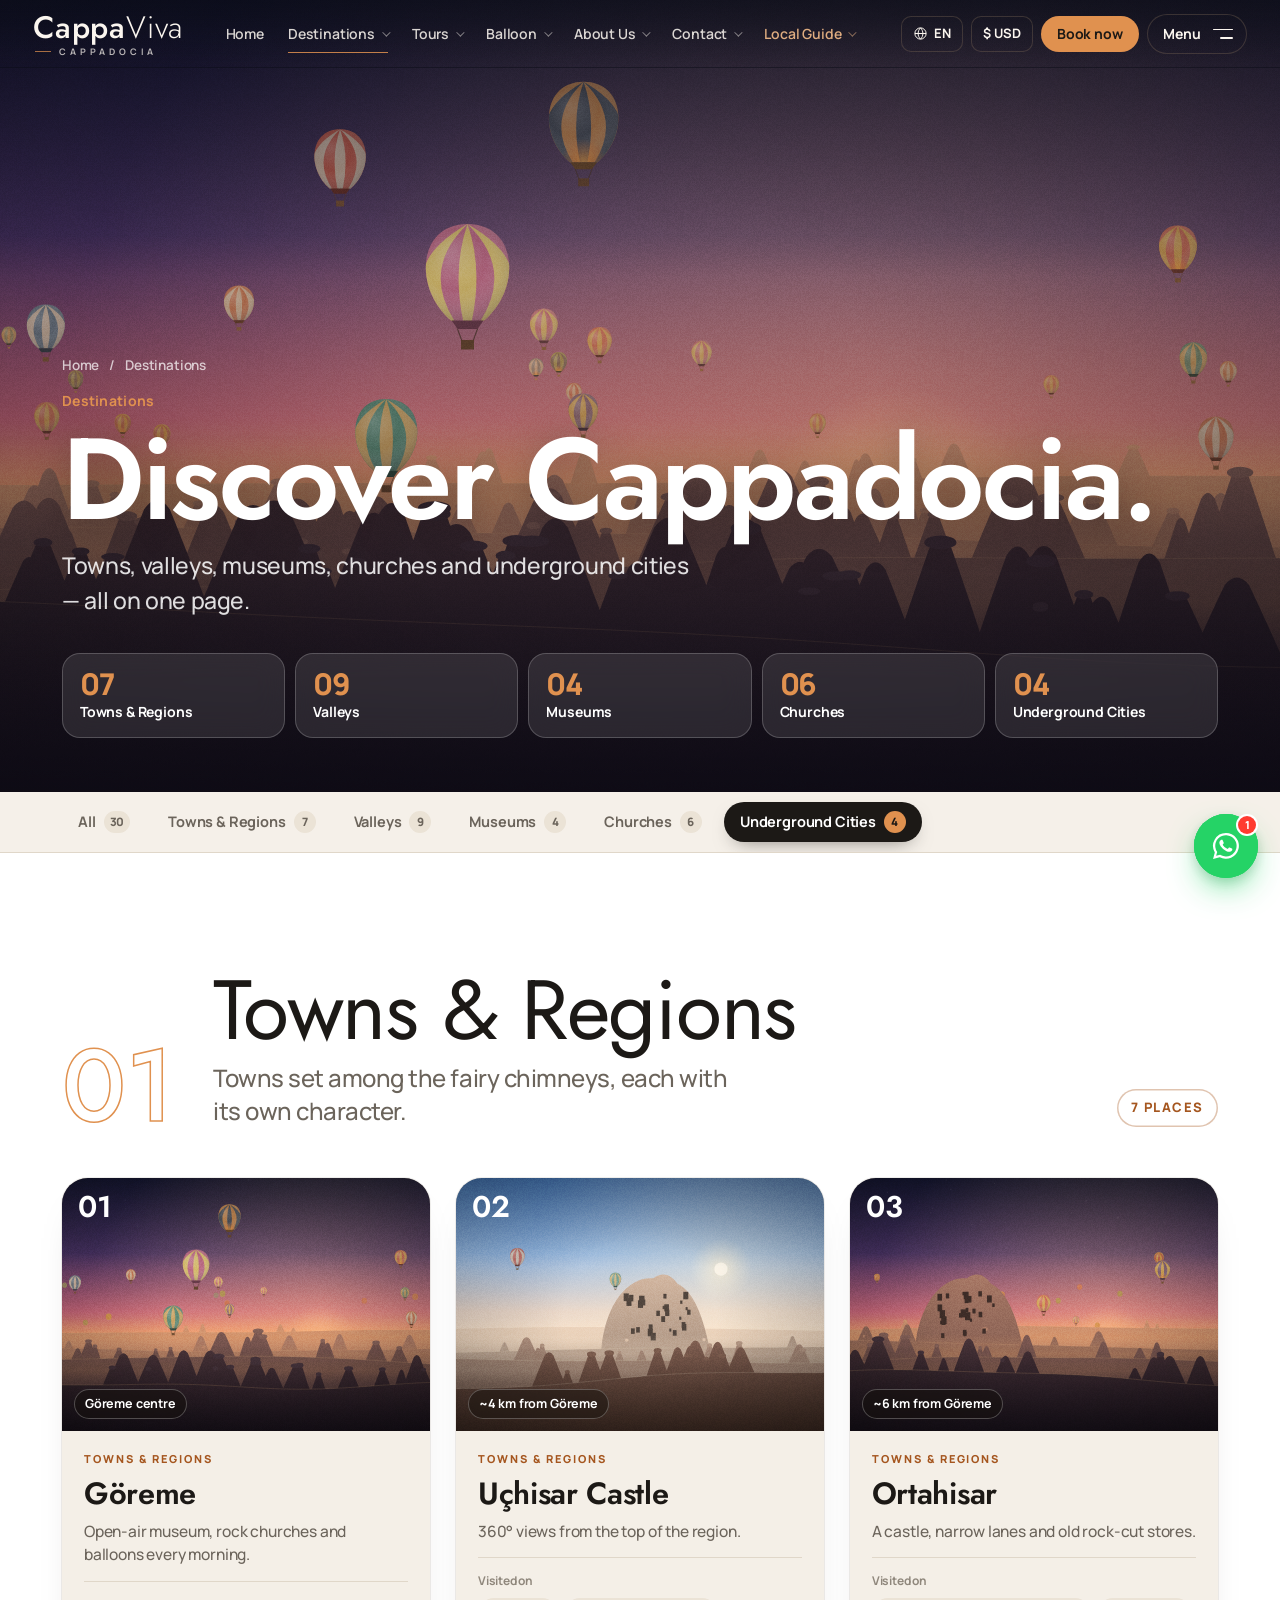
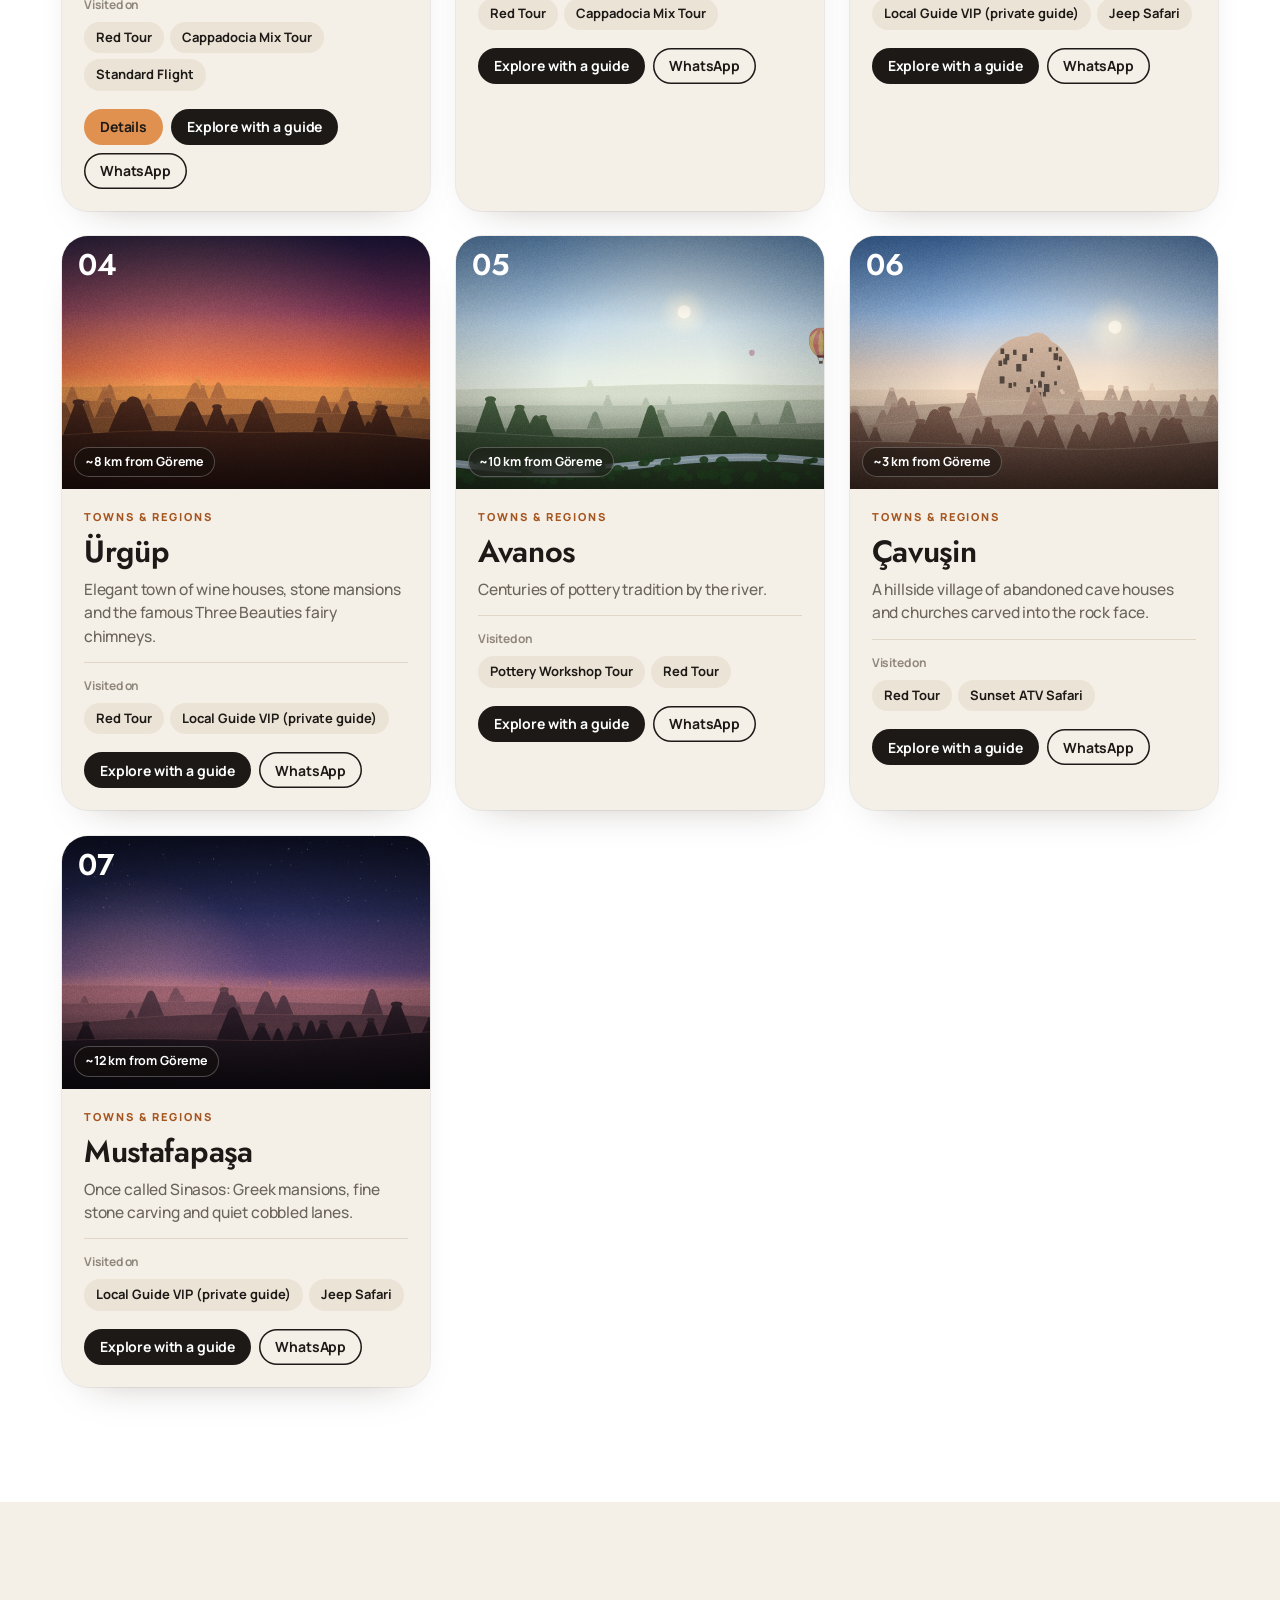
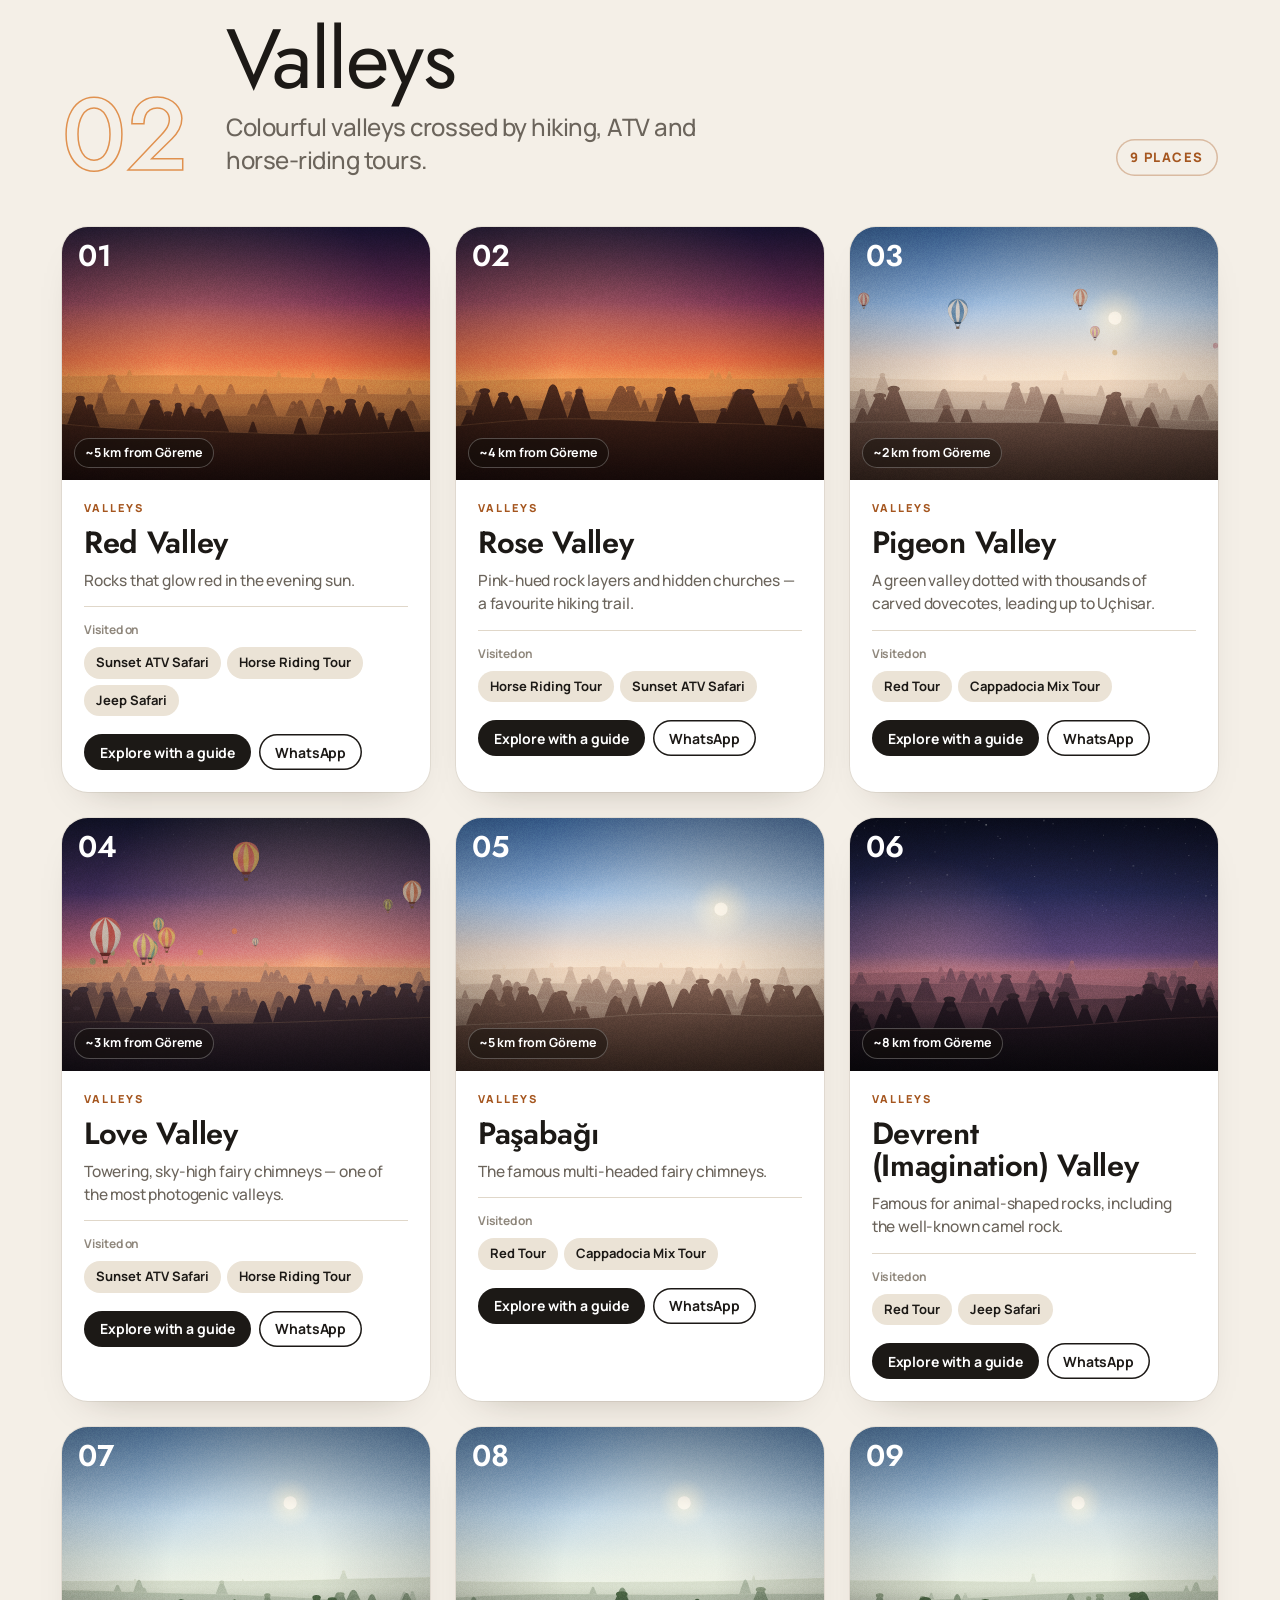
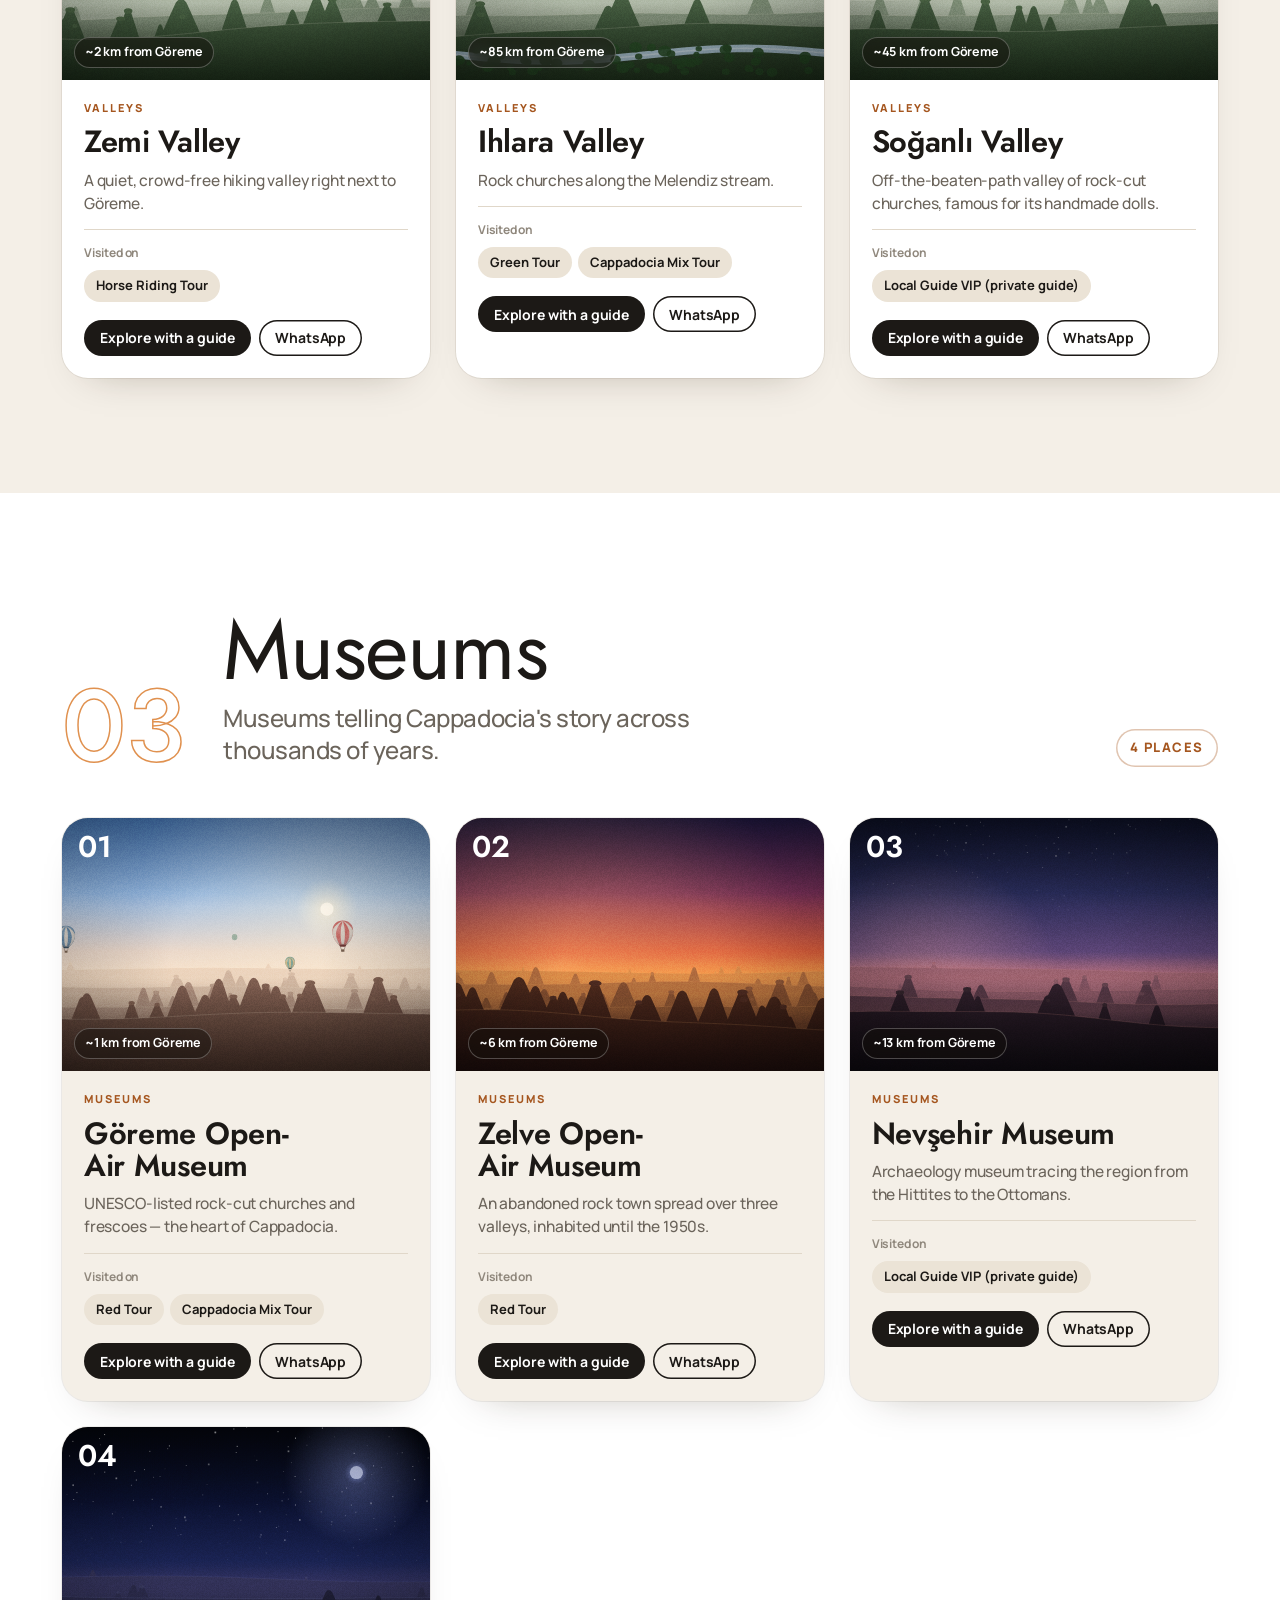
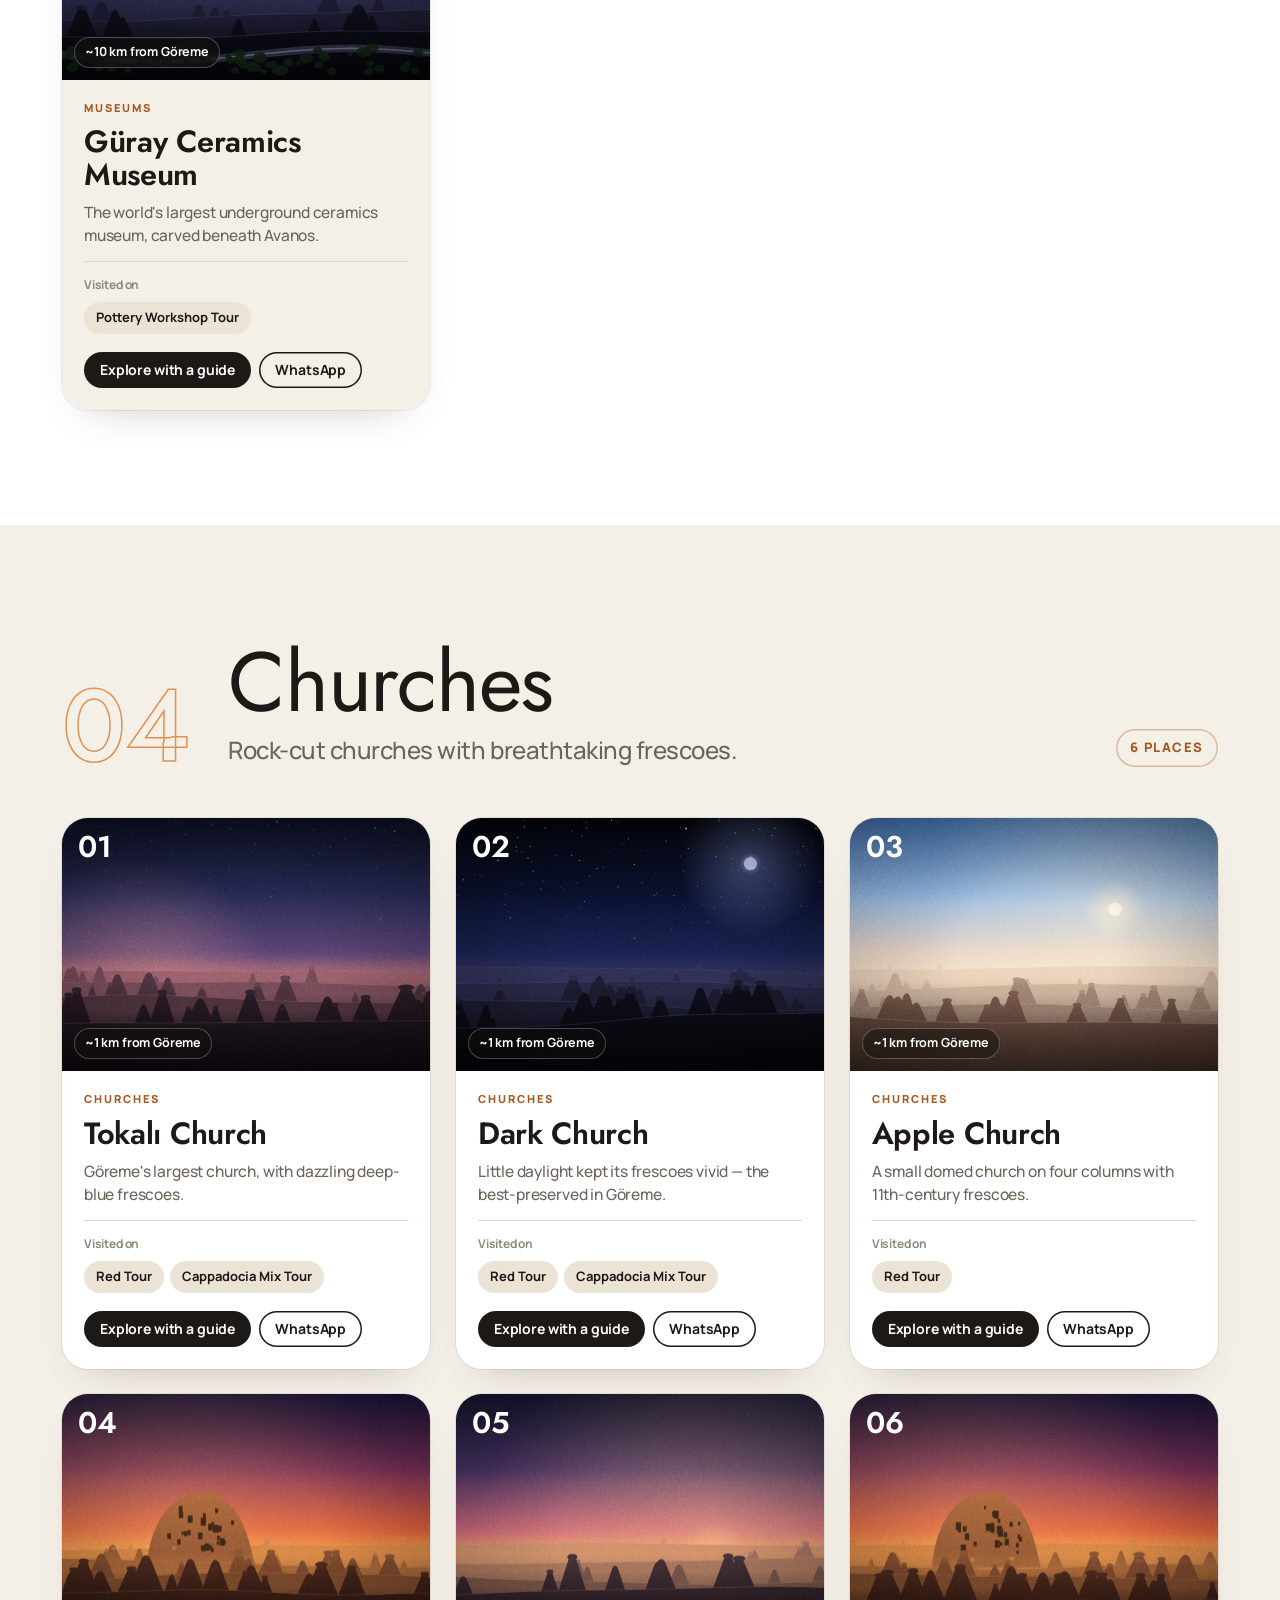
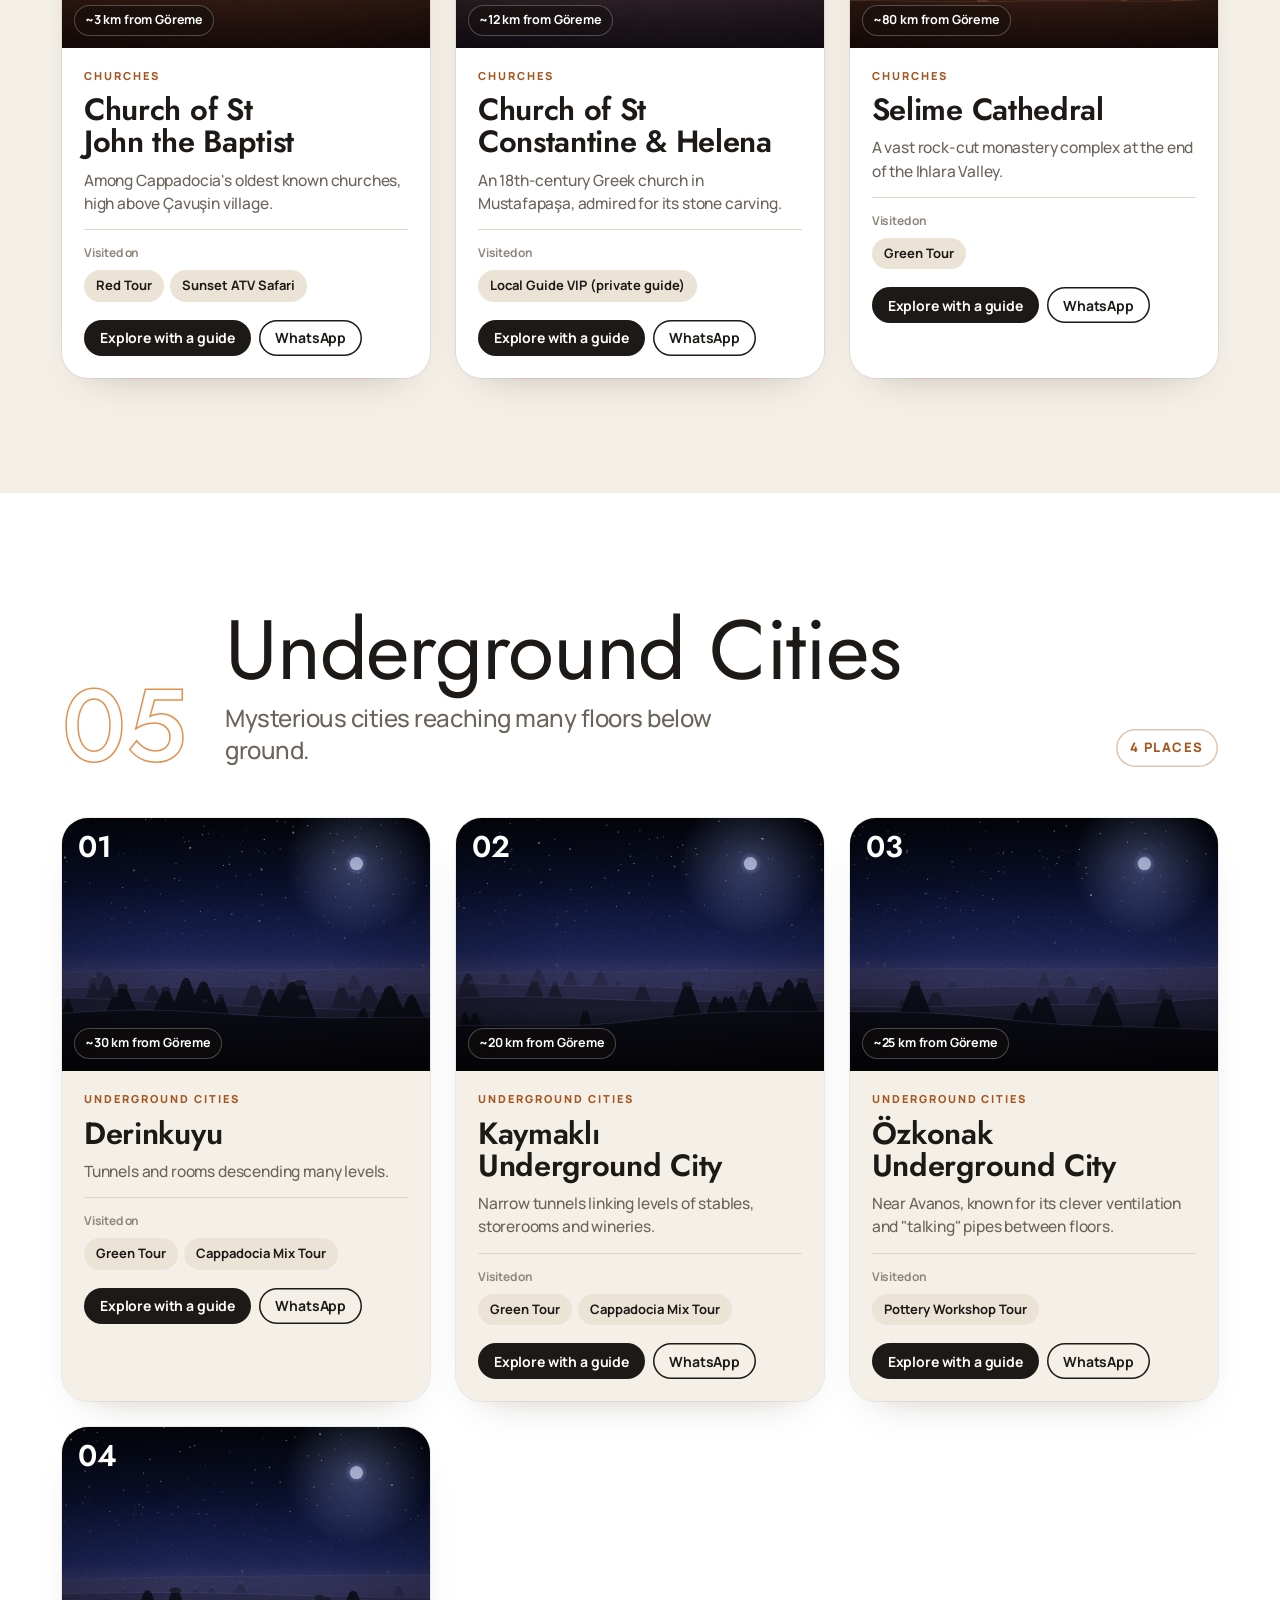
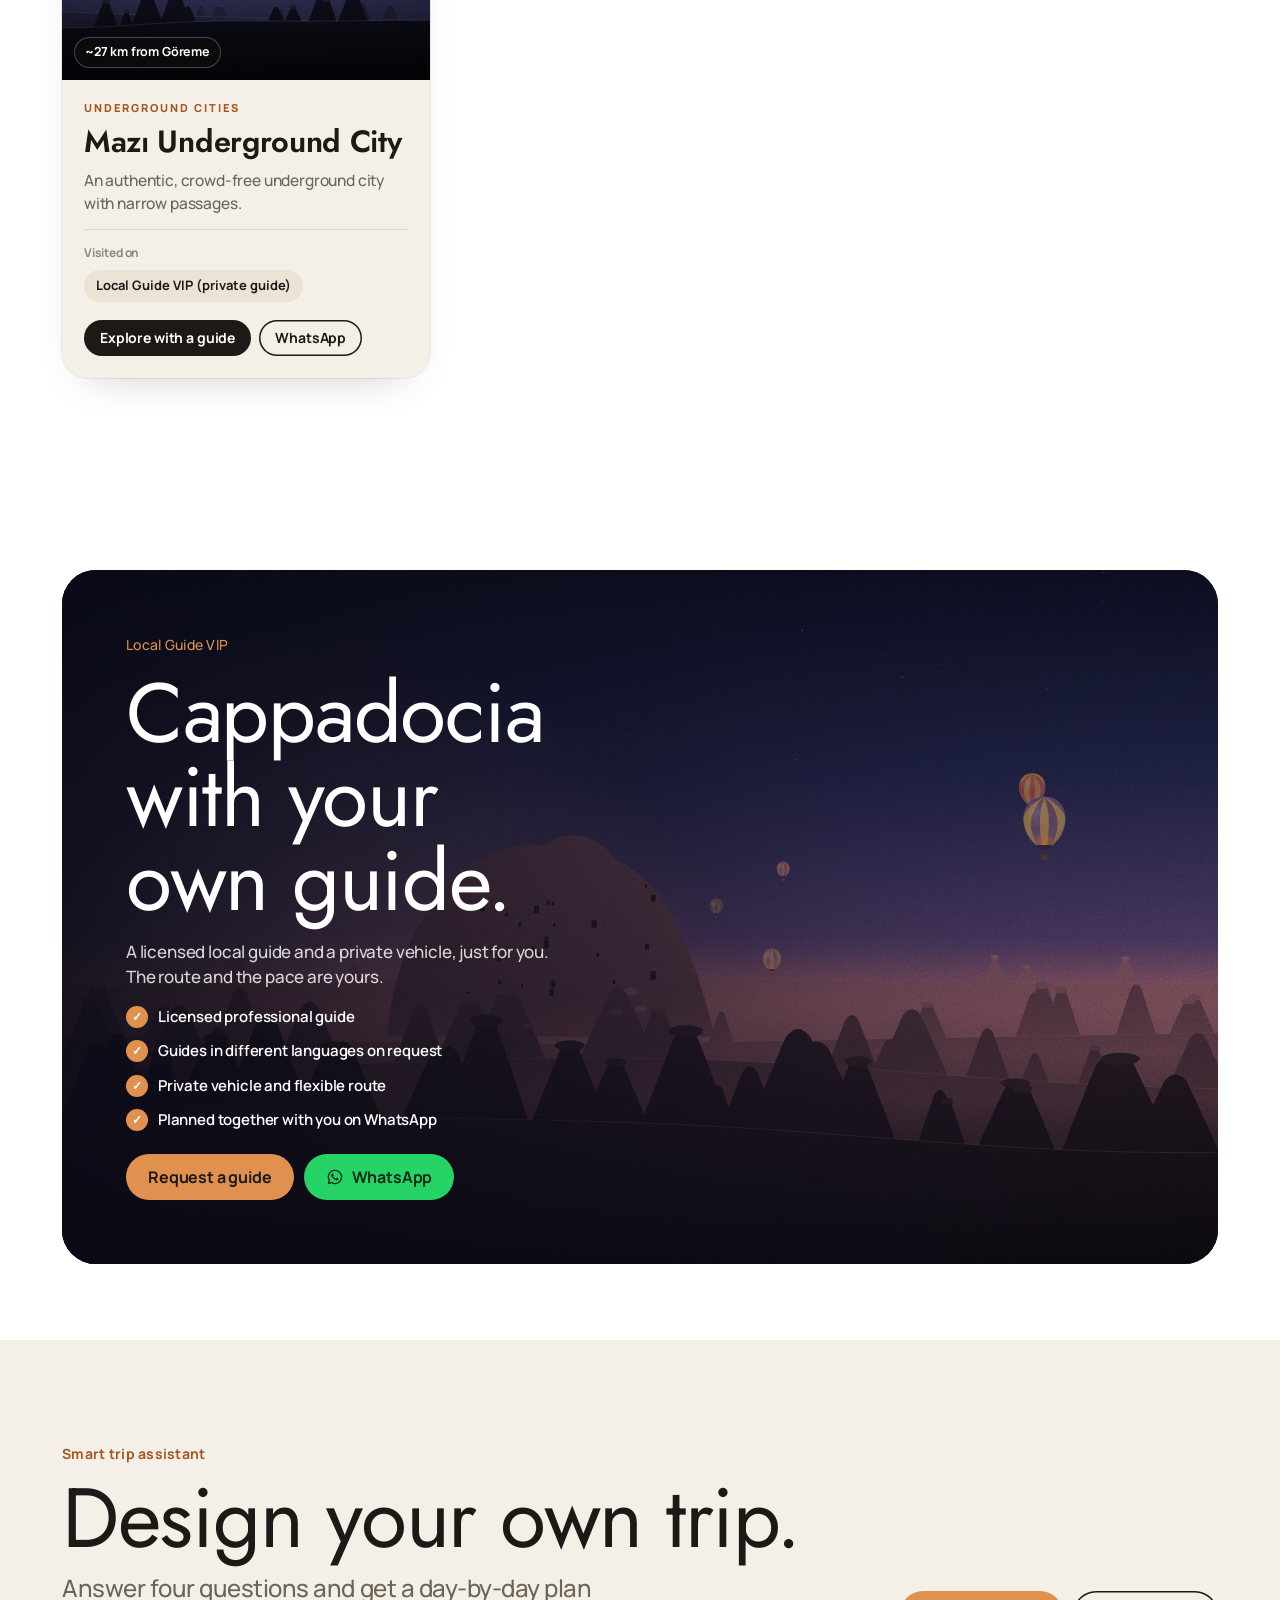
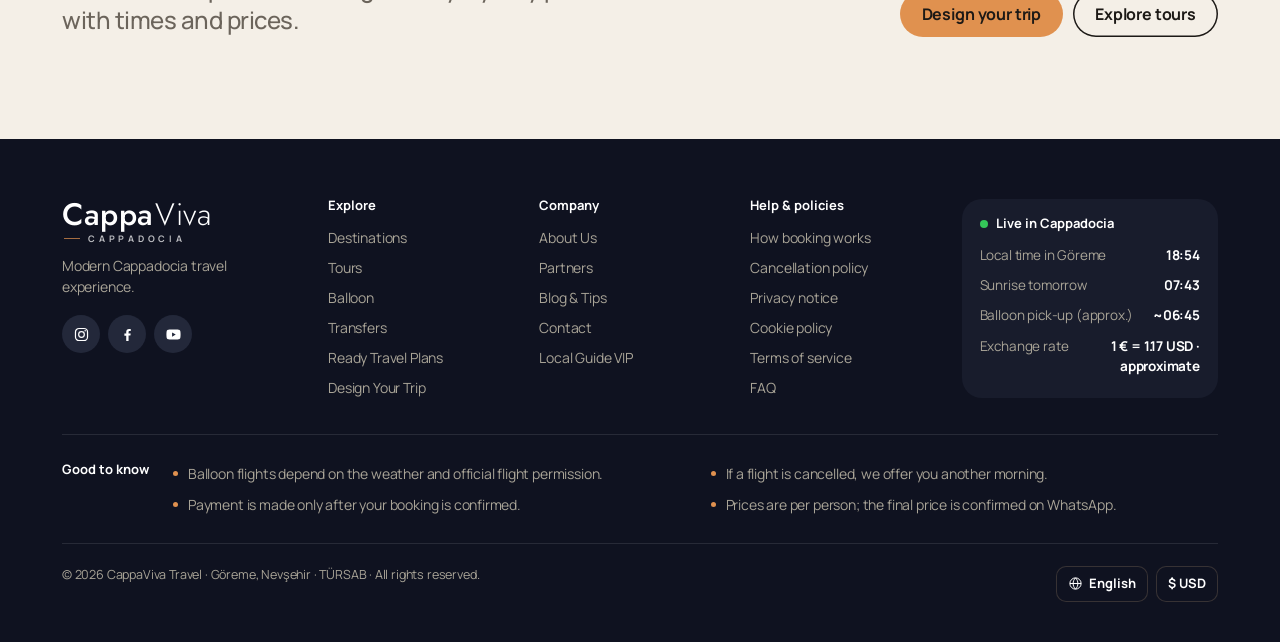
<file: destinasyon.html>
<!doctype html>
<html lang="en" dir="ltr">
<head>
<meta charset="utf-8">
<meta name="viewport" content="width=device-width,initial-scale=1,viewport-fit=cover">
<title>CappaViva</title>
<meta name="description" content="Cappadocia destinations: towns, valleys, museums, churches and underground cities — Göreme, Uçhisar, Ürgüp, Red Valley, Derinkuyu and more.">
<link rel="preconnect" href="https://fonts.googleapis.com">
<link rel="preconnect" href="https://fonts.gstatic.com" crossorigin>
<link rel="stylesheet" href="https://fonts.googleapis.com/css2?family=Manrope:wght@400;500;600;700;800&family=Jost:ital,wght@0,300;0,400;0,500;0,600;1,300;1,400&family=Noto+Sans+Arabic:wght@400;600;700;800&display=swap">
<link rel="stylesheet" href="assets/css/style.css">
<link rel="stylesheet" href="assets/css/premium.css?v=3">
<script src="assets/js/theme.js?v=3"></script>
</head>
<body>
<svg width="0" height="0" style="position:absolute" aria-hidden="true">
  <defs>
    <symbol id="i-star" viewBox="0 0 24 24"><path fill="currentColor" d="M12 2.8l2.8 6 6.5.7-4.9 4.4 1.4 6.4L12 17l-5.8 3.3 1.4-6.4L2.7 9.5l6.5-.7z"/></symbol>
    <symbol id="i-wa" viewBox="0 0 24 24"><path fill="currentColor" d="M12 2.2a9.7 9.7 0 0 0-8.4 14.6L2.3 21.7l5-1.3A9.7 9.7 0 1 0 12 2.2zm0 17.7a8 8 0 0 1-4.1-1.1l-.3-.2-3 .8.8-2.9-.2-.3A8 8 0 1 1 12 19.9zm4.4-6c-.2-.1-1.4-.7-1.7-.8s-.4-.1-.5.1-.6.8-.8.9-.3.2-.5 0a6.6 6.6 0 0 1-3.3-2.9c-.2-.4.2-.4.7-1.3.1-.2 0-.3 0-.4l-.8-1.8c-.2-.5-.4-.4-.5-.4h-.5a.9.9 0 0 0-.6.3 2.7 2.7 0 0 0-.9 2 4.7 4.7 0 0 0 1 2.5 10.7 10.7 0 0 0 4.1 3.6c1.5.7 2.1.7 2.9.6a2.4 2.4 0 0 0 1.6-1.1 2 2 0 0 0 .1-1.1c0-.1-.2-.2-.4-.3z"/></symbol>
    <symbol id="i-globe" viewBox="0 0 24 24"><g fill="none" stroke="currentColor" stroke-width="1.6"><circle cx="12" cy="12" r="9"/><path d="M3 12h18M12 3c2.6 2.6 3.8 5.6 3.8 9s-1.2 6.4-3.8 9c-2.6-2.6-3.8-5.6-3.8-9S9.4 5.6 12 3z"/></g></symbol>
    <symbol id="i-plane" viewBox="0 0 24 24"><path fill="none" stroke="currentColor" stroke-width="1.6" stroke-linejoin="round" d="M10.5 13.5 3 11l1.5-1.5 7 1L16 6c1-1 2.6-1.4 3.2-.8s.2 2.2-.8 3.2l-4.5 4.5 1 7L13.4 21.4l-2.5-7.5-3.4 3.4.3 2.2-1.3 1.3-1.4-3-3-1.4 1.3-1.3 2.2.3z"/></symbol>
    <symbol id="i-balloon" viewBox="0 0 24 24"><path fill="none" stroke="currentColor" stroke-width="1.6" stroke-linejoin="round" d="M12 2.5c-4 0-6.5 3-6.5 6.3 0 3 2.3 5.4 4.4 6.7h4.2c2.1-1.3 4.4-3.7 4.4-6.7 0-3.3-2.5-6.3-6.5-6.3zM12 2.5c-1.6 0-2.7 3-2.7 6.3 0 3 .9 5.4 1.7 6.7M12 2.5c1.6 0 2.7 3 2.7 6.3 0 3-.9 5.4-1.7 6.7M10 15.5l.4 3m3.6-3-.4 3"/><rect x="9.8" y="18.5" width="4.4" height="3" rx=".8" fill="none" stroke="currentColor" stroke-width="1.6"/></symbol>
    <symbol id="i-shield" viewBox="0 0 24 24"><path fill="none" stroke="currentColor" stroke-width="1.6" stroke-linejoin="round" d="M12 3 4.5 6v5.5c0 4.6 3.2 8 7.5 9.5 4.3-1.5 7.5-4.9 7.5-9.5V6zM8.5 12l2.5 2.5 4.5-5"/></symbol>
    <symbol id="i-arrow" viewBox="0 0 16 16"><path fill="none" stroke="currentColor" stroke-width="2" stroke-linecap="round" stroke-linejoin="round" d="M6 3l5 5-5 5"/></symbol>
    <symbol id="i-x" viewBox="0 0 16 16"><path fill="none" stroke="currentColor" stroke-width="2" stroke-linecap="round" d="M3 3l10 10M13 3 3 13"/></symbol>
    <symbol id="i-copy" viewBox="0 0 16 16"><rect x="5" y="5" width="8.5" height="8.5" rx="1.5" fill="none" stroke="currentColor" stroke-width="1.5"/><path fill="none" stroke="currentColor" stroke-width="1.5" d="M3 10.5V3.8A1.3 1.3 0 0 1 4.3 2.5H11"/></symbol>
    <symbol id="i-ig" viewBox="0 0 24 24"><rect x="3.5" y="3.5" width="17" height="17" rx="5" fill="none" stroke="currentColor" stroke-width="1.7"/><circle cx="12" cy="12" r="4" fill="none" stroke="currentColor" stroke-width="1.7"/><circle cx="17.2" cy="6.8" r="1.1" fill="currentColor"/></symbol>
    <symbol id="i-fb" viewBox="0 0 24 24"><path fill="currentColor" d="M13.5 21v-7.5h2.6l.4-3h-3V8.6c0-.9.3-1.5 1.5-1.5h1.6V4.4a21 21 0 0 0-2.4-.1c-2.4 0-4 1.4-4 4.1v2.2H7.6v3h2.6V21z"/></symbol>
    <symbol id="i-yt" viewBox="0 0 24 24"><path fill="currentColor" d="M21.6 7.2a2.5 2.5 0 0 0-1.8-1.8C18.2 5 12 5 12 5s-6.2 0-7.8.4A2.5 2.5 0 0 0 2.4 7.2 26 26 0 0 0 2 12a26 26 0 0 0 .4 4.8 2.5 2.5 0 0 0 1.8 1.8C5.8 19 12 19 12 19s6.2 0 7.8-.4a2.5 2.5 0 0 0 1.8-1.8A26 26 0 0 0 22 12a26 26 0 0 0-.4-4.8zM10 15V9l5.2 3z"/></symbol>
  </defs>
</svg>

<div id="page">
<header class="nav on-hero" id="nav">
  <div class="nav-in">
    <a class="wm" href="index.html" aria-label="CappaViva"><span class="wm-name">Cappa<i>Viva</i></span><span class="wm-sub">Cappadocia</span></a>
    <ul class="nav-links" id="navLinks">
      <li><a href="index.html" data-i18n="nav.home">Home</a></li>
      <li data-mega="dest"><a href="destinasyonlar.html" class="active" aria-current="page"><span data-i18n="nav.dest">Destinations</span><i class="car"></i></a></li>
      <li data-mega="tours"><a href="turlar.html"><span data-i18n="nav.tours">Tours</span><i class="car"></i></a></li>
      <li data-mega="balloon"><a href="index.html#balon"><span data-i18n="nav.balloon">Balloon</span><i class="car"></i></a></li>
      <li data-mega="about"><a href="index.html#hakkimizda"><span data-i18n="nav.about">About Us</span><i class="car"></i></a></li>
      <li data-mega="contact"><a href="index.html#iletisim"><span data-i18n="nav.contact">Contact</span><i class="car"></i></a></li>
      <li data-mega="guide"><a href="index.html#rezervasyon" class="guide" data-book="vip"><span data-i18n="nav.guide">Local Guide</span><i class="car"></i></a></li>
    </ul>
    <div class="nav-tools">
      <div class="pop-wrap" id="langWrap">
        <button class="chip-btn" id="langBtn" aria-haspopup="menu" aria-expanded="false" data-i18n-aria="nav.lang"><svg><use href="#i-globe"/></svg><span id="langCode">EN</span></button>
        <div class="pop" role="menu"><h5 data-i18n="nav.lang">Language</h5><div class="lang-grid" id="langGrid"></div></div>
      </div>
      <div class="pop-wrap cur-btn" id="curWrap">
        <button class="chip-btn" id="curBtn" aria-haspopup="menu" aria-expanded="false" data-i18n-aria="nav.cur"><span id="curCode">€ EUR</span></button>
        <div class="pop" role="menu"><h5 data-i18n="nav.cur">Currency</h5><div class="cur-list" id="curList"></div><p class="note" id="curNote"></p></div>
      </div>
      <a class="btn btn-primary btn-sm" href="index.html#rezervasyon" data-book="" data-i18n="nav.book">Book now</a>
      <button class="menu-btn" id="menuBtn" aria-expanded="false" aria-controls="drawer"><span data-i18n="nav.menu">Menu</span><span class="lines"><i></i><i></i></span></button>
    </div>
  </div>
  <i class="progress" id="progress"></i>
  <div class="mega" id="mega"><div class="mega-in" id="megaIn"></div></div>
</header>
<div class="mega-scrim" id="megaScrim"></div>

<!-- GÖREME (ve diğer yerlerin) DETAY SAYFASI — içerik place-details.js'ten otomatik gelir -->
<main id="placePage" class="dpage"></main>

<footer>
  <div class="c">
    <div class="ft-top">
      <div class="ft-brand">
        <span class="wm"><span class="wm-name">Cappa<i>Viva</i></span><span class="wm-sub">Cappadocia</span></span>
        <p data-i18n="ft.tagline">Modern Cappadocia travel experience.</p>
        <div class="ft-social"><a href="#" aria-label="Instagram"><svg><use href="#i-ig"/></svg></a><a href="#" aria-label="Facebook"><svg><use href="#i-fb"/></svg></a><a href="#" aria-label="YouTube"><svg><use href="#i-yt"/></svg></a></div>
      </div>
      <div><h4 data-i18n="ft.explore"></h4><ul><li><a href="destinasyonlar.html" data-i18n="nav.dest"></a></li><li><a href="index.html#turlar" data-i18n="nav.tours"></a></li><li><a href="index.html#balon" data-i18n="nav.balloon"></a></li><li><a href="index.html#transfer" data-i18n="dr.transfer"></a></li><li><a href="index.html#planlar" data-i18n="dr.plans"></a></li><li><a href="index.html#planla" data-i18n="dr.planner"></a></li></ul></div>
      <div><h4 data-i18n="ft.company"></h4><ul><li><a href="index.html#hakkimizda" data-i18n="nav.about"></a></li><li><a href="index.html#ortaklar" data-i18n="pt.eyebrow"></a></li><li><a href="index.html#blog" data-i18n="dr.blog"></a></li><li><a href="index.html#iletisim" data-i18n="nav.contact"></a></li><li><a href="index.html#rezervasyon" data-book="vip" data-i18n="dr.vip"></a></li></ul></div>
      <div><h4 data-i18n="ft.help"></h4><ul><li><a href="index.html#sss" data-i18n="ft.guide"></a></li><li><a href="#" data-i18n="ft.cancel"></a></li><li><a href="#" data-i18n="ft.privacy"></a></li><li><a href="#" data-i18n="ft.cookies"></a></li><li><a href="#" data-i18n="ft.terms"></a></li><li><a href="index.html#sss" data-i18n="dr.faq"></a></li></ul></div>
      <div class="live">
        <h4><i></i><span data-i18n="ft.live"></span></h4>
        <div class="live-row"><span data-i18n="ft.time"></span><b data-live="time">—</b></div>
        <div class="live-row"><span data-i18n="ft.sunrise"></span><b data-live="sun">—</b></div>
        <div class="live-row"><span data-i18n="ft.pickup"></span><b data-live="pick">—</b></div>
        <div class="live-row" data-live-wrap="temp" hidden><span data-i18n="wx.temp"></span><b data-live="temp">—</b></div>
        <div class="live-row" data-live-wrap="wind" hidden><span data-i18n="wx.wind"></span><b data-live="wind">—</b></div>
        <div class="live-row"><span data-i18n="ft.rate"></span><b data-live="rate">—</b></div>
      </div>
    </div>
    <div class="ft-pol">
      <h4 data-i18n="ft.pol.t">Good to know</h4>
      <ul><li data-i18n="ft.pol1"></li><li data-i18n="ft.pol2"></li><li data-i18n="ft.pol3"></li><li data-i18n="ft.pol4"></li></ul>
    </div>
    <div class="ft-bot">
      <span>© 2026 CappaViva Travel · Göreme, Nevşehir · TÜRSAB · <span data-i18n="ft.rights"></span></span>
      <span class="ft-set"><button class="chip-btn" data-open="lang"><svg><use href="#i-globe"/></svg><span data-lang-name></span></button><button class="chip-btn" data-open="cur"><span data-cur-name></span></button></span>
    </div>
  </div>
</footer>
</div>

<aside class="drawer" id="drawer" aria-label="Menu" aria-hidden="true">
  <div class="dr-head"><a class="wm" href="index.html"><span class="wm-name">Cappa<i>Viva</i></span><span class="wm-sub">Cappadocia</span></a><button class="dr-close" id="drClose"><span data-i18n="nav.close">Close</span><svg><use href="#i-x"/></svg></button></div>
  <div class="dr-body"><div class="dr-grid" id="drBody"></div></div>
  <div class="dr-foot">
    <div class="row"><a class="btn btn-primary" href="index.html#rezervasyon" data-book="" data-i18n="nav.book">Book now</a><a class="btn btn-wa" data-wa-link target="_blank" rel="noopener"><svg width="18" height="18"><use href="#i-wa"/></svg>WhatsApp</a></div>
    <div class="dr-contact"><span><b data-phone></b></span><span><b data-email></b></span></div>
  </div>
</aside>

<div class="lp" id="lp" role="dialog" aria-live="polite" hidden>
  <div class="lp-top"><span class="lp-globe"><svg><use href="#i-globe"/></svg></span><p id="lpQ"></p></div>
  <div class="lp-acts"><button class="btn btn-sm" id="lpNo" style="color:rgba(255,255,255,.8)"></button><button class="btn btn-primary btn-sm" id="lpYes"></button></div>
</div>

<div class="toast" id="toast" role="status" aria-live="polite"></div>

<script src="assets/js/data.js"></script>
<script src="assets/js/lang/en.js"></script>
<script src="assets/js/i18n.js"></script>
<script src="assets/js/scene.js"></script>
<script src="assets/js/places.js"></script>
<script src="assets/js/offers.js"></script>
<script src="assets/js/wa-msg.js"></script><script src="assets/js/guide.js"></script><script src="assets/js/app.js"></script>
<script src="assets/js/wa-widget.js"></script>
<script src="assets/js/place-details.js"></script>
<script src="assets/js/place-page.js"></script>
</body>
</html>
</file>
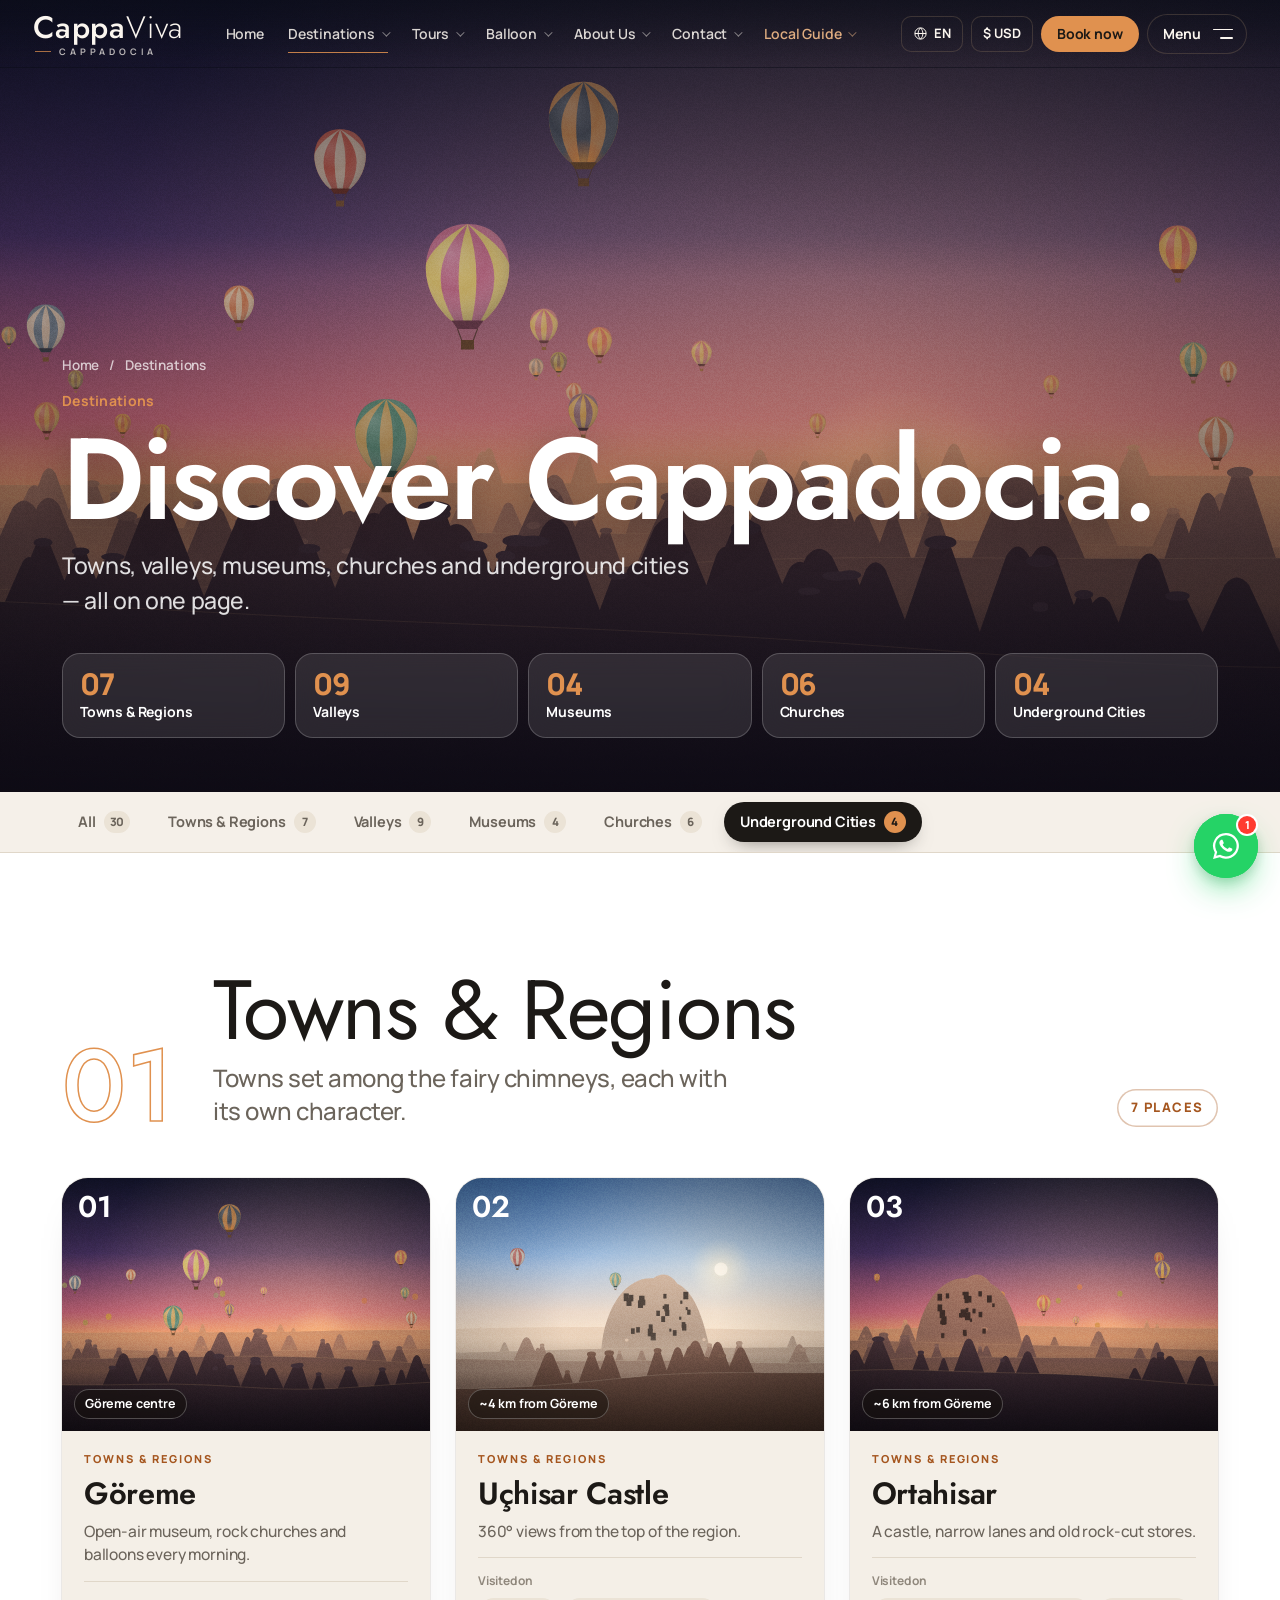
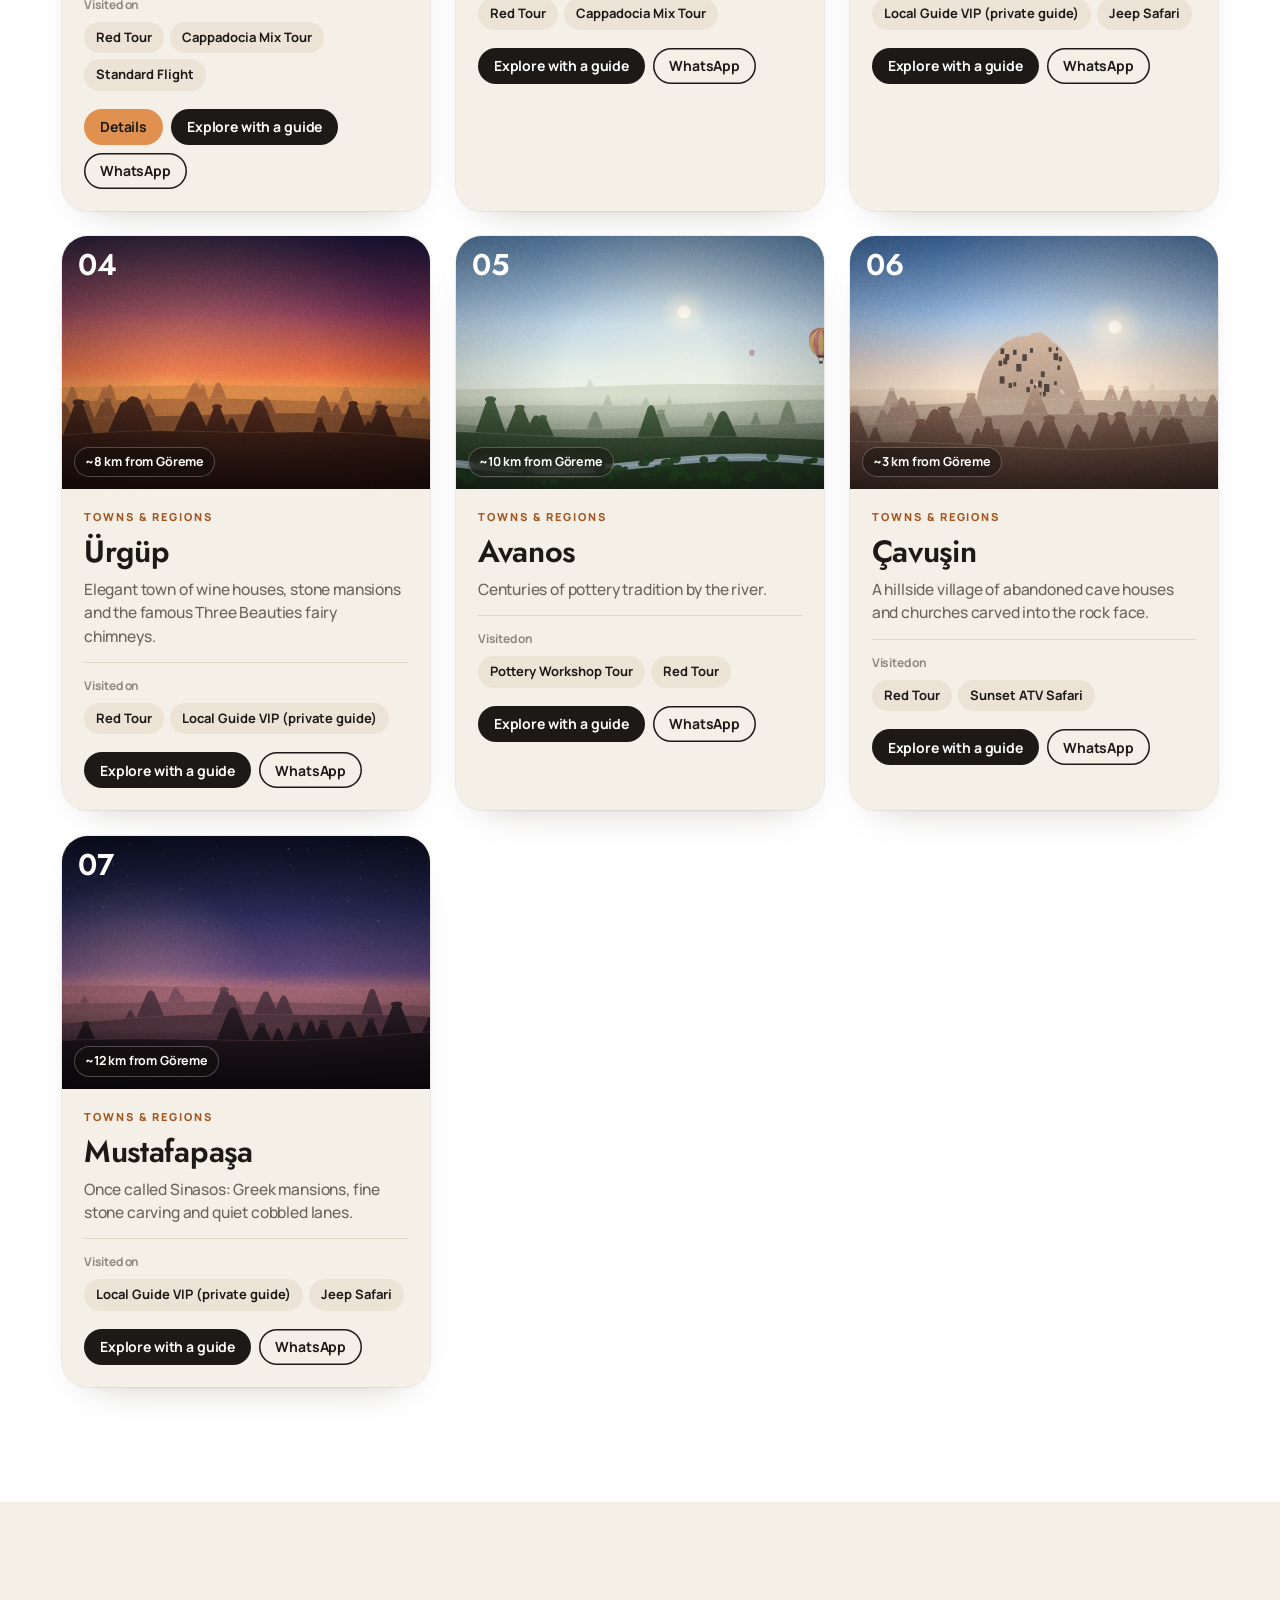
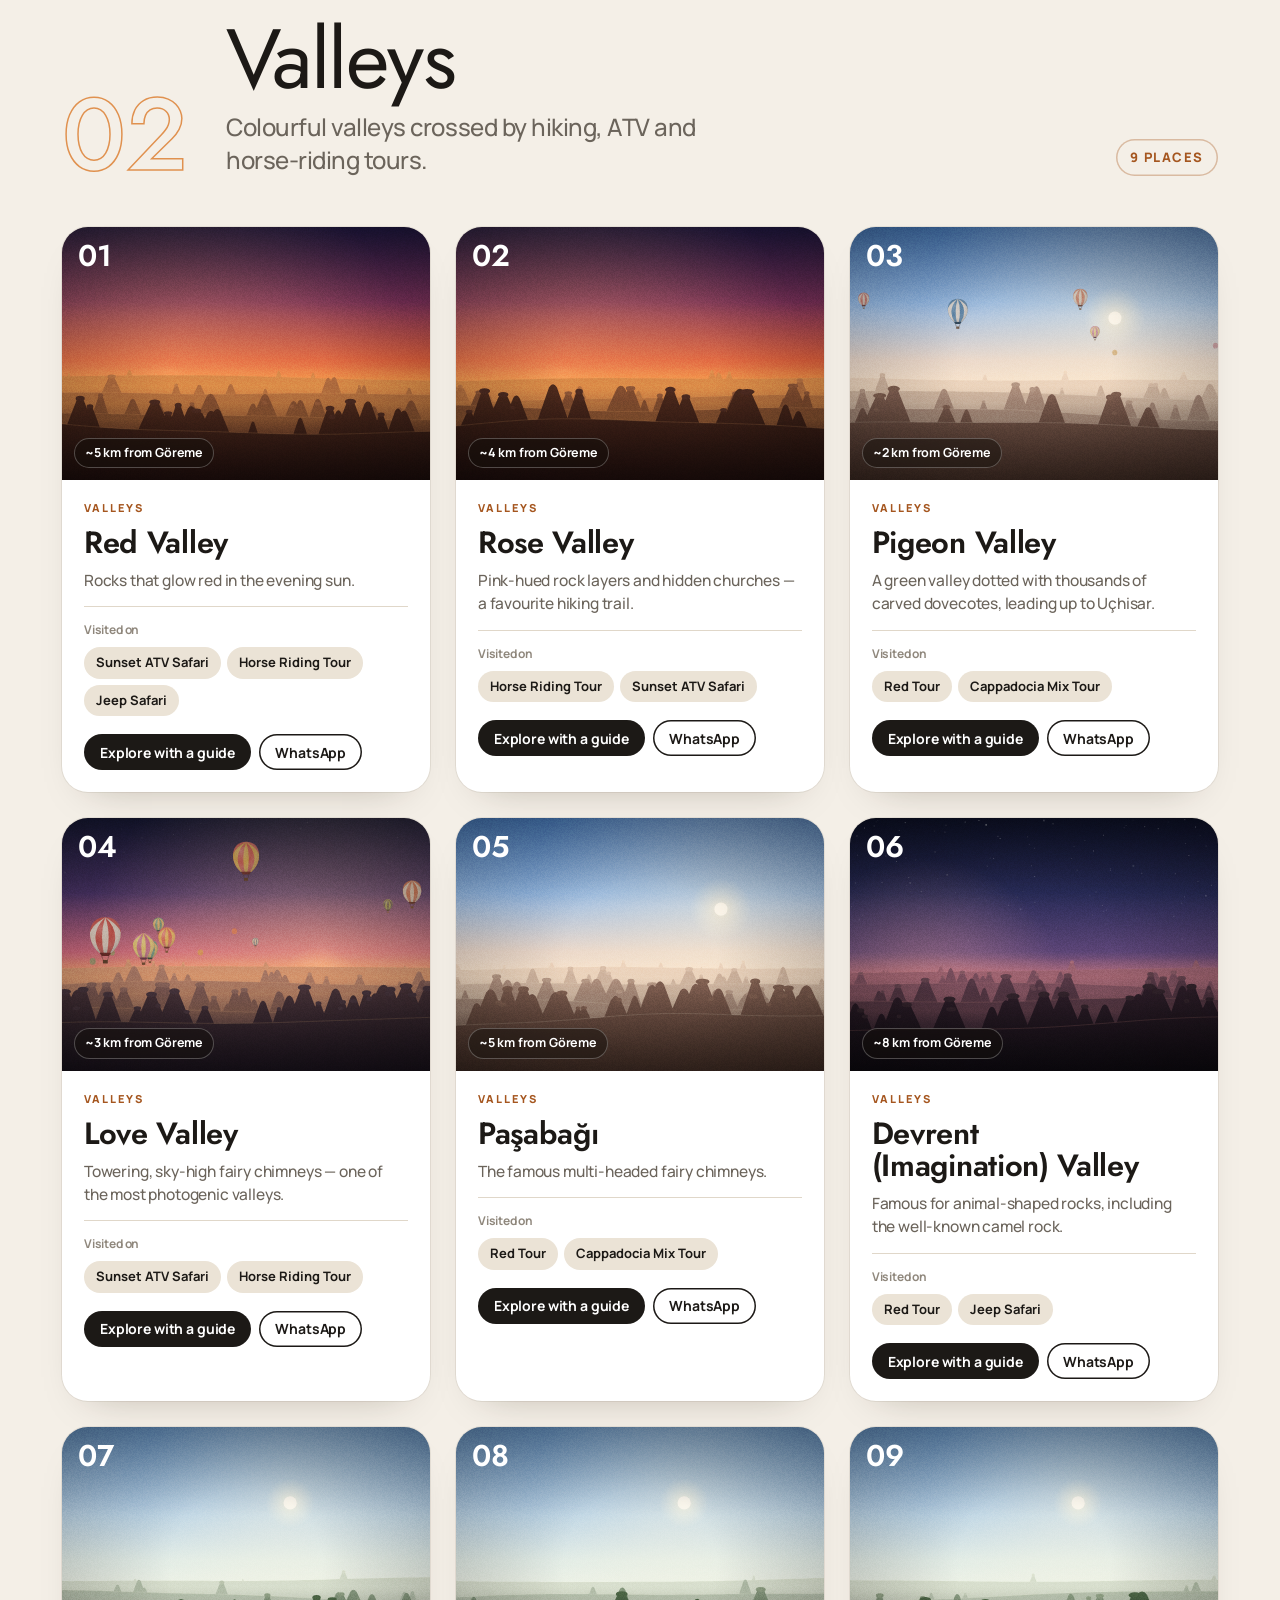
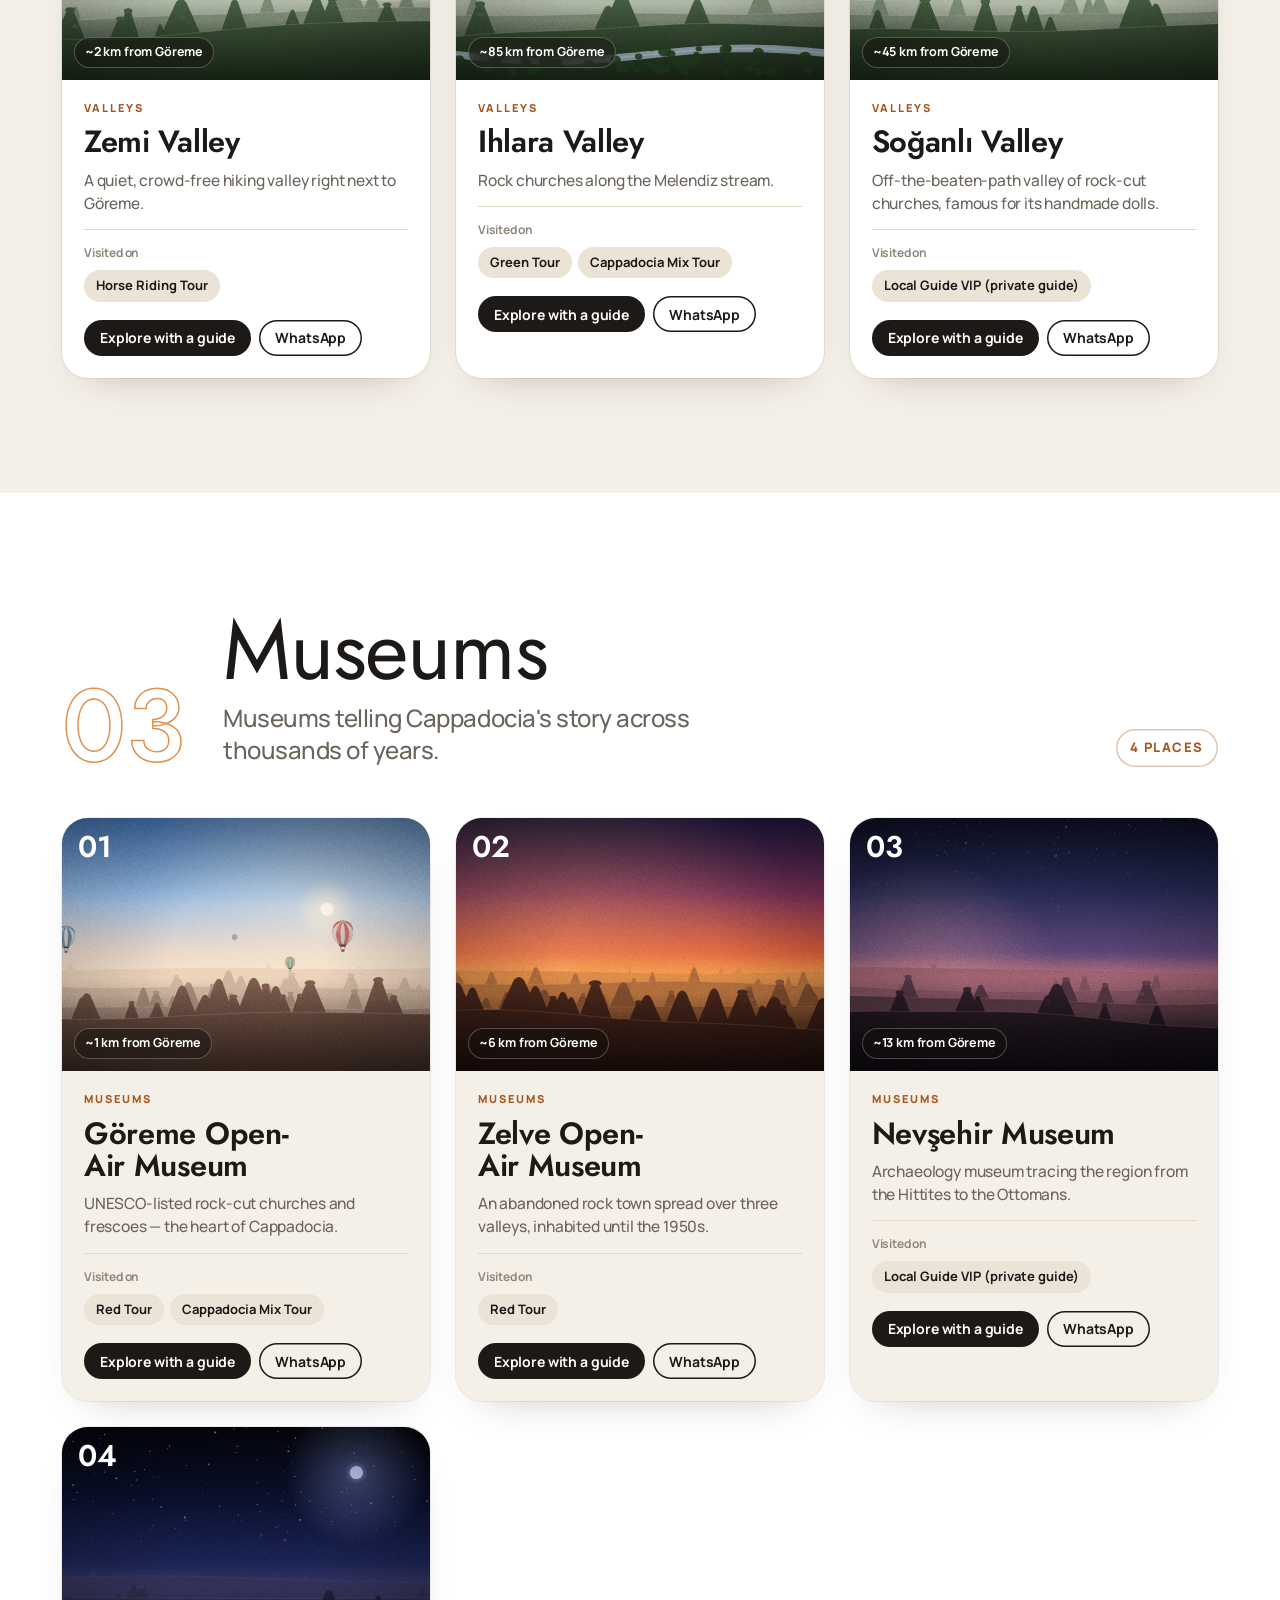
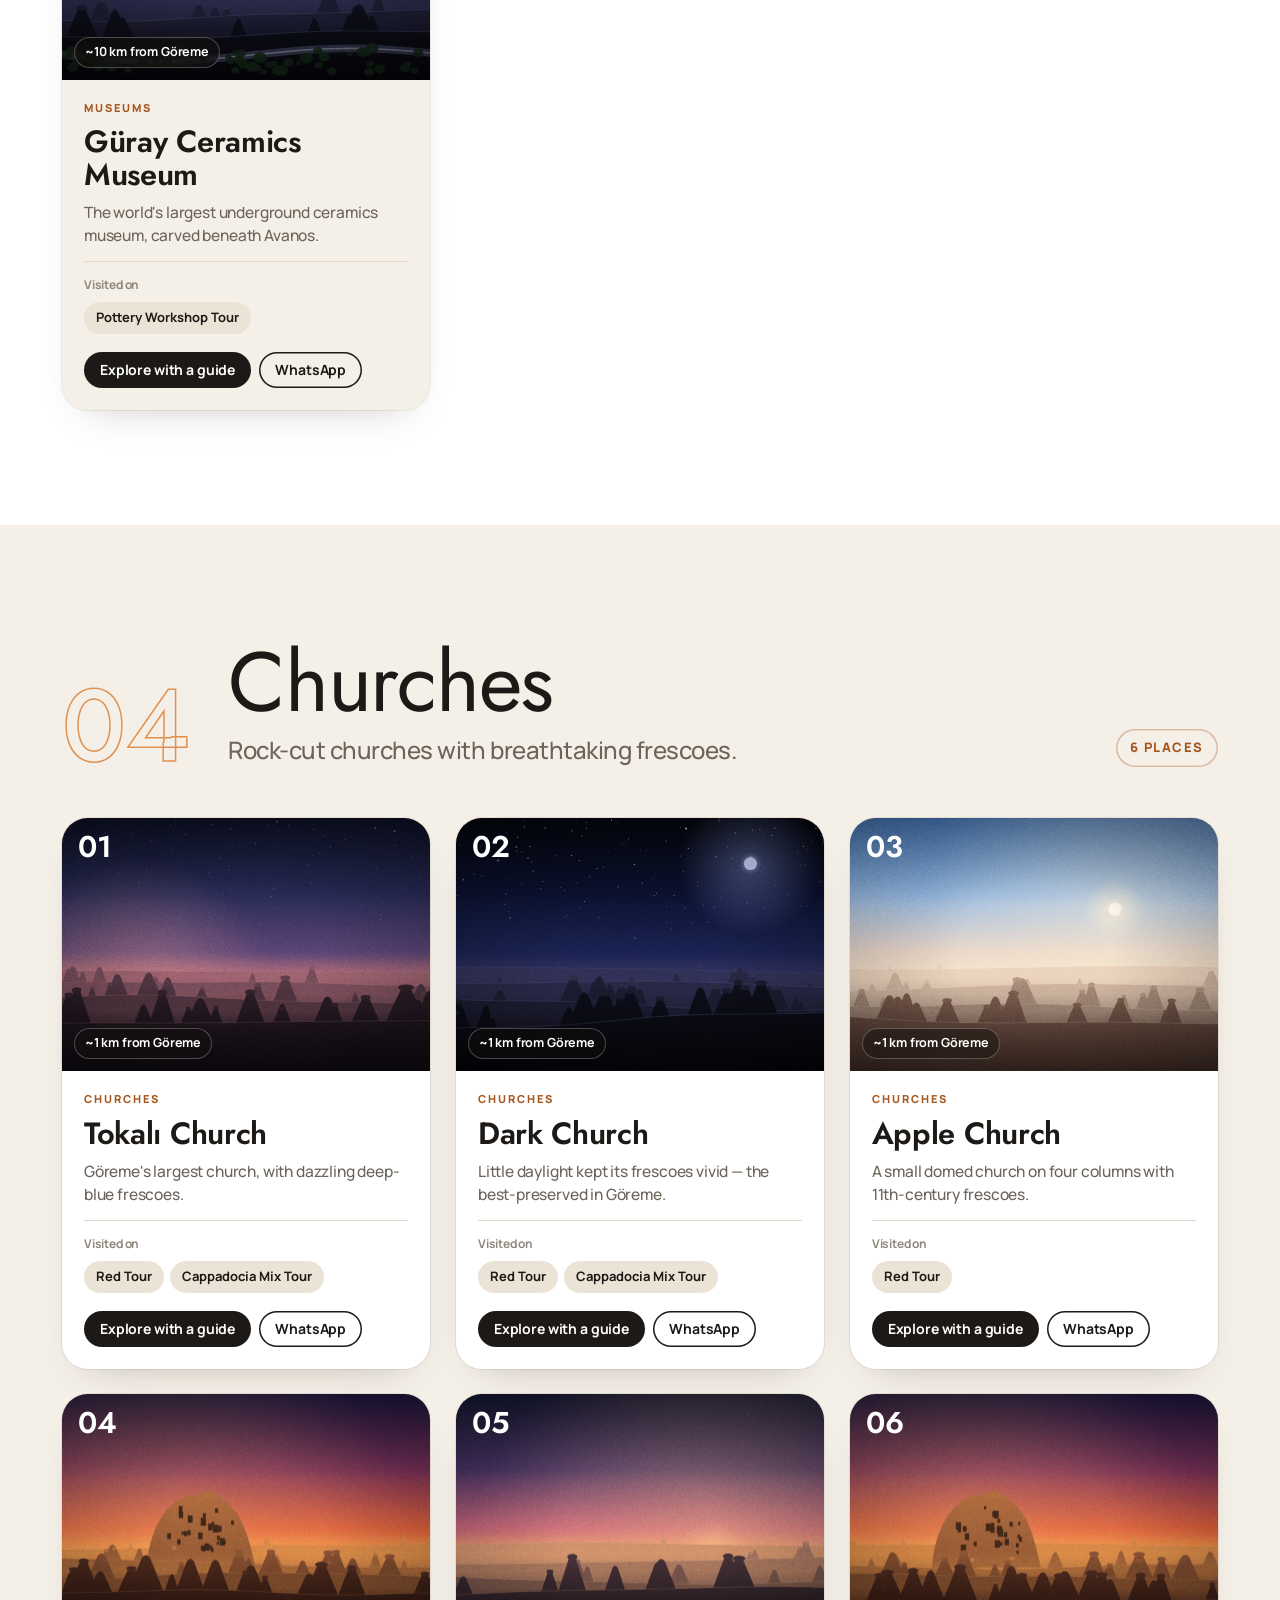
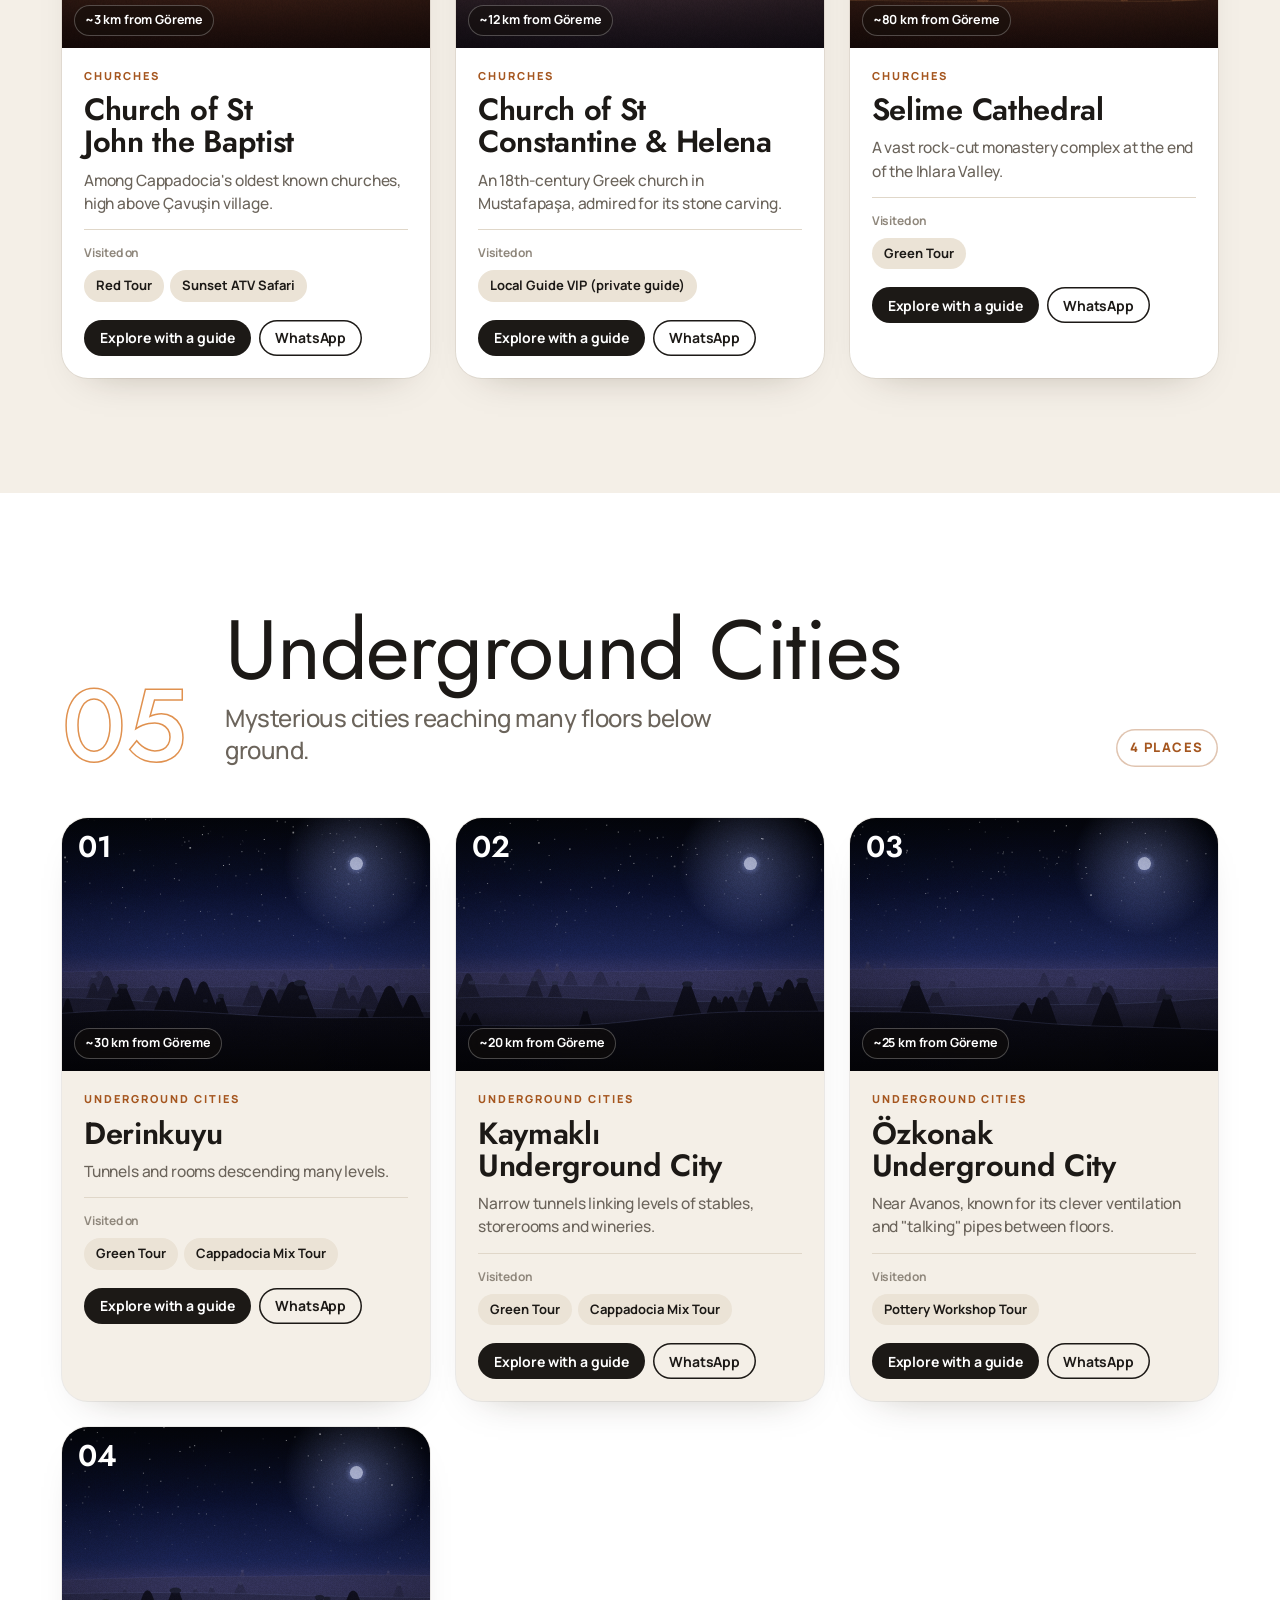
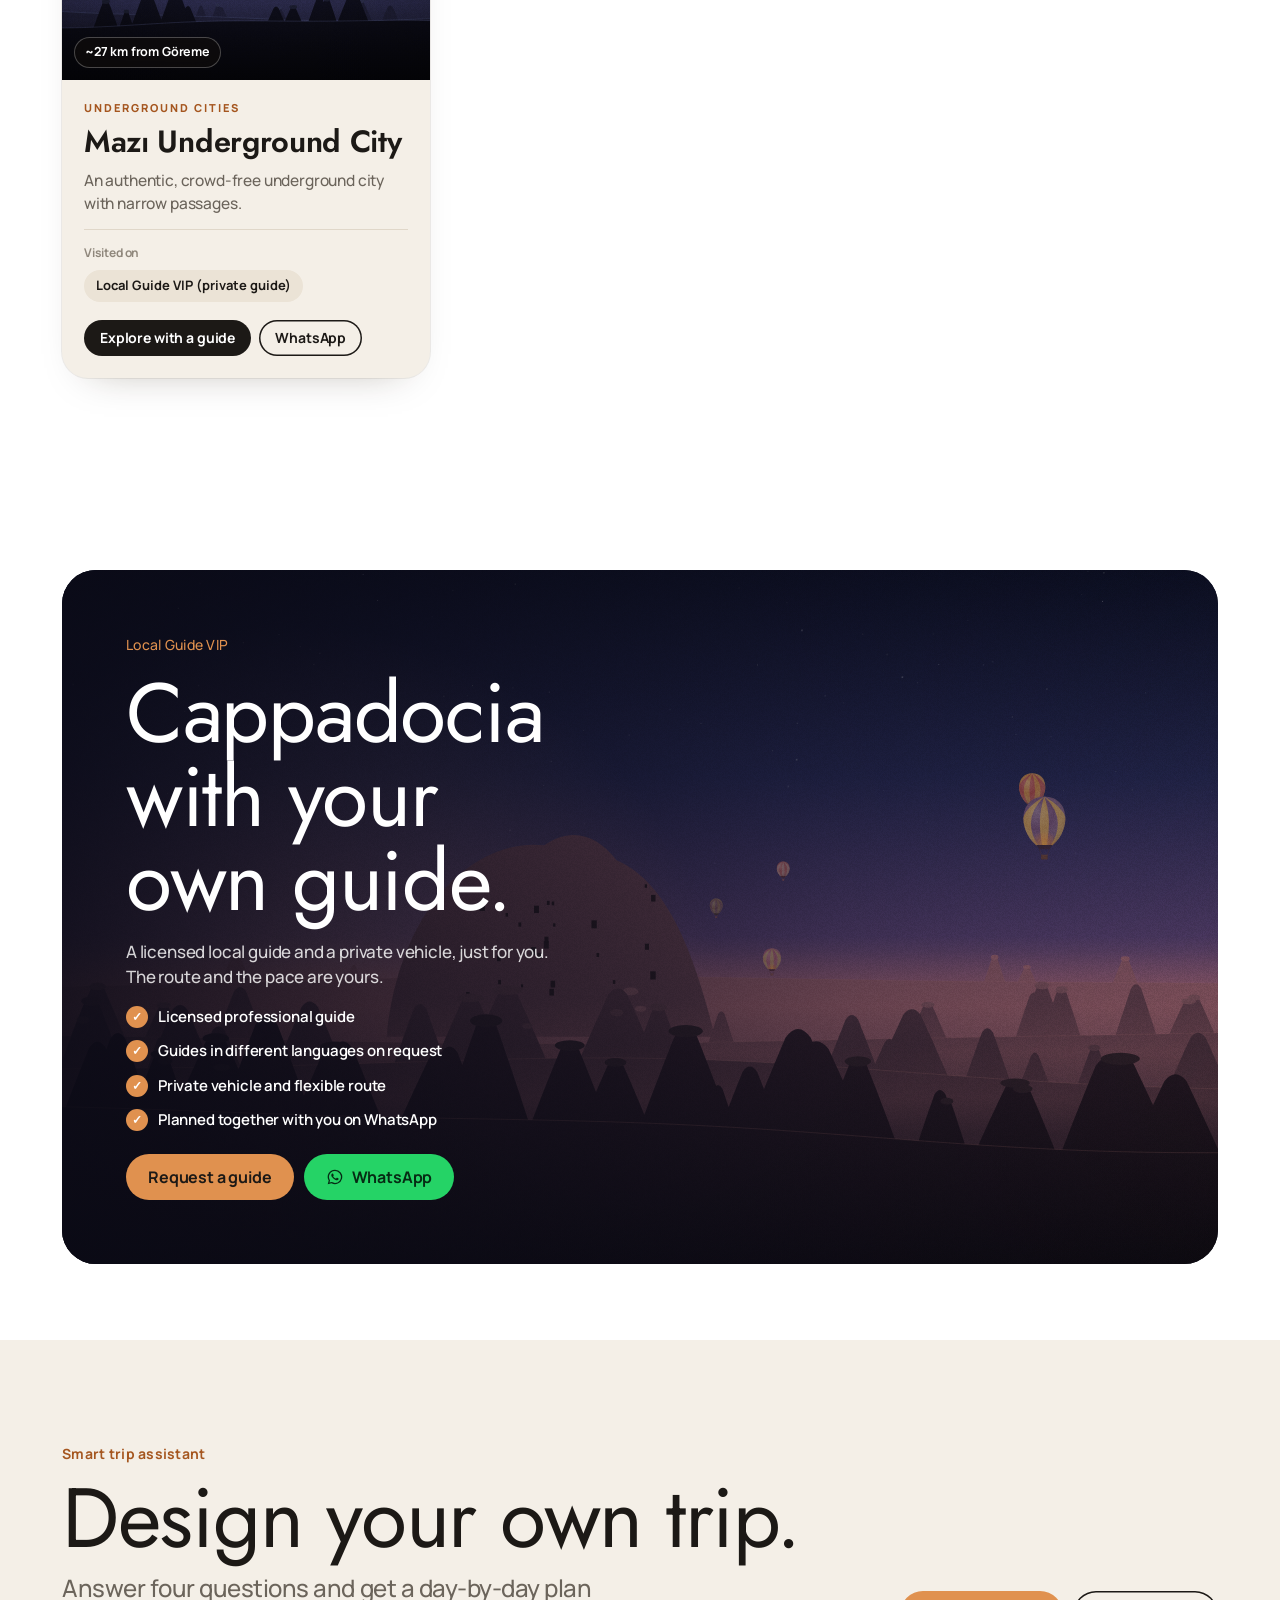
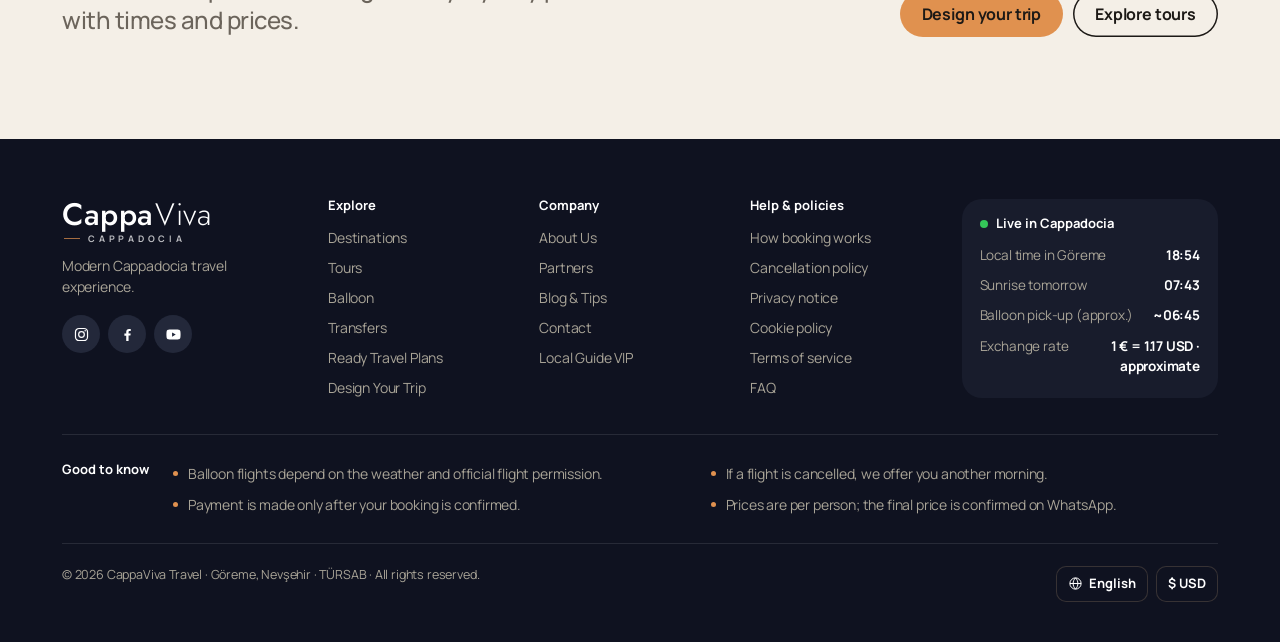
<file: destinasyonlar.html>
<!doctype html>
<html lang="en" dir="ltr">
<head>
<meta charset="utf-8">
<meta name="viewport" content="width=device-width,initial-scale=1,viewport-fit=cover">
<title>Destinasyonlar · CappaViva</title>
<meta name="description" content="Cappadocia destinations: towns, valleys, museums, churches and underground cities — Göreme, Uçhisar, Ürgüp, Red Valley, Derinkuyu and more.">
<link rel="preconnect" href="https://fonts.googleapis.com">
<link rel="preconnect" href="https://fonts.gstatic.com" crossorigin>
<link rel="stylesheet" href="https://fonts.googleapis.com/css2?family=Manrope:wght@400;500;600;700;800&family=Jost:ital,wght@0,300;0,400;0,500;0,600;1,300;1,400&family=Noto+Sans+Arabic:wght@400;600;700;800&display=swap">
<link rel="stylesheet" href="assets/css/style.css">
</head>
<body>
<!--BODY-START-->
<svg width="0" height="0" style="position:absolute" aria-hidden="true">
  <defs>
    <symbol id="i-star" viewBox="0 0 24 24"><path fill="currentColor" d="M12 2.8l2.8 6 6.5.7-4.9 4.4 1.4 6.4L12 17l-5.8 3.3 1.4-6.4L2.7 9.5l6.5-.7z"/></symbol>
    <symbol id="i-wa" viewBox="0 0 24 24"><path fill="currentColor" d="M12 2.2a9.7 9.7 0 0 0-8.4 14.6L2.3 21.7l5-1.3A9.7 9.7 0 1 0 12 2.2zm0 17.7a8 8 0 0 1-4.1-1.1l-.3-.2-3 .8.8-2.9-.2-.3A8 8 0 1 1 12 19.9zm4.4-6c-.2-.1-1.4-.7-1.7-.8s-.4-.1-.5.1-.6.8-.8.9-.3.2-.5 0a6.6 6.6 0 0 1-3.3-2.9c-.2-.4.2-.4.7-1.3.1-.2 0-.3 0-.4l-.8-1.8c-.2-.5-.4-.4-.5-.4h-.5a.9.9 0 0 0-.6.3 2.7 2.7 0 0 0-.9 2 4.7 4.7 0 0 0 1 2.5 10.7 10.7 0 0 0 4.1 3.6c1.5.7 2.1.7 2.9.6a2.4 2.4 0 0 0 1.6-1.1 2 2 0 0 0 .1-1.1c0-.1-.2-.2-.4-.3z"/></symbol>
    <symbol id="i-globe" viewBox="0 0 24 24"><g fill="none" stroke="currentColor" stroke-width="1.6"><circle cx="12" cy="12" r="9"/><path d="M3 12h18M12 3c2.6 2.6 3.8 5.6 3.8 9s-1.2 6.4-3.8 9c-2.6-2.6-3.8-5.6-3.8-9S9.4 5.6 12 3z"/></g></symbol>
    <symbol id="i-plane" viewBox="0 0 24 24"><path fill="none" stroke="currentColor" stroke-width="1.6" stroke-linejoin="round" d="M10.5 13.5 3 11l1.5-1.5 7 1L16 6c1-1 2.6-1.4 3.2-.8s.2 2.2-.8 3.2l-4.5 4.5 1 7L13.4 21.4l-2.5-7.5-3.4 3.4.3 2.2-1.3 1.3-1.4-3-3-1.4 1.3-1.3 2.2.3z"/></symbol>
    <symbol id="i-van" viewBox="0 0 24 24"><path fill="none" stroke="currentColor" stroke-width="1.6" stroke-linejoin="round" d="M2.5 16.5V7.5a1.5 1.5 0 0 1 1.5-1.5h11l4 4.5 2.5 1.2v4.8h-2M2.5 16.5h2m5 0h5.5M15 6v5h6"/><circle cx="7" cy="17" r="2" fill="none" stroke="currentColor" stroke-width="1.6"/><circle cx="17" cy="17" r="2" fill="none" stroke="currentColor" stroke-width="1.6"/></symbol>
    <symbol id="i-route" viewBox="0 0 24 24"><path fill="none" stroke="currentColor" stroke-width="1.6" stroke-linecap="round" d="M6 20c0-5 12-3 12-9 0-3-3-4-6-4"/><circle cx="6" cy="20" r="1.8" fill="currentColor"/><path fill="none" stroke="currentColor" stroke-width="1.6" d="M9 3.5 12 7l-3 3.5"/></symbol>
    <symbol id="i-spin" viewBox="0 0 24 24"><path fill="none" stroke="currentColor" stroke-width="1.6" stroke-linecap="round" d="M12 3v3m0 12v3M5.6 5.6l2.1 2.1m8.6 8.6 2.1 2.1M3 12h3m12 0h3"/><circle cx="12" cy="12" r="3.2" fill="none" stroke="currentColor" stroke-width="1.6"/></symbol>
    <symbol id="i-steam" viewBox="0 0 24 24"><path fill="none" stroke="currentColor" stroke-width="1.6" stroke-linecap="round" d="M8 3c-1.5 1.5 1.5 3 0 4.5M12 3c-1.5 1.5 1.5 3 0 4.5M16 3c-1.5 1.5 1.5 3 0 4.5M3.5 12h17M5 12v4a5 5 0 0 0 5 5h4a5 5 0 0 0 5-5v-4"/></symbol>
    <symbol id="i-chef" viewBox="0 0 24 24"><path fill="none" stroke="currentColor" stroke-width="1.6" stroke-linejoin="round" d="M7 14v6h10v-6M7 14a4 4 0 0 1-.6-7.9 5 5 0 0 1 11.2 0A4 4 0 0 1 17 14zM7 17h10"/></symbol>
    <symbol id="i-rug" viewBox="0 0 24 24"><rect x="4" y="3.5" width="16" height="17" rx="1" fill="none" stroke="currentColor" stroke-width="1.6"/><path fill="none" stroke="currentColor" stroke-width="1.6" d="m12 7 4 5-4 5-4-5z"/></symbol>
    <symbol id="i-wine" viewBox="0 0 24 24"><path fill="none" stroke="currentColor" stroke-width="1.6" stroke-linecap="round" d="M7.5 3h9s1 6-4.5 9C6.5 9 7.5 3 7.5 3zM12 12v8.5M8.5 20.5h7M8 7h8"/></symbol>
    <symbol id="i-cam" viewBox="0 0 24 24"><path fill="none" stroke="currentColor" stroke-width="1.6" stroke-linejoin="round" d="M3 8.5A1.5 1.5 0 0 1 4.5 7H8l1.5-2.5h5L16 7h3.5A1.5 1.5 0 0 1 21 8.5v9a1.5 1.5 0 0 1-1.5 1.5h-15A1.5 1.5 0 0 1 3 17.5z"/><circle cx="12" cy="12.5" r="3.5" fill="none" stroke="currentColor" stroke-width="1.6"/></symbol>
    <symbol id="i-balloon" viewBox="0 0 24 24"><path fill="none" stroke="currentColor" stroke-width="1.6" stroke-linejoin="round" d="M12 2.5c-4 0-6.5 3-6.5 6.3 0 3 2.3 5.4 4.4 6.7h4.2c2.1-1.3 4.4-3.7 4.4-6.7 0-3.3-2.5-6.3-6.5-6.3zM12 2.5c-1.6 0-2.7 3-2.7 6.3 0 3 .9 5.4 1.7 6.7M12 2.5c1.6 0 2.7 3 2.7 6.3 0 3-.9 5.4-1.7 6.7M10 15.5l.4 3m3.6-3-.4 3"/><rect x="9.8" y="18.5" width="4.4" height="3" rx=".8" fill="none" stroke="currentColor" stroke-width="1.6"/></symbol>
    <symbol id="i-bed" viewBox="0 0 24 24"><path fill="none" stroke="currentColor" stroke-width="1.6" stroke-linejoin="round" d="M3 18.5V6m0 8h18v4.5M3 11.5h18v2.5M7 11.5V9.5a1.5 1.5 0 0 1 1.5-1.5h2A1.5 1.5 0 0 1 12 9.5v2"/></symbol>
    <symbol id="i-fork" viewBox="0 0 24 24"><path fill="none" stroke="currentColor" stroke-width="1.6" stroke-linecap="round" d="M7 3v6a2 2 0 0 0 4 0V3M9 11v10M16.5 21V3c-2 1-3 3.5-3 7s1 4 3 4"/></symbol>
    <symbol id="i-shield" viewBox="0 0 24 24"><path fill="none" stroke="currentColor" stroke-width="1.6" stroke-linejoin="round" d="M12 3 4.5 6v5.5c0 4.6 3.2 8 7.5 9.5 4.3-1.5 7.5-4.9 7.5-9.5V6zM8.5 12l2.5 2.5 4.5-5"/></symbol>
    <symbol id="i-arrow" viewBox="0 0 16 16"><path fill="none" stroke="currentColor" stroke-width="2" stroke-linecap="round" stroke-linejoin="round" d="M6 3l5 5-5 5"/></symbol>
    <symbol id="i-x" viewBox="0 0 16 16"><path fill="none" stroke="currentColor" stroke-width="2" stroke-linecap="round" d="M3 3l10 10M13 3 3 13"/></symbol>
    <symbol id="i-copy" viewBox="0 0 16 16"><rect x="5" y="5" width="8.5" height="8.5" rx="1.5" fill="none" stroke="currentColor" stroke-width="1.5"/><path fill="none" stroke="currentColor" stroke-width="1.5" d="M3 10.5V3.8A1.3 1.3 0 0 1 4.3 2.5H11"/></symbol>
    <symbol id="i-ig" viewBox="0 0 24 24"><rect x="3.5" y="3.5" width="17" height="17" rx="5" fill="none" stroke="currentColor" stroke-width="1.7"/><circle cx="12" cy="12" r="4" fill="none" stroke="currentColor" stroke-width="1.7"/><circle cx="17.2" cy="6.8" r="1.1" fill="currentColor"/></symbol>
    <symbol id="i-fb" viewBox="0 0 24 24"><path fill="currentColor" d="M13.5 21v-7.5h2.6l.4-3h-3V8.6c0-.9.3-1.5 1.5-1.5h1.6V4.4a21 21 0 0 0-2.4-.1c-2.4 0-4 1.4-4 4.1v2.2H7.6v3h2.6V21z"/></symbol>
    <symbol id="i-yt" viewBox="0 0 24 24"><path fill="currentColor" d="M21.6 7.2a2.5 2.5 0 0 0-1.8-1.8C18.2 5 12 5 12 5s-6.2 0-7.8.4A2.5 2.5 0 0 0 2.4 7.2 26 26 0 0 0 2 12a26 26 0 0 0 .4 4.8 2.5 2.5 0 0 0 1.8 1.8C5.8 19 12 19 12 19s6.2 0 7.8-.4a2.5 2.5 0 0 0 1.8-1.8A26 26 0 0 0 22 12a26 26 0 0 0-.4-4.8zM10 15V9l5.2 3z"/></symbol>
    <symbol id="i-spark" viewBox="0 0 24 24"><path fill="currentColor" d="M12 2l1.8 5.4L19 9l-5.2 1.6L12 16l-1.8-5.4L5 9l5.2-1.6zM19 14l.9 2.6 2.6.9-2.6.9L19 21l-.9-2.6-2.6-.9 2.6-.9z"/></symbol>
  </defs>
</svg>

<div id="page">
<header class="nav on-hero" id="nav">
  <div class="nav-in">
    <a class="wm" href="index.html" aria-label="CappaViva"><span class="wm-name">Cappa<i>Viva</i></span><span class="wm-sub">Cappadocia</span></a>
    <ul class="nav-links" id="navLinks">
      <li><a href="index.html" data-i18n="nav.home">Home</a></li>
      <li data-mega="dest"><a href="destinasyonlar.html" class="active" aria-current="page"><span data-i18n="nav.dest">Destinations</span><i class="car"></i></a></li>
      <li data-mega="tours"><a href="index.html#turlar"><span data-i18n="nav.tours">Tours</span><i class="car"></i></a></li>
      <li data-mega="balloon"><a href="index.html#balon"><span data-i18n="nav.balloon">Balloon</span><i class="car"></i></a></li>
      <li data-mega="about"><a href="index.html#hakkimizda"><span data-i18n="nav.about">About Us</span><i class="car"></i></a></li>
      <li data-mega="contact"><a href="index.html#iletisim"><span data-i18n="nav.contact">Contact</span><i class="car"></i></a></li>
      <li data-mega="guide"><a href="index.html#rezervasyon" class="guide" data-book="vip"><span data-i18n="nav.guide">Local Guide</span><i class="car"></i></a></li>
    </ul>
    <div class="nav-tools">
      <div class="pop-wrap" id="langWrap">
        <button class="chip-btn" id="langBtn" aria-haspopup="menu" aria-expanded="false" data-i18n-aria="nav.lang"><svg><use href="#i-globe"/></svg><span id="langCode">EN</span></button>
        <div class="pop" role="menu"><h5 data-i18n="nav.lang">Language</h5><div class="lang-grid" id="langGrid"></div></div>
      </div>
      <div class="pop-wrap cur-btn" id="curWrap">
        <button class="chip-btn" id="curBtn" aria-haspopup="menu" aria-expanded="false" data-i18n-aria="nav.cur"><span id="curCode">€ EUR</span></button>
        <div class="pop" role="menu"><h5 data-i18n="nav.cur">Currency</h5><div class="cur-list" id="curList"></div><p class="note" id="curNote"></p></div>
      </div>
      <a class="btn btn-primary btn-sm" href="index.html#rezervasyon" data-book="" data-i18n="nav.book">Book now</a>
      <button class="menu-btn" id="menuBtn" aria-expanded="false" aria-controls="drawer"><span data-i18n="nav.menu">Menu</span><span class="lines"><i></i><i></i></span></button>
    </div>
  </div>
  <i class="progress" id="progress"></i>
  <div class="mega" id="mega"><div class="mega-in" id="megaIn"></div></div>
</header>
<div class="mega-scrim" id="megaScrim"></div>

<main id="destPage" class="dpage">
  <!-- SAYFA BAŞLIĞI -->
  <section class="page-hero" aria-labelledby="dpTitle">
    <span class="media" data-img="hero" data-scene='{"p":"dawn","seed":61,"balloons":26,"chim":1.4}'></span>
    <div class="page-hero-shade"></div>
    <div class="c page-hero-in">
      <nav class="crumbs" aria-label="Breadcrumb"><a href="index.html" data-i18n="nav.home">Home</a><span aria-hidden="true">/</span><span data-i18n="nav.dest">Destinations</span></nav>
      <p class="eyebrow" data-i18n="dest.eyebrow">Destinations</p>
      <h1 id="dpTitle" data-pt="title">Discover Cappadocia.</h1>
      <p class="page-lede" data-pt="sub"></p>
      <div class="ph-cats" id="dpStats"></div>
    </div>
  </section>

  <!-- KATEGORİ SEKMELERİ (yapışkan) -->
  <nav class="dp-tabs" id="dpTabs" aria-label="Categories"></nav>

  <!-- KATEGORİLER VE KARTLAR (dest-page.js doldurur) -->
  <div id="dpSections"></div>

  <!-- LOCAL REHBER -->
  <section class="dp-guide">
    <div class="c">
      <div class="dp-guide-box rv">
        <span class="media" data-img="ortahisar" data-scene='{"p":"dusk","seed":68,"balloons":6,"chim":0.9,"castle":true}'></span>
        <div class="dp-guide-copy">
          <p class="eyebrow" data-i18n="lg.eyebrow"></p>
          <h2 class="h2" data-i18n="lg.title"></h2>
          <p data-i18n="lg.p"></p>
          <ul class="m-checks"><li data-i18n="lg.1"></li><li data-i18n="lg.2"></li><li data-i18n="lg.3"></li><li data-i18n="lg.4"></li></ul>
          <div class="row"><button class="btn btn-primary" type="button" data-book="vip" data-i18n="lg.cta"></button><a class="btn btn-wa" data-wa-link target="_blank" rel="noopener"><svg width="18" height="18"><use href="#i-wa"/></svg>WhatsApp</a></div>
        </div>
      </div>
    </div>
  </section>

  <!-- PLANINI TASARLA -->
  <section class="cta-band">
    <div class="c cta-in rv">
      <div><p class="eyebrow" data-i18n="ai.eyebrow"></p><h2 class="h2" data-i18n="ai.title"></h2><p class="lede" data-i18n="ai.sub"></p></div>
      <div class="row"><a class="btn btn-primary" href="index.html#planla" data-i18n="hero.cta2"></a><a class="btn btn-line" href="index.html#turlar" data-i18n="hero.cta1"></a></div>
    </div>
  </section>
</main>

<!-- 18. FOOTER -->
<footer>
  <div class="c">
    <div class="ft-top">
      <div class="ft-brand">
        <span class="wm"><span class="wm-name">Cappa<i>Viva</i></span><span class="wm-sub">Cappadocia</span></span>
        <p data-i18n="ft.tagline">Modern Cappadocia travel experience.</p>
        <div class="ft-social"><a href="#" aria-label="Instagram"><svg><use href="#i-ig"/></svg></a><a href="#" aria-label="Facebook"><svg><use href="#i-fb"/></svg></a><a href="#" aria-label="YouTube"><svg><use href="#i-yt"/></svg></a></div>
      </div>
      <div><h4 data-i18n="ft.explore"></h4><ul><li><a href="destinasyonlar.html" data-i18n="nav.dest"></a></li><li><a href="index.html#turlar" data-i18n="nav.tours"></a></li><li><a href="index.html#balon" data-i18n="nav.balloon"></a></li><li><a href="index.html#transfer" data-i18n="dr.transfer"></a></li><li><a href="index.html#planlar" data-i18n="dr.plans"></a></li><li><a href="index.html#planla" data-i18n="dr.planner"></a></li></ul></div>
      <div><h4 data-i18n="ft.company"></h4><ul><li><a href="index.html#hakkimizda" data-i18n="nav.about"></a></li><li><a href="index.html#ortaklar" data-i18n="pt.eyebrow"></a></li><li><a href="index.html#blog" data-i18n="dr.blog"></a></li><li><a href="index.html#iletisim" data-i18n="nav.contact"></a></li><li><a href="index.html#rezervasyon" data-book="vip" data-i18n="dr.vip"></a></li></ul></div>
      <div><h4 data-i18n="ft.help"></h4><ul><li><a href="index.html#sss" data-i18n="ft.guide"></a></li><li><a href="#" data-i18n="ft.cancel"></a></li><li><a href="#" data-i18n="ft.privacy"></a></li><li><a href="#" data-i18n="ft.cookies"></a></li><li><a href="#" data-i18n="ft.terms"></a></li><li><a href="index.html#sss" data-i18n="dr.faq"></a></li></ul></div>
      <div class="live">
        <h4><i></i><span data-i18n="ft.live"></span></h4>
        <div class="live-row"><span data-i18n="ft.time"></span><b data-live="time">—</b></div>
        <div class="live-row"><span data-i18n="ft.sunrise"></span><b data-live="sun">—</b></div>
        <div class="live-row"><span data-i18n="ft.pickup"></span><b data-live="pick">—</b></div>
        <div class="live-row" data-live-wrap="temp" hidden><span data-i18n="wx.temp"></span><b data-live="temp">—</b></div>
        <div class="live-row" data-live-wrap="wind" hidden><span data-i18n="wx.wind"></span><b data-live="wind">—</b></div>
        <div class="live-row"><span data-i18n="ft.rate"></span><b data-live="rate">—</b></div>
      </div>
    </div>
    <div class="ft-pol">
      <h4 data-i18n="ft.pol.t">Good to know</h4>
      <ul><li data-i18n="ft.pol1"></li><li data-i18n="ft.pol2"></li><li data-i18n="ft.pol3"></li><li data-i18n="ft.pol4"></li></ul>
    </div>
    <div class="ft-bot">
      <span>© 2026 CappaViva Travel · Göreme, Nevşehir · TÜRSAB · <span data-i18n="ft.rights"></span></span>
      <span class="ft-set"><button class="chip-btn" data-open="lang"><svg><use href="#i-globe"/></svg><span data-lang-name></span></button><button class="chip-btn" data-open="cur"><span data-cur-name></span></button></span>
    </div>
  </div>
</footer>
</div><!-- /#page -->

<!-- PREMIUM MENU -->
<aside class="drawer" id="drawer" aria-label="Menu" aria-hidden="true">
  <div class="dr-head"><a class="wm" href="index.html"><span class="wm-name">Cappa<i>Viva</i></span><span class="wm-sub">Cappadocia</span></a><button class="dr-close" id="drClose"><span data-i18n="nav.close">Close</span><svg><use href="#i-x"/></svg></button></div>
  <div class="dr-body"><div class="dr-grid" id="drBody"></div></div>
  <div class="dr-foot">
    <div class="row"><a class="btn btn-primary" href="index.html#rezervasyon" data-book="" data-i18n="nav.book">Book now</a><a class="btn btn-wa" data-wa-link target="_blank" rel="noopener"><svg width="18" height="18"><use href="#i-wa"/></svg>WhatsApp</a></div>
    <div class="dr-contact"><span><b data-phone></b></span><span><b data-email></b></span></div>
  </div>
</aside>

<!-- DİL SORUSU -->
<div class="lp" id="lp" role="dialog" aria-live="polite" hidden>
  <div class="lp-top"><span class="lp-globe"><svg><use href="#i-globe"/></svg></span><p id="lpQ"></p></div>
  <div class="lp-acts"><button class="btn btn-sm" id="lpNo" style="color:rgba(255,255,255,.8)"></button><button class="btn btn-primary btn-sm" id="lpYes"></button></div>
</div>

<div class="toast" id="toast" role="status" aria-live="polite"></div>

<script src="assets/js/data.js"></script>
<script src="assets/js/lang/en.js"></script>
<script src="assets/js/i18n.js"></script>
<script src="assets/js/scene.js"></script>
<script src="assets/js/places.js"></script>
<script src="assets/js/app.js"></script>
<script src="assets/js/wa-widget.js"></script>
<script src="assets/js/dest-page.js"></script>
<!--BODY-END-->
</body>
</html>
</file>
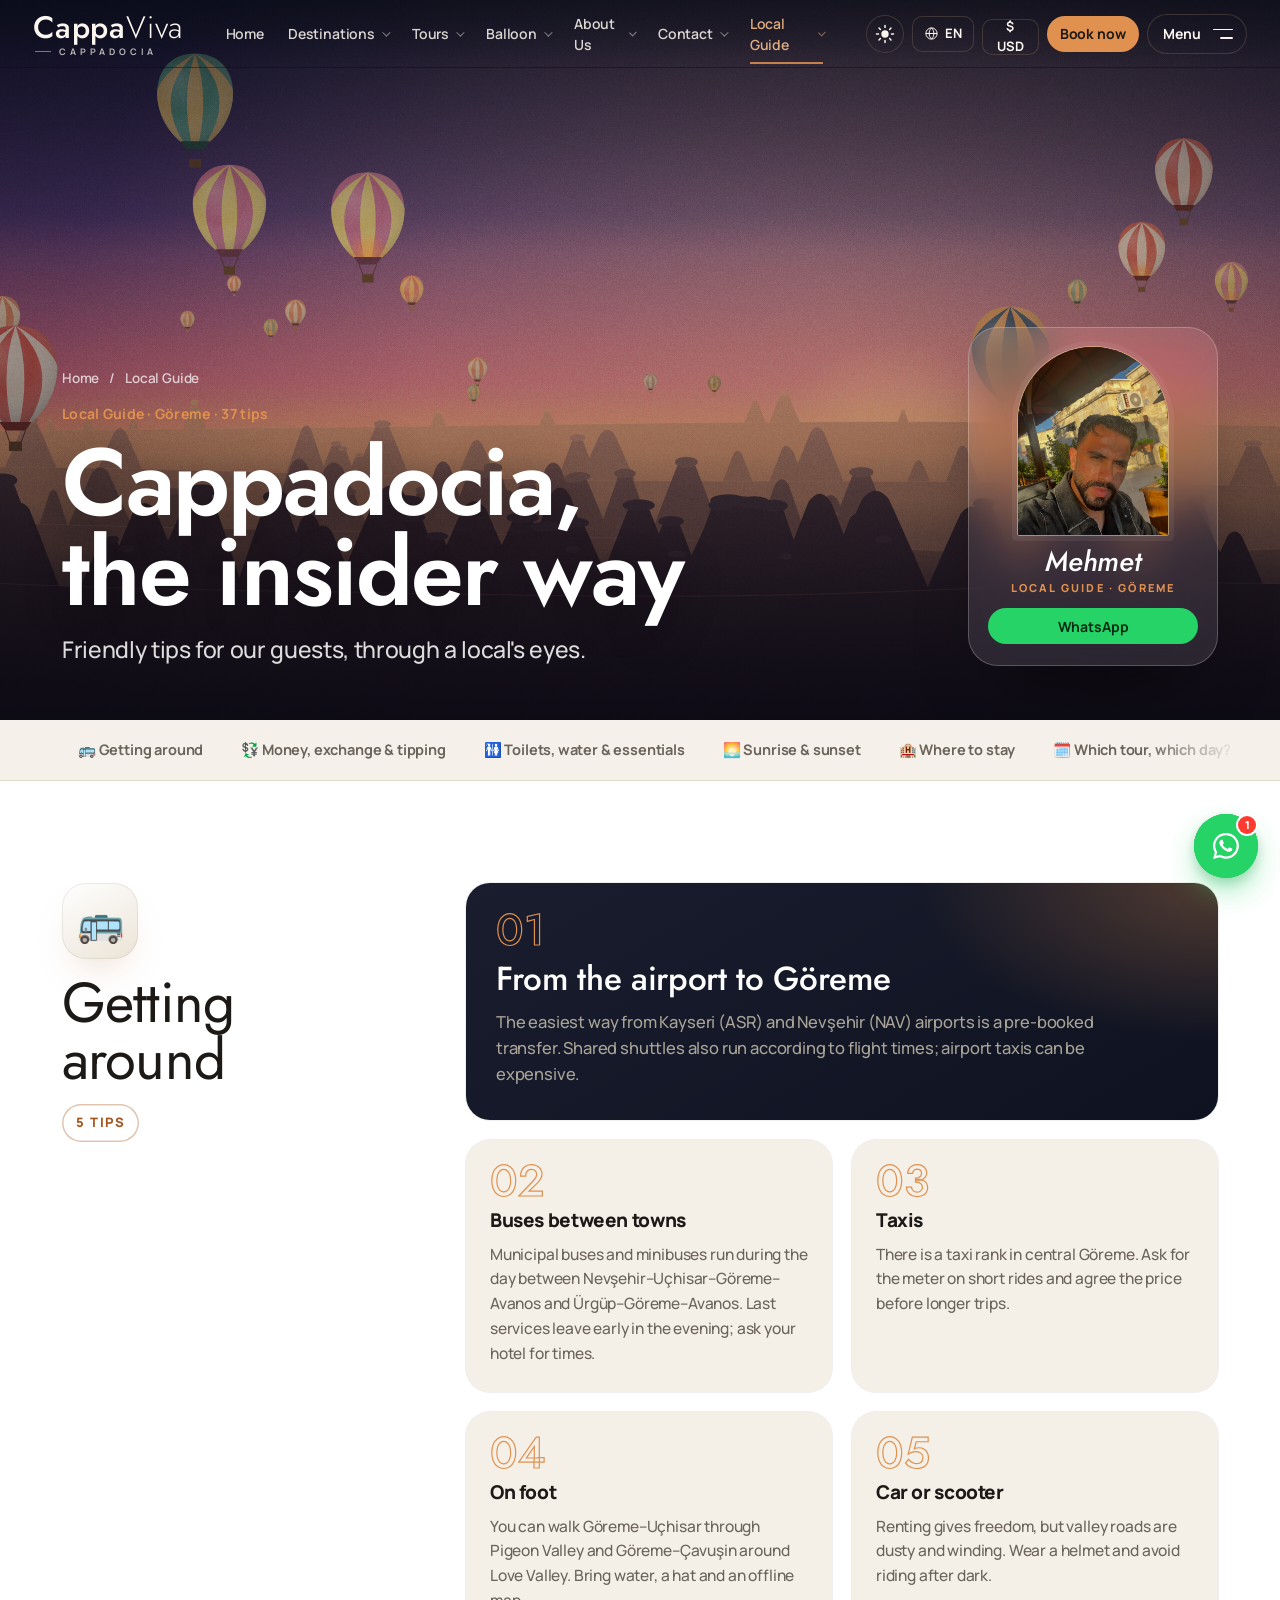
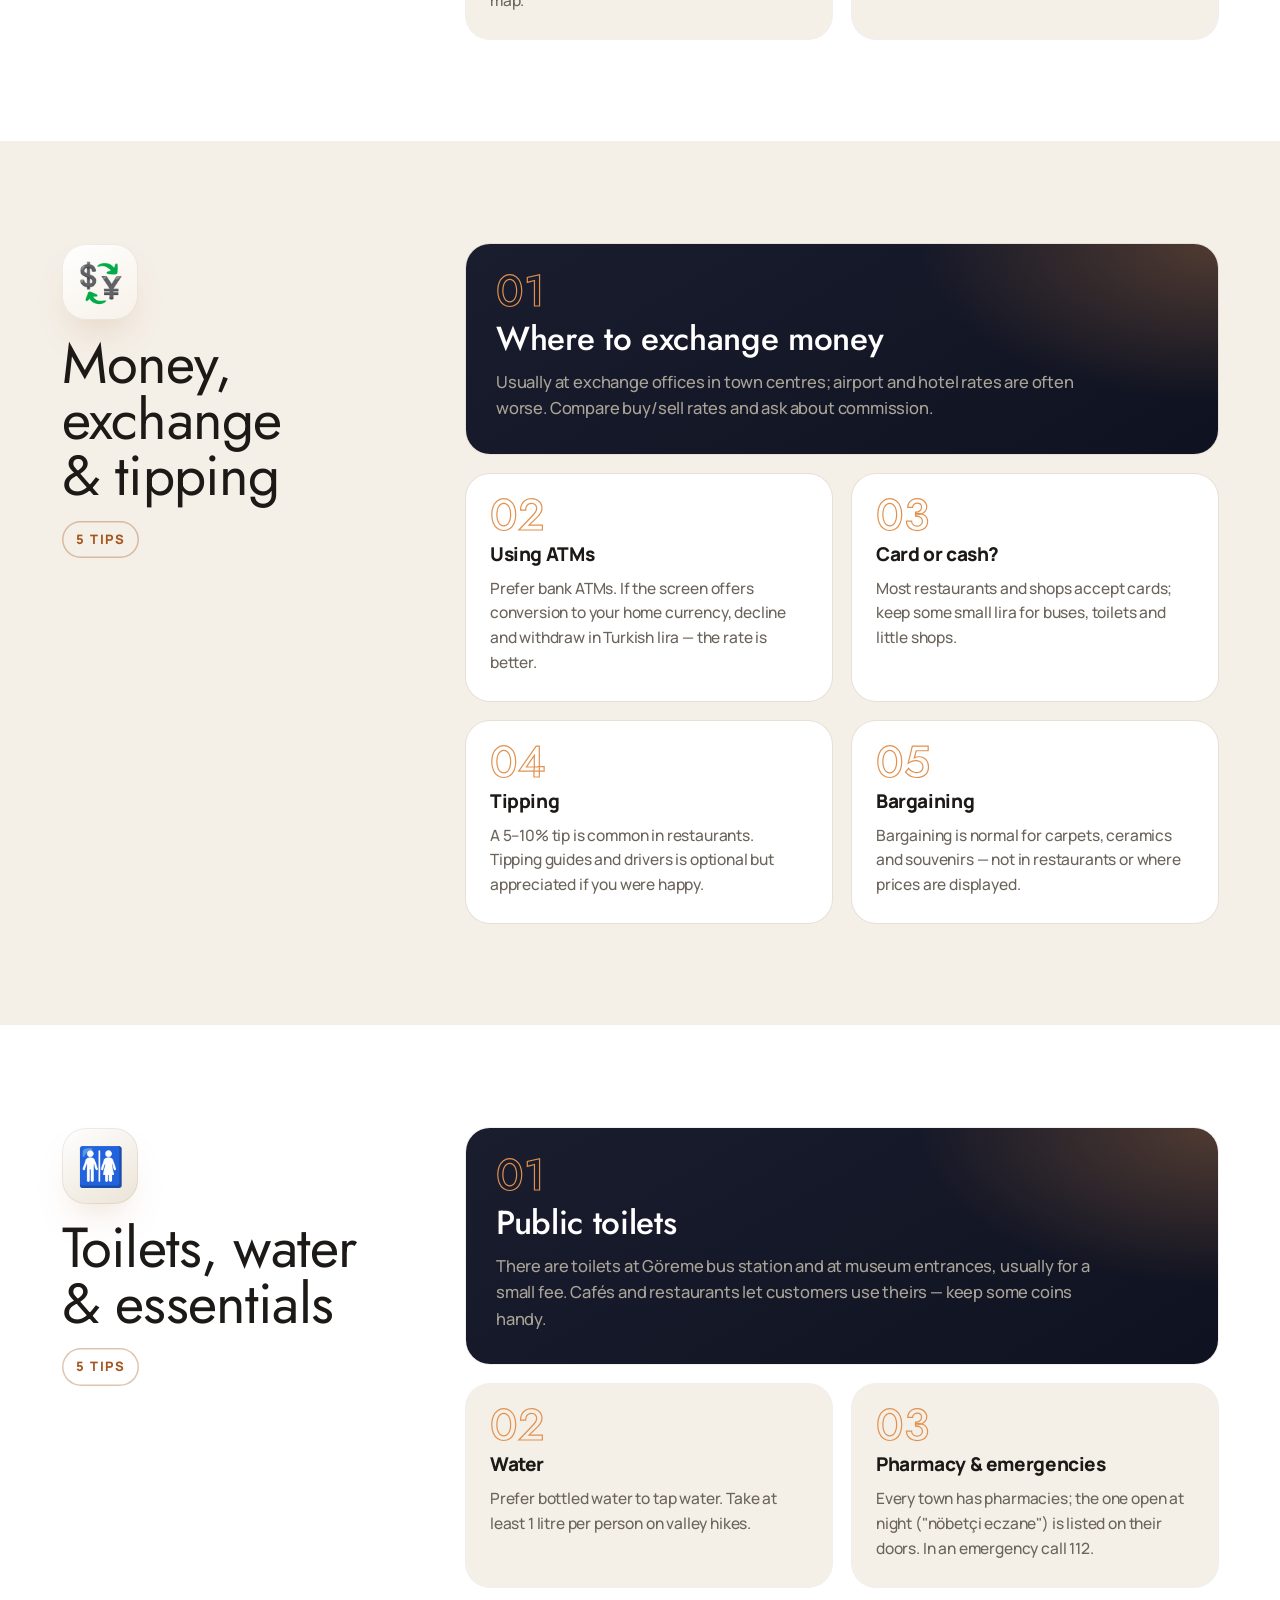
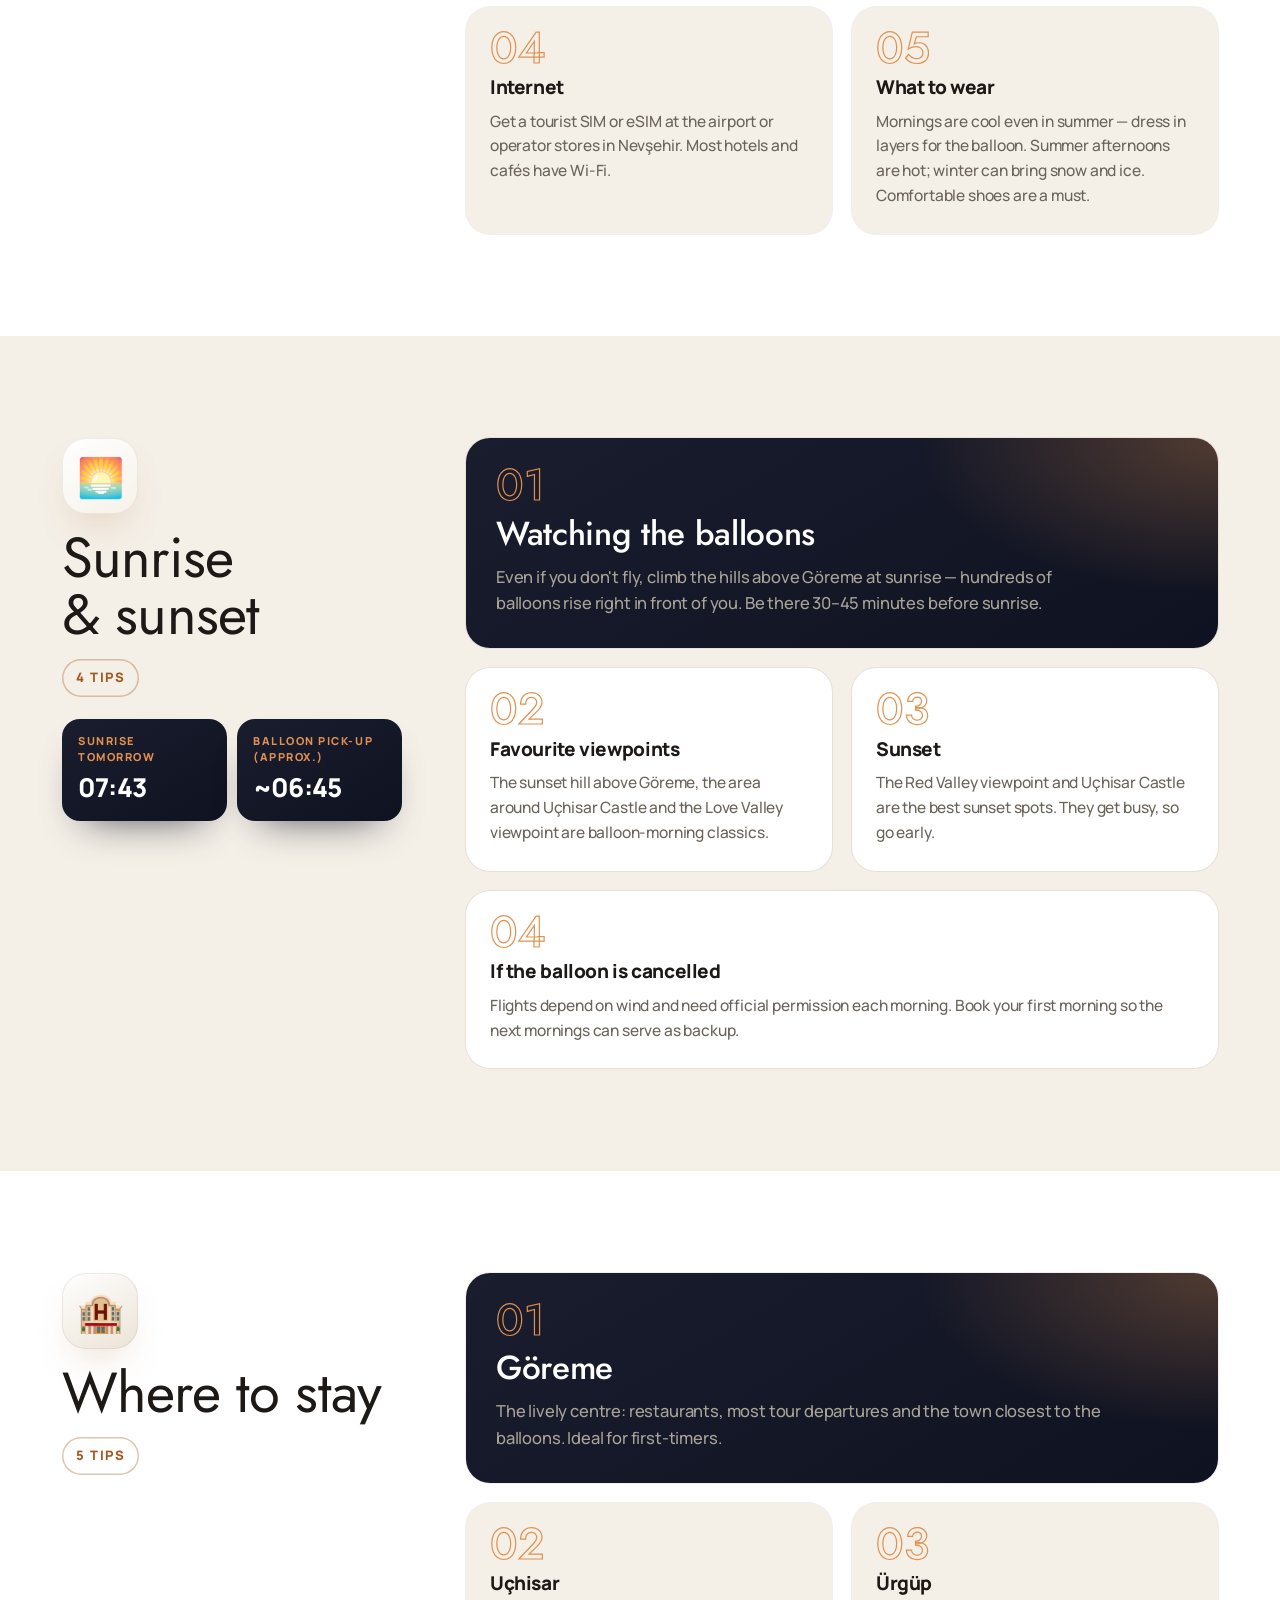
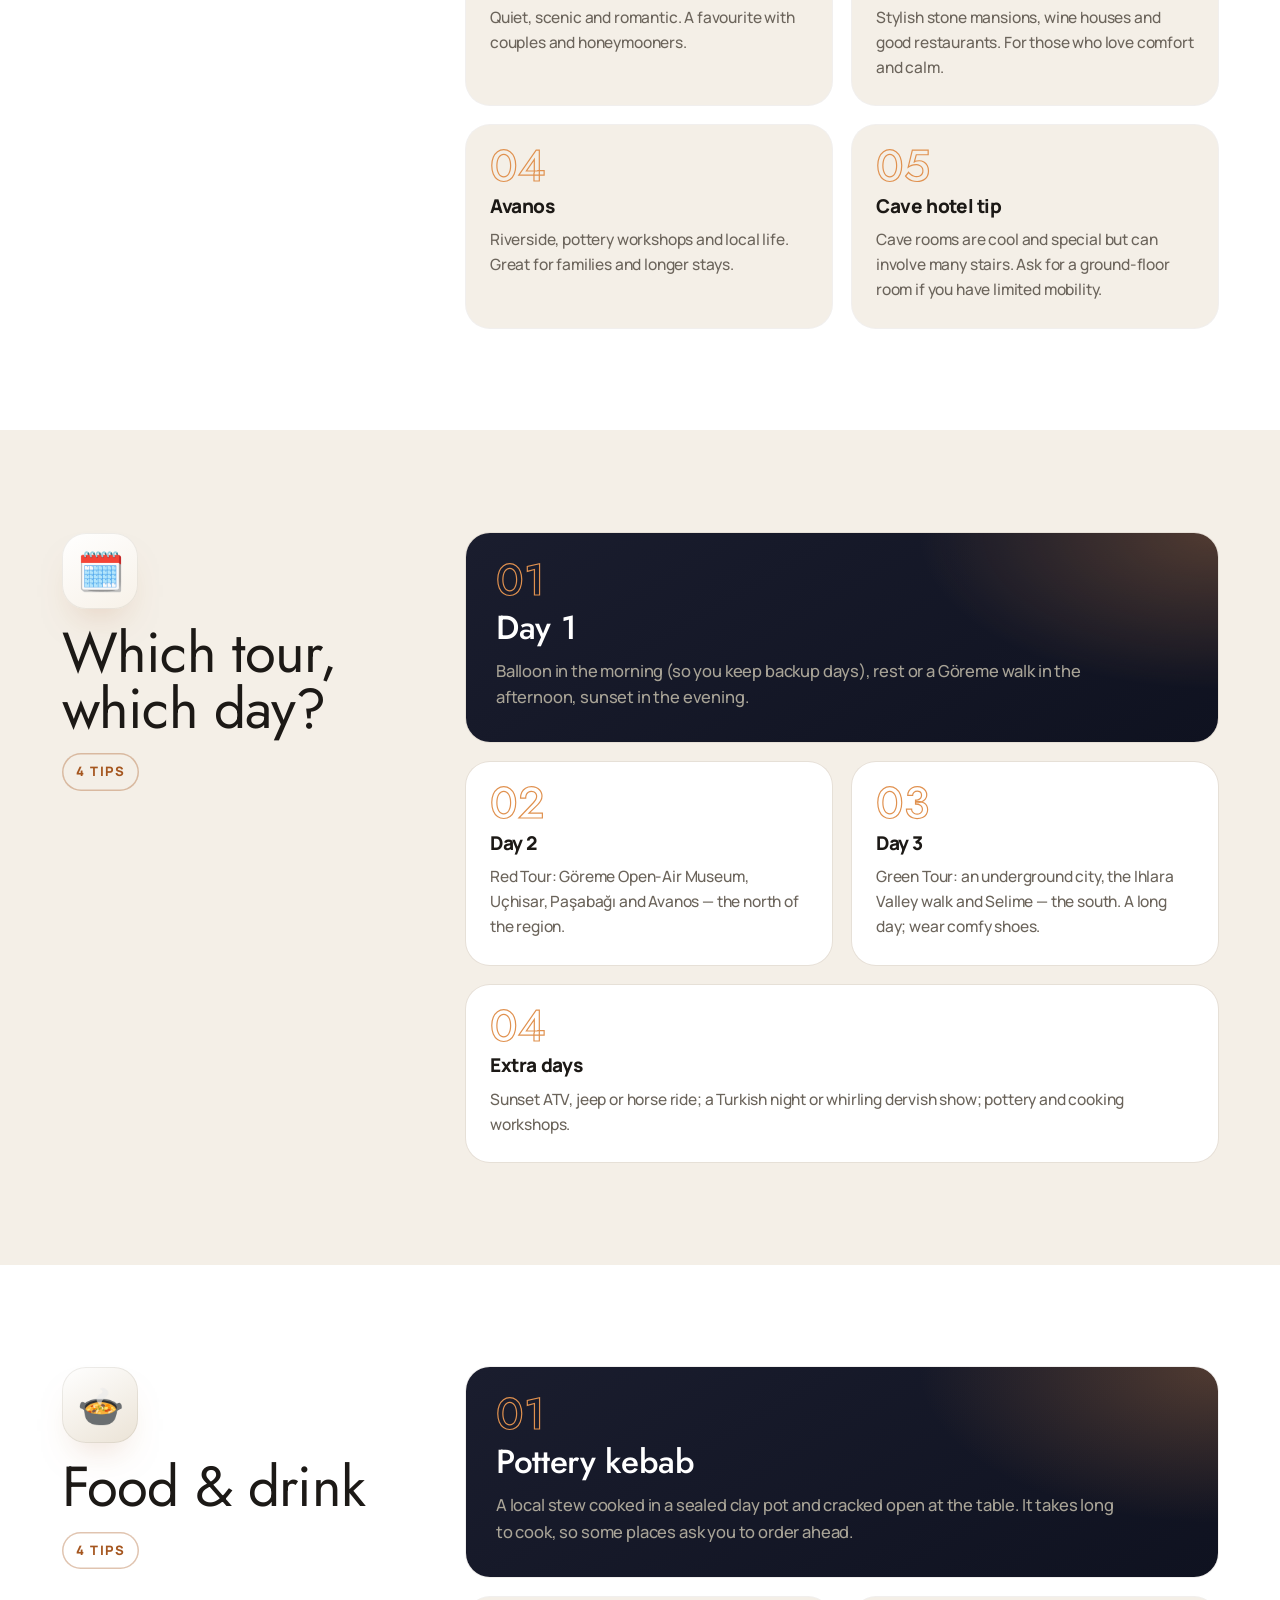
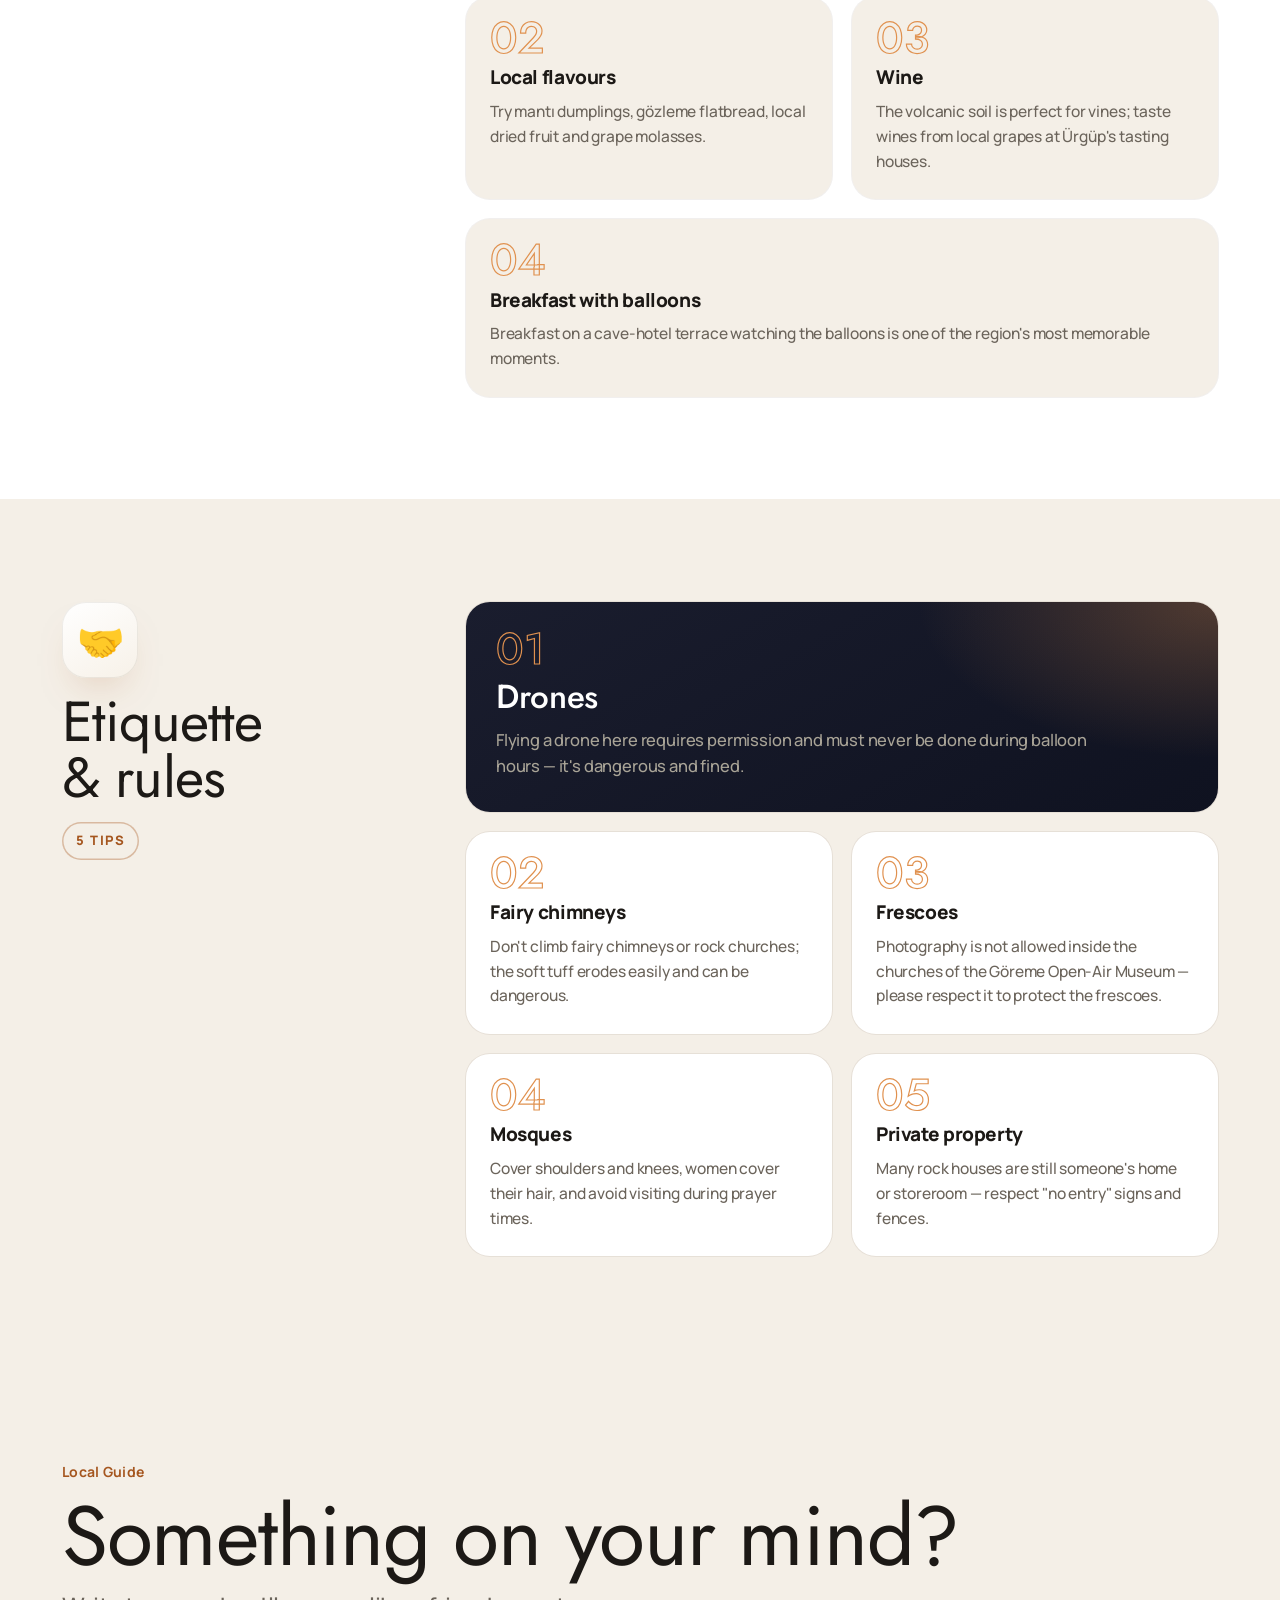
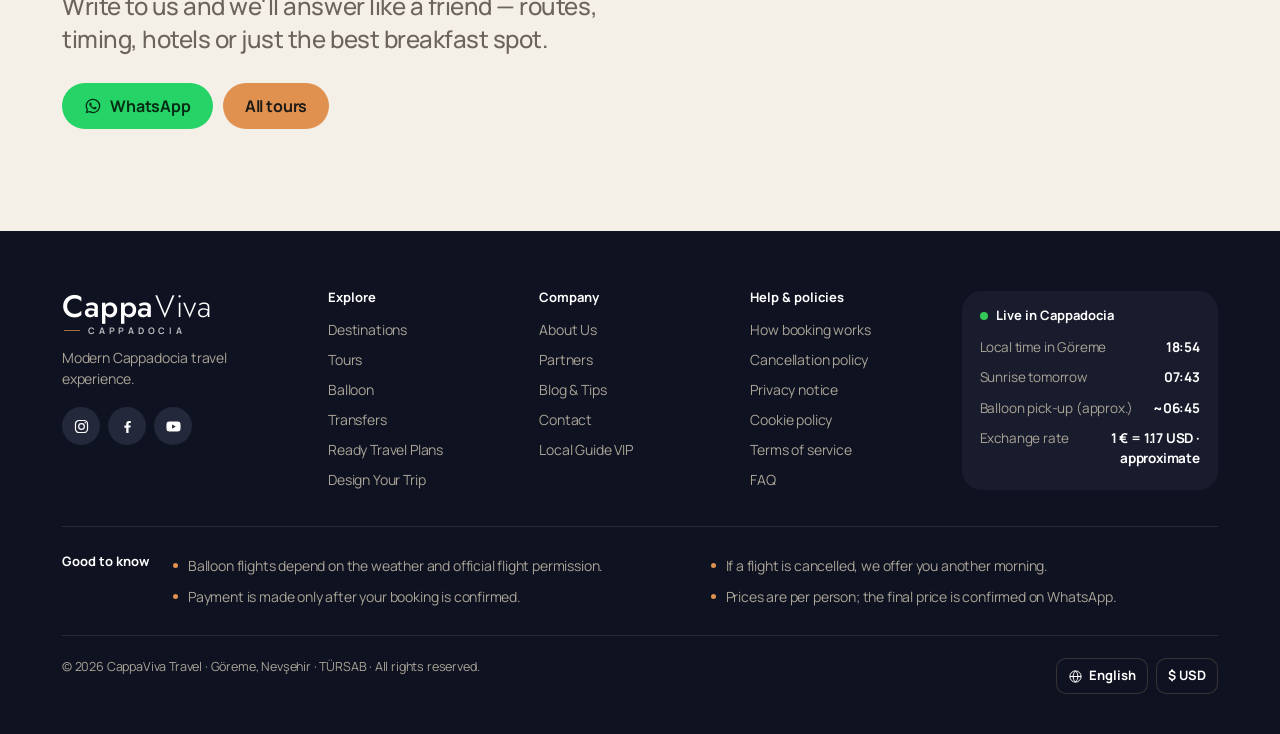
<file: local-rehber.html>
<!doctype html>
<html lang="en" dir="ltr">
<head>
<meta charset="utf-8">
<meta name="viewport" content="width=device-width,initial-scale=1,viewport-fit=cover">
<title>CappaViva</title>
<meta name="description" content="Cappadocia local guide: getting around, where to exchange money, public toilets, sunrise viewpoints, where to stay and which tour on which day — friendly tips from a Göreme local.">
<link rel="preconnect" href="https://fonts.googleapis.com">
<link rel="preconnect" href="https://fonts.gstatic.com" crossorigin>
<link rel="stylesheet" href="https://fonts.googleapis.com/css2?family=Manrope:wght@400;500;600;700;800&family=Jost:ital,wght@0,300;0,400;0,500;0,600;1,300;1,400&family=Noto+Sans+Arabic:wght@400;600;700;800&display=swap">
<link rel="stylesheet" href="assets/css/style.css">
<link rel="stylesheet" href="assets/css/premium.css?v=3">
<script src="assets/js/theme.js?v=3"></script>
</head>
<body>
<!--BODY-START-->
<svg width="0" height="0" style="position:absolute" aria-hidden="true">
  <defs>
    <symbol id="i-star" viewBox="0 0 24 24"><path fill="currentColor" d="M12 2.8l2.8 6 6.5.7-4.9 4.4 1.4 6.4L12 17l-5.8 3.3 1.4-6.4L2.7 9.5l6.5-.7z"/></symbol>
    <symbol id="i-wa" viewBox="0 0 24 24"><path fill="currentColor" d="M12 2.2a9.7 9.7 0 0 0-8.4 14.6L2.3 21.7l5-1.3A9.7 9.7 0 1 0 12 2.2zm0 17.7a8 8 0 0 1-4.1-1.1l-.3-.2-3 .8.8-2.900-.2-.3A8 8 0 1 1 12 19.9zm4.4-6c-.2-.1-1.4-.7-1.7-.8s-.4-.1-.5.1-.6.8-.8.9-.3.2-.5 0a6.6 6.6 0 0 1-3.3-2.9c-.2-.4.2-.4.7-1.3.1-.2 0-.3 0-.4l-.8-1.8c-.2-.5-.4-.4-.5-.4h-.5a.9.9 0 0 0-.6.3 2.7 2.7 0 0 0-.9 2 4.7 4.7 0 0 0 1 2.5 10.7 10.7 0 0 0 4.1 3.6c1.5.7 2.1.7 2.9.6a2.4 2.4 0 0 0 1.6-1.1 2 2 0 0 0 .1-1.1c0-.1-.2-.2-.4-.3z"/></symbol>
    <symbol id="i-globe" viewBox="0 0 24 24"><g fill="none" stroke="currentColor" stroke-width="1.6"><circle cx="12" cy="12" r="9"/><path d="M3 12h18M12 3c2.6 2.6 3.8 5.6 3.8 9s-1.2 6.4-3.8 9c-2.6-2.6-3.8-5.6-3.8-9S9.4 5.6 12 3z"/></g></symbol>
    <symbol id="i-arrow" viewBox="0 0 16 16"><path fill="none" stroke="currentColor" stroke-width="2" stroke-linecap="round" stroke-linejoin="round" d="M6 3l5 5-5 5"/></symbol>
    <symbol id="i-x" viewBox="0 0 16 16"><path fill="none" stroke="currentColor" stroke-width="2" stroke-linecap="round" d="M3 3l10 10M13 3 3 13"/></symbol>
    <symbol id="i-copy" viewBox="0 0 16 16"><rect x="5" y="5" width="8.5" height="8.5" rx="1.5" fill="none" stroke="currentColor" stroke-width="1.5"/><path fill="none" stroke="currentColor" stroke-width="1.5" d="M3 10.5V3.8A1.3 1.3 0 0 1 4.3 2.5H11"/></symbol>
    <symbol id="i-ig" viewBox="0 0 24 24"><rect x="3.5" y="3.5" width="17" height="17" rx="5" fill="none" stroke="currentColor" stroke-width="1.7"/><circle cx="12" cy="12" r="4" fill="none" stroke="currentColor" stroke-width="1.7"/><circle cx="17.2" cy="6.8" r="1.1" fill="currentColor"/></symbol>
    <symbol id="i-fb" viewBox="0 0 24 24"><path fill="currentColor" d="M13.5 21v-7.5h2.6l.4-3h-3V8.6c0-.9.3-1.5 1.5-1.5h1.6V4.4a21 21 0 0 0-2.4-.1c-2.4 0-4 1.4-4 4.1v2.2H7.6v3h2.6V21z"/></symbol>
    <symbol id="i-yt" viewBox="0 0 24 24"><path fill="currentColor" d="M21.6 7.2a2.5 2.5 0 0 0-1.8-1.8C18.2 5 12 5 12 5s-6.2 0-7.8.4A2.5 2.5 0 0 0 2.4 7.2 26 26 0 0 0 2 12a26 26 0 0 0 .4 4.8 2.5 2.5 0 0 0 1.8 1.8C5.8 19 12 19 12 19s6.2 0 7.8-.4a2.5 2.5 0 0 0 1.8-1.8A26 26 0 0 0 22 12a26 26 0 0 0-.4-4.8zM10 15V9l5.2 3z"/></symbol>
  </defs>
</svg>

<div id="page">
<header class="nav on-hero" id="nav">
  <div class="nav-in">
    <a class="wm" href="index.html" aria-label="CappaViva"><span class="wm-name">Cappa<i>Viva</i></span><span class="wm-sub">Cappadocia</span></a>
    <ul class="nav-links" id="navLinks">
      <li><a href="index.html" data-i18n="nav.home">Home</a></li>
      <li data-mega="dest"><a href="destinasyonlar.html"><span data-i18n="nav.dest">Destinations</span><i class="car"></i></a></li>
      <li data-mega="tours"><a href="turlar.html"><span data-i18n="nav.tours">Tours</span><i class="car"></i></a></li>
      <li data-mega="balloon"><a href="index.html#balon"><span data-i18n="nav.balloon">Balloon</span><i class="car"></i></a></li>
      <li data-mega="about"><a href="index.html#hakkimizda"><span data-i18n="nav.about">About Us</span><i class="car"></i></a></li>
      <li data-mega="contact"><a href="index.html#iletisim"><span data-i18n="nav.contact">Contact</span><i class="car"></i></a></li>
      <li data-mega="guide"><a href="local-rehber.html" class="guide active" aria-current="page"><span data-i18n="nav.guide">Local Guide</span><i class="car"></i></a></li>
    </ul>
    <div class="nav-tools">
      <div class="pop-wrap" id="langWrap">
        <button class="chip-btn" id="langBtn" aria-haspopup="menu" aria-expanded="false" data-i18n-aria="nav.lang"><svg><use href="#i-globe"/></svg><span id="langCode">EN</span></button>
        <div class="pop" role="menu"><h5 data-i18n="nav.lang">Language</h5><div class="lang-grid" id="langGrid"></div></div>
      </div>
      <div class="pop-wrap cur-btn" id="curWrap">
        <button class="chip-btn" id="curBtn" aria-haspopup="menu" aria-expanded="false" data-i18n-aria="nav.cur"><span id="curCode">€ EUR</span></button>
        <div class="pop" role="menu"><h5 data-i18n="nav.cur">Currency</h5><div class="cur-list" id="curList"></div><p class="note" id="curNote"></p></div>
      </div>
      <a class="btn btn-primary btn-sm" href="index.html#rezervasyon" data-book="" data-i18n="nav.book">Book now</a>
      <button class="menu-btn" id="menuBtn" aria-expanded="false" aria-controls="drawer"><span data-i18n="nav.menu">Menu</span><span class="lines"><i></i><i></i></span></button>
    </div>
  </div>
  <i class="progress" id="progress"></i>
  <div class="mega" id="mega"><div class="mega-in" id="megaIn"></div></div>
</header>
<div class="mega-scrim" id="megaScrim"></div>

<main id="guidePage" class="dpage">
  <!-- Bu sayfanın içeriği assets/js/guide.js dosyasından otomatik gelir -->
</main>

<footer>
  <div class="c">
    <div class="ft-top">
      <div class="ft-brand">
        <span class="wm"><span class="wm-name">Cappa<i>Viva</i></span><span class="wm-sub">Cappadocia</span></span>
        <p data-i18n="ft.tagline">Modern Cappadocia travel experience.</p>
        <div class="ft-social"><a href="#" aria-label="Instagram"><svg><use href="#i-ig"/></svg></a><a href="#" aria-label="Facebook"><svg><use href="#i-fb"/></svg></a><a href="#" aria-label="YouTube"><svg><use href="#i-yt"/></svg></a></div>
      </div>
      <div><h4 data-i18n="ft.explore"></h4><ul><li><a href="destinasyonlar.html" data-i18n="nav.dest"></a></li><li><a href="turlar.html" data-i18n="nav.tours"></a></li><li><a href="index.html#balon" data-i18n="nav.balloon"></a></li><li><a href="index.html#transfer" data-i18n="dr.transfer"></a></li><li><a href="index.html#planlar" data-i18n="dr.plans"></a></li><li><a href="index.html#planla" data-i18n="dr.planner"></a></li></ul></div>
      <div><h4 data-i18n="ft.company"></h4><ul><li><a href="index.html#hakkimizda" data-i18n="nav.about"></a></li><li><a href="index.html#ortaklar" data-i18n="pt.eyebrow"></a></li><li><a href="index.html#blog" data-i18n="dr.blog"></a></li><li><a href="index.html#iletisim" data-i18n="nav.contact"></a></li><li><a href="index.html#rezervasyon" data-book="vip" data-i18n="dr.vip"></a></li></ul></div>
      <div><h4 data-i18n="ft.help"></h4><ul><li><a href="index.html#sss" data-i18n="ft.guide"></a></li><li><a href="#" data-i18n="ft.cancel"></a></li><li><a href="#" data-i18n="ft.privacy"></a></li><li><a href="#" data-i18n="ft.cookies"></a></li><li><a href="#" data-i18n="ft.terms"></a></li><li><a href="index.html#sss" data-i18n="dr.faq"></a></li></ul></div>
      <div class="live">
        <h4><i></i><span data-i18n="ft.live"></span></h4>
        <div class="live-row"><span data-i18n="ft.time"></span><b data-live="time">—</b></div>
        <div class="live-row"><span data-i18n="ft.sunrise"></span><b data-live="sun">—</b></div>
        <div class="live-row"><span data-i18n="ft.pickup"></span><b data-live="pick">—</b></div>
        <div class="live-row" data-live-wrap="temp" hidden><span data-i18n="wx.temp"></span><b data-live="temp">—</b></div>
        <div class="live-row" data-live-wrap="wind" hidden><span data-i18n="wx.wind"></span><b data-live="wind">—</b></div>
        <div class="live-row"><span data-i18n="ft.rate"></span><b data-live="rate">—</b></div>
      </div>
    </div>
    <div class="ft-pol">
      <h4 data-i18n="ft.pol.t">Good to know</h4>
      <ul><li data-i18n="ft.pol1"></li><li data-i18n="ft.pol2"></li><li data-i18n="ft.pol3"></li><li data-i18n="ft.pol4"></li></ul>
    </div>
    <div class="ft-bot">
      <span>© 2026 CappaViva Travel · Göreme, Nevşehir · TÜRSAB · <span data-i18n="ft.rights"></span></span>
      <span class="ft-set"><button class="chip-btn" data-open="lang"><svg><use href="#i-globe"/></svg><span data-lang-name></span></button><button class="chip-btn" data-open="cur"><span data-cur-name></span></button></span>
    </div>
  </div>
</footer>
</div><!-- /#page -->

<aside class="drawer" id="drawer" aria-label="Menu" aria-hidden="true">
  <div class="dr-head"><a class="wm" href="index.html"><span class="wm-name">Cappa<i>Viva</i></span><span class="wm-sub">Cappadocia</span></a><button class="dr-close" id="drClose"><span data-i18n="nav.close">Close</span><svg><use href="#i-x"/></svg></button></div>
  <div class="dr-body"><div class="dr-grid" id="drBody"></div></div>
  <div class="dr-foot">
    <div class="row"><a class="btn btn-primary" href="index.html#rezervasyon" data-book="" data-i18n="nav.book">Book now</a><a class="btn btn-wa" data-wa-link target="_blank" rel="noopener"><svg width="18" height="18"><use href="#i-wa"/></svg>WhatsApp</a></div>
    <div class="dr-contact"><span><b data-phone></b></span><span><b data-email></b></span></div>
  </div>
</aside>

<div class="lp" id="lp" role="dialog" aria-live="polite" hidden>
  <div class="lp-top"><span class="lp-globe"><svg><use href="#i-globe"/></svg></span><p id="lpQ"></p></div>
  <div class="lp-acts"><button class="btn btn-sm" id="lpNo" style="color:rgba(255,255,255,.8)"></button><button class="btn btn-primary btn-sm" id="lpYes"></button></div>
</div>

<div class="toast" id="toast" role="status" aria-live="polite"></div>

<script src="assets/js/data.js"></script>
<script src="assets/js/lang/en.js"></script>
<script src="assets/js/i18n.js"></script>
<script src="assets/js/scene.js"></script>
<script src="assets/js/places.js"></script>
<script src="assets/js/offers.js"></script>
<script src="assets/js/wa-msg.js"></script><script src="assets/js/guide.js"></script><script src="assets/js/app.js"></script>
<script src="assets/js/wa-widget.js"></script>
<!--BODY-END-->
</body>
</html>
</file>
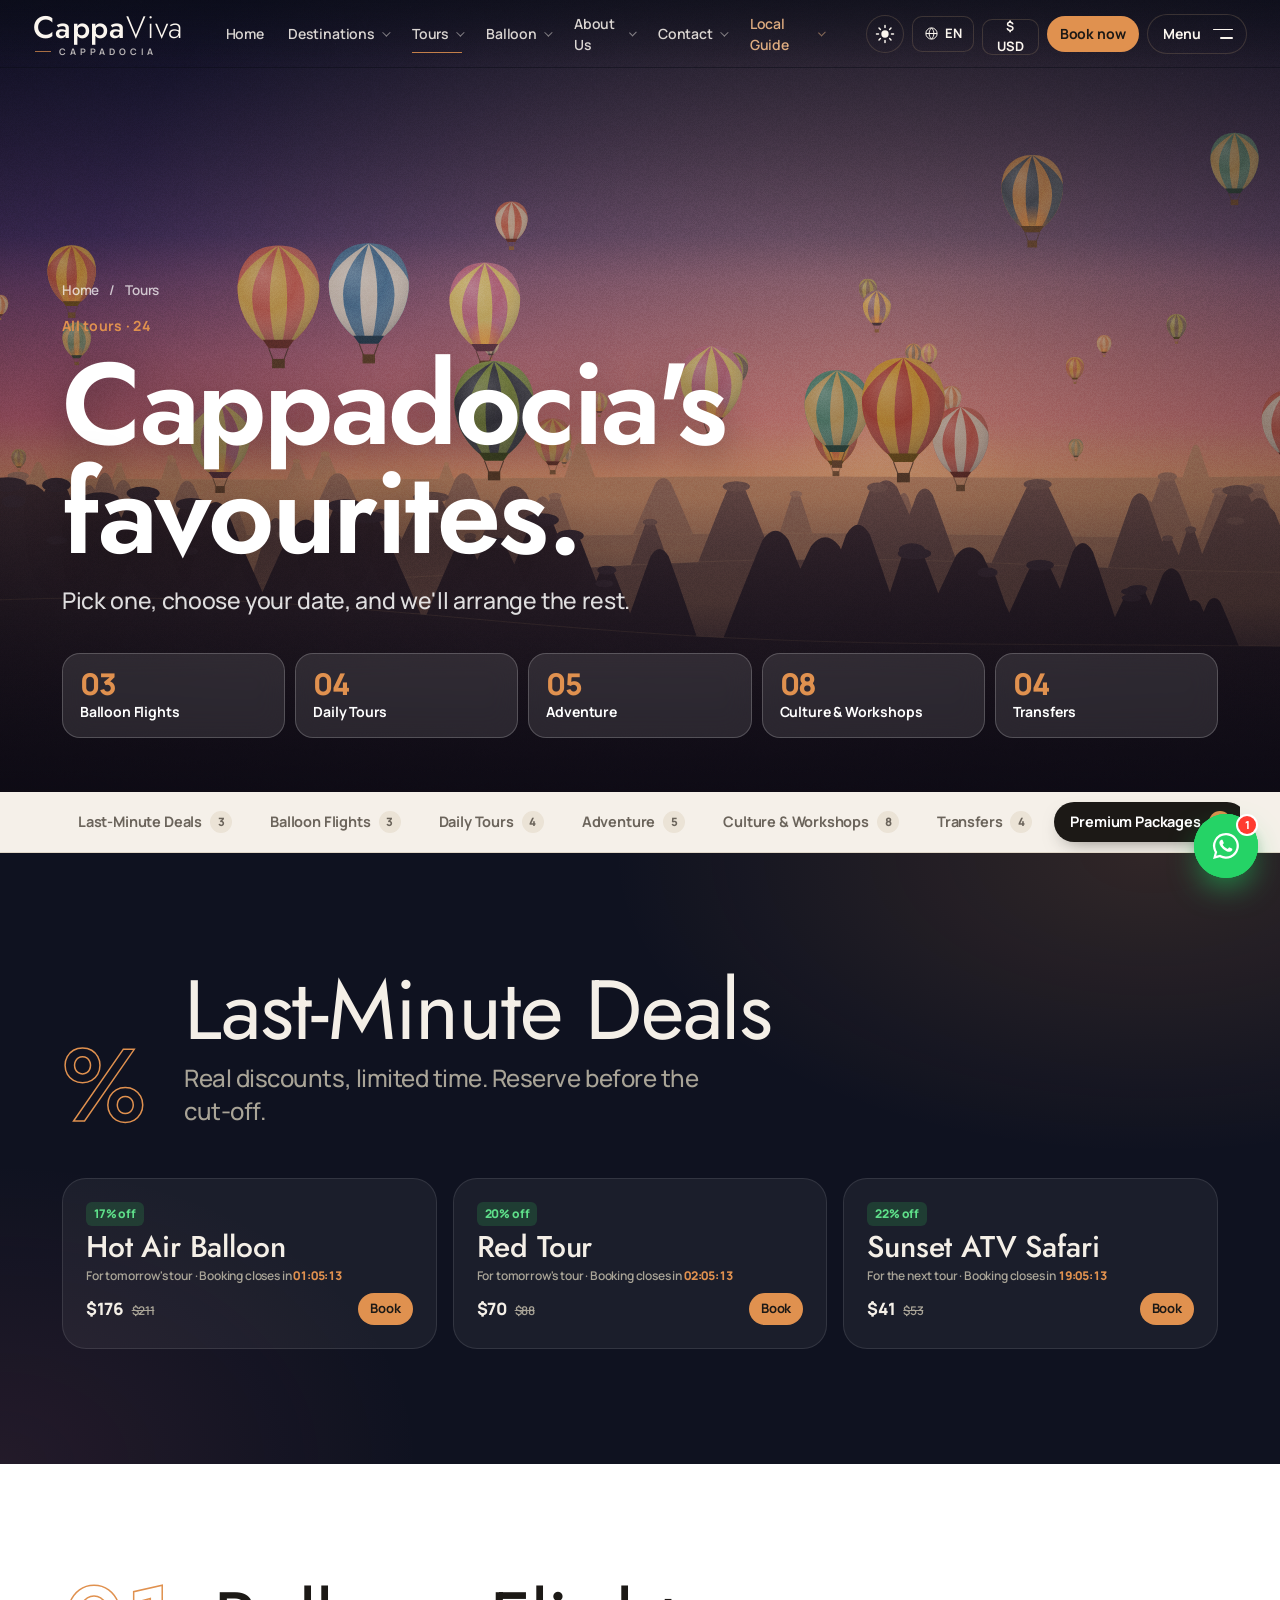
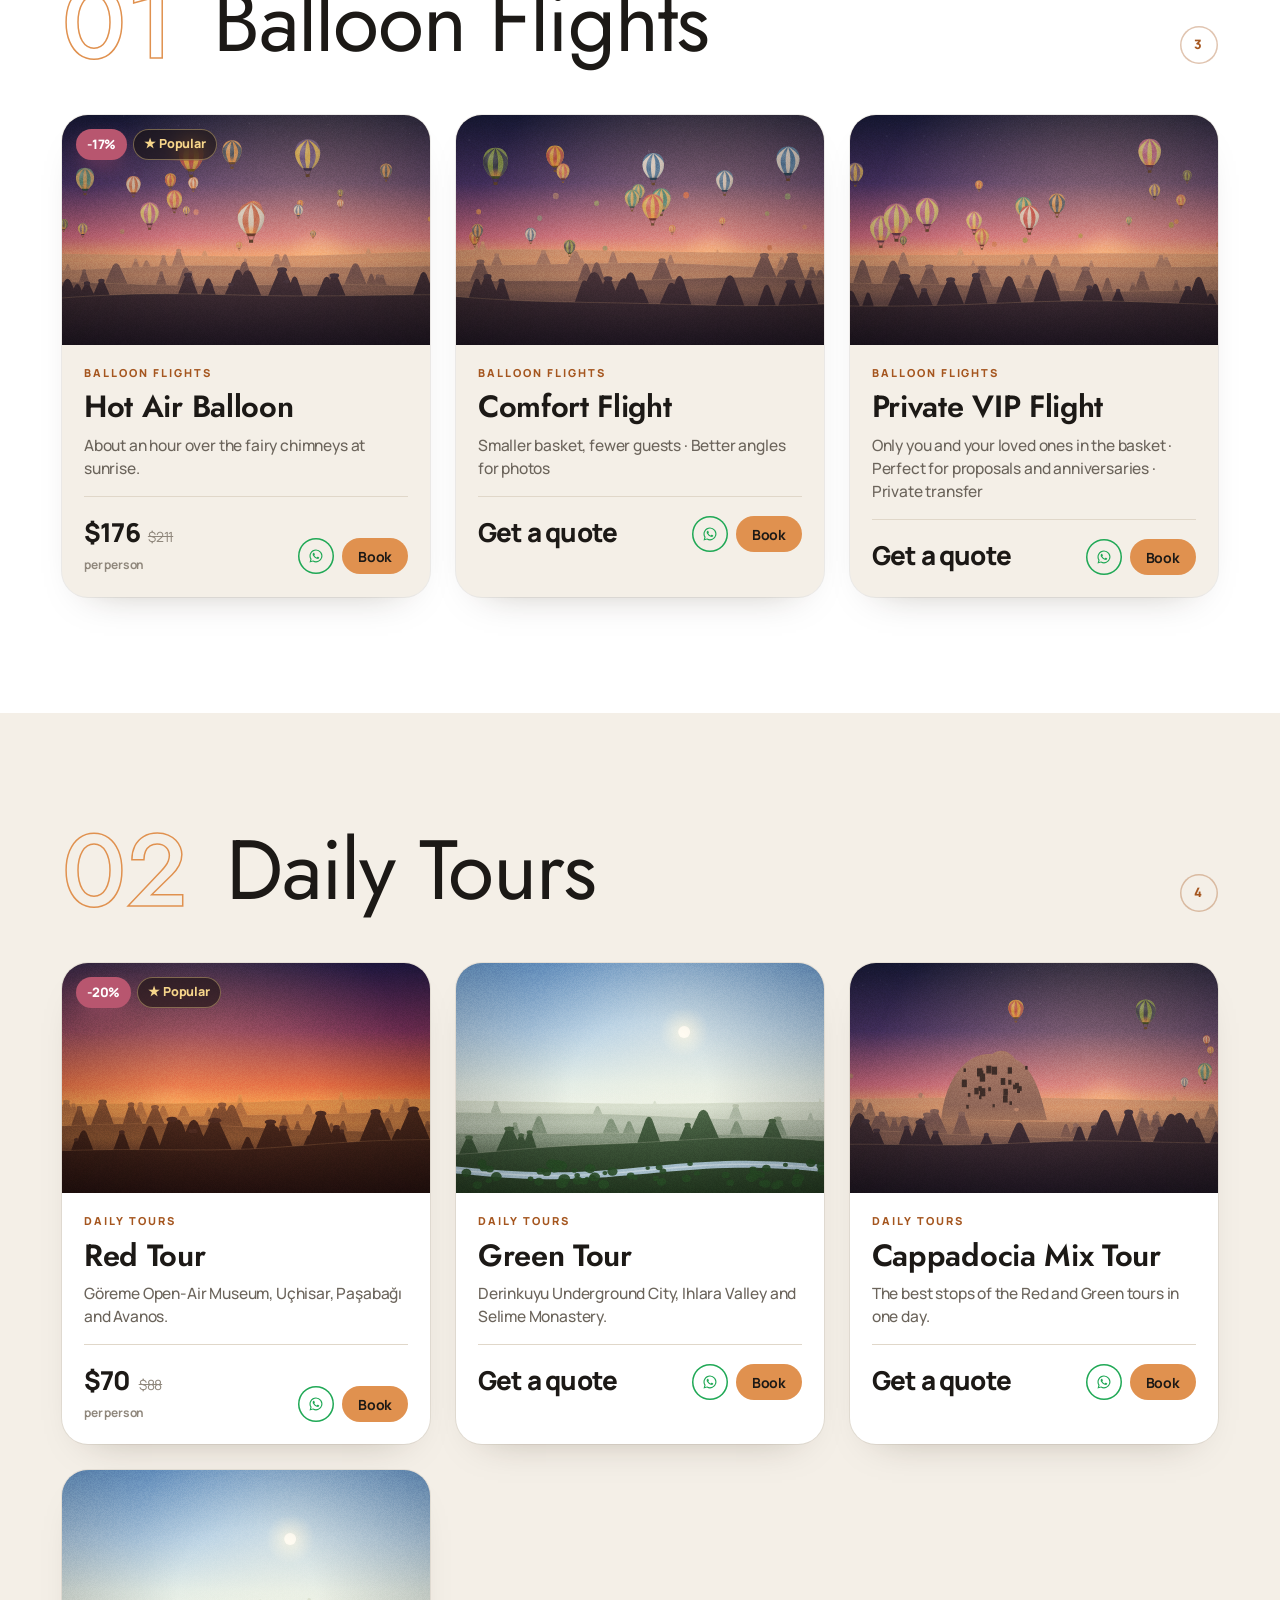
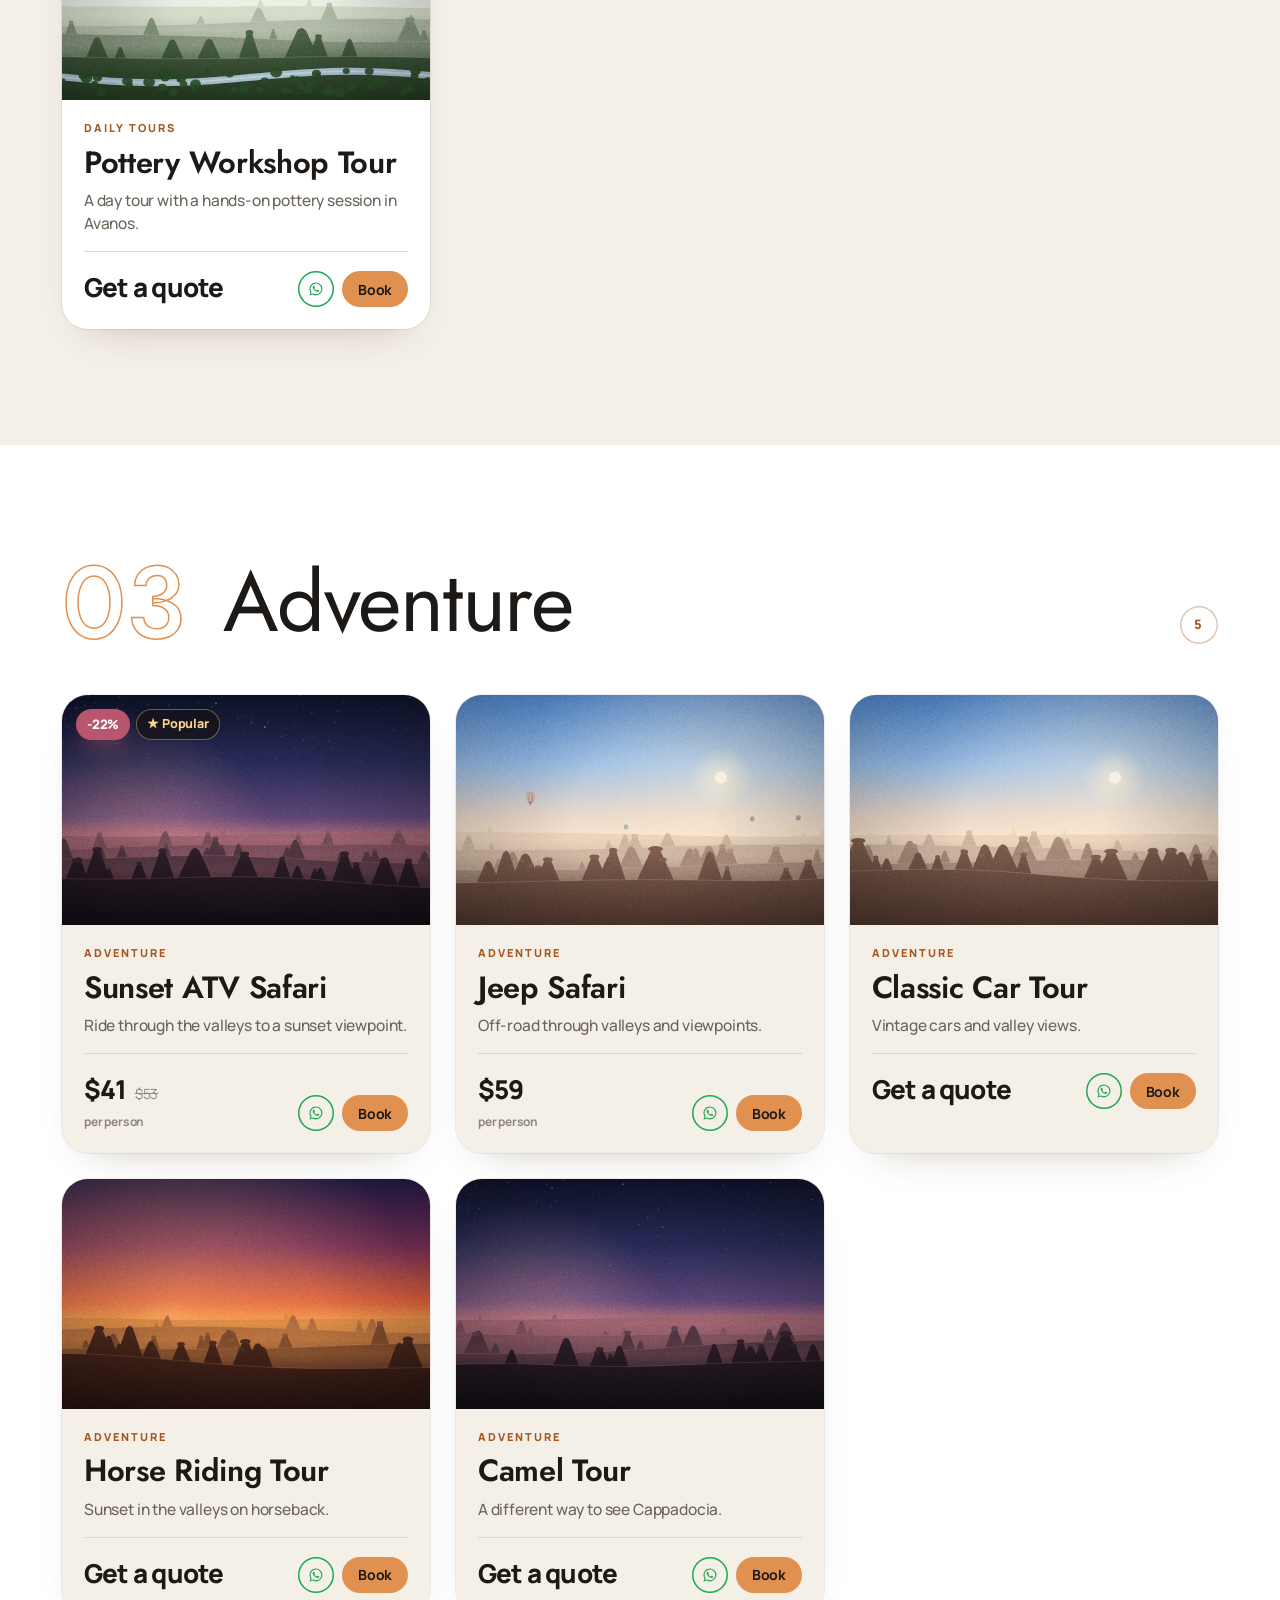
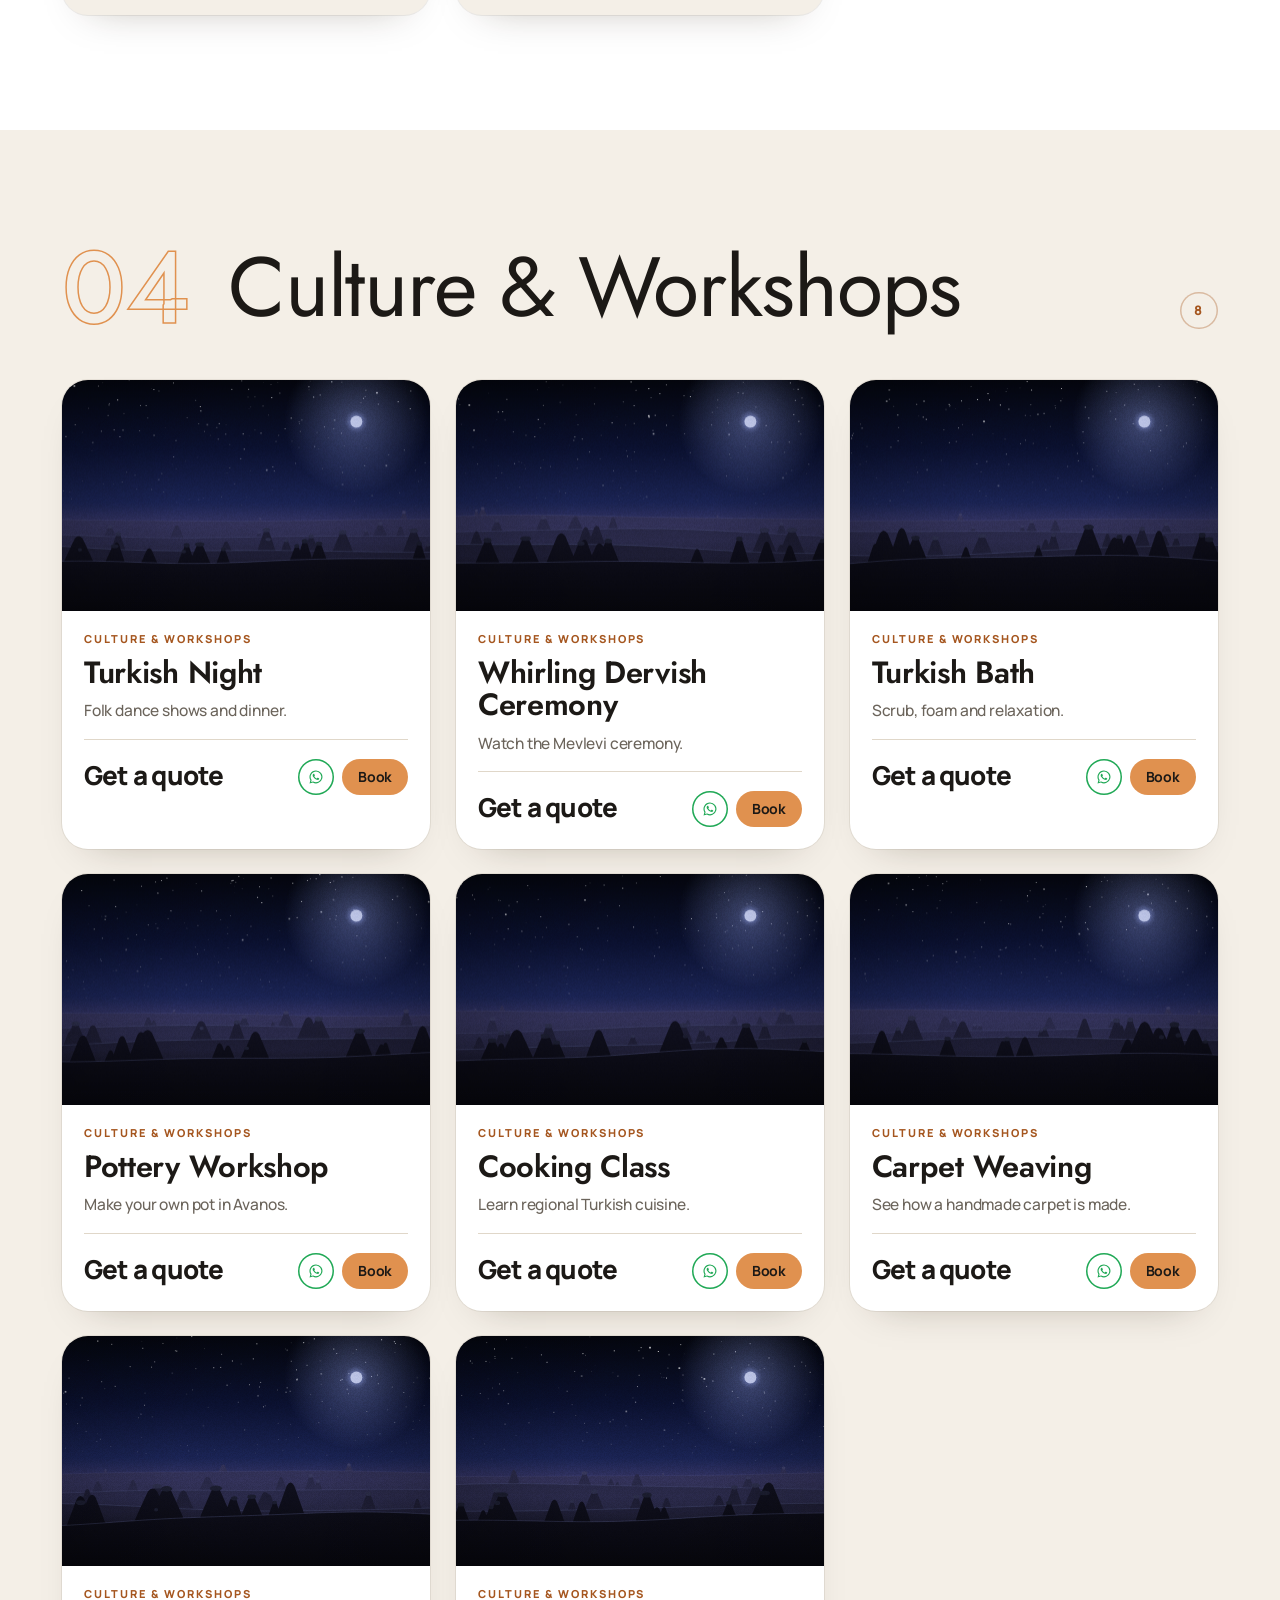
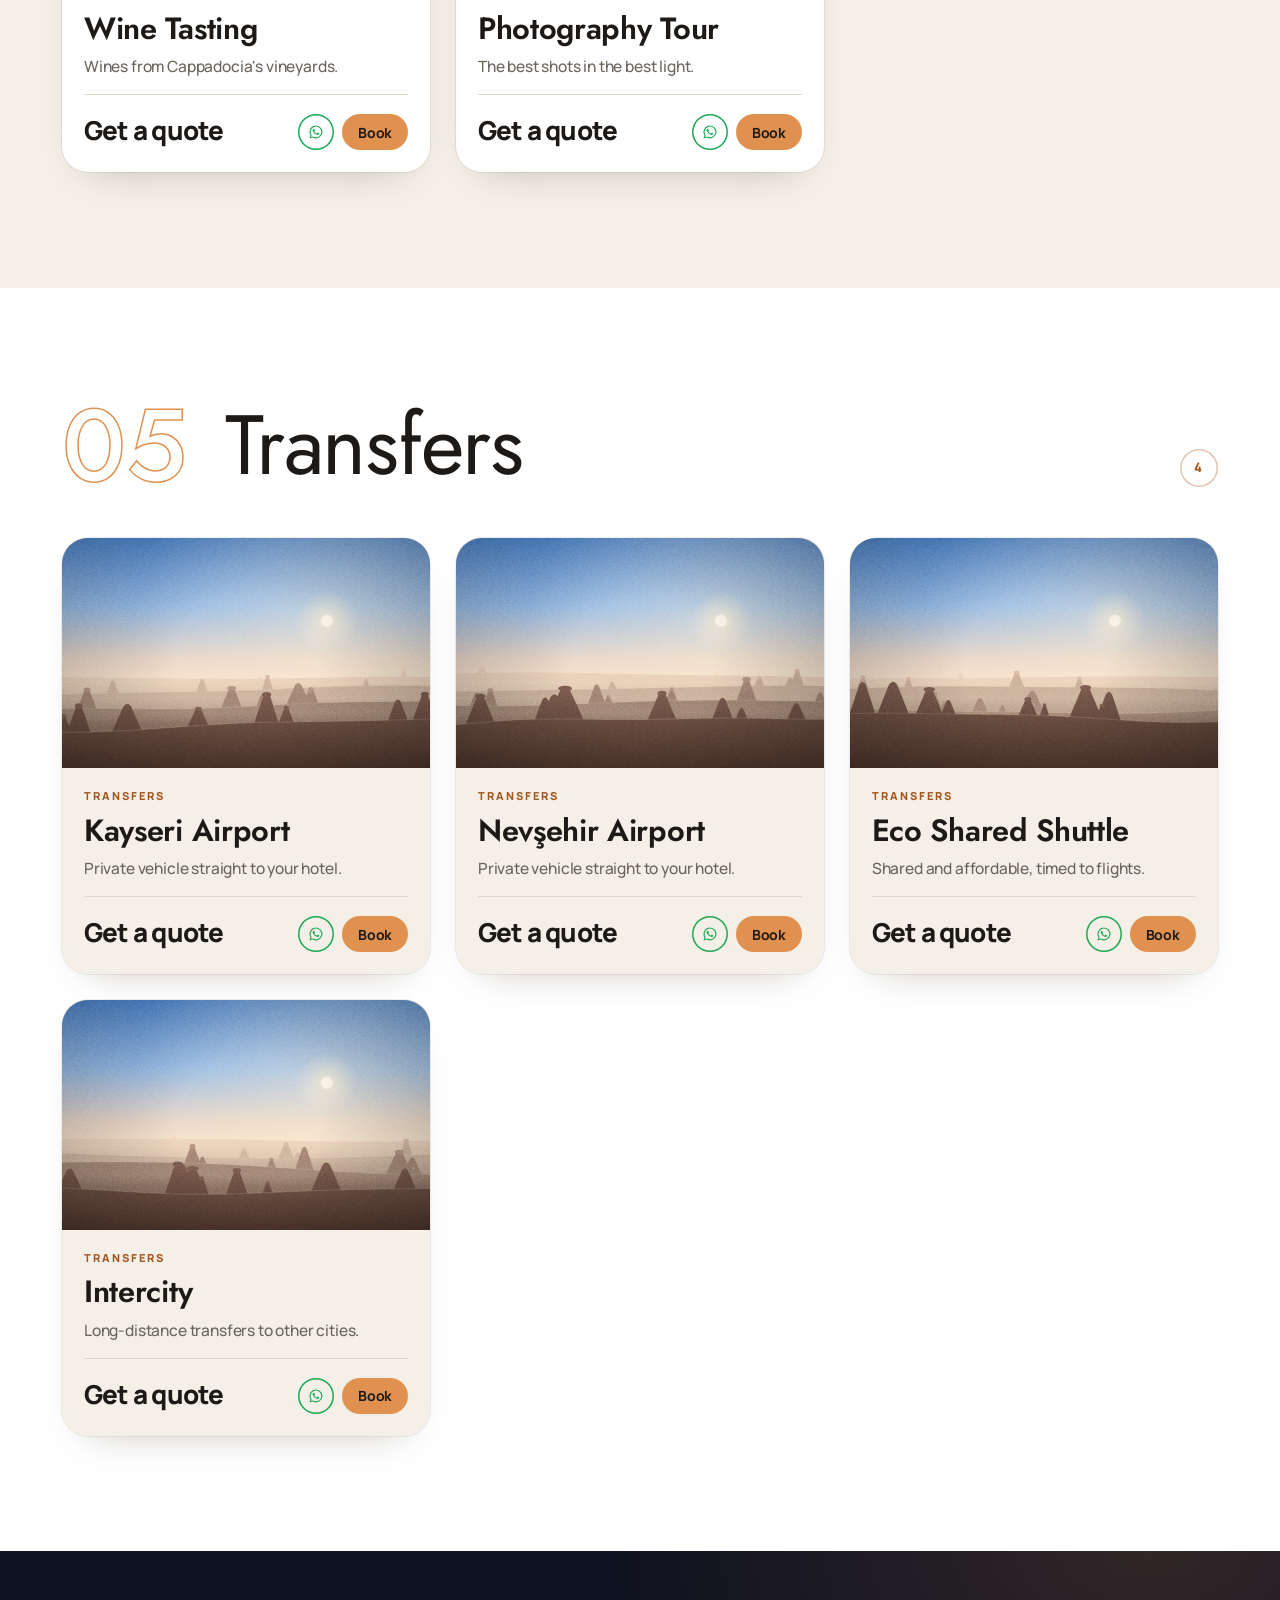
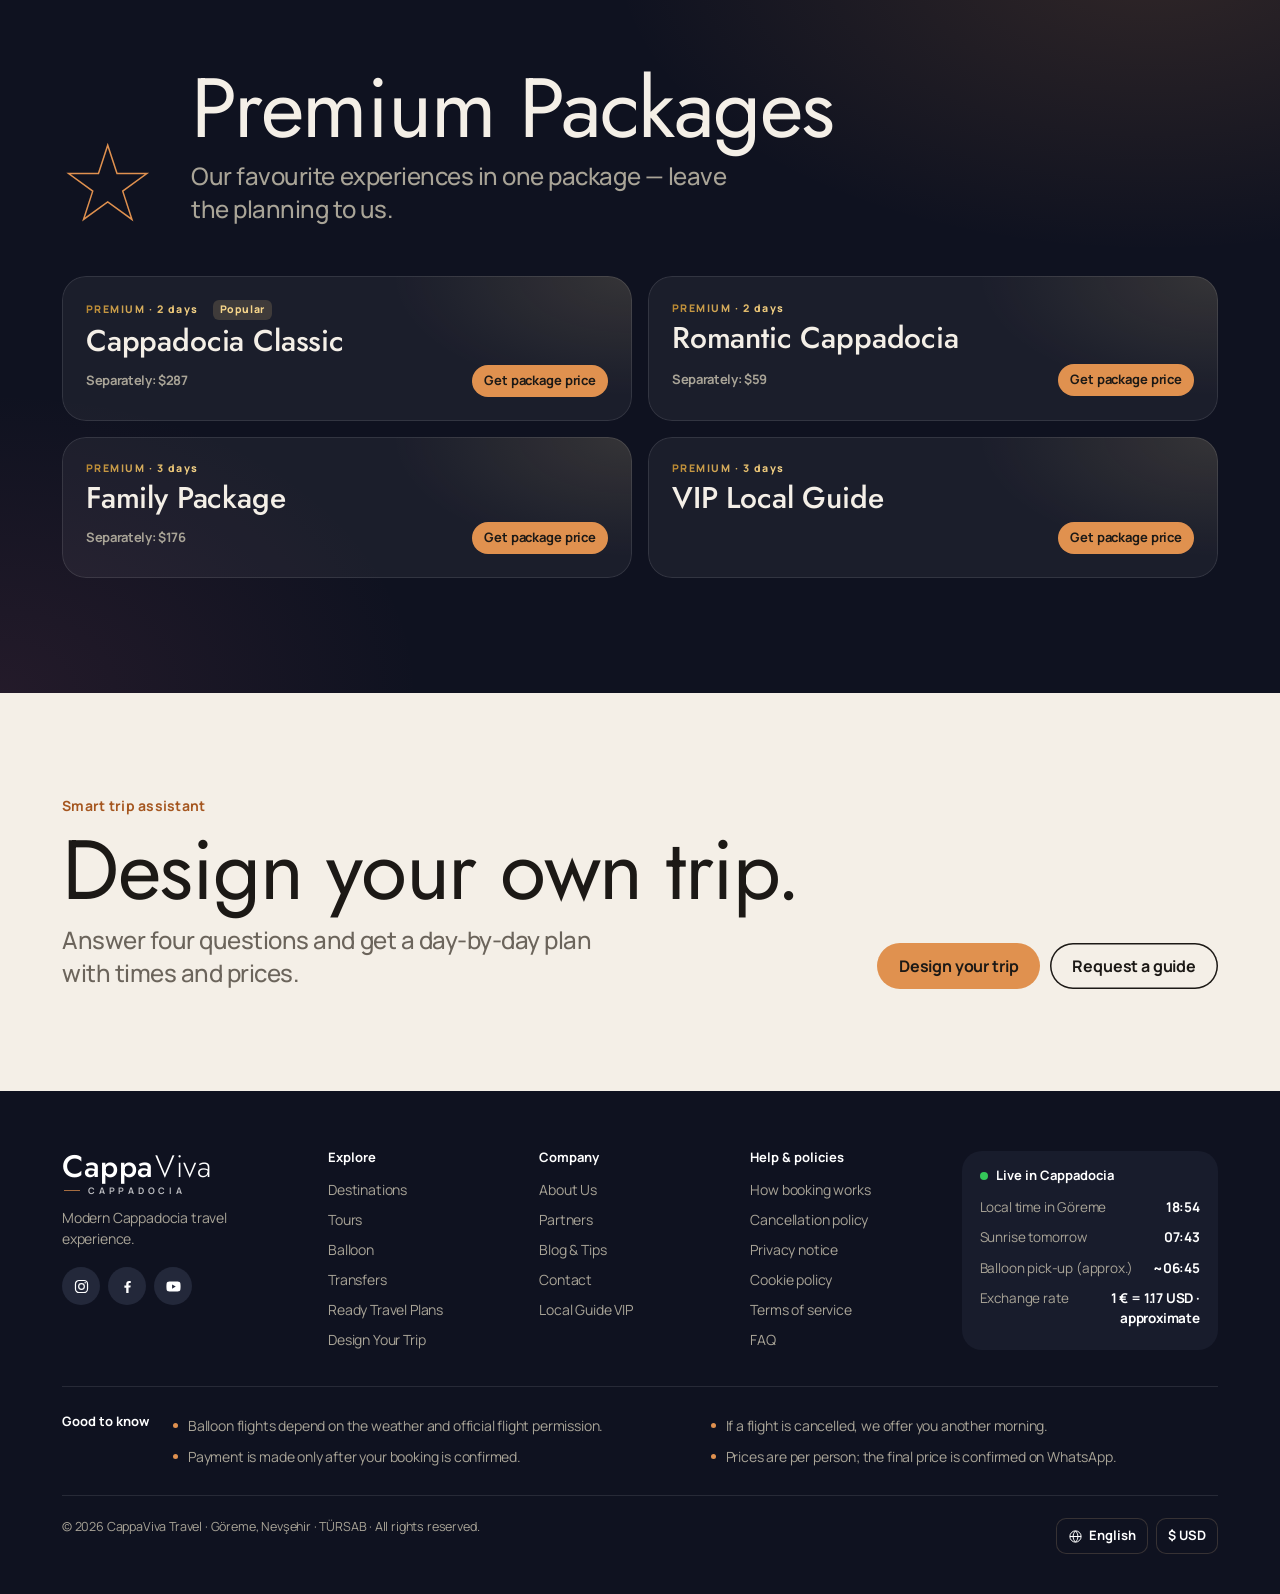
<file: turlar.html>
<!doctype html>
<html lang="en" dir="ltr">
<head>
<meta charset="utf-8">
<meta name="viewport" content="width=device-width,initial-scale=1,viewport-fit=cover">
<title>CappaViva</title>
<meta name="description" content="All Cappadocia tours and prices: hot air balloon flights, Red and Green tours, ATV, jeep and horse safaris, workshops, transfers and premium packages.">
<link rel="preconnect" href="https://fonts.googleapis.com">
<link rel="preconnect" href="https://fonts.gstatic.com" crossorigin>
<link rel="stylesheet" href="https://fonts.googleapis.com/css2?family=Manrope:wght@400;500;600;700;800&family=Jost:ital,wght@0,300;0,400;0,500;0,600;1,300;1,400&family=Noto+Sans+Arabic:wght@400;600;700;800&display=swap">
<link rel="stylesheet" href="assets/css/style.css">
<link rel="stylesheet" href="assets/css/premium.css?v=3">
<script src="assets/js/theme.js?v=3"></script>
</head>
<body>
<svg width="0" height="0" style="position:absolute" aria-hidden="true">
  <defs>
    <symbol id="i-star" viewBox="0 0 24 24"><path fill="currentColor" d="M12 2.8l2.8 6 6.5.7-4.9 4.4 1.4 6.4L12 17l-5.8 3.3 1.4-6.4L2.7 9.5l6.5-.7z"/></symbol>
    <symbol id="i-wa" viewBox="0 0 24 24"><path fill="currentColor" d="M12 2.2a9.7 9.7 0 0 0-8.4 14.6L2.3 21.7l5-1.3A9.7 9.7 0 1 0 12 2.2zm0 17.7a8 8 0 0 1-4.1-1.1l-.3-.2-3 .8.8-2.9-.2-.3A8 8 0 1 1 12 19.9zm4.4-6c-.2-.1-1.4-.7-1.7-.8s-.4-.1-.5.1-.6.8-.8.9-.3.2-.5 0a6.6 6.6 0 0 1-3.3-2.9c-.2-.4.2-.4.7-1.3.1-.2 0-.3 0-.4l-.8-1.8c-.2-.5-.4-.4-.5-.4h-.5a.9.9 0 0 0-.6.3 2.7 2.7 0 0 0-.9 2 4.7 4.7 0 0 0 1 2.5 10.7 10.7 0 0 0 4.1 3.6c1.5.7 2.1.7 2.9.6a2.4 2.4 0 0 0 1.6-1.1 2 2 0 0 0 .1-1.1c0-.1-.2-.2-.4-.3z"/></symbol>
    <symbol id="i-globe" viewBox="0 0 24 24"><g fill="none" stroke="currentColor" stroke-width="1.6"><circle cx="12" cy="12" r="9"/><path d="M3 12h18M12 3c2.6 2.6 3.8 5.6 3.8 9s-1.2 6.4-3.8 9c-2.6-2.6-3.8-5.6-3.8-9S9.4 5.6 12 3z"/></g></symbol>
    <symbol id="i-plane" viewBox="0 0 24 24"><path fill="none" stroke="currentColor" stroke-width="1.6" stroke-linejoin="round" d="M10.5 13.5 3 11l1.5-1.5 7 1L16 6c1-1 2.6-1.4 3.2-.8s.2 2.2-.8 3.2l-4.5 4.5 1 7L13.4 21.4l-2.5-7.5-3.4 3.4.3 2.2-1.3 1.3-1.4-3-3-1.4 1.3-1.3 2.2.3z"/></symbol>
    <symbol id="i-arrow" viewBox="0 0 16 16"><path fill="none" stroke="currentColor" stroke-width="2" stroke-linecap="round" stroke-linejoin="round" d="M6 3l5 5-5 5"/></symbol>
    <symbol id="i-x" viewBox="0 0 16 16"><path fill="none" stroke="currentColor" stroke-width="2" stroke-linecap="round" d="M3 3l10 10M13 3 3 13"/></symbol>
    <symbol id="i-ig" viewBox="0 0 24 24"><rect x="3.5" y="3.5" width="17" height="17" rx="5" fill="none" stroke="currentColor" stroke-width="1.7"/><circle cx="12" cy="12" r="4" fill="none" stroke="currentColor" stroke-width="1.7"/><circle cx="17.2" cy="6.8" r="1.1" fill="currentColor"/></symbol>
    <symbol id="i-fb" viewBox="0 0 24 24"><path fill="currentColor" d="M13.5 21v-7.5h2.6l.4-3h-3V8.6c0-.9.3-1.5 1.5-1.5h1.6V4.4a21 21 0 0 0-2.4-.1c-2.4 0-4 1.4-4 4.1v2.2H7.6v3h2.6V21z"/></symbol>
    <symbol id="i-yt" viewBox="0 0 24 24"><path fill="currentColor" d="M21.6 7.2a2.5 2.5 0 0 0-1.8-1.8C18.2 5 12 5 12 5s-6.2 0-7.8.4A2.5 2.5 0 0 0 2.4 7.2 26 26 0 0 0 2 12a26 26 0 0 0 .4 4.8 2.5 2.5 0 0 0 1.8 1.8C5.8 19 12 19 12 19s6.2 0 7.8-.4a2.5 2.5 0 0 0 1.8-1.8A26 26 0 0 0 22 12a26 26 0 0 0-.4-4.8zM10 15V9l5.2 3z"/></symbol>
  </defs>
</svg>

<div id="page">
<header class="nav on-hero" id="nav">
  <div class="nav-in">
    <a class="wm" href="index.html" aria-label="CappaViva"><span class="wm-name">Cappa<i>Viva</i></span><span class="wm-sub">Cappadocia</span></a>
    <ul class="nav-links" id="navLinks">
      <li><a href="index.html" data-i18n="nav.home">Home</a></li>
      <li data-mega="dest"><a href="destinasyonlar.html"><span data-i18n="nav.dest">Destinations</span><i class="car"></i></a></li>
      <li data-mega="tours"><a href="turlar.html" class="active" aria-current="page"><span data-i18n="nav.tours">Tours</span><i class="car"></i></a></li>
      <li data-mega="balloon"><a href="index.html#balon"><span data-i18n="nav.balloon">Balloon</span><i class="car"></i></a></li>
      <li data-mega="about"><a href="index.html#hakkimizda"><span data-i18n="nav.about">About Us</span><i class="car"></i></a></li>
      <li data-mega="contact"><a href="index.html#iletisim"><span data-i18n="nav.contact">Contact</span><i class="car"></i></a></li>
      <li data-mega="guide"><a href="index.html#rezervasyon" class="guide" data-book="vip"><span data-i18n="nav.guide">Local Guide</span><i class="car"></i></a></li>
    </ul>
    <div class="nav-tools">
      <div class="pop-wrap" id="langWrap">
        <button class="chip-btn" id="langBtn" aria-haspopup="menu" aria-expanded="false" data-i18n-aria="nav.lang"><svg><use href="#i-globe"/></svg><span id="langCode">EN</span></button>
        <div class="pop" role="menu"><h5 data-i18n="nav.lang">Language</h5><div class="lang-grid" id="langGrid"></div></div>
      </div>
      <div class="pop-wrap cur-btn" id="curWrap">
        <button class="chip-btn" id="curBtn" aria-haspopup="menu" aria-expanded="false" data-i18n-aria="nav.cur"><span id="curCode">€ EUR</span></button>
        <div class="pop" role="menu"><h5 data-i18n="nav.cur">Currency</h5><div class="cur-list" id="curList"></div><p class="note" id="curNote"></p></div>
      </div>
      <a class="btn btn-primary btn-sm" href="index.html#rezervasyon" data-book="" data-i18n="nav.book">Book now</a>
      <button class="menu-btn" id="menuBtn" aria-expanded="false" aria-controls="drawer"><span data-i18n="nav.menu">Menu</span><span class="lines"><i></i><i></i></span></button>
    </div>
  </div>
  <i class="progress" id="progress"></i>
  <div class="mega" id="mega"><div class="mega-in" id="megaIn"></div></div>
</header>
<div class="mega-scrim" id="megaScrim"></div>

<!-- TÜM TURLAR — içerik assets/js/tours-page.js dosyasından otomatik gelir -->
<main id="toursPage" class="dpage"></main>

<footer>
  <div class="c">
    <div class="ft-top">
      <div class="ft-brand">
        <span class="wm"><span class="wm-name">Cappa<i>Viva</i></span><span class="wm-sub">Cappadocia</span></span>
        <p data-i18n="ft.tagline">Modern Cappadocia travel experience.</p>
        <div class="ft-social"><a href="#" aria-label="Instagram"><svg><use href="#i-ig"/></svg></a><a href="#" aria-label="Facebook"><svg><use href="#i-fb"/></svg></a><a href="#" aria-label="YouTube"><svg><use href="#i-yt"/></svg></a></div>
      </div>
      <div><h4 data-i18n="ft.explore"></h4><ul><li><a href="destinasyonlar.html" data-i18n="nav.dest"></a></li><li><a href="turlar.html" data-i18n="nav.tours"></a></li><li><a href="index.html#balon" data-i18n="nav.balloon"></a></li><li><a href="turlar.html#transfer" data-i18n="dr.transfer"></a></li><li><a href="index.html#planlar" data-i18n="dr.plans"></a></li><li><a href="index.html#planla" data-i18n="dr.planner"></a></li></ul></div>
      <div><h4 data-i18n="ft.company"></h4><ul><li><a href="index.html#hakkimizda" data-i18n="nav.about"></a></li><li><a href="index.html#ortaklar" data-i18n="pt.eyebrow"></a></li><li><a href="index.html#blog" data-i18n="dr.blog"></a></li><li><a href="index.html#iletisim" data-i18n="nav.contact"></a></li><li><a href="index.html#rezervasyon" data-book="vip" data-i18n="dr.vip"></a></li></ul></div>
      <div><h4 data-i18n="ft.help"></h4><ul><li><a href="index.html#sss" data-i18n="ft.guide"></a></li><li><a href="#" data-i18n="ft.cancel"></a></li><li><a href="#" data-i18n="ft.privacy"></a></li><li><a href="#" data-i18n="ft.cookies"></a></li><li><a href="#" data-i18n="ft.terms"></a></li><li><a href="index.html#sss" data-i18n="dr.faq"></a></li></ul></div>
      <div class="live">
        <h4><i></i><span data-i18n="ft.live"></span></h4>
        <div class="live-row"><span data-i18n="ft.time"></span><b data-live="time">—</b></div>
        <div class="live-row"><span data-i18n="ft.sunrise"></span><b data-live="sun">—</b></div>
        <div class="live-row"><span data-i18n="ft.pickup"></span><b data-live="pick">—</b></div>
        <div class="live-row" data-live-wrap="temp" hidden><span data-i18n="wx.temp"></span><b data-live="temp">—</b></div>
        <div class="live-row" data-live-wrap="wind" hidden><span data-i18n="wx.wind"></span><b data-live="wind">—</b></div>
        <div class="live-row"><span data-i18n="ft.rate"></span><b data-live="rate">—</b></div>
      </div>
    </div>
    <div class="ft-pol">
      <h4 data-i18n="ft.pol.t">Good to know</h4>
      <ul><li data-i18n="ft.pol1"></li><li data-i18n="ft.pol2"></li><li data-i18n="ft.pol3"></li><li data-i18n="ft.pol4"></li></ul>
    </div>
    <div class="ft-bot">
      <span>© 2026 CappaViva Travel · Göreme, Nevşehir · TÜRSAB · <span data-i18n="ft.rights"></span></span>
      <span class="ft-set"><button class="chip-btn" data-open="lang"><svg><use href="#i-globe"/></svg><span data-lang-name></span></button><button class="chip-btn" data-open="cur"><span data-cur-name></span></button></span>
    </div>
  </div>
</footer>
</div>

<aside class="drawer" id="drawer" aria-label="Menu" aria-hidden="true">
  <div class="dr-head"><a class="wm" href="index.html"><span class="wm-name">Cappa<i>Viva</i></span><span class="wm-sub">Cappadocia</span></a><button class="dr-close" id="drClose"><span data-i18n="nav.close">Close</span><svg><use href="#i-x"/></svg></button></div>
  <div class="dr-body"><div class="dr-grid" id="drBody"></div></div>
  <div class="dr-foot">
    <div class="row"><a class="btn btn-primary" href="index.html#rezervasyon" data-book="" data-i18n="nav.book">Book now</a><a class="btn btn-wa" data-wa-link target="_blank" rel="noopener"><svg width="18" height="18"><use href="#i-wa"/></svg>WhatsApp</a></div>
    <div class="dr-contact"><span><b data-phone></b></span><span><b data-email></b></span></div>
  </div>
</aside>

<div class="lp" id="lp" role="dialog" aria-live="polite" hidden>
  <div class="lp-top"><span class="lp-globe"><svg><use href="#i-globe"/></svg></span><p id="lpQ"></p></div>
  <div class="lp-acts"><button class="btn btn-sm" id="lpNo" style="color:rgba(255,255,255,.8)"></button><button class="btn btn-primary btn-sm" id="lpYes"></button></div>
</div>

<div class="toast" id="toast" role="status" aria-live="polite"></div>

<script src="assets/js/data.js"></script>
<script src="assets/js/lang/en.js"></script>
<script src="assets/js/i18n.js"></script>
<script src="assets/js/scene.js"></script>
<script src="assets/js/places.js"></script>
<script src="assets/js/offers.js"></script>
<script src="assets/js/wa-msg.js"></script><script src="assets/js/guide.js"></script><script src="assets/js/app.js"></script>
<script src="assets/js/wa-widget.js"></script>
<script src="assets/js/tours-page.js"></script>
</body>
</html>
</file>
<file: assets/css/style.css>
/* =========================================================
   CappaViva — stil dosyası
   Palet: Kapadokya'nın doğal tonları — tüf taşı (açık bej), gün doğumu
   (kayısı), gece mavisi (koyu bölümler). Marka yazısı: Cormorant Garamond.
   ========================================================= */
:root{
  --white:#ffffff; --paper:#f4efe7; --sand:#ebe3d6; --ink:#1c1916; --ink-2:#6b645b; --ink-3:#8f877c; --line:#e0d7c9;
  --night:#0f1220; --dark-2:#181c2c; --dark-3:#23283a; --on-dark:#f4efe7; --on-dark-2:#a9a497;
  --black:var(--night);
  --accent:#e0914f; --accent-deep:#a5561f; --rose:#b8566f; --wa:#25d366;
  --f:"Manrope","SF Pro Display",-apple-system,BlinkMacSystemFont,"Segoe UI",Roboto,"Noto Sans",sans-serif;
  --f-brand:"Cormorant Garamond","Cormorant","Iowan Old Style","Palatino Linotype",Georgia,serif;
  --f-serif:var(--f-brand);
  --c:1200px; --g:22px; --r:22px; --nav:68px;
  --ease:cubic-bezier(.22,.8,.2,1);
  color-scheme:light;
}
:lang(ar),:lang(fa){--f:"Noto Sans Arabic","Manrope",Tahoma,sans-serif;--f-serif:var(--f)}
:lang(zh){--f:"Manrope","PingFang SC","Hiragino Sans GB","Microsoft YaHei","Noto Sans SC",sans-serif;--f-serif:var(--f)}
:lang(ja){--f:"Manrope","Hiragino Kaku Gothic ProN","Hiragino Sans","Yu Gothic","Noto Sans JP",sans-serif;--f-serif:var(--f)}
:lang(ko){--f:"Manrope","Apple SD Gothic Neo","Malgun Gothic","Noto Sans KR",sans-serif;--f-serif:var(--f)}
*{box-sizing:border-box}
[hidden]{display:none!important}
html{-webkit-text-size-adjust:100%}
body{margin:0;background:var(--white);color:var(--ink);font-family:var(--f);font-size:17px;line-height:1.5;letter-spacing:-.01em;-webkit-font-smoothing:antialiased;overflow-x:hidden}
body.lock{overflow:hidden}
a{color:inherit;text-decoration:none}
button{font:inherit;color:inherit;background:none;border:0;cursor:pointer;padding:0}
h1,h2,h3,h4{margin:0;text-wrap:balance;letter-spacing:-.035em;line-height:1.06;font-weight:800}
:lang(ar) h1,:lang(ar) h2,:lang(ar) h3,:lang(fa) h1,:lang(fa) h2,:lang(fa) h3,:lang(zh) h1,:lang(zh) h2,:lang(ja) h1,:lang(ja) h2,:lang(ko) h1,:lang(ko) h2{letter-spacing:0;line-height:1.2}
p{margin:0}
:focus-visible{outline:2px solid var(--accent);outline-offset:3px;border-radius:6px}
.c{max-width:var(--c);margin:0 auto;padding-inline:var(--g)}
section{scroll-margin-top:var(--nav)}
.eyebrow{font-size:14px;font-weight:700;letter-spacing:.02em;color:var(--accent-deep)}
.dark .eyebrow{color:var(--accent)}
.h2{font-size:clamp(44px,6.6vw,84px)}
.h2,.tile h3,.dcard h3,.tier h3,.plan-sum h3,.news-box h2,.bv-top h1,.rv-text h3,.pl-intro .h2{font-family:var(--f-serif);font-weight:600;letter-spacing:-.012em;line-height:1}
.tile h3,.dcard h3{font-weight:600}
.lede{font-size:clamp(19px,2.1vw,24px);line-height:1.35;color:var(--ink-2);font-weight:500;max-width:36ch;letter-spacing:-.02em}
.dark{background:var(--black);color:var(--on-dark)}
.dark .lede{color:var(--on-dark-2)}
.sec{padding-block:clamp(84px,12vw,150px)}
.sec-head{display:grid;gap:14px;margin-bottom:clamp(36px,5vw,64px)}
.row-head{display:flex;flex-wrap:wrap;align-items:end;justify-content:space-between;gap:18px}
.tnum{font-variant-numeric:tabular-nums}
.owner{display:inline-flex;gap:6px;align-items:center;font-size:12px;font-weight:700;color:#8a560c;background:#fff1e0;border:1px dashed #e5a45c;border-radius:8px;padding:4px 10px}
.owner::before{content:"✎"}

/* Wordmark — CappaViva yazısı */
.wm{display:inline-grid;gap:4px;line-height:1;direction:ltr;text-align:left;white-space:nowrap}
.wm-name{font-family:var(--f-brand);font-weight:600;font-size:31px;letter-spacing:.005em}
.wm-name i{font-style:italic;font-weight:500;margin-left:1px}
.wm-sub{font-family:"Manrope",sans-serif;font-size:9px;font-weight:700;letter-spacing:.42em;text-transform:uppercase;opacity:.72;padding-left:2px;display:flex;align-items:center;gap:8px}
.wm-sub::before{content:"";width:16px;height:1px;background:var(--accent)}

/* Buttons */
.btn{display:inline-flex;align-items:center;justify-content:center;gap:8px;height:46px;padding:0 22px;border-radius:999px;font-weight:700;font-size:16px;letter-spacing:-.01em;transition:transform .25s var(--ease),background .25s,color .25s,box-shadow .25s;white-space:nowrap}
.btn:hover{transform:translateY(-1px)}
.btn:active{transform:scale(.97)}
.btn-primary{background:var(--accent);color:#1c1916}
.btn-primary:hover{background:#eba063}
.btn-dark{background:var(--ink);color:#fff}
.btn-glass{background:rgba(255,255,255,.16);color:#fff;backdrop-filter:blur(14px);-webkit-backdrop-filter:blur(14px);box-shadow:inset 0 0 0 1px rgba(255,255,255,.35)}
.btn-glass:hover{background:rgba(255,255,255,.26)}
.btn-line{box-shadow:inset 0 0 0 1.5px currentColor}
.btn-wa{background:var(--wa);color:#062b14}
.btn-sm{height:36px;padding:0 16px;font-size:14px}
.link{color:var(--accent-deep);font-weight:700;display:inline-flex;align-items:center;gap:4px}
.dark .link{color:var(--accent)}
.link::after{content:"›";font-size:1.25em;line-height:1;transition:transform .25s var(--ease)}
[dir=rtl] .link::after{content:"‹"}
.link:hover::after{transform:translateX(3px)}
.link.back::after{content:none}
.link.back::before{content:"‹";font-size:1.25em;line-height:1;transition:transform .25s var(--ease)}
[dir=rtl] .link.back::before{content:"›"}
.link.back:hover::before{transform:translateX(-3px)}
[dir=rtl] .link:hover::after{transform:translateX(-3px)}

/* ---------- INTRO ---------- */
.intro{position:fixed;inset:0;z-index:200;background:var(--night);display:grid;place-items:center;color:#f4efe7;clip-path:inset(0 0 0 0);transition:clip-path 1s cubic-bezier(.76,0,.24,1)}
.intro.go{clip-path:inset(0 0 100% 0)}
.intro .wm{justify-items:center}
.intro .wm-name{font-size:clamp(56px,10vw,120px);overflow:hidden;padding-bottom:.06em}
.intro .wm-name span{display:inline-block;transform:translateY(110%);animation:rise 1s var(--ease) forwards}
.intro .wm-name i{display:inline-block;transform:translateY(110%);animation:rise 1s var(--ease) .3s forwards}
.intro .wm-sub{font-size:12px;opacity:0;animation:fade .8s ease .7s forwards}
.intro .bar{position:absolute;bottom:18%;left:50%;width:120px;height:1px;background:rgba(255,255,255,.15);transform:translateX(-50%);overflow:hidden}
.intro .bar::after{content:"";position:absolute;inset:0;background:var(--accent);transform:translateX(-100%);animation:load 1.1s var(--ease) forwards}
@keyframes rise{to{transform:none}}
@keyframes load{to{transform:none}}
@keyframes fade{to{opacity:.72}}

/* ---------- NAV ---------- */
.nav{position:sticky;top:env(safe-area-inset-top,0px);z-index:60;height:var(--nav);background:rgba(244,239,231,.84);backdrop-filter:saturate(160%) blur(20px);-webkit-backdrop-filter:saturate(160%) blur(20px);border-bottom:1px solid rgba(60,40,20,.09);transition:background .35s,color .35s,border-color .35s}
.nav.on-hero{background:linear-gradient(180deg,rgba(10,12,22,.5),rgba(10,12,22,0));backdrop-filter:none;-webkit-backdrop-filter:none;border-bottom-color:transparent;color:#fbf6ef}
.nav.mega-open{background:rgba(244,239,231,.98);color:var(--ink);backdrop-filter:saturate(160%) blur(24px);-webkit-backdrop-filter:saturate(160%) blur(24px);border-bottom-color:rgba(60,40,20,.09)}
.nav-in{height:100%;display:flex;align-items:center;gap:clamp(18px,2.4vw,40px);max-width:1520px;margin:0 auto;padding-inline:clamp(16px,2.6vw,44px)}
.nav-links{display:flex;align-items:center;gap:0;list-style:none;margin:0;padding:0;height:100%}
.nav-links>li{height:100%;display:flex;align-items:center}
.nav-links>li>a{font-size:14px;font-weight:600;padding:9px 12px;border-radius:9px;opacity:.86;display:inline-flex;align-items:center;gap:7px;position:relative;transition:opacity .2s}
.nav-links>li>a:hover,.nav-links>li.open>a{opacity:1}
.nav-links .car{width:6px;height:6px;border-right:1.5px solid currentColor;border-bottom:1.5px solid currentColor;transform:rotate(45deg) translateY(-2px);opacity:.55;transition:transform .35s var(--ease)}
.nav-links>li.open .car{transform:rotate(225deg) translate(-1px,-1px)}
.nav-links>li>a.active::after,.nav-links>li.open>a::after{content:"";position:absolute;left:12px;right:12px;bottom:0;height:1.5px;background:var(--accent)}
.nav-links .guide{color:var(--accent-deep)}
.nav.on-hero:not(.mega-open) .nav-links .guide{color:#ffc58f}
.nav-tools{display:flex;align-items:center;gap:8px;margin-inline-start:auto}
.chip-btn{height:36px;padding:0 12px;border-radius:10px;font-size:13px;font-weight:700;display:inline-flex;align-items:center;gap:6px;box-shadow:inset 0 0 0 1px rgba(128,110,90,.35);transition:background .2s}
.chip-btn:hover{background:rgba(128,110,90,.12)}
.chip-btn svg{width:15px;height:15px}
.menu-btn{height:40px;padding:0 14px 0 16px;border-radius:999px;display:inline-flex;align-items:center;gap:12px;font-size:14px;font-weight:700;box-shadow:inset 0 0 0 1px rgba(128,110,90,.35);transition:background .2s}
.menu-btn:hover{background:rgba(128,110,90,.12)}
.menu-btn .lines{width:20px;height:10px;position:relative}
.menu-btn .lines i{position:absolute;left:0;right:0;height:1.5px;border-radius:2px;background:currentColor;transition:.35s var(--ease)}
.menu-btn .lines i:first-child{top:0}.menu-btn .lines i:last-child{bottom:0;left:7px}
.menu-btn:hover .lines i:last-child{left:0}
.progress{position:absolute;left:0;bottom:-1px;height:2px;width:100%;transform-origin:0 50%;transform:scaleX(0);background:linear-gradient(90deg,var(--accent),var(--rose))}
[dir=rtl] .progress{transform-origin:100% 50%}
@media (max-width:1240px){.nav-links{display:none}}
@media (max-width:640px){.nav-tools .btn,.nav-tools .cur-btn{display:none}.menu-btn>span:first-child{display:none}.menu-btn{padding:0 11px}.wm-name{font-size:26px}.wm-sub{font-size:8px;letter-spacing:.34em}}

/* ---------- MEGA MENU (üst bar açılır menüler) ---------- */
.mega{position:absolute;left:0;right:0;top:100%;background:rgba(244,239,231,.98);color:var(--ink);backdrop-filter:saturate(160%) blur(24px);-webkit-backdrop-filter:saturate(160%) blur(24px);border-bottom:1px solid rgba(60,40,20,.1);box-shadow:0 40px 70px -40px rgba(40,25,10,.35);clip-path:inset(0 0 100% 0);visibility:hidden;transition:clip-path .55s var(--ease),visibility 0s .55s}
.mega.open{clip-path:inset(0 0 -80px 0);visibility:visible;transition:clip-path .55s var(--ease)}
.mega-in{max-width:1520px;margin:0 auto;padding:34px clamp(16px,2.6vw,44px) 42px}
.mega-pane{display:none;gap:clamp(24px,3vw,48px)}
.mega-pane.on{display:grid;animation:mIn .5s var(--ease)}
@keyframes mIn{from{opacity:0;transform:translateY(-10px)}to{opacity:1;transform:none}}
.mega h5{margin:0 0 12px;font-size:11px;font-weight:800;letter-spacing:.2em;text-transform:uppercase;color:var(--accent-deep)}
.m-title{font-family:var(--f-serif);font-size:clamp(30px,2.6vw,40px);font-weight:600;line-height:1.05;letter-spacing:-.01em}
.m-p{color:var(--ink-2);font-weight:500;font-size:15px;margin:10px 0 16px;max-width:34ch}
.m-dest{grid-template-columns:260px minmax(0,1fr)}
.m-dest-grid{display:grid;grid-template-columns:repeat(4,minmax(0,1fr));gap:18px 16px}
.m-card{display:grid;gap:6px;align-content:start}
.m-card .thumb{position:relative;aspect-ratio:16/10;border-radius:14px;overflow:hidden;isolation:isolate;background:#d8cdbd}
.m-card .thumb .media{z-index:0}
.m-card:hover .media canvas,.m-card:hover .media img{transform:scale(1.06)}
.m-card b{font-family:var(--f-serif);font-size:21px;font-weight:600;line-height:1.1}
.m-card small{font-size:12.5px;color:var(--ink-2);font-weight:600}
.m-cols{grid-template-columns:repeat(4,minmax(0,1fr)) minmax(0,1.15fr)}
.m-list{list-style:none;margin:0;padding:0;display:grid;gap:2px}
.m-list a,.m-list button{display:flex;justify-content:space-between;align-items:baseline;gap:12px;width:100%;text-align:start;padding:7px 0;font-size:15px;font-weight:600;border-bottom:1px solid transparent;transition:color .2s,border-color .2s}
.m-list a:hover,.m-list button:hover{color:var(--accent-deep);border-bottom-color:var(--line)}
.m-list em{font-style:normal;font-size:13px;font-weight:700;color:var(--ink-3);white-space:nowrap}
.m-feature{border-radius:22px;padding:24px;background:var(--night);color:var(--on-dark);display:grid;gap:10px;align-content:start;position:relative;overflow:hidden}
.m-feature::before{content:"";position:absolute;inset:auto -40% -60% auto;width:320px;height:320px;background:radial-gradient(circle,rgba(224,145,79,.4),transparent 60%)}
.m-feature>*{position:relative}
.m-feature h5{color:var(--accent)}
.m-feature p{color:var(--on-dark-2);font-size:14.5px;font-weight:500}
.m-feature .btn{justify-self:start;margin-top:6px}
.m-balloon{grid-template-columns:minmax(0,1fr) minmax(0,2fr) minmax(0,1fr)}
.m-tiers{display:grid;grid-template-columns:repeat(3,minmax(0,1fr));gap:14px}
.m-tier{background:var(--white);border-radius:18px;padding:18px;display:grid;gap:6px;align-content:start;box-shadow:inset 0 0 0 1px var(--line);text-align:start;transition:box-shadow .25s,transform .35s var(--ease)}
.m-tier:hover{box-shadow:inset 0 0 0 1.5px var(--accent);transform:translateY(-2px)}
.m-tier small{font-size:12px;font-weight:700;color:var(--accent-deep)}
.m-tier b{font-family:var(--f-serif);font-size:22px;font-weight:600}
.m-tier span{font-size:14px;font-weight:700;color:var(--ink-2)}
.live-list{display:grid;gap:8px}
.live-list div{display:flex;justify-content:space-between;gap:12px;font-size:14px;padding-bottom:8px;border-bottom:1px solid var(--line)}
.live-list span{color:var(--ink-2);font-weight:600}
.live-list b{font-weight:800;direction:ltr;unicode-bidi:isolate}
.m-note{font-size:12.5px;color:var(--ink-3);font-weight:600;margin-top:10px}
.m-about{grid-template-columns:260px minmax(0,2fr) minmax(0,1fr)}
.m-reasons{display:grid;grid-template-columns:repeat(2,minmax(0,1fr));gap:18px 26px}
.m-reasons b{display:block;font-family:var(--f-serif);font-size:21px;font-weight:600;margin-bottom:4px}
.m-reasons p{font-size:14px;color:var(--ink-2);font-weight:500}
.m-contact{grid-template-columns:260px minmax(0,1.3fr) minmax(0,1fr)}
.m-ct{display:grid;gap:10px}
.m-ct div{display:flex;justify-content:space-between;align-items:center;gap:12px;padding:14px 16px;border-radius:14px;background:var(--white);box-shadow:inset 0 0 0 1px var(--line)}
.m-ct small{display:block;font-size:12px;color:var(--ink-3);font-weight:700}
.m-ct b{font-size:16px;direction:ltr;unicode-bidi:isolate}
.m-guide{grid-template-columns:minmax(0,1.2fr) minmax(0,1fr) minmax(0,1fr)}
.m-checks{list-style:none;margin:0;padding:0;display:grid;gap:12px}
.m-checks li{display:flex;gap:10px;font-weight:600;font-size:15px}
.m-checks li::before{content:"✓";width:22px;height:22px;flex:none;border-radius:50%;display:grid;place-items:center;font-size:12px;font-weight:800;color:#fff;background:var(--accent)}
.mega-scrim{position:fixed;left:0;right:0;bottom:0;top:var(--nav);z-index:55;background:rgba(28,22,14,.28);backdrop-filter:blur(6px);-webkit-backdrop-filter:blur(6px);opacity:0;pointer-events:none;transition:opacity .45s}
body.mega-on .mega-scrim{opacity:1;pointer-events:auto}

/* Popovers */
.pop-wrap{position:relative}
.pop{position:absolute;inset-inline-end:0;top:calc(100% + 10px);background:rgba(255,255,255,.97);color:var(--ink);backdrop-filter:blur(24px);-webkit-backdrop-filter:blur(24px);border-radius:18px;box-shadow:0 24px 60px rgba(0,0,0,.2),0 0 0 1px rgba(0,0,0,.06);padding:8px;opacity:0;transform:translateY(-6px) scale(.98);transform-origin:top right;pointer-events:none;transition:.24s var(--ease);z-index:5}
.pop{visibility:hidden}
.pop-wrap.open .pop{opacity:1;transform:none;pointer-events:auto;visibility:visible}
@media (max-width:640px){.pop{position:fixed;top:calc(var(--nav) + 8px + env(safe-area-inset-top,0px));left:16px;right:16px}.lang-grid,.cur-list{width:auto}}
.pop h5{margin:6px 10px 8px;font-size:12px;color:var(--ink-3);font-weight:700;letter-spacing:.02em}
.lang-grid{display:grid;grid-template-columns:repeat(2,minmax(0,1fr));gap:2px;width:min(340px,calc(100vw - 32px))}
.cur-list{display:grid;gap:2px;width:220px}
.opt{text-align:start;padding:9px 12px;border-radius:10px;font-size:14px;font-weight:600;display:flex;justify-content:space-between;align-items:center;gap:10px}
.opt:hover{background:var(--paper)}
.opt small{color:var(--ink-3);font-weight:600;font-size:12px}
.opt[aria-checked="true"]{background:#f7ebdc;color:var(--accent-deep)}
.pop .note{font-size:11.5px;color:var(--ink-3);padding:8px 12px 4px}

/* ---------- PREMIUM MENÜ (tam ekran) ---------- */
.dr-scrim{display:none}
.drawer{position:fixed;inset:0;z-index:90;background:radial-gradient(900px 600px at 100% 0%,rgba(224,145,79,.16),transparent 60%),radial-gradient(700px 500px at 0% 100%,rgba(184,86,111,.12),transparent 60%),var(--night);color:var(--on-dark);display:grid;grid-template-rows:auto minmax(0,1fr) auto;clip-path:circle(0px at calc(100% - 70px) 34px);visibility:hidden;transition:clip-path .85s cubic-bezier(.76,0,.24,1),visibility 0s .85s}
[dir=rtl] .drawer{clip-path:circle(0px at 70px 34px)}
body.drawer-open .drawer{clip-path:circle(160% at calc(100% - 70px) 34px);visibility:visible;transition:clip-path .85s cubic-bezier(.76,0,.24,1)}
[dir=rtl] body.drawer-open .drawer{clip-path:circle(160% at 70px 34px)}
.dr-head{display:flex;align-items:center;justify-content:space-between;height:var(--nav);max-width:1520px;width:100%;margin:0 auto;padding:env(safe-area-inset-top,0px) clamp(16px,2.6vw,44px) 0}
.dr-close{height:40px;padding:0 16px;border-radius:999px;display:inline-flex;align-items:center;gap:10px;font-size:14px;font-weight:700;box-shadow:inset 0 0 0 1px rgba(255,255,255,.25);transition:background .2s}
.dr-close:hover{background:rgba(255,255,255,.08)}
.dr-close svg{width:13px;height:13px;transition:transform .45s var(--ease)}
.dr-close:hover svg{transform:rotate(90deg)}
.dr-body{overflow:auto;overscroll-behavior:contain}
.dr-grid{max-width:1520px;margin:0 auto;padding:clamp(16px,3vh,40px) clamp(16px,2.6vw,44px) 30px;display:grid;grid-template-columns:minmax(0,1.15fr) minmax(0,1fr) minmax(0,.85fr);gap:clamp(24px,4vw,70px);align-items:start}
.dr-main ol{list-style:none;margin:0;padding:0;display:grid}
.dr-item{display:flex;align-items:baseline;gap:16px;width:100%;text-align:start;padding:5px 0;font-family:var(--f-serif);font-size:clamp(30px,3.6vw,52px);font-weight:500;line-height:1.08;letter-spacing:-.01em;color:rgba(244,239,231,.55);opacity:0;transform:translateY(24px);transition:color .3s,opacity .6s var(--ease),transform .7s var(--ease)}
.dr-item small{font-family:"Manrope",sans-serif;font-size:12px;font-weight:700;letter-spacing:.12em;color:var(--accent);min-width:22px;transform:translateY(-4px)}
.dr-item:hover,.dr-item.on{color:var(--on-dark)}
.dr-item.on span{font-style:italic}
.dr-item .arr{margin-inline-start:auto;font-family:"Manrope",sans-serif;font-size:18px;opacity:0;transition:opacity .3s,transform .3s var(--ease);transform:translateX(-6px)}
.dr-item.on .arr{opacity:1;transform:none;color:var(--accent)}
[dir=rtl] .dr-item .arr{transform:scaleX(-1)}
body.drawer-open .dr-item{opacity:1;transform:none}
.dr-inline{display:none}
.dr-sub{position:sticky;top:0;min-height:300px}
.dr-sub-in{display:grid;gap:26px;animation:mIn .5s var(--ease)}
.dr-g h6{margin:0 0 10px;font-size:11px;font-weight:800;letter-spacing:.2em;text-transform:uppercase;color:var(--accent)}
.dr-g ul{list-style:none;margin:0;padding:0;display:grid;gap:2px}
.dr-g a,.dr-g button{display:flex;justify-content:space-between;align-items:baseline;gap:12px;width:100%;text-align:start;padding:8px 0;font-size:16px;font-weight:600;color:var(--on-dark);border-bottom:1px solid rgba(255,255,255,.08);transition:color .2s,padding .3s var(--ease)}
.dr-g a:hover,.dr-g button:hover{color:var(--accent);padding-inline-start:6px}
.dr-g em{font-style:normal;font-size:13px;color:var(--on-dark-2);font-weight:700}
.dr-g p{color:var(--on-dark-2);font-size:15px;font-weight:500;margin-bottom:12px}
.dr-side{display:grid;gap:18px}
.dr-card{background:rgba(255,255,255,.05);border-radius:22px;padding:20px;box-shadow:inset 0 0 0 1px rgba(255,255,255,.08);display:grid;gap:10px}
.dr-card h6{margin:0 0 4px;font-size:11px;font-weight:800;letter-spacing:.2em;text-transform:uppercase;color:var(--on-dark-2);display:flex;align-items:center;gap:8px}
.dr-card h6 i{width:8px;height:8px;border-radius:50%;background:#34c759;animation:pulse 2s infinite}
.dr-row{display:flex;justify-content:space-between;gap:12px;font-size:14px}
.dr-row span{color:var(--on-dark-2);font-weight:600}
.dr-row b{font-weight:800;direction:ltr;unicode-bidi:isolate}
.dr-chips{display:flex;flex-wrap:wrap;gap:6px}
.dr-chips button{height:32px;padding:0 12px;border-radius:999px;background:rgba(255,255,255,.07);font-size:13px;font-weight:700;color:var(--on-dark-2);transition:background .2s,color .2s}
.dr-chips button:hover{background:rgba(255,255,255,.14);color:#fff}
.dr-chips button[aria-checked="true"]{background:var(--accent);color:#1c1916}
.dr-foot{max-width:1520px;width:100%;margin:0 auto;padding:16px clamp(16px,2.6vw,44px) calc(18px + env(safe-area-inset-bottom,0px));border-top:1px solid rgba(255,255,255,.08);display:flex;flex-wrap:wrap;gap:12px 24px;align-items:center;justify-content:space-between}
.dr-foot .row{display:flex;gap:10px;flex-wrap:wrap}
.dr-contact{font-size:13.5px;color:var(--on-dark-2);display:flex;gap:18px;flex-wrap:wrap}
.dr-contact b{color:#fff;font-weight:700;user-select:all}
@media (max-width:900px){
  .dr-grid{grid-template-columns:1fr;gap:28px}
  .dr-sub{display:none}
  .dr-inline{display:block;padding:6px 0 18px 38px}
  [dir=rtl] .dr-inline{padding:6px 38px 18px 0}
  .dr-inline[hidden]{display:none!important}
  .dr-item{font-size:34px}
  .dr-foot .row{width:100%}.dr-foot .row .btn{flex:1}
}

/* ---------- LANGUAGE PROMPT ---------- */
.lp{position:fixed;left:50%;bottom:calc(24px + env(safe-area-inset-bottom,0px));z-index:120;transform:translate(-50%,140%);width:min(520px,calc(100vw - 32px));background:rgba(22,22,26,.9);color:#fff;backdrop-filter:blur(24px) saturate(160%);-webkit-backdrop-filter:blur(24px) saturate(160%);border-radius:22px;padding:18px 18px 16px;box-shadow:0 30px 80px rgba(0,0,0,.45),inset 0 0 0 1px rgba(255,255,255,.1);display:grid;gap:14px;transition:transform .7s var(--ease)}
.lp.show{transform:translate(-50%,0)}
.lp-top{display:flex;gap:14px;align-items:center}
.lp-globe{width:42px;height:42px;border-radius:50%;flex:none;background:conic-gradient(from 200deg,#e0914f,#b8566f,#5b4bd6,#e0914f);display:grid;place-items:center}
.lp-globe svg{width:22px;height:22px;color:#fff}
.lp p{font-size:16px;font-weight:700;letter-spacing:-.02em}
.lp-acts{display:flex;gap:8px;flex-wrap:wrap;justify-content:flex-end}

/* ---------- HERO ---------- */
.hero{height:250vh;position:relative;background:#14142a;margin-top:calc(-1 * var(--nav))}
.hero-sticky{position:sticky;top:0;height:100vh;height:100svh;overflow:hidden}
#heroCanvas,.hero-img{position:absolute;inset:0;width:100%;height:100%;display:block;transform-origin:50% 70%;object-fit:cover}
.hero-shade{position:absolute;inset:0;background:linear-gradient(180deg,rgba(12,10,20,.55) 0%,rgba(12,10,20,.05) 30%,rgba(12,10,20,.05) 55%,rgba(20,12,8,.55) 100%),radial-gradient(80% 60% at 50% 55%,rgba(0,0,0,0),rgba(0,0,0,.22));pointer-events:none}
.hero-copy{position:absolute;inset:0;display:grid;place-content:center;justify-items:center;text-align:center;gap:18px;padding:var(--nav) var(--g) 150px;color:#fbf5ec;will-change:transform,opacity}
.hero-eyebrow{font-size:12px;font-weight:700;letter-spacing:.42em;text-transform:uppercase;display:flex;align-items:center;gap:14px;opacity:.92}
.hero-eyebrow::before,.hero-eyebrow::after{content:"";width:34px;height:1px;background:currentColor;opacity:.6}
:lang(ar) .hero-eyebrow,:lang(fa) .hero-eyebrow,:lang(zh) .hero-eyebrow,:lang(ja) .hero-eyebrow,:lang(ko) .hero-eyebrow{letter-spacing:.08em}
.hero-title{font-family:var(--f-serif);font-weight:500;font-size:clamp(68px,13.5vw,210px);letter-spacing:-.015em;line-height:.88;color:#fff7ec;text-shadow:0 6px 60px rgba(40,18,6,.35)}
.hero-title>span:first-child{display:block}
.hero-sub{display:block;font-family:var(--f);font-size:clamp(17px,1.8vw,24px);font-weight:500;letter-spacing:.01em;line-height:1.3;margin-top:.9em;color:rgba(255,246,234,.92);text-shadow:0 2px 20px rgba(0,0,0,.35)}
.hero-ctas{display:flex;flex-wrap:wrap;gap:12px;justify-content:center;margin-top:10px}
.hero-msg{position:absolute;inset:auto 0 22vh 0;text-align:center;color:#fff7ec;padding-inline:var(--g);opacity:0;pointer-events:none}
.hero-msg p{font-family:var(--f-serif);font-size:clamp(36px,5.6vw,78px);font-weight:500;font-style:italic;letter-spacing:-.01em;line-height:1.05;text-shadow:0 2px 30px rgba(0,0,0,.35);max-width:18ch;margin:0 auto}
:lang(ar) .hero-msg p,:lang(fa) .hero-msg p,:lang(zh) .hero-msg p,:lang(ja) .hero-msg p,:lang(ko) .hero-msg p{font-style:normal}
.hero-bar{position:absolute;left:50%;bottom:calc(24px + env(safe-area-inset-bottom,0px));transform:translateX(-50%);display:flex;background:rgba(15,18,32,.38);backdrop-filter:blur(18px) saturate(140%);-webkit-backdrop-filter:blur(18px) saturate(140%);border-radius:18px;box-shadow:inset 0 0 0 1px rgba(255,255,255,.14);color:#fbf5ec;max-width:calc(100vw - 32px)}
.hero-bar>div{padding:12px 22px;display:grid;gap:2px;min-width:0}
.hero-bar>div+div{border-inline-start:1px solid rgba(255,255,255,.14)}
.hero-bar small{font-size:11.5px;font-weight:600;opacity:.72;white-space:nowrap}
.hero-bar b{font-size:16px;font-weight:800;white-space:nowrap;direction:ltr;unicode-bidi:isolate}
.hero-bar .st{color:#ffc36b;letter-spacing:1px;font-size:12px}
@media (max-width:760px){.hero-bar{display:grid;grid-template-columns:1fr 1fr;width:calc(100vw - 32px)}.hero-bar>div{padding:10px 14px}.hero-bar>div:nth-child(3){border-inline-start:0}.hero-bar>div:nth-child(n+3){border-top:1px solid rgba(255,255,255,.14)}.hero-copy{padding-bottom:190px}}
.scroll-cue{display:none}

/* ---------- TRUST ---------- */
.trust{background:var(--white);border-bottom:1px solid var(--line)}
.trust-in{display:grid;grid-template-columns:repeat(5,minmax(0,1fr));gap:18px;padding-block:26px;align-items:center}
.trust-in>div{display:grid;gap:2px;text-align:center;justify-items:center}
.trust-in strong{font-size:22px;font-weight:800;letter-spacing:-.03em}
.trust-in span{font-size:13px;color:var(--ink-2);font-weight:600}
.stars{display:inline-flex;gap:2px;color:var(--accent)}
.stars svg{width:14px;height:14px}
.tursab-mini{display:inline-flex;align-items:center;gap:8px}
.tursab-mini .badge-t{height:30px;padding:0 10px;border-radius:7px;background:#0a3d8f;color:#fff;font-weight:800;font-size:13px;letter-spacing:.04em;display:grid;place-items:center}
.tursab-mini img{height:34px;width:auto}
@media (max-width:900px){.trust-in{grid-template-columns:repeat(3,minmax(0,1fr));row-gap:22px}}
@media (max-width:560px){.trust-in{grid-template-columns:repeat(2,minmax(0,1fr))}}

/* ---------- MEDIA SLOT (fotoğraf ya da geçici çizim) ---------- */
.media{position:absolute;inset:0;z-index:-2;overflow:hidden}
.media canvas,.media img{position:absolute;inset:0;width:100%;height:100%;display:block;object-fit:cover;transition:transform 1.2s var(--ease),opacity .6s}
.media img{opacity:0}
.media.has-img img{opacity:1}
.media.has-img canvas{opacity:0}

/* ---------- DESTINATIONS (pinned horizontal) ---------- */
.dest{background:var(--white);position:relative}
.dest-sticky{padding-block:clamp(84px,10vw,130px) 40px}
.dest-track-wrap{overflow-x:auto;scroll-snap-type:x mandatory;scrollbar-width:none;padding-block:6px 20px}
.dest-track-wrap::-webkit-scrollbar{display:none}
.dest-track{display:flex;gap:20px;width:max-content}
.dest-track::before,.dest-track::after{content:"";flex:none;width:max(2px,calc((100vw - var(--c))/2 + var(--g) - 20px))}
.dcard{scroll-snap-align:start;position:relative;width:clamp(260px,26vw,370px);aspect-ratio:4/5.3;border-radius:26px;overflow:hidden;color:#fff;isolation:isolate;display:flex;flex-direction:column;justify-content:flex-end;padding:26px;flex:none;transition:transform .6s var(--ease)}
.dcard::before{content:"";position:absolute;inset:0;z-index:-1;background:linear-gradient(180deg,rgba(0,0,0,0) 42%,rgba(0,0,0,.68))}
.dcard:hover .media canvas,.dcard:hover .media img{transform:scale(1.05)}
.dcard .num{position:absolute;top:22px;inset-inline-start:26px;font-family:var(--f-serif);font-style:italic;font-size:22px;opacity:.9}
.dcard small{font-size:12.5px;font-weight:700;opacity:.88}
.dcard h3{font-size:32px;margin-block:4px 6px}
.dcard p{font-size:15px;font-weight:500;opacity:.92}
.dest-bar{margin-top:18px;height:3px;border-radius:3px;background:var(--sand);overflow:hidden;max-width:360px}
.dest-bar i{display:block;height:100%;width:100%;transform-origin:0 50%;transform:scaleX(.1);background:var(--ink)}
[dir=rtl] .dest-bar i{transform-origin:100% 50%}
.dest.pinned .dest-sticky{position:sticky;top:0;height:100vh;height:100svh;display:flex;flex-direction:column;justify-content:center;padding-block:calc(var(--nav) + 20px) 30px;overflow:hidden}
.dest.pinned .dest-track-wrap{overflow:visible;scroll-snap-type:none}
.dest-sticky>.c{width:100%}
.dest.pinned .dest-track{will-change:transform}

/* ---------- TOURS ---------- */
.tours{background:var(--paper)}
.filters{display:flex;flex-wrap:wrap;gap:8px;margin-bottom:26px}
.filters button{height:40px;padding:0 18px;border-radius:999px;background:var(--sand);font-size:15px;font-weight:700;transition:background .25s,color .25s}
.filters button:hover{background:#e0d5c4}
.filters button[aria-pressed="true"]{background:var(--ink);color:#fff}
.tgrid{display:grid;grid-template-columns:repeat(3,minmax(0,1fr));gap:18px}
.tile{position:relative;border-radius:var(--r);overflow:hidden;background:#222;color:#fff;min-height:440px;display:flex;flex-direction:column;justify-content:space-between;isolation:isolate;transition:transform .5s var(--ease),box-shadow .5s var(--ease)}
.tile:hover{transform:translateY(-4px);box-shadow:0 30px 60px -20px rgba(0,0,0,.35)}
.tile:hover .media canvas,.tile:hover .media img{transform:scale(1.045)}
.tile::before{content:"";position:absolute;inset:0;z-index:-1;background:linear-gradient(180deg,rgba(0,0,0,.45) 0%,rgba(0,0,0,0) 36%,rgba(0,0,0,0) 55%,rgba(0,0,0,.62) 100%)}
.tile::after{content:"";position:absolute;inset:0;z-index:0;pointer-events:none;background:radial-gradient(400px circle at var(--mx,50%) var(--my,50%),rgba(255,255,255,.14),transparent 45%);opacity:0;transition:opacity .4s}
.tile:hover::after{opacity:1}
.tile>:not(.media){position:relative;z-index:1}
.tile.wide{grid-column:span 2}
.tile-top{padding:28px 28px 0;display:grid;gap:8px}
.tile-tag{font-size:12.5px;font-weight:700;letter-spacing:.02em;opacity:.9}
.tile h3{font-size:clamp(28px,3.2vw,40px);letter-spacing:-.045em}
.tile.wide h3{font-size:clamp(34px,4.6vw,56px)}
.tile-top p{font-size:15.5px;font-weight:500;opacity:.92;max-width:38ch}
.tile-bot{padding:0 28px 26px;display:flex;flex-wrap:wrap;align-items:end;justify-content:space-between;gap:14px}
.price{display:grid;gap:0}
.price small{font-size:12px;font-weight:600;opacity:.8}
.price b{font-size:28px;letter-spacing:-.04em;font-weight:800}
.price s{font-size:15px;opacity:.7;font-weight:600;margin-inline-start:6px}
.price.ask b{font-size:19px}
.tile-acts{display:flex;gap:8px}
.tile.hide{display:none}
@media (max-width:960px){.tgrid{grid-template-columns:repeat(2,minmax(0,1fr))}}
@media (max-width:640px){.tgrid{grid-template-columns:1fr}.tile.wide{grid-column:auto}.tile{min-height:420px}}

/* ---------- BALLOON ---------- */
.bstory{background:var(--black);color:var(--on-dark)}
.bgrid{display:grid;grid-template-columns:minmax(0,1.15fr) minmax(0,1fr);gap:clamp(28px,5vw,70px)}
.bvis{position:sticky;top:calc(var(--nav) + 24px);height:calc(100vh - var(--nav) - 48px);max-height:720px;border-radius:30px;overflow:hidden;background:#111;isolation:isolate}
.bvis .media{z-index:0;opacity:0;transform:scale(1.06);transition:opacity 1s var(--ease),transform 1.6s var(--ease)}
.bvis .media.on{opacity:1;transform:none}
.bvis .bchip{position:absolute;inset-inline-start:18px;bottom:18px;z-index:2;background:rgba(0,0,0,.42);backdrop-filter:blur(14px);-webkit-backdrop-filter:blur(14px);padding:8px 14px;border-radius:999px;font-size:13px;font-weight:700}
.tiers{display:grid}
.tier{min-height:78vh;display:grid;align-content:center;gap:16px;padding-block:30px;opacity:.28;transition:opacity .6s var(--ease)}
.tier.on{opacity:1}
.tier:first-child{min-height:60vh;align-content:start;padding-top:0}
.tier h3{font-size:clamp(34px,4.4vw,54px)}
.tier ul{list-style:none;margin:0;padding:0;display:grid;gap:10px;color:var(--on-dark-2);font-weight:600}
.tier li{display:flex;gap:10px;align-items:baseline}
.tier li::before{content:"";width:6px;height:6px;border-radius:50%;background:var(--accent);flex:none;transform:translateY(-2px)}
.tier .price b{font-size:40px}
@media (max-width:860px){.bgrid{grid-template-columns:1fr}.bvis{top:calc(var(--nav) + 10px);height:44vh;z-index:2}.tier{min-height:auto;padding-block:48px;opacity:1}.tier:first-child{min-height:auto;padding-top:30px}}

/* ---------- TRANSFER ---------- */
.trans{background:var(--paper)}
.tr-grid{display:grid;grid-template-columns:repeat(4,minmax(0,1fr));gap:18px}
.tr{background:var(--white);border-radius:var(--r);padding:28px 24px;display:grid;gap:12px;align-content:start;transition:transform .45s var(--ease),box-shadow .45s var(--ease)}
.tr:hover{transform:translateY(-4px);box-shadow:0 24px 50px -26px rgba(0,0,0,.3)}
.tr svg{width:34px;height:34px;color:var(--accent-deep)}
.tr h3{font-size:22px;letter-spacing:-.03em}
.tr p{font-size:15px;color:var(--ink-2);font-weight:500}
.tr .link{margin-top:6px;font-size:15px}
.tr-note{margin-top:26px;display:flex;flex-wrap:wrap;gap:10px 26px;font-size:14.5px;font-weight:600;color:var(--ink-2)}
.tr-note span::before{content:"✓";color:var(--accent-deep);margin-inline-end:8px;font-weight:800}
@media (max-width:960px){.tr-grid{grid-template-columns:repeat(2,minmax(0,1fr))}}
@media (max-width:520px){.tr-grid{grid-template-columns:1fr}}

/* ---------- PLANS ---------- */
.plans{background:var(--white)}
.seg{display:inline-flex;background:var(--sand);border-radius:999px;padding:4px;position:relative;max-width:100%;overflow-x:auto;scrollbar-width:none}
.seg::-webkit-scrollbar{display:none}
.seg button{flex:1 0 auto}
.seg button{position:relative;z-index:1;height:40px;padding:0 clamp(12px,2.4vw,26px);font-size:15px;font-weight:700;border-radius:999px;transition:color .3s;white-space:nowrap}
.seg button[aria-selected="true"]{color:#fff}
.seg-ind{position:absolute;top:4px;bottom:4px;left:0;border-radius:999px;background:var(--ink);transition:transform .45s var(--ease),width .45s var(--ease)}
.plan-panel{margin-top:34px;display:grid;grid-template-columns:minmax(0,1fr) minmax(0,1.5fr);gap:clamp(24px,5vw,70px);align-items:start}
.plan-sum{display:grid;gap:14px;position:sticky;top:calc(var(--nav) + 30px);justify-items:start}
.plan-sum h3{font-size:clamp(34px,4vw,50px)}
.plan-sum p{color:var(--ink-2);font-weight:500}
.plan-days{display:grid;gap:14px}
.day{background:var(--paper);border-radius:var(--r);padding:24px 26px;display:grid;gap:12px}
.day h4{font-size:14px;letter-spacing:.02em;color:var(--accent-deep);font-weight:800}
.day ol{list-style:none;margin:0;padding:0;display:grid;gap:12px}
.day li{display:grid;grid-template-columns:78px 1fr;gap:14px;align-items:baseline}
.day time{font-size:13px;font-weight:700;color:var(--ink-3)}
.day b{font-size:17px;letter-spacing:-.02em}
.day li span{display:block;font-size:14.5px;color:var(--ink-2);font-weight:500}
.plan-anim{animation:planIn .55s var(--ease)}
@keyframes planIn{from{opacity:0;transform:translateY(14px)}to{opacity:1;transform:none}}
@media (max-width:860px){.plan-panel{grid-template-columns:1fr}.plan-sum{position:static}}

/* ---------- WORKSHOPS ---------- */
.ws{background:var(--black);color:var(--on-dark)}
.ws-feature{display:grid;grid-template-columns:repeat(2,minmax(0,1fr));gap:18px;margin-bottom:18px}
.ws-feature .tile{min-height:400px}
.ws-grid{display:grid;grid-template-columns:repeat(3,minmax(0,1fr));gap:18px}
.xcard{background:var(--dark-2);border-radius:var(--r);padding:26px;display:grid;gap:10px;align-content:start;text-align:start;transition:background .3s,transform .45s var(--ease);position:relative;overflow:hidden}
.xcard:hover{background:var(--dark-3);transform:translateY(-3px)}
.xcard svg{width:30px;height:30px;color:var(--accent)}
.xcard h3{font-size:21px;letter-spacing:-.03em}
.xcard p{font-size:14.5px;color:var(--on-dark-2);font-weight:500}
.xcard .go{position:absolute;top:24px;inset-inline-end:24px;font-size:13px;font-weight:700;color:var(--accent);opacity:0;transform:translateX(-6px);transition:.3s var(--ease)}
.xcard:hover .go{opacity:1;transform:none}
@media (max-width:860px){.ws-feature{grid-template-columns:1fr}.ws-grid{grid-template-columns:repeat(2,minmax(0,1fr))}}
@media (max-width:520px){.ws-grid{grid-template-columns:1fr}}

/* ---------- WHY ---------- */
.why{background:var(--paper)}
.stats{display:grid;grid-template-columns:repeat(4,minmax(0,1fr));gap:18px;margin-bottom:18px}
.stat{background:var(--white);border-radius:var(--r);padding:30px 26px;display:grid;gap:6px}
.stat strong{font-size:clamp(44px,5.4vw,70px);letter-spacing:-.055em;font-weight:800;line-height:1;background:linear-gradient(135deg,var(--accent),var(--rose));-webkit-background-clip:text;background-clip:text;color:transparent;direction:ltr;justify-self:start}
[dir=rtl] .stat strong{justify-self:end}
.stat span{font-size:15px;font-weight:700;color:var(--ink-2)}
.reasons{display:grid;grid-template-columns:repeat(4,minmax(0,1fr));gap:18px}
.reason{padding:6px 4px;display:grid;gap:8px;align-content:start}
.reason h3{font-size:20px;letter-spacing:-.03em}
.reason p{font-size:15px;color:var(--ink-2);font-weight:500}
@media (max-width:860px){.stats,.reasons{grid-template-columns:repeat(2,minmax(0,1fr))}}
@media (max-width:600px){.stats,.reasons{grid-template-columns:1fr}}

/* ---------- BLOG ---------- */
.blog{background:var(--white)}
.bl-grid{display:grid;grid-template-columns:repeat(3,minmax(0,1fr));gap:18px}
.post{background:var(--paper);border-radius:var(--r);overflow:hidden;display:grid;grid-template-rows:auto 1fr;transition:transform .45s var(--ease),box-shadow .45s var(--ease)}
.post:hover{transform:translateY(-4px);box-shadow:0 24px 50px -24px rgba(0,0,0,.3)}
.post .ph{position:relative;aspect-ratio:16/10;max-width:100%;isolation:isolate;overflow:hidden}
.post .ph .media{z-index:0}
.post:hover .media canvas,.post:hover .media img{transform:scale(1.05)}
.post-b{padding:22px 24px 26px;display:grid;gap:8px;align-content:start}
.post-b small{font-size:12.5px;font-weight:700;color:var(--accent-deep)}
.post-b h3{font-size:22px;letter-spacing:-.03em;line-height:1.15}
.post-b p{font-size:15px;color:var(--ink-2);font-weight:500}
@media (max-width:860px){.bl-grid{grid-template-columns:1fr}}

/* ---------- REVIEWS ---------- */
.reviews{background:var(--paper)}
.rv-box{display:grid;grid-template-columns:auto minmax(0,1fr);gap:clamp(24px,5vw,70px);align-items:center;background:var(--white);border-radius:30px;padding:clamp(28px,5vw,60px)}
.rv-score{display:grid;justify-items:start;gap:8px}
.rv-score strong{font-size:clamp(90px,12vw,150px);font-weight:800;letter-spacing:-.07em;line-height:.9;direction:ltr}
.rv-score .stars svg{width:24px;height:24px}
.rv-text{display:grid;gap:14px;justify-items:start}
.rv-text h3{font-size:clamp(26px,3vw,38px)}
.rv-text p{color:var(--ink-2);font-weight:500}
.rv-acts{display:flex;flex-wrap:wrap;gap:10px}
@media (max-width:720px){.rv-box{grid-template-columns:1fr}}

/* ---------- FAQ ---------- */
.faq{background:var(--white)}
.faq-list{max-width:880px;border-top:1px solid var(--line)}
.faq details{border-bottom:1px solid var(--line);interpolate-size:allow-keywords}
.faq summary{list-style:none;cursor:pointer;display:flex;justify-content:space-between;gap:20px;align-items:center;padding:24px 0;font-size:clamp(18px,2vw,22px);font-weight:800;letter-spacing:-.03em}
.faq summary::-webkit-details-marker{display:none}
.faq summary i{width:30px;height:30px;border-radius:50%;background:var(--paper);flex:none;position:relative;transition:transform .4s var(--ease),background .3s}
.faq summary i::before,.faq summary i::after{content:"";position:absolute;left:9px;right:9px;top:14.25px;height:1.5px;background:var(--ink);border-radius:2px}
.faq summary i::after{transform:rotate(90deg);transition:transform .4s var(--ease)}
.faq details[open] summary i{background:var(--accent);transform:rotate(180deg)}
.faq details[open] summary i::after{transform:rotate(0)}
.faq details::details-content{height:0;overflow:clip;transition:height .45s var(--ease),content-visibility .45s allow-discrete}
.faq details[open]::details-content{height:auto}
.faq .ans{padding:0 0 26px;color:var(--ink-2);font-weight:500;max-width:68ch}

/* ---------- CONTACT ---------- */
.contact{background:var(--black);color:var(--on-dark)}
.ct-grid{display:grid;grid-template-columns:minmax(0,1fr) minmax(0,1.25fr);gap:clamp(24px,5vw,70px);align-items:stretch}
.ct-list{display:grid;gap:12px;align-content:start}
.ct-item{background:var(--dark-2);border-radius:18px;padding:18px 20px;display:flex;justify-content:space-between;align-items:center;gap:12px;flex-wrap:wrap}
.ct-item small{display:block;font-size:12.5px;color:var(--on-dark-2);font-weight:700}
.ct-item b{font-size:19px;letter-spacing:-.02em;user-select:all;direction:ltr;unicode-bidi:isolate}
.ct-item .acts{display:flex;gap:8px}
.chipbtn{height:34px;padding:0 14px;border-radius:999px;background:var(--dark-3);font-size:13px;font-weight:700;display:inline-flex;align-items:center;gap:6px;transition:background .2s}
.chipbtn:hover{background:#2d3347}
.chipbtn.wa{background:var(--wa);color:#062b14}
.map{position:relative;border-radius:26px;overflow:hidden;background:#151a2b;min-height:400px}
.map svg{width:100%;height:100%;display:block;position:absolute;inset:0}
.map .mlink{position:absolute;inset-inline-end:18px;bottom:18px}
.map .mnote{position:absolute;inset-inline-end:16px;top:14px;font-size:11px;color:var(--on-dark-2)}
@media (max-width:860px){.ct-grid{grid-template-columns:1fr}}

/* ---------- PLANNER ---------- */
.planner{background:radial-gradient(1200px 600px at 85% 0%,#f6e3cf 0%,rgba(255,241,227,0) 60%),radial-gradient(900px 500px at 0% 100%,#f2dfe2 0%,rgba(251,232,239,0) 60%),var(--paper)}
.pl-grid{display:grid;grid-template-columns:minmax(0,.9fr) minmax(0,1.3fr);gap:clamp(24px,5vw,70px);align-items:start}
.pl-intro{display:grid;gap:18px;position:sticky;top:calc(var(--nav) + 40px)}
.pl-feats{list-style:none;margin:10px 0 0;padding:0;display:grid;gap:10px;font-weight:600;color:var(--ink-2)}
.pl-feats li{display:flex;gap:10px;align-items:center}
.pl-feats li::before{content:"✓";width:22px;height:22px;border-radius:50%;flex:none;display:grid;place-items:center;font-size:12px;font-weight:800;color:#fff;background:linear-gradient(135deg,#e0914f,#b8566f)}
.bot{background:rgba(255,255,255,.82);backdrop-filter:blur(20px);-webkit-backdrop-filter:blur(20px);border-radius:30px;box-shadow:0 30px 80px -30px rgba(0,0,0,.25),inset 0 0 0 1px rgba(0,0,0,.05);overflow:hidden}
.bot-head{display:flex;align-items:center;gap:12px;padding:18px 22px;border-bottom:1px solid rgba(0,0,0,.06)}
.bot-av{width:40px;height:40px;border-radius:50%;background:conic-gradient(from 200deg,#e0914f,#b8566f,#6b5bd6,#e0914f);display:grid;place-items:center;flex:none;position:relative}
.bot-av::after{content:"";position:absolute;right:-1px;bottom:-1px;width:12px;height:12px;border-radius:50%;background:#34c759;border:2px solid #fff}
.bot-av svg{width:20px;height:20px;color:#fff}
.bot-head b{font-size:15px}
.bot-head small{display:block;font-size:12.5px;color:var(--ink-2);font-weight:600}
.bot-steps{margin-inline-start:auto;display:flex;gap:5px}
.bot-steps i{width:22px;height:4px;border-radius:4px;background:#e4dacb;transition:background .4s}
.bot-steps i.on{background:var(--accent)}
.bot-body{padding:22px;display:grid;gap:16px;min-height:380px;align-content:start}
.bubble{max-width:88%;background:var(--paper);border-radius:20px 20px 20px 6px;padding:14px 16px;font-weight:600;font-size:16px;animation:pop .5s var(--ease)}
[dir=rtl] .bubble{border-radius:20px 20px 6px 20px}
@keyframes pop{from{opacity:0;transform:translateY(10px) scale(.97)}to{opacity:1;transform:none}}
.ans-area{display:grid;gap:14px;animation:pop .55s var(--ease) .08s both}
.chips{display:flex;flex-wrap:wrap;gap:8px}
.chip{height:42px;padding:0 16px;border-radius:999px;background:var(--white);box-shadow:inset 0 0 0 1.5px var(--line);font-size:15px;font-weight:700;transition:background .2s,box-shadow .2s,color .2s,transform .2s}
.chip:hover{box-shadow:inset 0 0 0 1.5px var(--ink-3)}
.chip:active{transform:scale(.96)}
.chip[aria-pressed="true"]{background:var(--ink);color:#fff;box-shadow:none}
.fld{display:grid;gap:6px}
.fld label,.fld .lbl{font-size:13px;font-weight:700;color:var(--ink-2)}
.fld input,.fld select,.fld textarea{height:50px;border-radius:14px;border:1.5px solid var(--line);background:var(--white);padding:0 14px;font:inherit;font-size:16px;color:var(--ink);transition:border-color .2s;width:100%;min-width:0}
.fld textarea{height:90px;padding:12px 14px;resize:vertical}
.fld input:focus,.fld select:focus,.fld textarea:focus{outline:0;border-color:var(--accent)}
.two{display:grid;grid-template-columns:1fr 1fr;gap:12px}
@media (max-width:460px){.two{grid-template-columns:1fr}}
.stepper{display:flex;align-items:center;justify-content:space-between;height:50px;border-radius:14px;border:1.5px solid var(--line);padding:0 6px;background:var(--white)}
.stepper button{width:38px;height:38px;border-radius:10px;background:var(--paper);font-size:20px;font-weight:700}
.stepper output{font-weight:800;font-size:18px}
.bot-acts{display:flex;gap:10px;justify-content:space-between;align-items:center;flex-wrap:wrap;padding:14px 22px 20px;border-top:1px solid rgba(0,0,0,.06)}
.bot-err{color:#c0362c;font-size:14px;font-weight:700}
.typing{display:inline-flex;gap:5px;padding:16px 18px;background:var(--paper);border-radius:20px 20px 20px 6px;width:max-content}
.typing i{width:8px;height:8px;border-radius:50%;background:var(--ink-3);animation:dot 1.1s infinite}
.typing i:nth-child(2){animation-delay:.15s}.typing i:nth-child(3){animation-delay:.3s}
@keyframes dot{0%,60%,100%{transform:none;opacity:.4}30%{transform:translateY(-5px);opacity:1}}
.res{display:grid;gap:14px}
.res-day{background:var(--white);border-radius:20px;padding:18px 20px;box-shadow:inset 0 0 0 1px rgba(0,0,0,.06);display:grid;gap:10px;animation:pop .6s var(--ease) both}
.res-day h4{font-size:14px;color:var(--accent-deep);font-weight:800;letter-spacing:.02em;display:flex;justify-content:space-between;gap:8px}
.res-day h4 span{color:var(--ink-3);font-weight:700}
.res-day ol{list-style:none;margin:0;padding:0;display:grid;gap:10px}
.res-day li{display:grid;grid-template-columns:62px 1fr auto;gap:12px;align-items:baseline}
.res-day time{font-size:13px;font-weight:800;color:var(--ink-3)}
.res-day b{font-size:16px;letter-spacing:-.02em}
.res-day li span{display:block;font-size:13.5px;color:var(--ink-2);font-weight:500}
.res-day .pp{font-size:13px;font-weight:800;white-space:nowrap}
.res-sum{display:flex;justify-content:space-between;align-items:end;gap:10px;flex-wrap:wrap;background:var(--ink);color:#fff;border-radius:20px;padding:18px 20px}
.res-sum small{display:block;font-size:12.5px;opacity:.7;font-weight:600}
.res-sum b{font-size:30px;letter-spacing:-.04em}
.tip{font-size:14px;color:var(--ink-2);font-weight:600;display:flex;gap:10px;background:#f8eee1;border-radius:14px;padding:12px 14px}
.tip::before{content:"✦";color:var(--accent-deep)}
@media (max-width:900px){.pl-grid{grid-template-columns:1fr}.pl-intro{position:static}}

/* ---------- PARTNERS ---------- */
.partners{background:var(--white)}
.pt-grid{display:grid;grid-template-columns:repeat(4,minmax(0,1fr));gap:18px}
.pt{border-radius:var(--r);padding:28px 24px;background:var(--paper);display:grid;gap:14px;align-content:start;min-height:190px;position:relative;overflow:hidden}
.pt svg{width:32px;height:32px;color:var(--accent-deep)}
.pt h3{font-size:20px;letter-spacing:-.03em}
.pt .slot{margin-top:auto;display:flex;gap:6px}
.pt .slot i{height:26px;flex:1;border-radius:6px;background:repeating-linear-gradient(135deg,#e6ddd0 0 6px,#efe8dd 6px 12px)}
.pt-foot{margin-top:24px;display:flex;flex-wrap:wrap;align-items:center;gap:14px;justify-content:space-between}
.marquee{overflow:hidden;margin-top:36px;mask-image:linear-gradient(90deg,transparent,#000 12%,#000 88%,transparent);-webkit-mask-image:linear-gradient(90deg,transparent,#000 12%,#000 88%,transparent)}
.marquee-in{display:flex;gap:40px;width:max-content;animation:mq 40s linear infinite}
.marquee-in span{font-size:clamp(28px,4vw,48px);font-weight:800;letter-spacing:-.04em;color:#e2d8c8;white-space:nowrap}
.marquee-in span em{font-family:var(--f-serif);font-weight:400;color:#d2a177}
@keyframes mq{to{transform:translateX(-50%)}}
@media (max-width:860px){.pt-grid{grid-template-columns:repeat(2,minmax(0,1fr))}}
@media (max-width:480px){.pt-grid{grid-template-columns:1fr}}

/* ---------- NEWSLETTER ---------- */
.news{background:var(--white);padding-block:0 clamp(84px,10vw,130px)}
.news-box{border-radius:36px;padding:clamp(34px,6vw,80px);background:radial-gradient(700px 400px at 90% 10%,rgba(224,145,79,.5),transparent 60%),radial-gradient(600px 400px at 10% 100%,rgba(184,86,111,.45),transparent 60%),#0d0d12;color:#fff;display:grid;grid-template-columns:minmax(0,1.1fr) minmax(0,1fr);gap:30px;align-items:center;overflow:hidden;position:relative}
.news-box h2{font-size:clamp(32px,4.6vw,56px)}
.news-box p{color:rgba(255,255,255,.75);font-weight:500;margin-top:12px}
.news-form{display:flex;gap:10px;flex-wrap:wrap}
.news-form input{flex:1 1 220px;min-width:0;height:54px;border-radius:999px;border:0;background:rgba(255,255,255,.12);color:#fff;padding:0 22px;font:inherit;font-size:16px;box-shadow:inset 0 0 0 1px rgba(255,255,255,.2)}
.news-form input::placeholder{color:rgba(255,255,255,.6)}
.news-form input:focus{outline:0;box-shadow:inset 0 0 0 1.5px var(--accent)}
.news-form .btn{height:54px;padding:0 28px}
@media (max-width:860px){.news-box{grid-template-columns:1fr}}

/* ---------- TÜRSAB BAR ---------- */
.tbar{background:var(--paper);border-top:1px solid var(--line)}
.tbar-in{display:flex;flex-wrap:wrap;align-items:center;justify-content:space-between;gap:18px;padding-block:22px}
.tbar-l{display:flex;align-items:center;gap:16px;flex-wrap:wrap}
.tlogo{height:48px;min-width:96px;border-radius:10px;background:#0a3d8f;color:#fff;display:grid;place-items:center;padding:0 14px;font-weight:800;letter-spacing:.06em;font-size:17px}
.tlogo img{height:48px;width:auto}
.tbar-l b{display:block;font-size:15px}
.tbar-l small{font-size:13px;color:var(--ink-2);font-weight:600}
.tbar-r{display:flex;align-items:center;gap:22px;flex-wrap:wrap;font-size:13px;font-weight:700;color:var(--ink-2)}
.tbar-r span{display:inline-flex;align-items:center;gap:8px}
.tbar-r svg{width:18px;height:18px;color:var(--accent-deep)}

/* ---------- FOOTER ---------- */
footer{background:var(--night);color:var(--on-dark-2);font-size:14px;padding-block:60px 40px}
.ft-top{display:grid;grid-template-columns:minmax(0,1.3fr) repeat(3,minmax(0,1fr)) minmax(0,1.4fr);gap:28px;padding-bottom:36px;border-bottom:1px solid rgba(255,255,255,.1)}
.ft-brand{display:grid;gap:12px;align-content:start}
.ft-brand .wm{font-size:28px;color:#fff}
.ft-brand p{max-width:26ch}
.ft-social{display:flex;gap:8px;margin-top:6px}
.ft-social a{width:38px;height:38px;border-radius:50%;background:var(--dark-3);display:grid;place-items:center;transition:background .2s}
.ft-social a:hover{background:#2d3347}
.ft-social svg{width:17px;height:17px;color:#fff}
footer h4{font-size:13px;color:#fff;font-weight:700;letter-spacing:0;margin-bottom:14px}
footer ul{list-style:none;margin:0;padding:0;display:grid;gap:9px}
footer ul a:hover{color:#fff}
.live{background:var(--dark-2);border-radius:20px;padding:18px 18px;display:grid;gap:10px;align-content:start}
.live h4{display:flex;align-items:center;gap:8px;margin:0 0 4px}
.live h4 i{width:8px;height:8px;border-radius:50%;background:#34c759;box-shadow:0 0 0 0 rgba(52,199,89,.6);animation:pulse 2s infinite}
@keyframes pulse{70%{box-shadow:0 0 0 8px rgba(52,199,89,0)}100%{box-shadow:0 0 0 0 rgba(52,199,89,0)}}
.live-row{display:flex;justify-content:space-between;gap:12px;font-size:13.5px}
.live-row b{color:#fff;font-weight:700;direction:ltr;unicode-bidi:isolate;text-align:end}
.live-row span{flex:none}
.ft-pol{display:grid;grid-template-columns:auto minmax(0,1fr);gap:24px;padding-block:28px;border-bottom:1px solid rgba(255,255,255,.1)}
.ft-pol h4{margin:0}
.ft-pol ul{grid-template-columns:repeat(2,minmax(0,1fr));gap:10px 30px}
.ft-pol li{display:flex;gap:10px}
.ft-pol li::before{content:"";width:5px;height:5px;border-radius:50%;background:var(--accent);flex:none;margin-top:8px}
.ft-bot{padding-top:22px;display:flex;flex-wrap:wrap;justify-content:space-between;gap:12px;font-size:12.5px}
.ft-bot .ft-set{display:flex;gap:8px}
.ft-bot .chip-btn{color:#fff}
@media (max-width:1000px){.ft-top{grid-template-columns:repeat(3,minmax(0,1fr))}.ft-brand{grid-column:1/-1}.live{grid-column:1/-1}}
@media (max-width:640px){.ft-top{grid-template-columns:repeat(2,minmax(0,1fr))}.ft-pol{grid-template-columns:1fr}.ft-pol ul{grid-template-columns:1fr}}

/* ---------- FAB & TOAST ---------- */
.fab{position:fixed;inset-inline-end:20px;bottom:calc(20px + env(safe-area-inset-bottom,0px));z-index:70;height:58px;padding:0 20px 0 16px;border-radius:999px;background:var(--wa);color:#062b14;font-weight:800;display:flex;align-items:center;gap:10px;box-shadow:0 14px 34px -8px rgba(37,211,102,.55),0 4px 12px rgba(0,0,0,.12);transition:transform .3s var(--ease),opacity .3s}
.fab:hover{transform:translateY(-2px) scale(1.02)}
.fab svg{width:26px;height:26px}
body.drawer-open .fab,body.bview-on .fab{opacity:0;pointer-events:none}
@media (max-width:560px){.fab span{display:none}.fab{padding:0;width:58px;justify-content:center}}
.toast{position:fixed;left:50%;bottom:calc(96px + env(safe-area-inset-bottom,0px));z-index:130;transform:translate(-50%,20px);background:rgba(29,29,31,.94);color:#fff;padding:12px 18px;border-radius:14px;font-size:14.5px;font-weight:600;max-width:calc(100vw - 32px);opacity:0;pointer-events:none;transition:.35s var(--ease)}
.toast.show{opacity:1;transform:translate(-50%,0)}

/* ---------- BOOKING VIEW ---------- */
.bview{min-height:100vh;background:var(--paper);padding-block:calc(var(--nav) + 30px) 80px}
.bv-top{display:flex;justify-content:space-between;align-items:end;gap:20px;flex-wrap:wrap;margin-bottom:28px}
.bv-top h1{font-size:clamp(40px,6vw,72px)}
.bv-top p{color:var(--ink-2);font-weight:500;margin-top:10px;max-width:52ch}
.bv-steps{display:grid;grid-template-columns:repeat(4,minmax(0,1fr));gap:8px;margin-bottom:26px}
.bv-step{display:grid;gap:8px;font-size:13px;font-weight:700;color:var(--ink-3);text-align:start}
.bv-step i{height:4px;border-radius:4px;background:#e4dacb;position:relative;overflow:hidden}
.bv-step i::after{content:"";position:absolute;inset:0;background:var(--accent);transform:scaleX(0);transform-origin:0 50%;transition:transform .6s var(--ease)}
[dir=rtl] .bv-step i::after{transform-origin:100% 50%}
.bv-step.done i::after,.bv-step.cur i::after{transform:none}
.bv-step.cur{color:var(--ink)}
.bv-grid{display:grid;grid-template-columns:minmax(0,1.6fr) minmax(0,1fr);gap:24px;align-items:start}
.bv-card{background:var(--white);border-radius:28px;padding:clamp(20px,3vw,34px);display:grid;gap:18px}
.bv-card h2{font-size:clamp(24px,3vw,32px)}
.bv-panel{display:grid;gap:18px;animation:pop .5s var(--ease)}
.cat-tabs{display:flex;gap:6px;flex-wrap:wrap}
.cat-tabs button{height:36px;padding:0 14px;border-radius:999px;background:var(--paper);font-size:14px;font-weight:700;transition:background .2s,color .2s}
.cat-tabs button[aria-pressed="true"]{background:var(--ink);color:#fff}
.exp-list{display:grid;grid-template-columns:repeat(2,minmax(0,1fr));gap:10px}
.exp{display:flex;justify-content:space-between;align-items:center;gap:10px;text-align:start;padding:16px;border-radius:18px;box-shadow:inset 0 0 0 1.5px var(--line);transition:box-shadow .2s,background .2s;min-width:0}
.exp:hover{box-shadow:inset 0 0 0 1.5px var(--ink-3)}
.exp[aria-checked="true"]{box-shadow:inset 0 0 0 2px var(--accent);background:#fbf3e8}
.exp b{font-size:15.5px;letter-spacing:-.02em;display:block}
.exp small{font-size:12.5px;color:var(--ink-2);font-weight:600}
.exp .rad{width:22px;height:22px;border-radius:50%;box-shadow:inset 0 0 0 1.5px var(--line);flex:none;position:relative}
.exp[aria-checked="true"] .rad{box-shadow:inset 0 0 0 7px var(--accent)}
.cal{display:grid;gap:10px}
.cal-head{display:flex;justify-content:space-between;align-items:center}
.cal-head b{font-size:18px;letter-spacing:-.02em;text-transform:capitalize}
.cal-nav{display:flex;gap:6px}
.cal-nav button{width:36px;height:36px;border-radius:50%;background:var(--paper);display:grid;place-items:center}
.cal-nav button:disabled{opacity:.35;cursor:default}
.cal-nav svg{width:14px;height:14px}
[dir=rtl] .cal-nav svg{transform:scaleX(-1)}
.cal-grid{display:grid;grid-template-columns:repeat(7,minmax(0,1fr));gap:4px;text-align:center}
.cal-grid .wd{font-size:12px;font-weight:700;color:var(--ink-3);padding:6px 0}
.cal{max-width:480px}
.cal-grid button{height:44px;border-radius:12px;font-size:15px;font-weight:700;transition:background .15s,color .15s;max-width:100%}
.cal-grid button:hover:not(:disabled){background:var(--paper)}
.cal-grid button:disabled{color:#bdb4a6;cursor:default}
.cal-grid button.today{box-shadow:inset 0 0 0 1.5px var(--line)}
.cal-grid button[aria-pressed="true"]{background:var(--ink);color:#fff}
.check{display:flex;align-items:center;gap:10px;font-weight:600;font-size:15px;cursor:pointer}
.check input{width:20px;height:20px;accent-color:var(--accent)}
.bv-acts{display:flex;justify-content:space-between;gap:10px;flex-wrap:wrap}
.bv-err{color:#c0362c;font-size:14px;font-weight:700}
.sumcard{position:sticky;top:calc(var(--nav) + 24px);background:var(--ink);color:#fff;border-radius:28px;padding:26px;display:grid;gap:14px;overflow:hidden}
.sumcard::before{content:"";position:absolute;inset:auto -30% -50% auto;width:360px;height:360px;background:radial-gradient(circle,rgba(240,138,36,.35),transparent 60%);pointer-events:none}
.sumcard h3{font-size:14px;color:rgba(255,255,255,.6);font-weight:700;letter-spacing:.02em}
.sum-row{display:flex;justify-content:space-between;gap:12px;font-size:15px;position:relative}
.sum-row span{color:rgba(255,255,255,.65);font-weight:600}
.sum-row b{text-align:end}
.sum-total{border-top:1px solid rgba(255,255,255,.15);padding-top:14px;display:grid;gap:4px;position:relative}
.sum-total small{color:rgba(255,255,255,.65);font-weight:600}
.sum-total b{font-size:34px;letter-spacing:-.04em}
.sum-note{font-size:12.5px;color:rgba(255,255,255,.6);position:relative}
.bk-msg{font-family:ui-monospace,Menlo,monospace;font-size:13px;background:var(--paper);border-radius:14px;padding:14px;white-space:pre-wrap;line-height:1.55;max-height:280px;overflow:auto}
@media (max-width:900px){.bv-grid{grid-template-columns:1fr}.sumcard{position:static}.exp-list{grid-template-columns:1fr}.bv-steps{grid-template-columns:repeat(4,minmax(0,1fr))}.bv-step{font-size:11.5px}}

/* ---------- Scroll-linked reveals (content stays visible without support) ---------- */
@supports (animation-timeline: view()){
  @media (prefers-reduced-motion:no-preference){
    .rv{animation:rv linear both;animation-timeline:view();animation-range:entry 0% entry 70%}
    .rv-s{animation:rvs linear both;animation-timeline:view();animation-range:entry 0% cover 35%}
    @keyframes rv{from{opacity:.15;transform:translateY(60px)}to{opacity:1;transform:none}}
    @keyframes rvs{from{transform:scale(.93)}to{transform:none}}
  }
}
::view-transition-old(root),::view-transition-new(root){animation-duration:.45s;animation-timing-function:cubic-bezier(.22,.8,.2,1)}
@media (prefers-reduced-motion:reduce){*,*::before,*::after{animation-duration:.01ms!important;animation-iteration-count:1!important;transition-duration:.01ms!important}.intro{display:none}}

[data-phone]{direction:ltr;unicode-bidi:isolate}

/* Premium menü ek stiller */
.dr-big{font-family:var(--f-serif);font-size:clamp(28px,2.6vw,38px);font-weight:600;line-height:1.08;margin-bottom:12px;color:var(--on-dark)!important}
.dr-g .m-checks li{color:var(--on-dark)}
.live-list div[hidden]{display:none!important}
.mega .link{font-size:14.5px}
.m-feature .link{color:var(--accent)}
.tile h3,.dcard h3,.tier h3,.plan-sum h3{letter-spacing:-.01em}
.m-tiers{align-items:start}
.m-feature .m-title{font-size:30px;color:var(--on-dark);font-weight:600}
/* ===== YAZI TİPİ: Jost (sade ve modern) ===== */
:root{--f-brand:"Jost","Manrope",-apple-system,"Segoe UI",sans-serif}
.wm-name{font-weight:500;letter-spacing:.02em}
.wm-name i{font-style:normal;font-weight:300}
.hero-title{font-weight:300;letter-spacing:-.02em}
.hero-msg p{font-style:normal;font-weight:300}
.h2,.tile h3,.dcard h3,.tier h3,.plan-sum h3,.news-box h2,.bv-top h1,.rv-text h3,.m-title,.m-card b,.m-tier b,.m-reasons b,.dr-big{font-weight:400;letter-spacing:-.015em}
.dr-item{font-weight:300}
.dr-item.on span{font-style:normal;font-weight:400}
/* ===== ÜST BAR: fareyle gelince altında ışık yanar ===== */
.nav-links>li>a{isolation:isolate;transition:opacity .2s,background .3s}
.nav-links>li>a:hover,.nav-links>li.open>a{background:rgba(224,145,79,.10)}
.nav-links>li>a::before{content:"";position:absolute;left:50%;bottom:-8px;width:80%;height:20px;transform:translateX(-50%) scaleX(.2);background:radial-gradient(50% 60% at 50% 100%,rgba(240,160,90,.9),rgba(240,160,90,0));filter:blur(5px);opacity:0;z-index:-1;pointer-events:none;transition:opacity .35s,transform .5s var(--ease)}
.nav-links>li>a:hover::before,.nav-links>li.open>a::before{opacity:1;transform:translateX(-50%) scaleX(1);animation:navGlow 2.4s ease-in-out infinite}
.nav-links>li>a:hover::after,.nav-links>li.open>a::after{content:"";position:absolute;left:12px;right:12px;bottom:0;height:2px;border-radius:2px;background:linear-gradient(90deg,transparent,var(--accent),#ffe2b8,var(--accent),transparent);background-size:200% 100%;animation:navSweep 1.8s linear infinite}
@keyframes navGlow{50%{opacity:.5}}
@keyframes navSweep{from{background-position:200% 0}to{background-position:-200% 0}}

/* ===== PREMIUM MENÜ: kutu kutu, ışıklı bölümler ===== */
.dr-main ol{grid-template-columns:repeat(2,minmax(0,1fr));gap:10px}
.dr-item{position:relative;overflow:hidden;align-items:center;gap:14px;min-height:86px;padding:18px 20px;border-radius:20px;background:rgba(255,255,255,.035);box-shadow:inset 0 0 0 1px rgba(255,255,255,.09);font-size:clamp(19px,1.6vw,25px);font-weight:400;line-height:1.15;color:rgba(244,239,231,.82);transition:color .3s,background .35s,box-shadow .35s,opacity .6s var(--ease),transform .7s var(--ease)}
.dr-item::before{content:"";position:absolute;inset:0;background:linear-gradient(115deg,transparent 30%,rgba(255,255,255,.14) 50%,transparent 70%);transform:translateX(-120%);transition:transform .9s var(--ease);pointer-events:none}
.dr-item:hover::before{transform:translateX(120%)}
.dr-item::after{content:"";position:absolute;right:-40px;bottom:-60px;width:170px;height:170px;border-radius:50%;background:radial-gradient(circle,rgba(224,145,79,.38),transparent 65%);opacity:0;transition:opacity .45s;pointer-events:none}
.dr-item:hover,.dr-item.on{background:rgba(255,255,255,.07);box-shadow:inset 0 0 0 1px rgba(224,145,79,.6),0 18px 40px -20px rgba(224,145,79,.45);color:#fff}
.dr-item:hover::after,.dr-item.on::after{opacity:1}
.dr-item small{transform:none;padding:6px 8px;border-radius:8px;background:rgba(224,145,79,.16);flex:none}
.dr-item span{position:relative}
.dr-item .arr{position:relative}
.dr-item.on span{font-style:normal;font-weight:500}
body.drawer-open .dr-item:hover{transform:translateY(-2px)}
@media (max-width:900px){.dr-main ol{grid-template-columns:1fr;gap:8px}.dr-item{min-height:64px;font-size:22px;padding:14px 16px}.dr-inline{padding:10px 6px 14px}}   

/* ===== ANA SAYFA: premium ışıklı kutular ve geçişli yazılar ===== */
/* 1) Başlıklar: ekrana girerken üzerinden ışık geçer */
.sec-head .h2{background:linear-gradient(100deg,currentColor 0 42%,#f3b27a 50%,currentColor 58% 100%);background-size:260% 100%;background-position:100% 0;-webkit-background-clip:text;background-clip:text;-webkit-text-fill-color:transparent}
@supports (animation-timeline: view()){@media (prefers-reduced-motion:no-preference){
  .sec-head .h2{animation:h2Shine linear both;animation-timeline:view();animation-range:entry 30% cover 50%}
}}
@keyframes h2Shine{from{background-position:100% 0}to{background-position:0 0}}
.sec-head .eyebrow{display:inline-flex;align-items:center;gap:10px}
.sec-head .eyebrow::before{content:"";width:28px;height:1.5px;background:currentColor}

/* 2) Tüm kartlar: kutulu, çerçeveli, üzerine gelince ışık geçer */
.tr,.xcard,.stat,.reason,.post,.day,.pt,.ct-item{position:relative;overflow:hidden;isolation:isolate;border-radius:22px;transition:transform .5s var(--ease),box-shadow .5s var(--ease),background .4s}
.tr,.stat,.reason,.post,.pt{background:var(--white);box-shadow:inset 0 0 0 1px var(--line)}
.reason{padding:26px 24px}
.plans .day{background:var(--paper);box-shadow:inset 0 0 0 1px var(--line)}
.xcard,.ct-item{box-shadow:inset 0 0 0 1px rgba(255,255,255,.08)}
.tr:hover,.stat:hover,.reason:hover,.post:hover,.pt:hover,.day:hover{transform:translateY(-4px);box-shadow:inset 0 0 0 1px rgba(224,145,79,.6),0 26px 50px -26px rgba(165,86,31,.4)}
.xcard:hover,.ct-item:hover{transform:translateY(-3px);box-shadow:inset 0 0 0 1px rgba(224,145,79,.6),0 26px 50px -26px rgba(224,145,79,.35)}
.tr::before,.xcard::before,.stat::before,.reason::before,.post::before,.day::before,.pt::before,.ct-item::before{content:"";position:absolute;inset:0;z-index:3;pointer-events:none;background:linear-gradient(115deg,transparent 35%,rgba(255,255,255,.6) 50%,transparent 65%);transform:translateX(-130%);transition:transform 1s var(--ease)}
.xcard::before,.ct-item::before{background:linear-gradient(115deg,transparent 35%,rgba(255,255,255,.13) 50%,transparent 65%)}
.tr:hover::before,.xcard:hover::before,.stat:hover::before,.reason:hover::before,.post:hover::before,.day:hover::before,.pt:hover::before,.ct-item:hover::before{transform:translateX(130%)}
.tr::after,.xcard::after,.stat::after,.reason::after,.post::after,.day::after,.pt::after,.ct-item::after{content:"";position:absolute;inset:0;z-index:-1;pointer-events:none;background:radial-gradient(340px circle at var(--mx,50%) var(--my,0%),rgba(224,145,79,.18),transparent 60%);opacity:0;transition:opacity .4s}
.tr:hover::after,.xcard:hover::after,.stat:hover::after,.reason:hover::after,.post:hover::after,.day:hover::after,.pt:hover::after,.ct-item:hover::after{opacity:1}

/* 3) Büyük görsel kartlar: üzerine gelince ışıklı çerçeve */
.tile:hover,.dcard:hover{box-shadow:0 0 0 1.5px rgba(243,178,122,.85),0 30px 70px -24px rgba(165,86,31,.5)}
.dcard{transition:transform .6s var(--ease),box-shadow .5s var(--ease)}
.dcard:hover{transform:translateY(-6px)}

/* 4) Sık sorulanlar: her soru ayrı kutu */
.faq-list{border-top:0;display:grid;gap:10px}
.faq details{border:0;border-radius:18px;background:var(--paper);padding:0 22px;box-shadow:inset 0 0 0 1px var(--line);transition:box-shadow .35s,background .35s}
.faq details:hover,.faq details[open]{background:var(--white);box-shadow:inset 0 0 0 1px rgba(224,145,79,.6),0 22px 44px -28px rgba(165,86,31,.4)}
.faq summary{padding:20px 0}

/* 5) Düğmeler ve filtreler: parlama */
.btn-primary,.btn-dark{position:relative;overflow:hidden;isolation:isolate}
.btn-primary::after,.btn-dark::after{content:"";position:absolute;inset:0;z-index:-1;background:linear-gradient(115deg,transparent 30%,rgba(255,255,255,.45) 50%,transparent 70%);transform:translateX(-130%);transition:transform .8s var(--ease)}
.btn-primary:hover::after,.btn-dark:hover::after{transform:translateX(130%)}
.btn-primary:hover{box-shadow:0 12px 30px -10px rgba(224,145,79,.8)}
.filters button:hover,.seg button:hover{box-shadow:0 0 0 1.5px rgba(224,145,79,.5)}

/* 6) Güven barı: kutucuklar */
.trust-in>div{padding:14px 10px;border-radius:16px;transition:background .35s,box-shadow .35s,transform .45s var(--ease)}
.trust-in>div:hover{background:var(--paper);box-shadow:inset 0 0 0 1px rgba(224,145,79,.5);transform:translateY(-2px)}

/* =========================================================
   DESTİNASYONLAR SAYFASI + MENÜDE KATEGORİLER
   ========================================================= */
/* üst menü: 5 kategori sütunu + Local Rehber kutusu */
.m-places{grid-template-columns:repeat(5,minmax(0,1fr)) minmax(240px,1.25fr)}
.m-pc h5 a{color:inherit;display:inline-flex;gap:6px;align-items:center;transition:color .2s}
.m-pc h5 a::after{content:"→";transition:transform .25s var(--ease)}
.m-pc h5 a:hover{color:var(--ink)}
.m-pc h5 a:hover::after{transform:translateX(3px)}
.m-pc .m-list a{padding:5px 0;font-size:14px}
.m-places .m-feature .link{color:var(--accent);margin-top:4px}
@media (max-width:1180px){.m-places{grid-template-columns:repeat(3,minmax(0,1fr))}}
/* yan menü: kategoriler çip çip */
.dr-pl h6 a{color:inherit}
.dr-pl ul{display:flex;flex-wrap:wrap;gap:6px}
.dr-pl li a{display:inline-flex;width:auto;padding:7px 12px;border:1px solid rgba(255,255,255,.14);border-radius:999px;font-size:14px}
.dr-pl li a:hover{padding-inline-start:12px;border-color:var(--accent);background:rgba(224,145,79,.12)}

/* sayfa başlığı */
.page-hero{position:relative;isolation:isolate;overflow:hidden;margin-top:calc(-1 * var(--nav));min-height:min(88vh,820px);display:flex;align-items:flex-end;color:#fff;background:#14142a}
.page-hero .media{z-index:-2}
.page-hero .media canvas,.page-hero .media img{animation:phZoom 18s ease-out both}
@keyframes phZoom{from{transform:scale(1.12)}to{transform:scale(1)}}
.page-hero-shade{position:absolute;inset:0;z-index:-1;background:linear-gradient(180deg,rgba(10,10,22,.55) 0%,rgba(10,10,22,.1) 35%,rgba(12,10,20,.25) 60%,rgba(12,10,20,.82) 100%)}
.page-hero-in{width:100%;padding-top:calc(var(--nav) + 60px);padding-bottom:clamp(36px,6vh,64px);display:grid;gap:14px;justify-items:start}
.page-hero .eyebrow{color:var(--accent)}
.page-hero h1{font-family:var(--f-serif);font-weight:600;font-size:clamp(52px,9vw,128px);line-height:.95;letter-spacing:-.02em;text-shadow:0 10px 40px rgba(0,0,0,.35)}
.page-lede{font-size:clamp(18px,2vw,23px);font-weight:500;max-width:46ch;color:rgba(255,255,255,.86);letter-spacing:-.015em}
.crumbs{display:flex;gap:10px;align-items:center;font-size:13.5px;font-weight:600;color:rgba(255,255,255,.72)}
.crumbs a:hover{color:#fff}
.ph-cats{display:grid;grid-template-columns:repeat(5,minmax(0,1fr));gap:10px;width:100%;margin-top:22px}
.ph-cats a{display:grid;gap:2px;padding:16px 18px;border-radius:18px;background:rgba(255,255,255,.1);backdrop-filter:blur(14px);-webkit-backdrop-filter:blur(14px);box-shadow:inset 0 0 0 1px rgba(255,255,255,.2);transition:background .3s,transform .3s var(--ease),box-shadow .3s}
.ph-cats a:hover{background:rgba(255,255,255,.18);transform:translateY(-3px);box-shadow:inset 0 0 0 1px rgba(243,178,122,.8),0 20px 40px -20px rgba(224,145,79,.7)}
.ph-cats b{font-size:30px;font-weight:800;letter-spacing:-.04em;line-height:1;color:var(--accent)}
.ph-cats span{font-size:14px;font-weight:700}
@media (max-width:800px){.ph-cats{grid-template-columns:repeat(2,minmax(0,1fr))}.ph-cats a:last-child{grid-column:1/-1}}

/* yapışkan kategori sekmeleri */
.dp-tabs{position:sticky;top:var(--nav);z-index:40;background:rgba(244,239,231,.9);backdrop-filter:saturate(160%) blur(18px);-webkit-backdrop-filter:saturate(160%) blur(18px);border-bottom:1px solid var(--line)}
.dp-tabs-in{display:flex;gap:6px;overflow-x:auto;scrollbar-width:none;padding-top:10px;padding-bottom:10px}
.dp-tabs-in::-webkit-scrollbar{display:none}
.dp-tabs a{flex:none;display:inline-flex;align-items:center;gap:8px;height:40px;padding:0 16px;border-radius:999px;font-size:14.5px;font-weight:700;color:var(--ink-2);transition:background .25s,color .25s,box-shadow .25s}
.dp-tabs a small{font-size:11.5px;font-weight:800;min-width:22px;height:22px;padding:0 6px;border-radius:999px;display:grid;place-items:center;background:var(--sand);color:var(--ink-2)}
.dp-tabs a:hover{color:var(--ink);background:rgba(255,255,255,.7)}
.dp-tabs a.on{background:var(--ink);color:#fff;box-shadow:0 8px 20px -10px rgba(28,25,22,.6)}
.dp-tabs a.on small{background:var(--accent);color:#1c1916}

/* kategori bölümleri */
.dp-sec{padding:clamp(70px,9vw,120px) 0;background:var(--white);scroll-margin-top:calc(var(--nav) + 60px)}
.dp-sec.alt{background:var(--paper)}
.dp-head{display:grid;grid-template-columns:auto minmax(0,1fr) auto;gap:clamp(16px,3vw,40px);align-items:end;margin-bottom:clamp(30px,4vw,54px)}
.dp-num{font-family:var(--f-serif);font-size:clamp(60px,8vw,110px);line-height:.8;font-weight:500;color:transparent;-webkit-text-stroke:1.5px var(--accent)}
.dp-head .lede{margin-top:10px}
.dp-count{font-size:13px;font-weight:800;letter-spacing:.12em;text-transform:uppercase;color:var(--accent-deep);padding:9px 14px;border-radius:999px;box-shadow:inset 0 0 0 1.5px rgba(165,86,31,.35);white-space:nowrap}
@media (max-width:720px){.dp-head{grid-template-columns:1fr}.dp-count{justify-self:start}}

/* kartlar */
.dl-grid{display:grid;grid-template-columns:repeat(auto-fill,minmax(min(100%,330px),1fr));gap:clamp(16px,2vw,26px)}
.dl-card{position:relative;isolation:isolate;display:flex;flex-direction:column;border-radius:26px;background:var(--white);box-shadow:0 0 0 1px rgba(60,40,20,.08),0 18px 40px -28px rgba(40,25,10,.35);overflow:hidden;transition:transform .5s var(--ease),box-shadow .4s;scroll-margin-top:calc(var(--nav) + 80px)}
.dp-sec:not(.alt) .dl-card{background:var(--paper)}
.dl-card::after{content:"";position:absolute;inset:0;z-index:2;pointer-events:none;background:radial-gradient(360px circle at var(--mx,50%) var(--my,0%),rgba(224,145,79,.16),transparent 60%);opacity:0;transition:opacity .4s}
.dl-card:hover{transform:translateY(-6px);box-shadow:0 0 0 1.5px rgba(243,178,122,.85),0 30px 70px -24px rgba(165,86,31,.5)}
.dl-card:hover::after{opacity:1}
.dl-media{position:relative;aspect-ratio:16/11;overflow:hidden;isolation:isolate;background:#d8cdbd}
.dl-media .media{z-index:0}
.dl-media::after{content:"";position:absolute;inset:0;z-index:1;background:linear-gradient(180deg,rgba(0,0,0,.25),transparent 35%,transparent 65%,rgba(0,0,0,.35))}
.dl-card:hover .media canvas,.dl-card:hover .media img{transform:scale(1.07)}
.dl-no{position:absolute;z-index:2;top:14px;inset-inline-start:16px;font-family:var(--f-serif);font-size:30px;font-weight:600;color:#fff;line-height:1}
.dl-km{position:absolute;z-index:2;bottom:12px;inset-inline-start:12px;font-size:12.5px;font-weight:700;color:#fff;padding:6px 11px;border-radius:999px;background:rgba(20,16,12,.45);backdrop-filter:blur(10px);-webkit-backdrop-filter:blur(10px);box-shadow:inset 0 0 0 1px rgba(255,255,255,.25)}
.dl-body{display:grid;gap:10px;padding:20px 22px 22px;flex:1;align-content:start}
.dl-tag{font-size:11px;font-weight:800;letter-spacing:.18em;text-transform:uppercase;color:var(--accent-deep)}
.dl-body h3{font-family:var(--f-serif);font-size:clamp(26px,2.4vw,32px);font-weight:600;letter-spacing:-.01em;line-height:1.05}
.dl-body>p{color:var(--ink-2);font-weight:500;font-size:15.5px}
.dl-tours{display:grid;gap:8px;margin-top:4px;padding-top:14px;border-top:1px solid var(--line)}
.dl-tours small{font-size:12px;font-weight:700;color:var(--ink-3)}
.dl-chips{display:flex;flex-wrap:wrap;gap:6px}
.dl-chips button{font-size:13px;font-weight:700;padding:6px 12px;border-radius:999px;background:var(--sand);transition:background .2s,color .2s,transform .2s}
.dl-chips button:hover{background:var(--accent);color:#1c1916;transform:translateY(-1px)}
.dl-acts{display:flex;flex-wrap:wrap;gap:8px;margin-top:8px}
.dl-card.flash{animation:dlFlash 2.2s var(--ease)}
@keyframes dlFlash{0%,60%{box-shadow:0 0 0 3px var(--accent),0 30px 70px -20px rgba(224,145,79,.7)}100%{box-shadow:0 0 0 1px rgba(60,40,20,.08),0 18px 40px -28px rgba(40,25,10,.35)}}

/* local rehber kutusu */
.dp-guide{padding:clamp(40px,6vw,90px) 0;background:var(--white)}
.dp-guide-box{position:relative;isolation:isolate;overflow:hidden;border-radius:34px;min-height:560px;display:flex;align-items:flex-end;color:#fff;background:var(--night)}
.dp-guide-box .media{z-index:-2}
.dp-guide-box::before{content:"";position:absolute;inset:0;z-index:-1;background:linear-gradient(90deg,rgba(10,10,22,.88) 0%,rgba(10,10,22,.55) 50%,rgba(10,10,22,.1) 100%)}
[dir=rtl] .dp-guide-box::before{background:linear-gradient(270deg,rgba(10,10,22,.88) 0%,rgba(10,10,22,.55) 50%,rgba(10,10,22,.1) 100%)}
.dp-guide-copy{display:grid;gap:16px;max-width:560px;padding:clamp(28px,5vw,64px)}
.dp-guide-copy .eyebrow{color:var(--accent)}
.dp-guide-copy>p{color:rgba(255,255,255,.82);font-weight:500}
.dp-guide-copy .m-checks li{color:#fff}
.dp-guide-copy .row{display:flex;flex-wrap:wrap;gap:10px;margin-top:6px}

/* planını tasarla bandı */
.cta-band{padding:clamp(60px,8vw,110px) 0;background:var(--paper)}
.cta-in{display:flex;flex-wrap:wrap;align-items:end;justify-content:space-between;gap:28px}
.cta-in>div:first-child{display:grid;gap:12px}
.cta-in .row{display:flex;flex-wrap:wrap;gap:10px}

/* =========================================================
   DESTİNASYON DETAY SAYFASI (destinasyon.html)
   ========================================================= */
.pd-facts{display:grid;grid-template-columns:repeat(5,minmax(0,1fr));gap:10px;width:100%;margin-top:22px}
.pd-facts div{display:grid;gap:4px;align-content:start;padding:16px 18px;border-radius:18px;background:rgba(255,255,255,.1);backdrop-filter:blur(14px);-webkit-backdrop-filter:blur(14px);box-shadow:inset 0 0 0 1px rgba(255,255,255,.2)}
.pd-facts small{font-size:11.5px;font-weight:800;letter-spacing:.12em;text-transform:uppercase;color:var(--accent)}
.pd-facts b{font-size:15.5px;font-weight:700;line-height:1.3}
@media (max-width:900px){.pd-facts{grid-template-columns:repeat(2,minmax(0,1fr))}.pd-facts div:last-child{grid-column:1/-1}}

.pd-sec{padding:clamp(70px,9vw,120px) 0;background:var(--white);scroll-margin-top:calc(var(--nav) + 60px)}
.pd-sec.alt{background:var(--paper)}
.pd-sec .sec-head{margin-bottom:clamp(28px,4vw,48px)}

/* tanıtım + hızlı rezervasyon kutusu */
.pd-about{display:grid;grid-template-columns:minmax(0,1.5fr) minmax(280px,1fr);gap:clamp(30px,5vw,80px);align-items:start}
.pd-text{display:grid;gap:18px}
.pd-text>p:not(.eyebrow){font-size:clamp(17px,1.5vw,19px);color:var(--ink-2);font-weight:500;line-height:1.65}
.pd-quick{position:sticky;top:calc(var(--nav) + 80px);display:grid;gap:10px;padding:26px;border-radius:26px;background:var(--night);color:var(--on-dark);overflow:hidden;isolation:isolate;box-shadow:0 30px 60px -30px rgba(15,18,32,.7)}
.pd-quick::before{content:"";position:absolute;z-index:-1;inset:auto -30% -50% auto;width:300px;height:300px;background:radial-gradient(circle,rgba(224,145,79,.45),transparent 60%)}
.pd-quick h3{font-size:12px;font-weight:800;letter-spacing:.2em;text-transform:uppercase;color:var(--accent);margin-bottom:4px}
.pd-q{display:flex;justify-content:space-between;align-items:center;gap:12px;width:100%;text-align:start;padding:14px 16px;border-radius:16px;background:rgba(255,255,255,.06);box-shadow:inset 0 0 0 1px rgba(255,255,255,.1);font-weight:700;transition:background .25s,box-shadow .25s,transform .25s var(--ease)}
.pd-q:hover{background:rgba(224,145,79,.16);box-shadow:inset 0 0 0 1px var(--accent);transform:translateY(-2px)}
.pd-q em{font-style:normal;display:flex;gap:6px;align-items:baseline;white-space:nowrap}
.pd-q em b{color:var(--accent)}
.pd-q s,.pd-price s{font-size:.82em;opacity:.55;font-weight:600}
.pd-quick .btn{margin-top:6px}
.pd-live{display:flex;justify-content:space-between;font-size:13.5px;color:var(--on-dark-2);padding-top:10px;border-top:1px solid rgba(255,255,255,.1)}
.pd-live b{color:var(--on-dark)}
@media (max-width:900px){.pd-about{grid-template-columns:1fr}.pd-quick{position:static}}

/* ne yapılır */
.pd-todo{display:grid;grid-template-columns:repeat(3,minmax(0,1fr));gap:clamp(16px,2vw,26px)}
.pd-t{display:grid;gap:10px;align-content:start}
.pd-t-m{position:relative;aspect-ratio:4/3;border-radius:22px;overflow:hidden;isolation:isolate;background:#d8cdbd;margin-bottom:6px}
.pd-t-m .media{z-index:0}
.pd-t-no{font-style:normal;position:absolute;z-index:1;top:12px;inset-inline-start:14px;font-family:var(--f-serif);font-size:28px;font-weight:600;color:#fff;text-shadow:0 2px 12px rgba(0,0,0,.4)}
.pd-t:hover .media canvas,.pd-t:hover .media img{transform:scale(1.06)}
.pd-t h3{font-family:var(--f-serif);font-size:clamp(24px,2.2vw,30px);font-weight:600;letter-spacing:-.01em}
.pd-t p{color:var(--ink-2);font-weight:500;font-size:15.5px}
@media (max-width:900px){.pd-todo{grid-template-columns:repeat(2,minmax(0,1fr))}}
@media (max-width:560px){.pd-todo{grid-template-columns:1fr}}

/* turlar */
.pd-tours{display:grid;grid-template-columns:repeat(auto-fill,minmax(min(100%,320px),1fr));gap:clamp(16px,2vw,26px)}
.pd-tour{display:flex;flex-direction:column;border-radius:26px;overflow:hidden;background:var(--paper);box-shadow:0 0 0 1px rgba(60,40,20,.08);transition:transform .5s var(--ease),box-shadow .4s}
.pd-tour:hover{transform:translateY(-6px);box-shadow:0 0 0 1.5px rgba(243,178,122,.85),0 30px 70px -24px rgba(165,86,31,.5)}
.pd-tour-m{position:relative;aspect-ratio:16/10;overflow:hidden;isolation:isolate;background:#d8cdbd}
.pd-tour-m .media{z-index:0}
.pd-tour:hover .media canvas,.pd-tour:hover .media img{transform:scale(1.06)}
.pd-off{position:absolute;z-index:1;top:14px;inset-inline-end:14px;padding:7px 12px;border-radius:999px;background:var(--rose);color:#fff;font-size:13px;font-weight:800;box-shadow:0 10px 24px -8px rgba(184,86,111,.8)}
.pd-tour-b{display:grid;gap:10px;padding:22px;flex:1;align-content:start}
.pd-tour-b h3{font-family:var(--f-serif);font-size:30px;font-weight:600}
.pd-tour-b p{color:var(--ink-2);font-weight:500;font-size:15.5px}
.pd-tour-f{display:flex;justify-content:space-between;align-items:end;gap:12px;margin-top:8px;padding-top:16px;border-top:1px solid var(--line)}
.pd-price{display:flex;flex-wrap:wrap;align-items:baseline;gap:6px}
.pd-price small{font-size:12px;font-weight:700;color:var(--ink-3)}
.pd-price b{font-size:26px;font-weight:800;letter-spacing:-.03em}

/* ne zaman */
.pd-when{display:grid;grid-template-columns:repeat(4,minmax(0,1fr));gap:14px}
.pd-w{display:grid;gap:8px;align-content:start;padding:24px;border-radius:24px;background:var(--white);box-shadow:0 0 0 1px rgba(60,40,20,.08);position:relative;overflow:hidden}
.pd-w::before{content:"";position:absolute;inset:0 0 auto;height:5px}
.pd-w.s0::before{background:#8fb06a}.pd-w.s1::before{background:var(--accent)}.pd-w.s2::before{background:var(--accent-deep)}.pd-w.s3::before{background:#7d8fb3}
.pd-w small{font-size:12px;font-weight:800;letter-spacing:.12em;text-transform:uppercase;color:var(--ink-3)}
.pd-w h3{font-family:var(--f-serif);font-size:30px;font-weight:600}
.pd-w p{color:var(--ink-2);font-weight:500;font-size:15px}
@media (max-width:900px){.pd-when{grid-template-columns:repeat(2,minmax(0,1fr))}}
@media (max-width:520px){.pd-when{grid-template-columns:1fr}}

/* pratik bilgiler + rehber önerileri */
.pd-prac{display:grid;grid-template-columns:minmax(0,1.3fr) minmax(0,1fr);gap:clamp(30px,5vw,80px);align-items:start}
.pd-prac .h2{margin:12px 0 26px}
.pd-dl{margin:0;display:grid;border-top:1px solid var(--line)}
.pd-dl div{display:grid;grid-template-columns:170px minmax(0,1fr);gap:20px;padding:18px 0;border-bottom:1px solid var(--line)}
.pd-dl dt{font-weight:800}
.pd-dl dd{margin:0;color:var(--ink-2);font-weight:500}
.pd-tips{display:grid;gap:14px;padding:30px;border-radius:28px;background:linear-gradient(160deg,#fbeee0,#f4e2cf);box-shadow:inset 0 0 0 1px rgba(165,86,31,.15)}
.pd-tips h3{font-family:var(--f-serif);font-size:32px;font-weight:600}
.pd-tips ol{margin:0;padding:0;list-style:none;counter-reset:tip;display:grid;gap:14px}
.pd-tips li{counter-increment:tip;display:grid;grid-template-columns:32px minmax(0,1fr);gap:12px;font-weight:600;font-size:15.5px}
.pd-tips li::before{content:counter(tip);width:32px;height:32px;border-radius:50%;display:grid;place-items:center;background:var(--accent);color:#1c1916;font-weight:800;font-size:14px}
.pd-tips .btn{justify-self:start;margin-top:6px}
@media (max-width:900px){.pd-prac{grid-template-columns:1fr}.pd-dl div{grid-template-columns:1fr;gap:4px}}

/* galeri */
.pd-gal{display:grid;grid-template-columns:repeat(4,minmax(0,1fr));grid-auto-rows:220px;gap:12px}
.pd-gal figure{margin:0;position:relative;overflow:hidden;isolation:isolate;border-radius:20px;background:#d8cdbd}
.pd-gal figure .media{z-index:0}
.pd-gal figure:hover .media canvas,.pd-gal figure:hover .media img{transform:scale(1.06)}
.pd-gal .g0{grid-column:span 2;grid-row:span 2}
.pd-gal .g3,.pd-gal .g4,.pd-gal .g5{grid-column:span 2}
@media (max-width:720px){.pd-gal{grid-template-columns:repeat(2,minmax(0,1fr));grid-auto-rows:160px}.pd-gal .g3,.pd-gal .g4{grid-column:span 1}}

/* harita + yakındakiler */
.pd-map{display:grid;grid-template-columns:minmax(0,1fr) minmax(0,1.6fr);gap:clamp(24px,4vw,60px);align-items:center;margin-bottom:clamp(30px,4vw,50px)}
.pd-map>div{display:grid;gap:12px;justify-items:start}
.pd-map iframe{width:100%;aspect-ratio:16/10;border:0;border-radius:26px;background:var(--sand);box-shadow:0 0 0 1px rgba(60,40,20,.08)}
@media (max-width:900px){.pd-map{grid-template-columns:1fr}}
.pd-near{display:grid;grid-template-columns:repeat(6,minmax(0,1fr));gap:14px}
.pd-n{display:grid;gap:6px;align-content:start}
.pd-n-m{position:relative;aspect-ratio:1;border-radius:18px;overflow:hidden;isolation:isolate;background:#d8cdbd;margin-bottom:4px}
.pd-n-m .media{z-index:0}
.pd-n:hover .media canvas,.pd-n:hover .media img{transform:scale(1.07)}
.pd-n small{font-size:12px;font-weight:700;color:var(--ink-3)}
.pd-n b{font-family:var(--f-serif);font-size:21px;font-weight:600;line-height:1.1}
.pd-n:hover b{color:var(--accent-deep)}
@media (max-width:1000px){.pd-near{grid-template-columns:repeat(3,minmax(0,1fr))}}
@media (max-width:560px){.pd-near{grid-template-columns:repeat(2,minmax(0,1fr))}}

/* yorumlar */
.pd-rev{display:grid;grid-template-columns:repeat(auto-fill,minmax(min(100%,300px),1fr));gap:16px}
.pd-rev blockquote{margin:0;display:grid;gap:10px;padding:26px;border-radius:24px;background:var(--white);box-shadow:0 0 0 1px rgba(60,40,20,.08)}
.pd-rev .st{color:var(--accent);letter-spacing:2px}
.pd-rev cite{font-style:normal;font-weight:800;font-size:14px;color:var(--ink-2)}

/* SSS */
.pd-faq{display:grid;grid-template-columns:minmax(0,.8fr) minmax(0,1.5fr);gap:clamp(24px,5vw,80px);align-items:start}
@media (max-width:900px){.pd-faq{grid-template-columns:1fr}}

/* telefonda alttaki sabit rezervasyon çubuğu */
.pd-bar{display:none}
@media (max-width:900px){
  .pd-bar{position:fixed;left:12px;right:12px;bottom:calc(12px + env(safe-area-inset-bottom,0px));z-index:70;display:flex;align-items:center;justify-content:space-between;gap:12px;padding:10px 10px 10px 18px;border-radius:22px;background:rgba(15,18,32,.94);color:#fff;backdrop-filter:blur(16px);-webkit-backdrop-filter:blur(16px);box-shadow:0 20px 40px -14px rgba(0,0,0,.5);transform:translateY(140%);transition:transform .5s var(--ease)}
  .pd-bar.show{transform:none}
  .pd-bar small{display:block;font-size:12px;font-weight:700;color:var(--on-dark-2)}
  .pd-bar b{font-size:20px;font-weight:800}
  .pd-bar s{font-size:13px;opacity:.55;margin-inline-start:6px}
  body.has-pdbar .waf{bottom:calc(92px + env(safe-area-inset-bottom,0px))!important}
  body.has-pdbar .waf-tip{bottom:calc(108px + env(safe-area-inset-bottom,0px))!important}
  body.has-pdbar footer{padding-bottom:90px}
}
/* =========================================================
   PREMIUM MENÜ v2: gruplar, fırsatlar, premium paketler, ışıklar
   ========================================================= */
@property --ang{syntax:'<angle>';inherits:false;initial-value:0deg}
@keyframes drSpin{to{--ang:360deg}}
@keyframes drMarq{to{transform:translateX(-33.333%)}}
@keyframes drUp{from{opacity:0;transform:translateY(14px)}to{opacity:1;transform:none}}
@keyframes drPulse{0%,100%{box-shadow:0 0 0 0 rgba(255,90,90,.55)}50%{box-shadow:0 0 0 6px rgba(255,90,90,0)}}
@keyframes drGold{to{background-position:200% 50%}}
@keyframes drLine{from{transform:scaleX(0)}to{transform:scaleX(1)}}

/* üstte kayan fırsat şeridi */
.dr-ribbon{grid-column:1/-1;overflow:hidden;border-radius:999px;background:linear-gradient(90deg,rgba(184,86,111,.22),rgba(224,145,79,.22));box-shadow:inset 0 0 0 1px rgba(243,178,122,.35);-webkit-mask:linear-gradient(90deg,transparent,#000 6%,#000 94%,transparent);mask:linear-gradient(90deg,transparent,#000 6%,#000 94%,transparent)}
.dr-ribbon>div{display:flex;width:max-content;animation:drMarq 38s linear infinite}
.dr-ribbon:hover>div{animation-play-state:paused}
.dr-ribbon span{display:inline-flex;align-items:center;gap:10px;padding:11px 26px;font-size:14px;font-weight:700;white-space:nowrap;color:#fff}
.dr-ribbon span b{font-size:10.5px;font-weight:800;letter-spacing:.14em;padding:4px 8px;border-radius:6px;background:#ff5a5a;color:#fff}
.dr-ribbon em{font-style:normal;color:var(--accent)}

/* gruplar */
.dr-grp+.dr-grp{margin-top:22px}
.dr-grp>h6{display:flex;align-items:center;gap:12px;margin:0 0 12px;font-size:11px;font-weight:800;letter-spacing:.24em;text-transform:uppercase;color:var(--accent)}
.dr-grp>h6::after{content:"";flex:1;height:1px;background:linear-gradient(90deg,rgba(224,145,79,.7),transparent);transform-origin:left;transform:scaleX(0)}
[dir=rtl] .dr-grp>h6::after{transform-origin:right;background:linear-gradient(270deg,rgba(224,145,79,.7),transparent)}
body.drawer-open .dr-grp>h6::after{animation:drLine 1.1s .35s var(--ease) both}

/* menü kutuları: daha kompakt ve parlak */
.dr-main ol{grid-template-columns:repeat(2,minmax(0,1fr));gap:8px}
@media (min-width:901px){.dr-grid{grid-template-columns:minmax(0,1.3fr) minmax(0,1fr) minmax(0,.8fr)}}
.dr-item{min-height:62px;padding:12px 14px;gap:10px;border-radius:18px;font-size:clamp(16px,1.2vw,19px)}
.dr-item .arr{display:none}
.dr-item small{padding:5px 7px;font-size:11px}
.dr-badge{position:relative;font-style:normal;font-family:var(--f);font-size:10px;font-weight:800;letter-spacing:.12em;padding:4px 7px;border-radius:6px;background:#ff5a5a;color:#fff;animation:drPulse 1.8s infinite;flex:none}
.dr-badge.gold{background:linear-gradient(110deg,#b8862f,#f6d58a,#b8862f);background-size:200% 100%;color:#2a1d05;animation:drGold 3s linear infinite}
/* fırsatlar kutusu: dönen ışık çerçevesi */
.dr-item.is-deal{border:1px solid transparent;background:linear-gradient(rgba(30,22,30,.92),rgba(30,22,30,.92)) padding-box,conic-gradient(from var(--ang),rgba(255,90,90,.15),#ff5a5a,#f3b27a,rgba(255,90,90,.15) 40%,rgba(255,90,90,.15)) border-box;animation:drSpin 4s linear infinite;box-shadow:0 14px 34px -18px rgba(255,90,90,.55)}
/* premium kutusu: altın parıltılı yazı */
.dr-item.is-prem span{background:linear-gradient(110deg,#f4efe7 20%,#f6d58a 40%,#fff6dc 50%,#f6d58a 60%,#f4efe7 80%);background-size:200% 100%;-webkit-background-clip:text;background-clip:text;color:transparent;animation:drGold 4s linear infinite}
.dr-item.is-prem{box-shadow:inset 0 0 0 1px rgba(246,213,138,.35)}

/* etiketler */
.dr-pop{font-style:normal;display:inline-block;margin-inline-start:8px;padding:2px 7px;border-radius:6px;font-size:10.5px;font-weight:800;letter-spacing:.06em;background:rgba(246,213,138,.16);color:#f6d58a;vertical-align:middle}
.dr-off{font-style:normal;margin-inline-end:8px;padding:2px 6px;border-radius:6px;font-size:11px;font-weight:800;background:rgba(255,90,90,.18);color:#ff8a8a}

/* alt panel: başlık ve açıklama */
.dr-cat p{margin-bottom:4px}
.dr-more{display:inline-block;margin-top:12px;font-size:14px;font-weight:800;color:var(--accent)!important;border:0!important;width:auto!important}

/* vadiler / müzeler / kiliseler listesi */
.dr-plist{display:grid!important;grid-template-columns:repeat(2,minmax(0,1fr));gap:8px!important}
.dr-plist li{animation:drUp .5s calc(var(--i) * .04s) var(--ease) both}
.dr-plist a{padding:12px 14px!important;border-radius:14px;border:0!important;background:rgba(255,255,255,.05);box-shadow:inset 0 0 0 1px rgba(255,255,255,.08);font-size:15px!important;transition:background .25s,box-shadow .25s,transform .25s var(--ease)!important}
.dr-plist a:hover{background:rgba(224,145,79,.12);box-shadow:inset 0 0 0 1px rgba(224,145,79,.6);transform:translateY(-2px);padding-inline-start:14px!important}

/* fırsat ve paket kartları */
.dr-cards{display:grid;gap:12px}
.dr-deal,.dr-pkg{position:relative;overflow:hidden;display:grid;gap:8px;padding:18px;border-radius:20px;background:rgba(255,255,255,.05);box-shadow:inset 0 0 0 1px rgba(255,255,255,.1);animation:drUp .55s calc(var(--i) * .07s) var(--ease) both;transition:transform .3s var(--ease),box-shadow .3s}
.dr-deal::before,.dr-pkg::before{content:"";position:absolute;inset:0;background:linear-gradient(115deg,transparent 30%,rgba(255,255,255,.12) 50%,transparent 70%);transform:translateX(-120%);transition:transform .9s var(--ease);pointer-events:none}
.dr-deal:hover::before,.dr-pkg:hover::before{transform:translateX(120%)}
.dr-deal:hover,.dr-pkg:hover{transform:translateY(-3px);box-shadow:inset 0 0 0 1px rgba(224,145,79,.6),0 20px 40px -22px rgba(224,145,79,.6)}
.dr-pkg{background:radial-gradient(400px 200px at 100% 0%,rgba(246,213,138,.12),transparent 60%),rgba(255,255,255,.05)}
.dr-deal-top{display:flex;flex-wrap:wrap;align-items:center;gap:8px}
.dr-hot{font-size:10.5px;font-weight:800;letter-spacing:.14em;padding:4px 8px;border-radius:6px;background:#ff5a5a;color:#fff;animation:drPulse 1.8s infinite}
.dr-save{font-size:12px;font-weight:800;padding:3px 8px;border-radius:6px;background:rgba(52,199,89,.18);color:#5fe08a}
.dr-gold{font-size:10.5px;font-weight:800;letter-spacing:.14em;background:linear-gradient(110deg,#b8862f,#f6d58a,#b8862f);background-size:200% 100%;-webkit-background-clip:text;background-clip:text;color:transparent;animation:drGold 3s linear infinite}
.dr-deal b,.dr-pkg b{font-family:var(--f-serif);font-size:24px;font-weight:500;line-height:1.1}
.dr-deal small{font-size:13px;color:var(--on-dark-2);font-weight:600}
.dr-deal time{font-variant-numeric:tabular-nums;color:var(--accent);font-weight:800;direction:ltr;unicode-bidi:isolate}
.dr-pkg p{font-size:14px!important;margin:0!important}
.dr-tags{display:flex;flex-wrap:wrap;gap:6px}
.dr-tags span{font-size:12px;font-weight:700;padding:4px 9px;border-radius:999px;background:rgba(255,255,255,.08);color:var(--on-dark)}
.dr-deal-f{display:flex;align-items:center;justify-content:space-between;gap:10px;margin-top:4px}
.dr-price{display:flex;align-items:baseline;gap:8px;font-size:22px;font-weight:800;letter-spacing:-.02em}
.dr-price s{font-size:14px;font-weight:600;color:var(--on-dark-2)}
.dr-price small{font-size:13px;font-weight:700;color:var(--on-dark-2)}
.dr-deal .btn,.dr-pkg .btn{display:inline-flex!important;width:auto!important;justify-content:center!important;border:0!important;padding:0 16px!important;color:#1c1916!important}

/* sağ sütun: öne çıkan fırsat (dönen ışık çerçeveli) */
.dr-feat{position:relative;border-radius:22px;padding:1.5px;background:conic-gradient(from var(--ang),rgba(224,145,79,.1),#f3b27a,#ff5a5a,rgba(224,145,79,.1) 45%,rgba(224,145,79,.1));animation:drSpin 5s linear infinite;box-shadow:0 24px 50px -26px rgba(224,145,79,.7)}
.dr-feat .dr-deal{background:#141729;animation:none;box-shadow:none}
.dr-trust ul{list-style:none;margin:0;padding:0;display:grid;gap:8px}
.dr-trust li{display:flex;gap:10px;font-size:13.5px;color:var(--on-dark);font-weight:600}
.dr-trust li::before{content:"✓";flex:none;width:20px;height:20px;border-radius:50%;display:grid;place-items:center;font-size:11px;font-weight:800;background:rgba(52,199,89,.2);color:#5fe08a}

@media (max-width:900px){
  .dr-main ol{grid-template-columns:1fr}
  .dr-plist{grid-template-columns:1fr}
  .dr-ribbon span{padding:9px 18px;font-size:13px}
}
@media (prefers-reduced-motion:reduce){.dr-ribbon>div,.dr-item.is-deal,.dr-feat,.dr-badge,.dr-hot{animation:none}}
/* =========================================================
   ANA SAYFA PREMIUM EFEKTLER (fx.js ile birlikte çalışır)
   ========================================================= */
/* --- HERO: harf harf açılan başlık + altın ışık dalgası --- */
.hero.fx-on .hero-title .ch{display:inline-block;opacity:0;transform:translateY(.35em) rotateX(-55deg);filter:blur(14px);transform-origin:50% 80%}
.hero.fx-on.t-in .hero-title .ch{animation:chIn 1.25s calc(.25s + var(--i) * .07s) cubic-bezier(.2,.8,.2,1) forwards,chGlint 7s calc(2.6s + var(--i) * .09s) ease-in-out infinite}
@keyframes chIn{to{opacity:1;transform:none;filter:none}}
@keyframes chGlint{0%,12%,100%{color:#fff7ec;text-shadow:0 6px 60px rgba(40,18,6,.35)}5%{color:#ffd9a3;text-shadow:0 0 34px rgba(255,190,110,.85),0 0 90px rgba(255,150,70,.45)}}
.hero.fx-on .hero-eyebrow,.hero.fx-on .hero-sub,.hero.fx-on .hero-ctas{opacity:0;transform:translateY(18px);transition:opacity 1.1s var(--ease),transform 1.1s var(--ease)}
.hero.fx-on.t-in .hero-eyebrow{opacity:1;transform:none;transition-delay:.1s}
.hero.fx-on.t-in .hero-sub{opacity:1;transform:none;transition-delay:1.1s}
.hero.fx-on.t-in .hero-ctas{opacity:1;transform:none;transition-delay:1.35s}
/* üst etiket: cam kapsül + canlı nokta */
.hero.fx-on .hero-eyebrow{padding:10px 20px 10px 16px;border-radius:999px;background:rgba(255,255,255,.1);backdrop-filter:blur(14px);-webkit-backdrop-filter:blur(14px);box-shadow:inset 0 0 0 1px rgba(255,255,255,.25);letter-spacing:.32em}
.hero.fx-on .hero-eyebrow::before{width:8px;height:8px;border-radius:50%;background:#34c759;opacity:1;box-shadow:0 0 0 0 rgba(52,199,89,.6);animation:pulse 2s infinite}
.hero.fx-on .hero-eyebrow::after{display:none}
/* düğmelerde ışık süzülmesi */
.hero.fx-on .hero-ctas .btn{position:relative;overflow:hidden}
.hero.fx-on .hero-ctas .btn::after{content:"";position:absolute;inset:0;background:linear-gradient(110deg,transparent 35%,rgba(255,255,255,.55) 50%,transparent 65%);transform:translateX(-120%);animation:btnSweep 4.5s 3s ease-in-out infinite}
@keyframes btnSweep{0%,70%{transform:translateX(-120%)}100%{transform:translateX(120%)}}
/* imleci takip eden ışık + sinematik gren */
.hero-spot{position:absolute;inset:0;pointer-events:none;opacity:0;transition:opacity .6s;background:radial-gradient(520px circle at var(--sx,50%) var(--sy,50%),rgba(255,214,160,.22),transparent 60%);mix-blend-mode:soft-light}
.spot-on .hero-spot{opacity:1}
.hero-grain{position:absolute;inset:-50%;pointer-events:none;opacity:.09;background-image:url("data:image/svg+xml,%3Csvg xmlns='http://www.w3.org/2000/svg' width='160' height='160'%3E%3Cfilter id='n'%3E%3CfeTurbulence type='fractalNoise' baseFrequency='.85' numOctaves='2' stitchTiles='stitch'/%3E%3C/filter%3E%3Crect width='100%25' height='100%25' filter='url(%23n)'/%3E%3C/svg%3E");animation:grain 1.2s steps(6) infinite}
@keyframes grain{0%{transform:translate(0,0)}20%{transform:translate(-3%,2%)}40%{transform:translate(2%,-3%)}60%{transform:translate(-2%,-1%)}80%{transform:translate(3%,3%)}100%{transform:translate(0,0)}}
/* Apple tarzı kapanış: aşağı inerken sahne köşeleri yuvarlanan bir karta dönüşür */
.hero.fx-on .hero-sticky{clip-path:inset(calc(var(--hc,0) * 5vh) calc(var(--hc,0) * 5vw) round calc(var(--hc,0) * 42px))}
/* kaydır işareti */
.hero.fx-on .scroll-cue{display:block;position:absolute;left:50%;bottom:150px;width:24px;height:38px;margin-left:-12px;border-radius:14px;box-shadow:inset 0 0 0 1.5px rgba(255,255,255,.7);pointer-events:none}
.hero.fx-on .scroll-cue::after{content:"";position:absolute;left:50%;top:8px;width:3px;height:8px;margin-left:-1.5px;border-radius:2px;background:#fff;animation:cue 1.8s ease-in-out infinite}
@keyframes cue{0%{opacity:0;transform:translateY(0)}30%{opacity:1}100%{opacity:0;transform:translateY(12px)}}

/* --- HERO: hızlı rezervasyon paneli --- */
.hero.has-dock .hero-bar{display:none}
.hero-dock{position:absolute;left:50%;bottom:calc(22px + env(safe-area-inset-bottom,0px));transform:translateX(-50%);width:min(1180px,calc(100vw - 48px));display:grid;grid-template-columns:auto minmax(0,1fr);align-items:stretch;border-radius:26px;background:rgba(15,18,32,.42);backdrop-filter:blur(22px) saturate(150%);-webkit-backdrop-filter:blur(22px) saturate(150%);box-shadow:inset 0 0 0 1px rgba(255,255,255,.18),0 30px 70px -30px rgba(0,0,0,.6);color:#fff;opacity:calc(1 - var(--hc,0) * 2);animation:dockIn 1.2s 1.6s var(--ease) both}
@keyframes dockIn{from{opacity:0;transform:translate(-50%,30px)}}
.hd-live{display:flex}
.hd-live>div{display:grid;gap:2px;align-content:center;padding:14px 20px;white-space:nowrap}
.hd-live>div+div{border-inline-start:1px solid rgba(255,255,255,.12)}
.hd-live small,.hd-f small{font-size:11px;font-weight:700;opacity:.7;letter-spacing:.02em}
.hd-live b{font-size:16px;font-weight:800;direction:ltr;unicode-bidi:isolate}
.hd-live .st{color:#ffc36b;font-size:11px;letter-spacing:1px}
.hd-form{display:flex;align-items:center;gap:6px;padding:8px;margin:6px;border-radius:20px;background:rgba(255,255,255,.95);color:var(--ink)}
.hd-f{display:grid;gap:2px;padding:6px 14px;border-radius:14px;min-width:0;cursor:pointer;transition:background .2s}
.hd-f:hover{background:var(--paper)}
.hd-f small{opacity:.6}
.hd-f select,.hd-f input{font:inherit;font-size:15px;font-weight:700;color:var(--ink);background:none;border:0;padding:0;outline:0;min-width:0;cursor:pointer}
.hd-exp{flex:1 1 180px;min-width:150px}
.hd-form>.hd-f:not(.hd-exp),.hd-price,.hd-go{flex:none}
.hd-f input[type=date]{min-width:132px}
.hd-exp select{width:100%}
.hd-f+.hd-f{border-inline-start:1px solid var(--line)}
.hd-step{display:flex;align-items:center;gap:10px}
.hd-step button{width:26px;height:26px;border-radius:50%;background:var(--sand);font-weight:800;line-height:1}
.hd-step output{font-weight:800;min-width:16px;text-align:center}
.hd-price{display:flex;flex-wrap:wrap;align-items:baseline;gap:4px 6px;padding:0 10px;white-space:nowrap}
.hd-price b{font-size:20px;font-weight:800;letter-spacing:-.02em}
.hd-price s{font-size:13px;color:var(--ink-3)}
.hd-price i{font-style:normal;font-size:11px;font-weight:800;padding:2px 6px;border-radius:6px;background:#ffe3e3;color:#c43a3a}
.hd-price small{width:100%;font-size:11px;color:var(--ink-3);font-weight:600}
.hd-go{height:52px;padding:0 22px;border-radius:16px;gap:10px;position:relative;overflow:hidden}
.hd-go span{transition:transform .3s var(--ease)}
.hd-go:hover span{transform:translateX(4px)}
.hd-go::after{content:"";position:absolute;inset:0;background:linear-gradient(110deg,transparent 35%,rgba(255,255,255,.6) 50%,transparent 65%);transform:translateX(-120%);animation:btnSweep 4s 2.5s ease-in-out infinite}
@media (max-width:1240px){.hd-live{display:none}.hero-dock{grid-template-columns:1fr;width:min(900px,calc(100vw - 48px))}}
@media (max-width:860px){.hd-form{display:none}.hero-dock{width:calc(100vw - 32px)}.hd-live{display:grid;grid-template-columns:1fr 1fr}.hd-live>div{padding:12px 16px}.hero.fx-on .scroll-cue{display:none}}

/* --- Kelime kelime yanan büyük cümleler --- */
.fx-st{height:190vh;background:radial-gradient(900px 500px at 80% 30%,rgba(224,145,79,.14),transparent 60%),radial-gradient(800px 500px at 10% 80%,rgba(184,86,111,.12),transparent 60%),var(--night);color:#fff}
.fx-st-sticky{position:sticky;top:0;height:100vh;height:100svh;display:grid;align-items:center}
.fx-st-text{font-family:var(--f-serif);font-weight:400;font-size:clamp(32px,4.6vw,72px);line-height:1.1;letter-spacing:-.02em;max-width:22ch}
.fx-st-text .w{color:rgba(255,255,255,.13);transition:color .5s var(--ease),text-shadow .5s}
.fx-st-text .w.on{color:#fff7ec}
.fx-st-text .s3 .w.on{background:linear-gradient(100deg,#f3b27a,#ffd9a3,#e0914f);-webkit-background-clip:text;background-clip:text;color:transparent;text-shadow:none}
.fx-sent{display:block}
.fx-sent+.fx-sent{margin-top:.12em}

/* --- Hepsini gör --- */
.see-all{display:flex;justify-content:center;margin-top:clamp(28px,4vw,48px)}
.see-all-btn{position:relative;overflow:hidden;display:inline-flex;align-items:center;gap:14px;height:58px;padding:0 30px;border-radius:999px;font-weight:800;font-size:16px;background:var(--ink);color:#fff;box-shadow:0 18px 40px -18px rgba(28,25,22,.6);transition:transform .35s var(--ease),box-shadow .35s}
.dark .see-all-btn{background:#fff;color:var(--ink)}
.see-all-btn i{font-style:normal;width:32px;height:32px;border-radius:50%;display:grid;place-items:center;background:var(--accent);color:#1c1916;transition:transform .35s var(--ease)}
.see-all-btn:hover{transform:translateY(-3px);box-shadow:0 26px 50px -18px rgba(224,145,79,.6)}
.see-all-btn:hover i{transform:translateX(4px) rotate(-45deg)}
.see-all-btn::after{content:"";position:absolute;inset:0;background:linear-gradient(110deg,transparent 35%,rgba(255,255,255,.35) 50%,transparent 65%);transform:translateX(-120%);transition:transform .9s var(--ease)}
.see-all-btn:hover::after{transform:translateX(120%)}
[dir=rtl] .see-all-btn i{transform:scaleX(-1)}
.see-all-mini{display:inline-flex;align-items:center;gap:8px;height:44px;padding:0 20px;border-radius:999px;font-weight:800;font-size:15px;box-shadow:inset 0 0 0 1.5px currentColor;transition:background .25s,color .25s}
.see-all-mini:hover{background:var(--ink);color:#fff}
.see-all-mini i{font-style:normal}
.dcard-all{background:linear-gradient(160deg,#2a1d26,#0f1220);justify-content:center!important;gap:6px}
.dcard-all::before{display:none}
.dcard-all::after{content:"";position:absolute;inset:-40%;background:conic-gradient(from 0deg,transparent,rgba(224,145,79,.35),transparent 30%);animation:spinBg 8s linear infinite;z-index:-1}
@keyframes spinBg{to{transform:rotate(360deg)}}
.dcard-all .num{font-size:64px!important;font-style:normal!important;color:var(--accent);position:static!important;line-height:1}
.dcard-all .go{width:54px;height:54px;border-radius:50%;display:grid;place-items:center;background:var(--accent);color:#1c1916;font-size:22px;margin-top:14px;transition:transform .35s var(--ease)}
.dcard-all:hover .go{transform:translateX(6px)}

/* --- Local Guide tanıtımı --- */
.lg-tease{background:var(--paper)}
.lg-grid{display:grid;grid-template-columns:minmax(0,1.1fr) minmax(0,1fr);gap:clamp(30px,5vw,80px);align-items:center}
.lg-media{position:relative;isolation:isolate;overflow:hidden;border-radius:32px;aspect-ratio:4/4.3;background:#2a1d26;box-shadow:0 40px 80px -40px rgba(40,25,10,.55)}
.lg-media .media{z-index:-1}
.lg-media::after{content:"";position:absolute;inset:0;z-index:-1;background:linear-gradient(180deg,rgba(0,0,0,0) 40%,rgba(10,10,22,.7))}
.lg-badge{position:absolute;top:22px;inset-inline-start:22px;display:flex;align-items:center;gap:10px;padding:10px 16px;border-radius:999px;background:rgba(15,18,32,.5);backdrop-filter:blur(14px);-webkit-backdrop-filter:blur(14px);color:#fff;font-weight:700;font-size:14px;box-shadow:inset 0 0 0 1px rgba(255,255,255,.2)}
.lg-badge b{font-size:11px;font-weight:800;letter-spacing:.14em;padding:3px 8px;border-radius:6px;background:linear-gradient(110deg,#b8862f,#f6d58a,#b8862f);background-size:200% 100%;color:#2a1d05;animation:drGold 3s linear infinite}
.lg-checks{position:absolute;left:22px;right:22px;bottom:22px;list-style:none;margin:0;padding:18px 20px;display:grid;grid-template-columns:1fr 1fr;gap:10px 18px;border-radius:22px;background:rgba(255,255,255,.14);backdrop-filter:blur(18px) saturate(150%);-webkit-backdrop-filter:blur(18px) saturate(150%);box-shadow:inset 0 0 0 1px rgba(255,255,255,.25);color:#fff}
.lg-checks li{display:flex;gap:10px;font-size:14px;font-weight:700;line-height:1.3}
.lg-checks li::before{content:"✓";flex:none;width:22px;height:22px;border-radius:50%;display:grid;place-items:center;background:var(--accent);color:#1c1916;font-size:12px;font-weight:800}
.lg-copy{display:grid;gap:18px;justify-items:start}
.lg-acts{display:flex;flex-wrap:wrap;gap:10px;margin-top:6px}
@media (max-width:900px){.lg-grid{grid-template-columns:1fr}.lg-checks{grid-template-columns:1fr}}

/* --- Apple tarzı: koyu bölümler ekrana girerken kenarlardan açılır --- */
@supports (animation-timeline: view()){
  @media (prefers-reduced-motion:no-preference) and (min-width:900px){
    .sec.dark{animation:darkIn linear both;animation-timeline:view();animation-range:entry 0% entry 80%}
    @keyframes darkIn{from{clip-path:inset(0 5% round 48px)}to{clip-path:inset(0 0 round 0)}}
    .sec-head .h2{animation:h2Blur linear both,h2Shine linear both;animation-timeline:view(),view();animation-range:entry 0% entry 90%,entry 30% cover 50%}
    @keyframes h2Blur{from{filter:blur(12px);opacity:.15;letter-spacing:.02em}to{filter:none;opacity:1}}
    .lg-media .media canvas,.lg-media .media img{animation:lgPar linear both;animation-timeline:view()}
    @keyframes lgPar{from{transform:scale(1.18) translateY(-5%)}to{transform:scale(1.18) translateY(5%)}}
  }
}
@media (prefers-reduced-motion:reduce){.hero.fx-on .hero-title .ch,.hero.fx-on .hero-eyebrow,.hero.fx-on .hero-sub,.hero.fx-on .hero-ctas{opacity:1!important;transform:none!important;filter:none!important;animation:none!important}.hero-grain{display:none}}

/* =========================================================
   TÜM TURLAR SAYFASI (turlar.html)
   ========================================================= */
[dir=rtl] .hd-go span{transform:scaleX(-1)}
.tp-dark{padding:clamp(70px,9vw,120px) 0;background:radial-gradient(900px 500px at 90% 0%,rgba(224,145,79,.16),transparent 60%),radial-gradient(700px 500px at 0% 100%,rgba(184,86,111,.12),transparent 60%),var(--night);color:var(--on-dark);scroll-margin-top:calc(var(--nav) + 60px)}
.tp-dark .lede{color:var(--on-dark-2)}
.tp-dark .dp-count{color:var(--accent);box-shadow:inset 0 0 0 1.5px rgba(224,145,79,.4)}
.tp-deals,.tp-pkgs{display:grid;grid-template-columns:repeat(auto-fill,minmax(min(100%,300px),1fr));gap:16px}
.tp-pkgs{grid-template-columns:repeat(auto-fill,minmax(min(100%,420px),1fr))}
.tp-dark .dr-deal,.tp-dark .dr-pkg{padding:24px;border-radius:24px}
.tp-dark .dr-deal b,.tp-dark .dr-pkg b{font-size:30px}
.tc-grid{display:grid;grid-template-columns:repeat(auto-fill,minmax(min(100%,320px),1fr));gap:clamp(16px,2vw,26px)}
.tc-card{display:flex;flex-direction:column;border-radius:26px;overflow:hidden;background:var(--white);box-shadow:0 0 0 1px rgba(60,40,20,.08),0 18px 40px -28px rgba(40,25,10,.35);transition:transform .5s var(--ease),box-shadow .4s;scroll-margin-top:calc(var(--nav) + 80px)}
.dp-sec:not(.alt) .tc-card{background:var(--paper)}
.tc-card:hover{transform:translateY(-6px);box-shadow:0 0 0 1.5px rgba(243,178,122,.85),0 30px 70px -24px rgba(165,86,31,.5)}
.tc-media{position:relative;aspect-ratio:16/10;overflow:hidden;isolation:isolate;background:#d8cdbd}
.tc-media .media{z-index:0}
.tc-card:hover .media canvas,.tc-card:hover .media img{transform:scale(1.07)}
.tc-badges{position:absolute;z-index:1;top:14px;inset-inline-start:14px;display:flex;gap:6px}
.tc-off{padding:6px 11px;border-radius:999px;background:var(--rose);color:#fff;font-size:13px;font-weight:800;box-shadow:0 10px 24px -8px rgba(184,86,111,.8)}
.tc-pop{padding:6px 11px;border-radius:999px;background:rgba(20,16,12,.55);backdrop-filter:blur(10px);-webkit-backdrop-filter:blur(10px);color:#f6d58a;font-size:12.5px;font-weight:800;box-shadow:inset 0 0 0 1px rgba(246,213,138,.4)}
.tc-body{display:grid;gap:10px;padding:20px 22px 22px;flex:1;align-content:start}
.tc-body h3{font-family:var(--f-serif);font-size:clamp(26px,2.4vw,32px);font-weight:600;letter-spacing:-.01em;line-height:1.05}
.tc-body>p{color:var(--ink-2);font-weight:500;font-size:15.5px}
.tc-foot{display:flex;align-items:flex-end;justify-content:space-between;gap:12px;margin-top:6px;padding-top:16px;border-top:1px solid var(--line)}
.tc-price{display:flex;flex-wrap:wrap;align-items:baseline;gap:4px 8px}
.tc-price b{font-size:26px;font-weight:800;letter-spacing:-.03em}
.tc-price s{font-size:14px;color:var(--ink-3)}
.tc-price small{width:100%;font-size:12px;font-weight:700;color:var(--ink-3)}
.tc-acts{display:flex;gap:8px}
.tc-acts .btn-line{width:36px;padding:0;color:#1fa855}
/* Hero rezervasyon paneli: gün doğumu kutusu kaldırıldı, panel tam ortada */
.hd-live{display:none!important}
.hero-dock{grid-template-columns:1fr!important;width:min(880px,calc(100vw - 48px))!important}
@media (max-width:860px){.hero-dock{display:none!important}}
/* =========================================================
   v2 — HERO SADE · DESTİNASYON GEÇİŞİ · TRANSFER VİTRİNİ · SADE MENÜ
   ========================================================= */
.fx-hide{display:none!important}

/* --- Hero'dan sonra destinasyonlar: kartlar sağdan sırayla süzülür --- */
.fx-dest:not(.in) .dcard{opacity:0}
.fx-dest.in .dcard{animation:dIn 1.15s cubic-bezier(.2,.8,.2,1) calc(.15s + var(--d,0) * .09s) backwards}
@keyframes dIn{from{opacity:0;transform:translateX(110px) scale(.94) rotate(1.5deg);filter:blur(6px)}}
.fx-dest:not(.in) .sec-head>*{opacity:0}
.fx-dest.in .sec-head>*{animation:hIn 1s cubic-bezier(.2,.8,.2,1) backwards}
.fx-dest.in .sec-head>*:nth-child(2){animation-delay:.12s}
@keyframes hIn{from{opacity:0;transform:translateY(34px);filter:blur(8px)}}
.fx-dest{position:relative;z-index:2;background:var(--white);border-radius:44px 44px 0 0;margin-top:-44px;box-shadow:0 -30px 60px -30px rgba(15,18,32,.45)}

/* --- Transfer vitrini --- */
.xs{display:grid;grid-template-columns:minmax(250px,.75fr) minmax(0,2.2fr);gap:18px}
.xs-tabs{display:grid;gap:10px;align-content:start}
.xs-tab{position:relative;overflow:hidden;display:flex;align-items:center;gap:14px;width:100%;padding:16px 18px;border-radius:22px;background:var(--white);text-align:start;box-shadow:inset 0 0 0 1px var(--line);transition:background .35s,color .35s,box-shadow .35s,transform .35s var(--ease)}
.xs-tab:hover{transform:translateY(-2px)}
.xs-tab b{display:block;font-size:16px;font-weight:800;letter-spacing:-.01em}
.xs-tab small{font-size:12px;font-weight:700;color:var(--ink-3);letter-spacing:.06em}
.xs-tab em{margin-inline-start:auto;font-style:normal;font-family:var(--f-serif);font-size:22px;opacity:.35}
.xs-ic{flex:none;width:48px;height:48px;border-radius:15px;display:grid;place-items:center;background:var(--sand);transition:background .35s}
.xs-ic svg{width:22px;height:22px}
.xs-tab.on{background:var(--night);color:#fff;box-shadow:0 22px 44px -22px rgba(15,18,32,.7),inset 0 0 0 1px rgba(224,145,79,.55)}
.xs-tab.on small{color:var(--accent)}
.xs-tab.on .xs-ic{background:var(--accent);color:#1c1916}
.xs-tab.on::after{content:"";position:absolute;inset:0;background:linear-gradient(110deg,transparent 30%,rgba(255,255,255,.12) 50%,transparent 70%);animation:btnSweep 3.5s ease-in-out infinite}
.xs-stage{display:grid;grid-template-columns:minmax(0,1.15fr) minmax(0,1fr);border-radius:32px;overflow:hidden;background:var(--night);color:var(--on-dark);min-height:470px;box-shadow:0 40px 80px -40px rgba(15,18,32,.7);transition:opacity .26s var(--ease),transform .26s var(--ease)}
.xs-stage.out{opacity:0;transform:translateY(12px) scale(.99)}
.xs-visual{position:relative;isolation:isolate;overflow:hidden;min-height:300px}
.xs-visual .media{z-index:-2}
.xs-visual::after{content:"";position:absolute;inset:0;z-index:-1;background:linear-gradient(90deg,rgba(15,18,32,0) 55%,rgba(15,18,32,.85)),linear-gradient(180deg,rgba(15,18,32,.25),rgba(15,18,32,.35))}
[dir=rtl] .xs-visual::after{background:linear-gradient(270deg,rgba(15,18,32,0) 55%,rgba(15,18,32,.85)),linear-gradient(180deg,rgba(15,18,32,.25),rgba(15,18,32,.35))}
.xs-route{position:absolute;inset:0;width:100%;height:100%}
.xs-glow{fill:none;stroke:rgba(224,145,79,.35);stroke-width:12;stroke-linecap:round;filter:blur(6px)}
.xs-path{fill:none;stroke:#fff;stroke-width:3;stroke-linecap:round;stroke-dasharray:10 10;animation:xsDash 1.1s linear infinite}
@keyframes xsDash{to{stroke-dashoffset:-20}}
.xs-dot{fill:#fff;stroke:rgba(255,255,255,.35);stroke-width:6}
.xs-dot.end{fill:var(--accent);stroke:rgba(224,145,79,.35)}
.xs-car{fill:#ffd9a3;filter:drop-shadow(0 0 8px rgba(255,190,110,.95))}
.xs-route text{fill:#fff;font:800 15px var(--f);paint-order:stroke;stroke:rgba(15,18,32,.55);stroke-width:4px}
.xs-route text.end{fill:#ffd9a3;font-size:17px}
.xs-info{padding:clamp(24px,3vw,42px);display:grid;gap:14px;align-content:center}
.xs-info .eyebrow{color:var(--accent)}
.xs-info h3{font-family:var(--f-serif);font-size:clamp(30px,3vw,44px);font-weight:500;line-height:1.05}
.xs-info>p{color:var(--on-dark-2);font-weight:500}
.xs-stats{margin:4px 0 0;display:grid;grid-template-columns:repeat(auto-fit,minmax(110px,1fr));gap:10px}
.xs-stats div{padding:12px 14px;border-radius:16px;background:rgba(255,255,255,.06);box-shadow:inset 0 0 0 1px rgba(255,255,255,.1)}
.xs-stats dt{font-size:11px;font-weight:800;letter-spacing:.12em;text-transform:uppercase;color:var(--on-dark-2)}
.xs-stats dd{margin:4px 0 0;font-size:16px;font-weight:800}
.xs-feat{list-style:none;margin:0;padding:0;display:flex;flex-wrap:wrap;gap:8px}
.xs-feat li{font-size:13px;font-weight:700;padding:6px 12px;border-radius:999px;background:rgba(224,145,79,.14);color:#ffd9a3}
.xs-feat li::before{content:"✓ "}
.xs-acts{display:flex;align-items:center;justify-content:space-between;gap:12px;margin-top:6px;padding-top:16px;border-top:1px solid rgba(255,255,255,.1)}
.xs-price b{font-size:24px;font-weight:800}
@media (max-width:1050px){.xs{grid-template-columns:1fr}.xs-tabs{grid-template-columns:repeat(4,minmax(0,1fr))}.xs-tab{flex-direction:column;align-items:flex-start;gap:10px}.xs-tab em{display:none}}
@media (max-width:760px){.xs-tabs{display:flex;overflow-x:auto;scrollbar-width:none;margin-inline:calc(var(--g) * -1);padding-inline:var(--g)}.xs-tabs::-webkit-scrollbar{display:none}.xs-tab{flex:none;width:200px}.xs-stage{grid-template-columns:1fr}.xs-visual{min-height:230px}.xs-visual::after{background:linear-gradient(180deg,rgba(15,18,32,.2),rgba(15,18,32,.75))}}

/* --- Menü: sade ve kısa fırsatlar (ticari görünüm azaltıldı) --- */
.dr-ribbon,.dr-feat{display:none!important}
.dr-badge,.dr-hot{animation:none!important}
.dr-item.is-deal{animation:none;border:0;background:rgba(255,255,255,.035);box-shadow:inset 0 0 0 1px rgba(255,120,120,.35)}
.dr-cards{gap:8px}
.dr-deal,.dr-pkg{padding:14px 16px;gap:4px;border-radius:16px;animation-duration:.4s}
.dr-deal b,.dr-pkg b{font-size:19px}
.dr-pkg>p,.dr-pkg .dr-tags,.dr-deal-top .dr-hot{display:none}
.dr-deal-top{gap:6px}
.dr-deal small{font-size:12px}
.dr-price{font-size:17px}
.dr-price s{font-size:12px}
.dr-deal .btn,.dr-pkg .btn{height:32px!important;font-size:13px!important;padding:0 12px!important}
/* =========================================================
   LOCAL GUIDE — ana sayfa kartı, menü bölümü ve rehber sayfası
   ========================================================= */
.gt-photo,.gp-photo,.gm-photo{position:relative;overflow:hidden;isolation:isolate;background:radial-gradient(120% 90% at 30% 15%,#3a2a3d 0%,#1a1626 55%,#0f1220 100%)}
.gt-photo img,.gp-photo img,.gm-photo img{position:absolute;inset:0;width:100%;height:100%;object-fit:cover;z-index:1}
.gp-mono{position:absolute;inset:0;display:grid;place-items:center;font-family:var(--f-serif);font-weight:500;line-height:1;font-size:clamp(70px,9vw,120px);background:linear-gradient(160deg,#fff1d6 0%,#f6c27f 45%,#b8742f 100%);-webkit-background-clip:text;background-clip:text;color:transparent}

/* ---------- 1) ANA SAYFA KARTI ---------- */
.gt-sec{padding-block:clamp(40px,6vw,80px);background:var(--paper)}
.gt-card{position:relative;isolation:isolate;display:grid;grid-template-columns:minmax(0,236px) minmax(0,1fr);gap:clamp(26px,4.5vw,64px);align-items:center;padding:clamp(22px,3vw,40px) clamp(22px,3.6vw,52px);border-radius:36px;color:var(--on-dark);overflow:hidden;
  background:radial-gradient(700px 380px at 0% 0%,rgba(224,145,79,.22),transparent 60%),radial-gradient(600px 420px at 100% 100%,rgba(184,86,111,.2),transparent 60%),linear-gradient(160deg,#171a2b,#0f1220 60%);
  box-shadow:0 50px 100px -50px rgba(40,25,10,.65)}
.gt-card::before{content:"";position:absolute;inset:0;z-index:2;pointer-events:none;border-radius:inherit;padding:1.5px;background:conic-gradient(from var(--ang),rgba(246,213,138,0) 0deg,rgba(246,213,138,0) 210deg,#f6d58a 290deg,#e0914f 330deg,rgba(246,213,138,0) 360deg);-webkit-mask:linear-gradient(#000 0 0) content-box,linear-gradient(#000 0 0);-webkit-mask-composite:xor;mask-composite:exclude;animation:drSpin 7s linear infinite}
.gt-card::after{content:"";position:absolute;inset:0;z-index:-1;pointer-events:none;opacity:.5;background:radial-gradient(1px 1px at 12% 22%,#fff 50%,transparent 51%),radial-gradient(1px 1px at 68% 14%,#fff 50%,transparent 51%),radial-gradient(1.5px 1.5px at 84% 40%,#ffd9a3 50%,transparent 51%),radial-gradient(1px 1px at 42% 8%,#fff 50%,transparent 51%),radial-gradient(1px 1px at 92% 78%,#fff 50%,transparent 51%)}
.gt-left{display:grid;gap:16px;justify-items:center;text-align:center}
.gt-frame{position:relative;width:100%;max-width:236px}
.gt-photo{width:100%;aspect-ratio:5/6;border-radius:999px 999px 28px 28px;box-shadow:0 0 0 1px rgba(246,213,138,.35),0 0 0 8px rgba(255,255,255,.04),0 40px 70px -30px rgba(0,0,0,.8)}
.gt-photo img{transition:transform 1.2s var(--ease)}
.gt-card:hover .gt-photo img{transform:scale(1.05)}
.gt-photo::after{content:"";position:absolute;inset:0;z-index:2;background:linear-gradient(180deg,transparent 55%,rgba(10,10,22,.55))}
.gt-badge{position:absolute;z-index:3;left:50%;bottom:16px;transform:translateX(-50%);display:inline-flex;align-items:center;gap:8px;white-space:nowrap;padding:8px 14px 8px 8px;border-radius:999px;font-size:12.5px;font-weight:800;letter-spacing:.04em;color:#fff;background:rgba(15,18,32,.55);backdrop-filter:blur(14px);-webkit-backdrop-filter:blur(14px);box-shadow:inset 0 0 0 1px rgba(255,255,255,.22)}
.gt-badge i{font-style:normal;width:20px;height:20px;border-radius:50%;display:grid;place-items:center;font-size:11px;color:#2a1d05;background:linear-gradient(110deg,#b8862f,#f6d58a,#b8862f);background-size:200% 100%;animation:drGold 3s linear infinite}
.gt-who{display:grid;gap:2px}
.gt-who b{font-family:var(--f-serif);font-size:30px;font-weight:500;font-style:italic;letter-spacing:-.01em;line-height:1.1;color:#fff}
.gt-who span{font-size:11.5px;font-weight:800;letter-spacing:.2em;text-transform:uppercase;color:var(--accent)}
.gt-who small{font-size:13px;font-weight:600;color:var(--on-dark-2)}
.gt-right{display:grid;gap:16px;justify-items:start;min-width:0}
.gt-eye{display:flex;flex-wrap:wrap;align-items:center;gap:8px;font-size:12px;font-weight:800;letter-spacing:.16em;text-transform:uppercase}
.gt-eye span{color:var(--accent)}
.gt-eye em{font-style:normal;letter-spacing:.04em;text-transform:none;font-size:12.5px;padding:5px 11px;border-radius:999px;background:rgba(255,255,255,.07);color:var(--on-dark-2);box-shadow:inset 0 0 0 1px rgba(255,255,255,.1)}
.gt-eye em b{color:#fff;direction:ltr;unicode-bidi:isolate}
.gt-right h2{font-family:var(--f-serif);font-weight:500;font-size:clamp(32px,3.8vw,52px);line-height:1.04;letter-spacing:-.015em;color:#fff;max-width:22ch}
.gt-p{font-size:clamp(15.5px,1.4vw,17px);font-weight:500;line-height:1.55;color:var(--on-dark-2);max-width:60ch}
.gt-qs{display:grid;grid-template-columns:repeat(3,minmax(0,1fr));gap:10px;width:100%}
.gt-qs a{position:relative;display:grid;grid-template-columns:auto minmax(0,1fr) auto;align-items:center;gap:10px;padding:14px 14px;border-radius:18px;font-size:14px;font-weight:700;line-height:1.25;color:#fff;background:rgba(255,255,255,.06);box-shadow:inset 0 0 0 1px rgba(255,255,255,.1);transition:background .3s,box-shadow .3s,transform .35s var(--ease)}
.gt-qs a i{font-style:normal;font-size:20px;width:36px;height:36px;border-radius:12px;display:grid;place-items:center;background:rgba(255,255,255,.08)}
.gt-qs a b{font-size:15px;color:var(--accent);opacity:.6;transition:transform .3s var(--ease),opacity .3s}
.gt-qs a:hover{background:rgba(255,255,255,.11);box-shadow:inset 0 0 0 1px rgba(246,213,138,.55),0 18px 40px -22px rgba(224,145,79,.8);transform:translateY(-3px)}
.gt-qs a:hover b{opacity:1;transform:translateX(3px)}
[dir=rtl] .gt-qs a b{transform:scaleX(-1)}
[dir=rtl] .gt-qs a:hover b{transform:scaleX(-1) translateX(3px)}
.gt-acts{display:flex;flex-wrap:wrap;gap:10px;margin-top:4px}
.gt-acts .btn-glass svg{color:var(--wa)}
[dir=rtl] .gt-acts .btn-primary span{display:inline-block;transform:scaleX(-1)}
@media (max-width:980px){.gt-qs{grid-template-columns:1fr}}
@media (max-width:760px){
  .gt-card{grid-template-columns:1fr;gap:22px;border-radius:28px;padding:20px}
  .gt-left{grid-template-columns:auto minmax(0,1fr);justify-items:start;text-align:start;align-items:center;gap:16px}
  .gt-frame{width:84px}
  .gt-photo{border-radius:999px 999px 16px 16px;box-shadow:0 0 0 1px rgba(246,213,138,.45)}
  .gt-p{font-size:15px}
  .gt-qs{display:flex;overflow-x:auto;scrollbar-width:none;margin-inline:-20px;padding-inline:20px;width:calc(100% + 40px)}
  .gt-qs::-webkit-scrollbar{display:none}
  .gt-qs a{flex:none;width:min(74vw,260px)}
  .gt-photo .gp-mono{font-size:56px}
  .gt-badge{display:none}
  .gt-who b{font-size:26px}
  .gt-who span{font-size:10.5px;letter-spacing:.14em}
  .gt-right h2{font-size:clamp(30px,8.4vw,40px)}
  .gt-acts{width:100%}.gt-acts .btn{flex:1 1 auto;justify-content:center}
}

/* ---------- 2) MENÜDEKİ LOCAL GUIDE BÖLÜMÜ ---------- */
.gm-a{display:grid;gap:12px;align-content:start;justify-items:start}
.gm-who{display:flex;align-items:center;gap:14px}
.gm-photo{flex:none;width:64px;height:76px;border-radius:999px 999px 14px 14px;box-shadow:0 0 0 1px rgba(224,145,79,.45)}
.gm-photo .gp-mono{font-size:40px}
.gm-who b{display:block;font-family:var(--f-serif);font-style:italic;font-weight:500;font-size:24px;line-height:1.1}
.gm-who small{font-size:11px;font-weight:800;letter-spacing:.18em;text-transform:uppercase;color:var(--accent-deep)}
.gm-t{font-family:var(--f-serif);font-size:clamp(26px,2.4vw,36px);font-weight:500;line-height:1.05;letter-spacing:-.01em}
.gm-p{font-size:15px;font-weight:500;opacity:.72;max-width:40ch}
.gm-b{display:grid;grid-template-columns:repeat(2,minmax(0,1fr));gap:8px;align-content:start}
.gm-b a{display:grid;grid-template-columns:auto minmax(0,1fr) auto;align-items:center;gap:12px;padding:12px 14px;border-radius:16px;font-size:15px;font-weight:700;background:rgba(255,255,255,.6);box-shadow:inset 0 0 0 1px rgba(60,40,20,.08);transition:background .25s,box-shadow .25s,transform .3s var(--ease)}
.gm-b a i{font-style:normal;font-size:19px}
.gm-b a em{font-style:normal;font-size:11.5px;font-weight:800;min-width:24px;height:24px;padding:0 6px;border-radius:999px;display:grid;place-items:center;background:var(--sand);color:var(--ink-2)}
.gm-b a:hover{background:#fff;box-shadow:inset 0 0 0 1.5px var(--accent);transform:translateY(-2px)}
.mega .m-guide{grid-template-columns:minmax(0,1fr) minmax(0,2fr)}
.drawer .gm-who small{color:var(--accent)}
.drawer .gm-t{color:#fff}
.drawer .gm-b{grid-template-columns:1fr}
.drawer .gm-b a{background:rgba(255,255,255,.05);box-shadow:inset 0 0 0 1px rgba(255,255,255,.08);color:var(--on-dark)}
.drawer .gm-b a em{background:rgba(255,255,255,.08);color:var(--on-dark-2)}
.drawer .gm-b a:hover{background:rgba(255,255,255,.1);box-shadow:inset 0 0 0 1.5px var(--accent)}
.dr-inline .gm-a{margin-bottom:12px}

/* ---------- 3) REHBER SAYFASI ---------- */
.gp-hero{min-height:min(80vh,760px)}
.gp-hero-in{grid-template-columns:minmax(0,1fr) auto;align-items:end;gap:clamp(24px,4vw,60px);justify-items:stretch}
.gp-hero-in>div:first-child{display:grid;gap:14px;justify-items:start}
.gp-hero h1{font-size:clamp(46px,7.4vw,108px)}
.gp-card{display:grid;justify-items:center;text-align:center;gap:12px;width:250px;padding:20px 20px 22px;border-radius:30px;background:rgba(255,255,255,.1);backdrop-filter:blur(20px) saturate(150%);-webkit-backdrop-filter:blur(20px) saturate(150%);box-shadow:inset 0 0 0 1px rgba(255,255,255,.22),0 40px 80px -40px rgba(0,0,0,.7)}
.gp-photo{width:150px;aspect-ratio:4/5;border-radius:999px 999px 22px 22px;box-shadow:0 0 0 1px rgba(246,213,138,.5),0 0 0 6px rgba(255,255,255,.06)}
.gp-photo .gp-mono{font-size:84px}
.gp-card>div:not(.gp-photo){display:grid;gap:2px}
.gp-card b{font-family:var(--f-serif);font-style:italic;font-weight:500;font-size:28px;line-height:1.1}
.gp-card span{font-size:11px;font-weight:800;letter-spacing:.2em;text-transform:uppercase;color:var(--accent)}
.gp-card small{font-size:13px;color:rgba(255,255,255,.75);font-weight:600}
.gp-card .btn{width:100%;justify-content:center}
#gpTabs a{gap:6px}
.gp-sec{padding:clamp(64px,8vw,110px) 0;background:var(--white);scroll-margin-top:calc(var(--nav) + 60px)}
.gp-sec.alt{background:var(--paper)}
.gp-grid{display:grid;grid-template-columns:minmax(0,340px) minmax(0,1fr);gap:clamp(28px,5vw,80px);align-items:start}
.gp-head{position:sticky;top:calc(var(--nav) + 84px);display:grid;gap:16px;justify-items:start}
.gp-ic{width:76px;height:76px;border-radius:24px;display:grid;place-items:center;font-size:38px;background:linear-gradient(150deg,#fff,var(--sand));box-shadow:inset 0 0 0 1px rgba(60,40,20,.08),0 20px 40px -24px rgba(165,86,31,.55)}
.gp-sec.alt .gp-ic{background:linear-gradient(150deg,#fff,#f7f1e8)}
.gp-head .h2{font-size:clamp(38px,4.4vw,60px)}
.gp-live{display:grid;grid-template-columns:1fr 1fr;gap:10px;width:100%;margin-top:6px}
.gp-live div{display:grid;gap:2px;padding:14px 16px;border-radius:18px;color:#fff;background:linear-gradient(150deg,#1a1d2e,#0f1220);box-shadow:0 20px 40px -24px rgba(15,18,32,.8)}
.gp-live small{font-size:11px;font-weight:800;letter-spacing:.14em;text-transform:uppercase;color:var(--accent)}
.gp-live b{font-size:26px;font-weight:800;letter-spacing:-.03em;direction:ltr;unicode-bidi:isolate;justify-self:start}
.gp-tips{display:grid;grid-template-columns:repeat(2,minmax(0,1fr));gap:clamp(12px,1.6vw,20px)}
.gp-tip{position:relative;display:grid;gap:10px;align-content:start;padding:24px 24px 26px;border-radius:24px;background:var(--paper);box-shadow:0 0 0 1px rgba(60,40,20,.07);transition:transform .45s var(--ease),box-shadow .4s,background .4s}
.gp-sec.alt .gp-tip{background:var(--white)}
.gp-tip:hover{transform:translateY(-4px);box-shadow:0 0 0 1.5px rgba(243,178,122,.85),0 26px 60px -30px rgba(165,86,31,.5)}
.gp-n{font-family:var(--f-serif);font-size:44px;font-weight:500;line-height:.8;color:transparent;-webkit-text-stroke:1.2px var(--accent)}
.gp-tip h3{font-size:19px;font-weight:800;letter-spacing:-.02em;line-height:1.2}
.gp-tip p{font-size:15.5px;font-weight:500;line-height:1.6;color:var(--ink-2)}
.gp-tip:first-child{grid-column:1/-1;padding:30px 30px 32px;color:#fff;background:radial-gradient(500px 260px at 100% 0%,rgba(224,145,79,.3),transparent 60%),linear-gradient(150deg,#1a1d2e,#0f1220)!important}
.gp-tip:first-child h3{font-family:var(--f-serif);font-weight:500;font-size:clamp(26px,2.6vw,34px);letter-spacing:-.01em}
.gp-tip:first-child p{color:var(--on-dark-2);font-size:16.5px;max-width:62ch}
.gp-hotels,.gp-tips>.gp-tip:nth-child(even):last-child{grid-column:1/-1}
#gpTabs .dp-tabs-in{-webkit-mask-image:linear-gradient(90deg,#000 92%,transparent);mask-image:linear-gradient(90deg,#000 92%,transparent)}
[dir=rtl] #gpTabs .dp-tabs-in{-webkit-mask-image:linear-gradient(270deg,#000 92%,transparent);mask-image:linear-gradient(270deg,#000 92%,transparent)}
.gp-hotels ul{list-style:none;margin:6px 0 0;padding:0;display:grid;grid-template-columns:repeat(auto-fill,minmax(min(100%,220px),1fr));gap:10px}
.gp-hotels li{display:grid;gap:2px;padding:14px 16px;border-radius:16px;background:var(--sand)}
.gp-hotels li b{font-size:16px}
.gp-hotels li span{font-size:12px;font-weight:800;letter-spacing:.14em;text-transform:uppercase;color:var(--accent-deep)}
.gp-hotels li small{font-size:14px;color:var(--ink-2)}
@media (max-width:900px){
  .gp-hero-in{grid-template-columns:1fr}
  .gp-card{grid-template-columns:auto minmax(0,1fr);justify-items:start;text-align:start;width:100%;max-width:420px;padding:14px;gap:14px;align-items:center}
  .gp-photo{width:76px}.gp-photo .gp-mono{font-size:46px}
  .gp-card .btn{grid-column:1/-1}
  .gp-grid{grid-template-columns:1fr}
  .gp-head{position:static}
  .gp-tips{grid-template-columns:1fr}
}
@media (prefers-reduced-motion:reduce){.gt-card::before,.gt-badge i{animation:none}}
</file>
<file: assets/css/premium.css>
/* =========================================================
   CappaViva — PREMIUM v3 (premium.css)
   style.css'ten SONRA yüklenir ve onun üzerine yazar.
   1) Tema düğmesi + aydınlık / karanlık mod
   2) Güven barı (Hero'nun hemen altında)
   3) Destinasyon ve transfer düzeltmeleri
   4) Hazır planlar
   5) Planını tasarla
   6) Partnerler
   ========================================================= */

/* ---------- 1a) TEMA DÜĞMESİ (güneş ↔ ay) ---------- */
.th-btn{width:38px;height:38px;flex:none;border-radius:50%;display:grid;place-items:center;position:relative;box-shadow:inset 0 0 0 1px rgba(128,110,90,.35);transition:background .25s,box-shadow .25s,transform .35s var(--ease)}
.th-btn:hover{background:rgba(224,145,79,.14);box-shadow:inset 0 0 0 1px rgba(224,145,79,.7),0 0 18px -4px rgba(224,145,79,.6)}
.th-btn:active{transform:scale(.9)}
.th-btn svg{width:20px;height:20px;overflow:visible}
.th-sun,.th-moon{transform-box:view-box;transform-origin:center;transition:transform .7s cubic-bezier(.5,-.5,.3,1.5),opacity .35s}
.th-moon{opacity:0;transform:rotate(-90deg) scale(.4)}
[data-theme=dark] .th-btn{color:#ffd9a3}
[data-theme=dark] .th-sun{opacity:0;transform:rotate(90deg) scale(.4)}
[data-theme=dark] .th-moon{opacity:1;transform:none}

/* tema değişirken: daire şeklinde yayılan geçiş */
html.th-vt::view-transition-old(root),html.th-vt::view-transition-new(root){animation:none;mix-blend-mode:normal}
html.th-vt::view-transition-new(root){z-index:9999}
/* eski tarayıcılar için yumuşak renk geçişi */
html.th-fade,html.th-fade *,html.th-fade *::before,html.th-fade *::after{transition:background-color .5s ease,color .5s ease,border-color .5s ease!important}

/* ---------- 1b) KARANLIK MOD: "Kapadokya gecesi" paleti ---------- */
:root[data-theme=dark]{
  color-scheme:dark;
  --white:#11131f; --paper:#161a28; --sand:#232838; --line:rgba(255,255,255,.09);
  --ink:#f3ece2; --ink-2:#b8afa2; --ink-3:#857e74;
  --night:#080a13; --dark-2:#131726; --dark-3:#1c2134; --on-dark:#f3ece2; --on-dark-2:#a9a398;
  --accent:#efa468; --accent-deep:#f3b47c; --rose:#d4728c;
}
/* üst bar, açılır menüler */
[data-theme=dark] .nav:not(.on-hero){background:rgba(12,14,24,.78);border-bottom-color:rgba(255,255,255,.07)}
[data-theme=dark] .nav.mega-open{background:rgba(14,16,28,.97);border-bottom-color:rgba(255,255,255,.07)}
[data-theme=dark] .mega{background:rgba(14,16,28,.97);border-bottom-color:rgba(255,255,255,.07);box-shadow:0 40px 70px -40px rgba(0,0,0,.8)}
[data-theme=dark] .mega-scrim{background:rgba(0,0,0,.45)}
[data-theme=dark] .pop{background:rgba(22,26,40,.97);box-shadow:0 24px 60px rgba(0,0,0,.6),0 0 0 1px rgba(255,255,255,.08)}
[data-theme=dark] .opt[aria-checked="true"]{background:rgba(239,164,104,.16)}
[data-theme=dark] .m-feature{background:#0b0d18;box-shadow:inset 0 0 0 1px rgba(255,255,255,.07)}
[data-theme=dark] .gm-b a{background:rgba(255,255,255,.04);box-shadow:inset 0 0 0 1px rgba(255,255,255,.08)}
[data-theme=dark] .gm-b a:hover{background:rgba(255,255,255,.08)}
[data-theme=dark] .dp-tabs{background:rgba(14,16,28,.88);border-bottom-color:rgba(255,255,255,.07)}
[data-theme=dark] .dp-tabs a:hover{background:rgba(255,255,255,.06)}
/* koyu zeminli düğmeler karanlık modda turuncuya döner */
[data-theme=dark] :is(.btn-dark,.filters button[aria-pressed="true"],.chip[aria-pressed="true"],.dp-tabs a.on,.see-all-btn,.cal-grid button[aria-pressed="true"],.cat-tabs button[aria-pressed="true"]){background:var(--accent);color:#1c1916}
[data-theme=dark] .see-all-mini:hover{background:var(--accent);color:#1c1916}
[data-theme=dark] .dp-tabs a.on small{background:#1c1916;color:var(--accent)}
[data-theme=dark] :is(.sumcard,.res-sum){background:#0a0c16;box-shadow:inset 0 0 0 1px rgba(255,255,255,.08)}
/* açık renk kalan küçük parçalar */
[data-theme=dark] :is(.bot-steps i,.bv-step i){background:#2a3042}
[data-theme=dark] .bot-head,[data-theme=dark] .bot-acts{border-color:rgba(255,255,255,.07)}
[data-theme=dark] .bot-av::after{border-color:#141826}
[data-theme=dark] .tip{background:rgba(239,164,104,.1)}
[data-theme=dark] .exp[aria-checked="true"]{background:rgba(239,164,104,.08)}
[data-theme=dark] .cal-grid button:disabled{color:rgba(255,255,255,.22)}
[data-theme=dark] .pd-tips{background:linear-gradient(160deg,#211a1c,#1a1520);box-shadow:inset 0 0 0 1px rgba(239,164,104,.2)}
[data-theme=dark] .pt .slot i{background:repeating-linear-gradient(135deg,#1e2333 0 6px,#232838 6px 12px)}
[data-theme=dark] .marquee-in span{color:rgba(255,255,255,.08)}
[data-theme=dark] .marquee-in span em{color:rgba(239,164,104,.35)}
[data-theme=dark] :is(.gp-ic,.gp-sec.alt .gp-ic){background:linear-gradient(150deg,#232838,#161a28);box-shadow:inset 0 0 0 1px rgba(255,255,255,.08)}
[data-theme=dark] .hd-form{background:rgba(18,21,34,.95)}
[data-theme=dark] .hd-price i{background:rgba(255,90,90,.18);color:#ff9a9a}
[data-theme=dark] .owner{background:rgba(229,164,92,.12);color:#f0c08a;border-color:rgba(229,164,92,.45)}
/* kartların kenar çizgisi karanlıkta da görünsün */
[data-theme=dark] :where(.dl-card,.tc-card,.pd-tour,.pd-w,.pd-rev blockquote,.gp-tip,.m-tier){box-shadow:0 0 0 1px rgba(255,255,255,.07)}

/* ---------- 2) GÜVEN BARI: Hero'nun üzerine kayan premium şerit ---------- */
.trust.tb{position:relative;z-index:2;margin-top:-46px;background:var(--white);border:0;border-radius:46px 46px 0 0;padding:clamp(34px,4vw,54px) 0 clamp(26px,3vw,40px);box-shadow:0 -30px 60px -30px rgba(15,18,32,.5)}
.tb-bar{position:relative;display:grid;grid-template-columns:repeat(5,minmax(0,1fr));border-radius:28px;border:1.5px solid transparent;
  background:linear-gradient(var(--paper),var(--paper)) padding-box,conic-gradient(from var(--ang),var(--line) 0deg,var(--line) 240deg,var(--accent) 295deg,#ffd9a3 318deg,var(--rose) 338deg,var(--line) 360deg) border-box;
  animation:drSpin 9s linear infinite;box-shadow:0 30px 60px -40px rgba(40,25,10,.45)}
.tb-cell{position:relative;display:flex;align-items:center;gap:14px;padding:20px clamp(14px,1.6vw,24px);min-width:0;transition:transform .45s var(--ease)}
.tb-cell+.tb-cell::before{content:"";position:absolute;inset-inline-start:0;top:22%;bottom:22%;width:1px;background:linear-gradient(180deg,transparent,var(--line),transparent)}
.tb-cell:hover{transform:translateY(-3px)}
.tb-ic{flex:none;width:48px;height:48px;border-radius:16px;display:grid;place-items:center;overflow:hidden;color:var(--accent-deep);
  background:radial-gradient(circle at 30% 25%,rgba(255,255,255,.9),transparent 60%),linear-gradient(150deg,#fbe7d3,#f3d2b3);
  box-shadow:inset 0 0 0 1px rgba(165,86,31,.15),0 10px 22px -12px rgba(165,86,31,.55);transition:transform .5s var(--ease)}
.tb-cell:hover .tb-ic{transform:rotate(-8deg) scale(1.08)}
.tb-ic svg{width:22px;height:22px}
.tb-wa{color:#fff;background:linear-gradient(150deg,#34d77a,#1fa855)}
.tb-tursab{color:#fff;background:#0a3d8f}
.tb-tursab .badge-t{height:auto;padding:0;background:none;font-size:9px;font-weight:800;letter-spacing:.02em}
.tb-tursab img{width:100%;height:100%;object-fit:contain}
.tb-tx{display:grid;gap:2px;min-width:0}
.tb-tx strong{font-size:clamp(20px,1.9vw,26px);font-weight:800;letter-spacing:-.03em;line-height:1.05;direction:ltr;unicode-bidi:isolate;justify-self:start}
.tb-cell:nth-child(-n+2) .tb-tx strong{background:linear-gradient(135deg,var(--accent-deep),var(--rose));-webkit-background-clip:text;background-clip:text;color:transparent}
.tb-tx span{font-size:12.5px;font-weight:600;color:var(--ink-2);line-height:1.3}
[data-theme=dark] .tb-ic:not(.tb-wa):not(.tb-tursab){background:linear-gradient(150deg,#2a2230,#1d1a26);color:var(--accent);box-shadow:inset 0 0 0 1px rgba(239,164,104,.25)}
@media (max-width:1000px){.tb-bar{grid-template-columns:repeat(3,minmax(0,1fr))}.tb-cell:nth-child(4)::before{display:none}}
@media (max-width:620px){
  .trust.tb{margin-top:-28px;border-radius:28px 28px 0 0}
  .tb-bar{grid-template-columns:1fr 1fr;border-radius:22px}
  .tb-cell{padding:14px;gap:10px}
  .tb-cell+.tb-cell::before{display:none}
  .tb-cell:last-child{grid-column:1/-1;justify-content:center}
  .tb-ic{width:40px;height:40px;border-radius:13px}
  .tb-tx strong{font-size:19px}
}
@media (prefers-reduced-motion:reduce){.tb-bar{animation:none}}

/* ---------- 3) DESTİNASYON + TRANSFER DÜZELTMELERİ ---------- */
/* yuvarlak "kayan sayfa" efekti artık güven barında */
.fx-dest{margin-top:0;border-radius:0;box-shadow:none}
/* eski 4 kutulu transfer bir an bile görünmesin (yerine haritalı vitrin geliyor) */
#transfer .tr-grid,#transfer .tr-note{display:none}

/* ---------- 4) HAZIR PLANLAR ---------- */
.plans{background:radial-gradient(800px 420px at 100% 0%,rgba(224,145,79,.10),transparent 60%),var(--white)}
.plans .seg{background:var(--paper);padding:5px;box-shadow:inset 0 0 0 1px var(--line)}
.plans .seg button{height:46px;padding:0 clamp(16px,2.6vw,30px)}
.plans .seg button[aria-selected="true"]{color:#fff}
.plans .seg-ind{top:5px;bottom:5px;background:linear-gradient(120deg,var(--accent-deep),var(--accent) 55%,var(--rose));box-shadow:0 10px 24px -10px rgba(224,145,79,.8)}
.plan-panel{gap:clamp(22px,4vw,56px)}
/* sol: koyu "bilet" kartı */
.plan-sum{isolation:isolate;overflow:hidden;padding:clamp(26px,3vw,38px);border-radius:30px;color:var(--on-dark);
  background:radial-gradient(520px 300px at 100% 0%,rgba(224,145,79,.32),transparent 60%),radial-gradient(420px 300px at 0% 100%,rgba(184,86,111,.25),transparent 60%),#0f1220;
  box-shadow:0 40px 80px -40px rgba(15,18,32,.75)}
.plan-sum::after{content:"";position:absolute;z-index:-1;width:190px;height:190px;inset-inline-end:-24px;bottom:-24px;opacity:.16;pointer-events:none;animation:pvFloat 6s ease-in-out infinite;
  background:url("data:image/svg+xml,%3Csvg xmlns='http://www.w3.org/2000/svg' viewBox='0 0 24 24' fill='none' stroke='%23efa468' stroke-width='.6' stroke-linejoin='round'%3E%3Cpath d='M12 2.5c-4 0-6.5 3-6.5 6.3 0 3 2.3 5.4 4.4 6.7h4.2c2.1-1.3 4.4-3.7 4.4-6.7 0-3.3-2.5-6.3-6.5-6.3zM12 2.5c-1.6 0-2.7 3-2.7 6.3 0 3 .9 5.4 1.7 6.7M12 2.5c1.6 0 2.7 3 2.7 6.3 0 3-.9 5.4-1.7 6.7M10 15.5l.4 3m3.6-3-.4 3'/%3E%3Crect x='9.8' y='18.5' width='4.4' height='3' rx='.8'/%3E%3C/svg%3E") center/contain no-repeat}
.plan-sum .eyebrow{color:var(--accent)}
.plan-sum h3{color:#fff}
.plan-sum p{color:var(--on-dark-2)}
.plan-sum .link{color:var(--accent)}
[data-theme=dark] .plan-sum{background:radial-gradient(520px 300px at 100% 0%,rgba(224,145,79,.26),transparent 60%),radial-gradient(420px 300px at 0% 100%,rgba(184,86,111,.2),transparent 60%),#0a0c16;box-shadow:0 0 0 1px rgba(255,255,255,.07),0 40px 80px -40px rgba(0,0,0,.8)}
/* sağ: gün gün zaman çizelgesi */
.plan-days{position:relative;counter-reset:pday;gap:16px}
.plan-days::before{content:"";position:absolute;inset-inline-start:38px;top:40px;bottom:40px;width:2px;border-radius:2px;background:linear-gradient(180deg,var(--accent),var(--rose));opacity:.4}
.plans .day{padding:22px 24px;padding-inline-start:80px;border-radius:24px}
.plans .day h4{counter-increment:pday;font-size:13px;letter-spacing:.14em;text-transform:uppercase}
.plans .day h4::before{content:counter(pday,decimal-leading-zero);position:absolute;inset-inline-start:18px;top:20px;width:42px;height:42px;border-radius:14px;display:grid;place-items:center;font-family:var(--f-serif);font-size:19px;font-weight:600;letter-spacing:0;color:#fff;background:linear-gradient(140deg,var(--accent-deep),var(--accent) 55%,var(--rose));box-shadow:0 12px 24px -12px rgba(184,86,111,.8)}
.plans .day ol{gap:14px}
.plans .day li{grid-template-columns:auto minmax(0,1fr);gap:14px;align-items:start}
.plans .day time{display:inline-flex;align-items:center;justify-content:center;min-width:62px;height:28px;padding:0 10px;border-radius:999px;background:var(--white);box-shadow:inset 0 0 0 1px var(--line);font-size:12.5px;color:var(--accent-deep);font-variant-numeric:tabular-nums}
.plans .day b{font-size:17px}
/* sekme değişince her şey sırayla süzülerek gelir */
.plan-anim .plan-sum{animation:sumIn .7s var(--ease) both}
.plan-anim .day{animation:dayIn .7s var(--ease) both}
.plan-anim .day:nth-child(2){animation-delay:.08s}
.plan-anim .day:nth-child(3){animation-delay:.16s}
.plan-anim .day:nth-child(4){animation-delay:.24s}
.plan-anim .day li{animation:liIn .6s var(--ease) both}
.plan-anim .day li:nth-child(2){animation-delay:.1s}
.plan-anim .day li:nth-child(3){animation-delay:.2s}
@keyframes sumIn{from{opacity:0;transform:translateY(16px)}}
@keyframes dayIn{from{opacity:0;transform:translateY(22px) scale(.98)}}
@keyframes liIn{from{opacity:0;transform:translateX(-14px)}}
@media (max-width:560px){
  .plans .day{padding-inline-start:64px}
  .plans .day h4::before{inset-inline-start:14px;width:34px;height:34px;border-radius:11px;font-size:16px}
  .plan-days::before{inset-inline-start:30px}
}

/* ---------- 5) PLANINI TASARLA: kuzey ışıkları ---------- */
.planner{position:relative;isolation:isolate;overflow:hidden;color:var(--on-dark);
  background:radial-gradient(900px 520px at 88% 8%,rgba(224,145,79,.30),transparent 60%),radial-gradient(800px 520px at 0% 95%,rgba(184,86,111,.28),transparent 60%),#0c0f1d}
.planner::before{content:"";position:absolute;inset:-35%;z-index:-1;pointer-events:none;filter:blur(80px);animation:plAurora 26s linear infinite;
  background:conic-gradient(from 0deg at 55% 45%,transparent 0deg,rgba(224,145,79,.20) 70deg,rgba(184,86,111,.16) 150deg,rgba(91,75,214,.18) 230deg,transparent 320deg)}
.planner::after{content:"";position:absolute;inset:0;z-index:-1;pointer-events:none;opacity:.55;
  background:radial-gradient(1px 1px at 8% 18%,#fff 50%,transparent 51%),radial-gradient(1px 1px at 22% 62%,#fff 50%,transparent 51%),radial-gradient(1.5px 1.5px at 38% 12%,#ffd9a3 50%,transparent 51%),radial-gradient(1px 1px at 63% 30%,#fff 50%,transparent 51%),radial-gradient(1px 1px at 78% 70%,#fff 50%,transparent 51%),radial-gradient(1.5px 1.5px at 92% 22%,#ffd9a3 50%,transparent 51%),radial-gradient(1px 1px at 50% 88%,#fff 50%,transparent 51%)}
@keyframes plAurora{to{transform:rotate(360deg)}}
.planner .eyebrow{color:var(--accent)}
.planner .pl-intro .h2{background:linear-gradient(100deg,#fff7ec 35%,#ffd9a3 65%,#f3b27a);-webkit-background-clip:text;background-clip:text;color:transparent}
.planner .pl-intro .lede{color:var(--on-dark-2)}
/* 3 adım: numaralı cam kutular */
.planner .pl-feats{counter-reset:plf;gap:12px;margin-top:18px}
.planner .pl-feats li{counter-increment:plf;position:relative;gap:14px;padding:15px 18px;border-radius:18px;color:#fff;font-weight:700;background:rgba(255,255,255,.06);box-shadow:inset 0 0 0 1px rgba(255,255,255,.1);backdrop-filter:blur(10px);-webkit-backdrop-filter:blur(10px);transition:background .3s,box-shadow .3s,transform .4s var(--ease)}
.planner .pl-feats li::before{content:counter(plf);width:30px;height:30px;font-size:13px;box-shadow:0 8px 18px -8px rgba(184,86,111,.9)}
.planner .pl-feats li+li::after{content:"";position:absolute;inset-inline-start:32px;top:-13px;height:14px;border-inline-start:2px dashed rgba(243,178,122,.45)}
.planner .pl-feats li:hover{background:rgba(255,255,255,.1);box-shadow:inset 0 0 0 1px rgba(243,178,122,.6);transform:translateX(4px)}
[dir=rtl] .planner .pl-feats li:hover{transform:translateX(-4px)}
/* asistan kartı: dönen ışık çerçeve */
.planner .bot{color:var(--ink);border:1.5px solid transparent;backdrop-filter:none;-webkit-backdrop-filter:none;animation:drSpin 7s linear infinite;
  background:linear-gradient(rgba(255,253,250,.97),rgba(255,253,250,.97)) padding-box,conic-gradient(from var(--ang),rgba(255,255,255,.12) 0deg,rgba(255,255,255,.12) 200deg,#f3b27a 270deg,#ff8a9a 310deg,rgba(255,255,255,.12) 360deg) border-box;
  box-shadow:0 50px 100px -40px rgba(0,0,0,.8),0 0 90px -30px rgba(224,145,79,.5)}
[data-theme=dark] .planner .bot{background:linear-gradient(#141826,#141826) padding-box,conic-gradient(from var(--ang),rgba(255,255,255,.08) 0deg,rgba(255,255,255,.08) 200deg,#f3b27a 270deg,#ff8a9a 310deg,rgba(255,255,255,.08) 360deg) border-box}
.planner .bot-av::before{content:"";position:absolute;inset:-5px;border-radius:50%;animation:drSpin 2.6s linear infinite;
  background:conic-gradient(from var(--ang),transparent 0deg,#f3b27a 120deg,#ff8a9a 200deg,transparent 260deg);
  -webkit-mask:radial-gradient(farthest-side,transparent calc(100% - 2px),#000 calc(100% - 2px));mask:radial-gradient(farthest-side,transparent calc(100% - 2px),#000 calc(100% - 2px))}
.planner .bot .chip[aria-pressed="true"]{background:linear-gradient(120deg,var(--accent-deep),var(--accent) 55%,var(--rose));color:#fff;box-shadow:0 10px 22px -12px rgba(184,86,111,.9)}
.planner .bot .bot-acts .btn-dark{background:linear-gradient(120deg,var(--accent-deep),var(--accent) 60%,var(--rose));color:#fff}
@media (prefers-reduced-motion:reduce){.planner::before,.planner .bot,.planner .bot-av::before{animation:none}}

/* ---------- 6) PARTNERLER ---------- */
.partners.pv{position:relative;overflow:hidden;background:var(--white)}
.pv-grid{display:grid;grid-template-columns:minmax(0,.9fr) minmax(0,1.3fr);gap:clamp(30px,5vw,80px);align-items:center}
.pv-intro{display:grid;gap:18px;justify-items:start}
.pv-intro .eyebrow{display:inline-flex;align-items:center;gap:10px}
.pv-intro .eyebrow::before{content:"";width:28px;height:1.5px;background:currentColor}
.pv-intro .h2{background:linear-gradient(100deg,var(--ink) 40%,var(--accent-deep));-webkit-background-clip:text;background-clip:text;color:transparent}
.pv-cta{height:52px;padding:0 26px;gap:12px}
.pv-cta i{font-style:normal;transition:transform .3s var(--ease)}
.pv-cta:hover i{transform:translateX(4px)}
[dir=rtl] .pv-cta i{transform:scaleX(-1)}
.pv-cards{display:grid;grid-template-columns:repeat(2,minmax(0,1fr));gap:16px}
.pv-card{position:relative;isolation:isolate;overflow:hidden;display:grid;gap:14px;align-content:start;min-height:230px;padding:26px;border-radius:26px;background:var(--paper);box-shadow:inset 0 0 0 1px var(--line);transition:transform .5s var(--ease),box-shadow .5s}
.pv-card:nth-child(even){margin-top:28px}
.pv-card::before{content:"";position:absolute;inset:0;z-index:1;pointer-events:none;border-radius:inherit;padding:1.5px;opacity:0;transition:opacity .4s;animation:drSpin 4s linear infinite;
  background:conic-gradient(from var(--ang),transparent 0deg,transparent 200deg,var(--accent) 270deg,var(--rose) 320deg,transparent 360deg);
  -webkit-mask:linear-gradient(#000 0 0) content-box,linear-gradient(#000 0 0);-webkit-mask-composite:xor;mask-composite:exclude}
.pv-card::after{content:"";position:absolute;z-index:-1;width:220px;height:220px;inset-inline-end:-80px;bottom:-90px;border-radius:50%;background:radial-gradient(circle,rgba(224,145,79,.28),transparent 65%);transition:transform .6s var(--ease)}
.pv-card:hover{transform:translateY(-6px);box-shadow:inset 0 0 0 1px transparent,0 30px 60px -30px rgba(165,86,31,.5)}
.pv-card:hover::before{opacity:1}
.pv-card:hover::after{transform:scale(1.4)}
.pv-no{position:absolute;top:20px;inset-inline-end:22px;font-family:var(--f-serif);font-size:44px;line-height:1;color:transparent;-webkit-text-stroke:1.2px var(--accent);opacity:.7}
.pv-ic{width:56px;height:56px;border-radius:18px;display:grid;place-items:center;color:#fff;background:linear-gradient(140deg,var(--accent-deep),var(--accent) 55%,var(--rose));box-shadow:0 16px 30px -14px rgba(184,86,111,.8);animation:pvFloat 5s ease-in-out infinite;animation-delay:calc(var(--i,0) * -1.2s)}
.pv-ic svg{width:26px;height:26px}
@keyframes pvFloat{50%{transform:translateY(-6px) rotate(-4deg)}}
.pv-card h3{font-size:21px;letter-spacing:-.02em;max-width:16ch}
.pv-logos{margin-top:auto;display:flex;gap:8px}
.pv-logos i{flex:1;height:34px;border-radius:10px;border:1.5px dashed var(--line);background:linear-gradient(110deg,transparent 30%,rgba(224,145,79,.14) 50%,transparent 70%) 0 0/200% 100%;animation:pvShim 2.8s linear infinite}
@keyframes pvShim{to{background-position:-200% 0}}
@media (max-width:900px){.pv-grid{grid-template-columns:1fr}.pv-card:nth-child(even){margin-top:0}}
@media (max-width:520px){.pv-cards{grid-template-columns:1fr}.pv-card{min-height:0}}

/* =========================================================
   PREMIUM v4 — destinasyon kartları, turlar, blog, yorumlar,
   Instagram, kayan şerit
   ========================================================= */
@property --lift{syntax:'<length>';inherits:false;initial-value:0px}
@property --rx{syntax:'<angle>';inherits:false;initial-value:0deg}
@property --ry{syntax:'<angle>';inherits:false;initial-value:0deg}

/* ---------- 7) DESTİNASYON KARTLARI: 3B akış + cam bilgi paneli ---------- */
.dest .dcard{--p:0;--a:0;width:clamp(270px,27vw,390px);padding:0;border-radius:30px;justify-content:flex-end;transform-origin:50% 60%;
  transform:perspective(1200px) translateY(var(--lift)) rotateY(calc(var(--p) * -14deg)) scale(calc(1 - var(--a) * .08));
  transition:--lift .5s var(--ease),box-shadow .5s var(--ease);
  box-shadow:0 0 0 1.5px rgba(243,178,122,calc(.85 - var(--a) * 1.4)),0 34px 70px -30px rgba(20,10,5,calc(.65 - var(--a) * .4))}
.dest .dcard:hover{--lift:-10px}
.dest .dcard::before{background:linear-gradient(180deg,rgba(10,8,14,.35) 0%,rgba(10,8,14,0) 26%,rgba(10,8,14,0) 46%,rgba(10,8,14,.7) 100%)}
.dest .dcard:not(.dcard-all)::after{content:"";position:absolute;inset:0;z-index:2;pointer-events:none;background:#0b0d17;opacity:calc(var(--a) * .38)}
/* fotoğraf kartın içinde ters yöne kayar (derinlik hissi) */
.dest .dcard .media canvas,.dest .dcard .media img{transform:none;translate:calc(var(--p) * -9%) 0;scale:1.22;transition:scale 1.2s var(--ease),opacity .6s}
.dest .dcard:hover .media canvas,.dest .dcard:hover .media img{transform:none;scale:1.3}
.dest .dcard:not(.dcard-all) .num{position:absolute;z-index:3;top:16px;inset-inline-start:22px;font-family:var(--f-serif);font-style:normal;font-size:58px;font-weight:300;line-height:1;color:transparent;-webkit-text-stroke:1.2px rgba(255,255,255,.85);opacity:1}
.dc-km{position:absolute;z-index:3;top:20px;inset-inline-end:18px;padding:7px 12px;border-radius:999px;font-size:12px;font-weight:800;color:#fff;background:rgba(255,255,255,.14);backdrop-filter:blur(12px);-webkit-backdrop-filter:blur(12px);box-shadow:inset 0 0 0 1px rgba(255,255,255,.28)}
.dc-body{position:relative;z-index:3;margin:14px;padding:20px 20px 18px;border-radius:22px;display:grid;gap:4px;
  background:linear-gradient(160deg,rgba(255,255,255,.16),rgba(255,255,255,.05));backdrop-filter:blur(16px) saturate(140%);-webkit-backdrop-filter:blur(16px) saturate(140%);box-shadow:inset 0 0 0 1px rgba(255,255,255,.22);transition:background .4s}
.dest .dcard:hover .dc-body{background:linear-gradient(160deg,rgba(255,255,255,.22),rgba(255,255,255,.08))}
.dc-body small{font-size:11.5px;font-weight:800;letter-spacing:.14em;text-transform:uppercase;color:#ffd9a3;opacity:1}
.dc-body h3{font-size:clamp(28px,2.6vw,36px);margin:2px 0 4px;padding-inline-end:48px}
.dc-body p{font-size:14.5px;line-height:1.4;opacity:.88;display:-webkit-box;-webkit-line-clamp:2;-webkit-box-orient:vertical;overflow:hidden}
.dc-go{position:absolute;top:-22px;inset-inline-end:18px;width:46px;height:46px;border-radius:50%;display:grid;place-items:center;font-size:20px;font-weight:700;color:#1c1916;background:var(--accent);box-shadow:0 12px 26px -10px rgba(224,145,79,.9);transition:transform .5s var(--ease),background .3s}
.dest .dcard:hover .dc-go{transform:rotate(-45deg) scale(1.08);background:#ffd9a3}
[dir=rtl] .dc-go{transform:scaleX(-1)}
@media (max-width:899px){.dest .dcard{width:min(80vw,340px)}}

/* ---------- 8) TURLAR: sırayla yükselir, fareyle 3B eğilir ---------- */
.tgrid{perspective:none}
.tgrid .tile.rv-s{animation:none}
.tgrid .tile{transform:perspective(1100px) rotateX(var(--rx)) rotateY(var(--ry)) translateY(var(--lift));
  transition:--rx .45s var(--ease),--ry .45s var(--ease),--lift .5s var(--ease),box-shadow .5s var(--ease),opacity .9s var(--ease),translate .9s var(--ease),scale .9s var(--ease)}
.tgrid .tile:hover{--lift:-6px}
.fx-tiles .tile:not(.in){opacity:0;translate:0 70px;scale:.95}
.fx-tiles .tile.in{transition-delay:0s,0s,0s,0s,calc(var(--d,0) * .12s),calc(var(--d,0) * .12s),calc(var(--d,0) * .12s)}
.tgrid .tile .tile-bot .btn-primary{box-shadow:0 10px 24px -10px rgba(224,145,79,.9)}

/* ---------- 9) BLOG: dergi düzeni ---------- */
.blog{background:radial-gradient(900px 480px at 0% 0%,rgba(224,145,79,.08),transparent 60%),var(--white)}
.blog .bl-grid{grid-template-columns:minmax(0,1.25fr) minmax(0,1fr);grid-template-rows:repeat(2,minmax(0,1fr));gap:20px}
.blog .post{border-radius:28px}
.blog .post:first-child{grid-row:span 2;display:block;min-height:560px;background:#14121a;color:#fff;box-shadow:none}
.blog .post:first-child .ph{position:absolute;inset:0;aspect-ratio:auto}
.blog .post:first-child .post-b{position:absolute;inset:auto 0 0 0;z-index:2;padding:clamp(24px,3vw,36px);gap:12px;background:linear-gradient(180deg,rgba(12,10,16,0),rgba(12,10,16,.88) 42%)}
.blog .post:first-child .post-b h3{font-size:clamp(30px,3.2vw,44px);color:#fff}
.blog .post:first-child .post-b p{color:rgba(255,255,255,.78);max-width:46ch}
.blog .post:first-child .post-b small{background:rgba(255,255,255,.16);color:#ffd9a3;backdrop-filter:blur(10px);-webkit-backdrop-filter:blur(10px)}
.blog .post:not(:first-child){grid-template-columns:minmax(0,.95fr) minmax(0,1fr);grid-template-rows:none}
.blog .post:not(:first-child) .ph{aspect-ratio:auto;height:100%;min-height:230px}
.blog .post-b{gap:10px;align-content:center}
.blog .post-b small{justify-self:start;padding:6px 12px;border-radius:999px;background:rgba(224,145,79,.14);color:var(--accent-deep);font-size:11.5px;letter-spacing:.12em;text-transform:uppercase}
.blog .post-b h3{font-family:var(--f-serif);font-weight:500;font-size:clamp(23px,2vw,28px);line-height:1.08;letter-spacing:-.01em}
.blog .post-b::after{content:"→";justify-self:start;margin-top:6px;width:42px;height:42px;border-radius:50%;display:grid;place-items:center;font-weight:700;box-shadow:inset 0 0 0 1.5px currentColor;transition:transform .45s var(--ease),background .3s,color .3s,box-shadow .3s}
.blog .post:hover .post-b::after{transform:translateX(6px) rotate(-45deg);background:var(--accent);color:#1c1916;box-shadow:none}
[dir=rtl] .blog .post-b::after{content:"←"}
.blog .post:hover .media canvas,.blog .post:hover .media img{transform:scale(1.08)}
@media (max-width:860px){
  .blog .bl-grid{grid-template-columns:1fr;grid-template-rows:none}
  .blog .post:first-child{grid-row:auto;min-height:460px}
  .blog .post:not(:first-child){grid-template-columns:1fr}
  .blog .post:not(:first-child) .ph{aspect-ratio:16/10;height:auto;min-height:0}
}

/* ---------- 10) YORUMLAR: ışıklı puan kartı ---------- */
.reviews{background:radial-gradient(900px 500px at 15% 0%,rgba(224,145,79,.14),transparent 60%),var(--paper)}
.rv-box{position:relative;isolation:isolate;overflow:hidden;color:#f4efe7;
  background:radial-gradient(640px 380px at 100% 0%,rgba(224,145,79,.3),transparent 60%),radial-gradient(520px 380px at 0% 100%,rgba(184,86,111,.24),transparent 60%),#0f1220;
  box-shadow:0 50px 100px -50px rgba(15,18,32,.8)}
.rv-box::before{content:"";position:absolute;inset:0;border-radius:inherit;padding:1.5px;pointer-events:none;animation:drSpin 8s linear infinite;
  background:conic-gradient(from var(--ang),rgba(255,255,255,.08) 0deg,rgba(255,255,255,.08) 220deg,#f3b27a 290deg,#ff8a9a 330deg,rgba(255,255,255,.08) 360deg);
  -webkit-mask:linear-gradient(#000 0 0) content-box,linear-gradient(#000 0 0);-webkit-mask-composite:xor;mask-composite:exclude}
.rv-box::after{content:"\201C";position:absolute;z-index:-1;inset-inline-end:3%;top:-12%;font-family:Georgia,serif;font-size:clamp(240px,30vw,440px);line-height:1;color:rgba(255,255,255,.05);pointer-events:none}
.rv-score strong{background:linear-gradient(160deg,#fff 30%,#ffd9a3 62%,#f3b27a);-webkit-background-clip:text;background-clip:text;color:transparent;-webkit-text-fill-color:transparent}
.rv-score .stars{color:#ffc36b;gap:6px;filter:drop-shadow(0 0 10px rgba(255,195,107,.45))}
.rv-score .stars svg{width:26px;height:26px;animation:stTw 2.8s ease-in-out infinite}
.rv-score .stars svg:nth-child(2){animation-delay:.15s}
.rv-score .stars svg:nth-child(3){animation-delay:.3s}
.rv-score .stars svg:nth-child(4){animation-delay:.45s}
.rv-score .stars svg:nth-child(5){animation-delay:.6s}
@keyframes stTw{0%,70%,100%{transform:none}35%{transform:scale(1.22) rotate(12deg)}}
.rv-text .eyebrow{color:var(--accent)}
.rv-text h3{color:#fff;font-size:clamp(30px,3.4vw,46px)}
.rv-text p{color:rgba(244,239,231,.72)}
.rv-acts{gap:12px}
.rv-acts .btn{height:50px;padding:0 24px}
.rv-acts .btn-dark,[data-theme=dark] .rv-acts .btn-dark{background:#fff;color:#1c1916}
.rv-acts .btn-line{color:#fff;box-shadow:inset 0 0 0 1.5px rgba(255,255,255,.35)}
.rv-acts .btn-line:hover{background:rgba(255,255,255,.1)}

/* ---------- 11) INSTAGRAM (@cappaviva) + PARTNERİMİZ OL ---------- */
.ig{position:relative;isolation:isolate;overflow:hidden;background:var(--white)}
.ig::before{content:"";position:absolute;z-index:-1;width:720px;height:720px;inset-inline-end:-220px;top:-260px;border-radius:50%;background:radial-gradient(circle,rgba(214,41,118,.14),rgba(150,47,191,.08) 40%,transparent 65%);pointer-events:none}
.ig-grid{display:grid;grid-template-columns:minmax(0,.85fr) minmax(0,1.35fr);gap:clamp(30px,5vw,80px);align-items:center}
.ig-intro{display:grid;gap:20px;justify-items:start;min-width:0}
.ig-profile{display:inline-flex;align-items:center;gap:14px;padding:8px 20px 8px 8px;border-radius:999px;background:var(--paper);box-shadow:inset 0 0 0 1px var(--line);transition:transform .35s var(--ease),box-shadow .35s}
.ig-profile:hover{transform:translateY(-2px);box-shadow:inset 0 0 0 1px rgba(214,41,118,.5),0 16px 34px -18px rgba(214,41,118,.6)}
.ig-ring{width:58px;height:58px;flex:none;border-radius:50%;padding:2.5px;display:grid;animation:drSpin 6s linear infinite;background:conic-gradient(from var(--ang),#feda75,#fa7e1e,#d62976,#962fbf,#4f5bd5,#feda75)}
.ig-av{position:relative;overflow:hidden;border-radius:50%;display:grid;place-items:center;background:var(--night);color:#fff;font-family:var(--f-serif);font-size:19px;letter-spacing:.04em;box-shadow:0 0 0 2.5px var(--paper)}
.ig-av img{position:absolute;inset:0;width:100%;height:100%;object-fit:cover}
.ig-profile b{display:block;font-size:17px;letter-spacing:-.01em}
.ig-profile small{font-size:12.5px;color:var(--ink-2);font-weight:600}
.ig-intro .h2{font-size:clamp(36px,3.8vw,56px);overflow-wrap:break-word;max-width:100%;background:linear-gradient(100deg,var(--ink) 35%,#d62976 70%,#962fbf);-webkit-background-clip:text;background-clip:text;color:transparent;-webkit-text-fill-color:transparent}
.ig-acts{display:flex;flex-wrap:wrap;gap:10px}
.ig-acts .btn{height:52px;padding:0 24px}
.ig-follow{color:#fff;background:linear-gradient(115deg,#feda75 -20%,#fa7e1e 15%,#d62976 50%,#962fbf 80%,#4f5bd5 115%);background-size:170% 100%;box-shadow:0 16px 34px -14px rgba(214,41,118,.75);transition:background-position .7s var(--ease),transform .3s var(--ease)}
.ig-follow:hover{background-position:100% 0;transform:translateY(-2px)}
.ig-follow svg{width:19px;height:19px}
.ig-feed{display:grid;grid-template-columns:repeat(4,minmax(0,1fr));gap:14px}
.ig-post{position:relative;display:block;aspect-ratio:1;border-radius:22px;overflow:hidden;isolation:isolate;background:#1a1620;
  transform:perspective(900px) rotateX(var(--rx)) rotateY(var(--ry)) translateY(var(--lift));transition:--rx .45s var(--ease),--ry .45s var(--ease),--lift .5s var(--ease),box-shadow .5s}
.ig-post:first-child{grid-column:span 2;grid-row:span 2;border-radius:28px}
.ig-post .media{z-index:0}
.ig-post:hover{--lift:-6px;box-shadow:0 30px 60px -28px rgba(150,47,191,.65)}
.ig-post:hover .media canvas,.ig-post:hover .media img{transform:scale(1.1)}
.ig-mini{position:absolute;z-index:1;top:12px;inset-inline-end:12px;width:30px;height:30px;border-radius:10px;display:grid;place-items:center;color:#fff;background:rgba(0,0,0,.25);backdrop-filter:blur(8px);-webkit-backdrop-filter:blur(8px)}
.ig-mini svg{width:16px;height:16px}
.ig-hover{position:absolute;inset:0;z-index:2;display:grid;place-content:center;justify-items:center;gap:10px;color:#fff;background:linear-gradient(150deg,rgba(214,41,118,.62),rgba(79,91,213,.62));opacity:0;transition:opacity .4s}
.ig-hover svg{width:36px;height:36px;transform:scale(.6) rotate(-12deg);transition:transform .55s var(--ease)}
.ig-hover b{font-size:13px;font-weight:800;letter-spacing:.02em;transform:translateY(8px);transition:transform .55s var(--ease)}
.ig-post:hover .ig-hover{opacity:1}
.ig-post:hover .ig-hover svg,.ig-post:hover .ig-hover b{transform:none}
@media (max-width:900px){.ig-grid{grid-template-columns:1fr}}
@media (max-width:560px){.ig-feed{grid-template-columns:repeat(2,minmax(0,1fr));gap:10px}.ig-post:first-child{grid-row:auto}}
@media (prefers-reduced-motion:reduce){.ig-ring,.rv-box::before{animation:none}}

/* ---------- 12) BÜLTENDEN SONRA KAYAN ŞERİT (gece kartı) ---------- */
.strip{padding:0 max(var(--g),calc((100vw - var(--c)) / 2 + var(--g))) clamp(40px,5vw,64px);background:var(--white)}
.strip .marquee{position:relative;margin:0;padding:clamp(20px,2.4vw,28px) 0;border-radius:28px;border:1px solid transparent;-webkit-mask-image:none;mask-image:none;
  background:radial-gradient(55% 180% at 50% 50%,rgba(224,145,79,.14),transparent 70%) padding-box,linear-gradient(180deg,#141729,#0c0e19) padding-box,
    conic-gradient(from var(--ang),rgba(243,178,122,.14) 0deg,rgba(243,178,122,.14) 250deg,rgba(255,220,170,.85) 300deg,rgba(243,178,122,.14) 350deg) border-box;
  animation:drSpin 10s linear infinite;box-shadow:0 30px 60px -34px rgba(15,18,32,.55)}
/* kenarlarda yazılar yumuşakça kaybolur */
.strip .marquee::before,.strip .marquee::after{content:"";position:absolute;top:0;bottom:0;width:clamp(50px,8vw,120px);z-index:1;pointer-events:none}
.strip .marquee::before{left:0;border-radius:28px 0 0 28px;background:linear-gradient(90deg,#10121f,rgba(16,18,31,0))}
.strip .marquee::after{right:0;border-radius:0 28px 28px 0;background:linear-gradient(270deg,#10121f,rgba(16,18,31,0))}
.strip .marquee-in{align-items:center;gap:30px;animation-duration:55s}
.strip .marquee:hover .marquee-in{animation-play-state:paused}
.strip .marquee-in span,[data-theme=dark] .strip .marquee-in span{font-family:var(--f-serif);font-size:clamp(22px,2.5vw,34px);font-weight:300;letter-spacing:.01em;color:rgba(244,239,231,.8);transition:color .3s}
.strip .marquee-in span:hover{color:#fff}
.strip .marquee-in span em,[data-theme=dark] .strip .marquee-in span em{font-style:italic;font-weight:300;color:#f3c58f}
.strip .marquee-in .mq-tag{font-family:var(--f)!important;font-size:11px!important;font-weight:700!important;letter-spacing:.24em!important;text-transform:uppercase;padding:7px 14px;border-radius:999px;color:#f3c58f!important;box-shadow:inset 0 0 0 1px rgba(243,197,143,.4)}
@media (max-width:620px){.strip .marquee{border-radius:20px}.strip .marquee::before{border-radius:20px 0 0 20px}.strip .marquee::after{border-radius:0 20px 20px 0}}
@media (prefers-reduced-motion:reduce){.strip .marquee{animation:none}}
</file>
